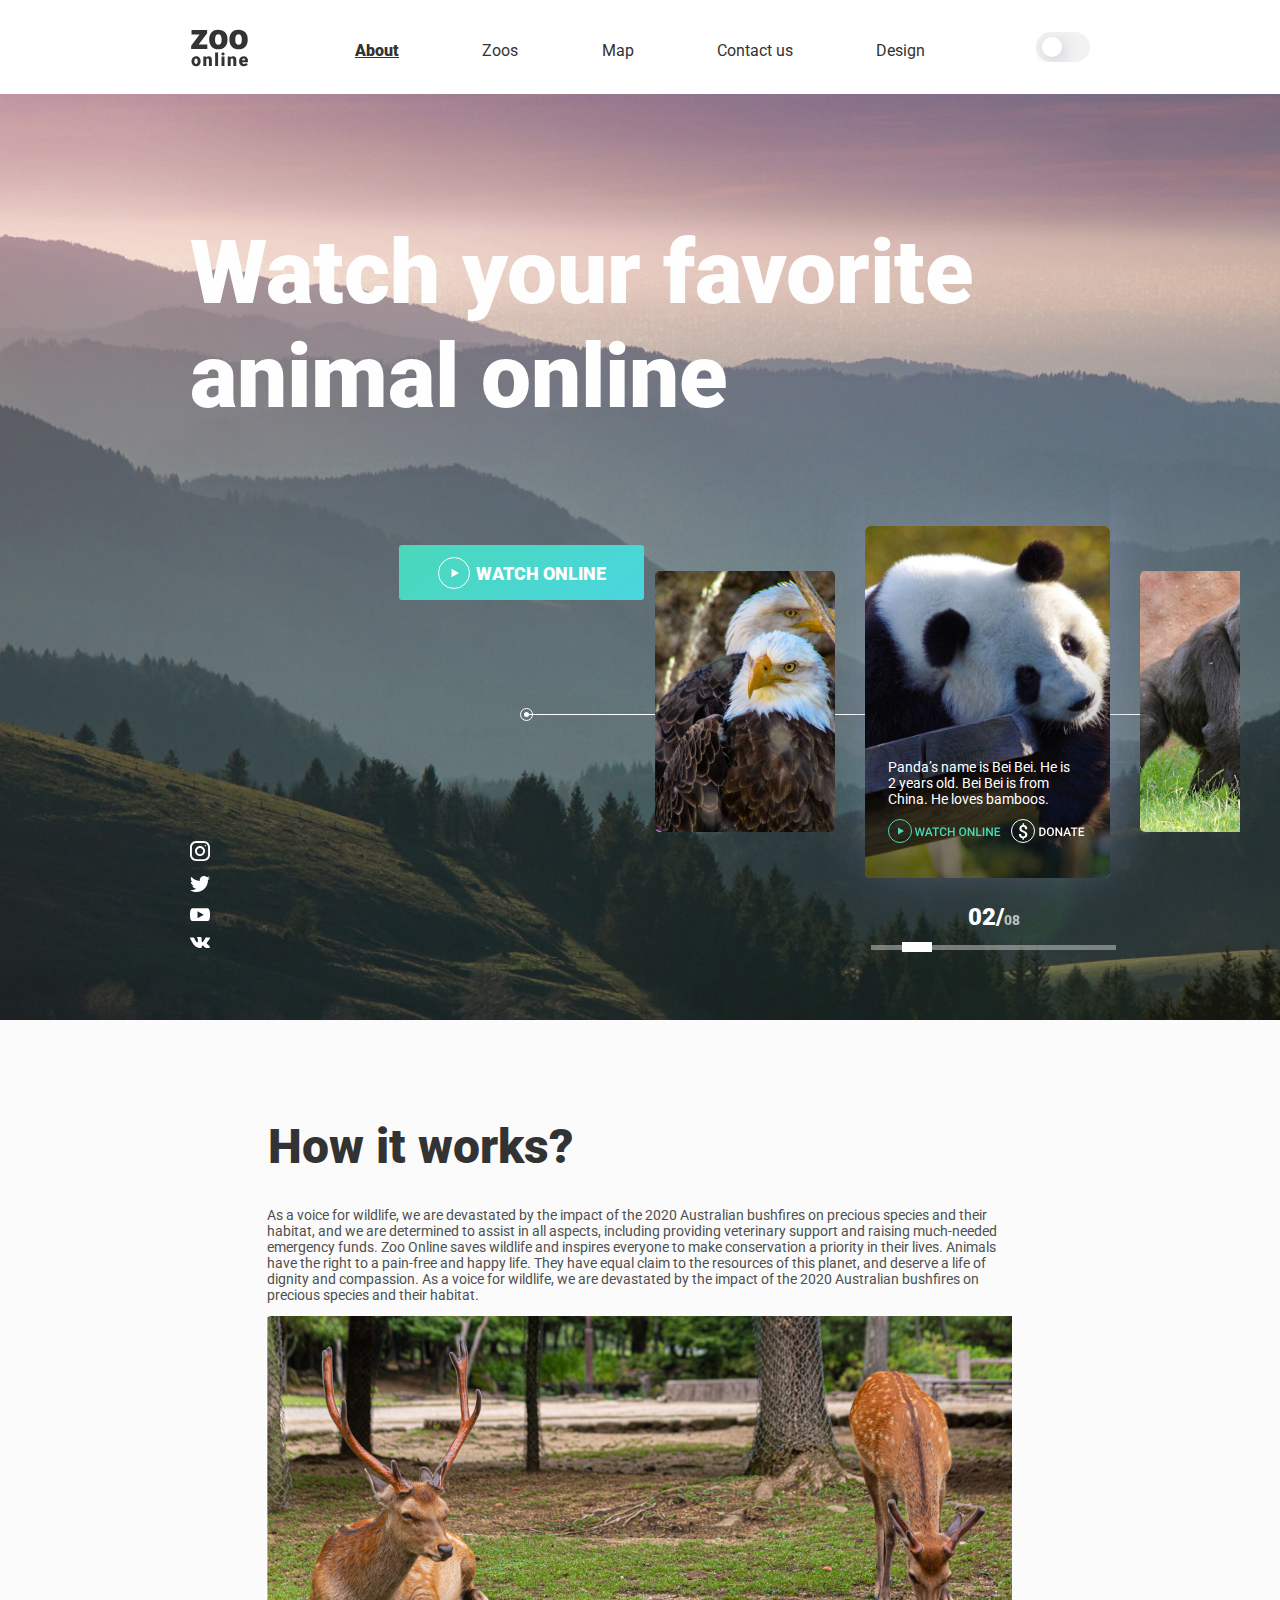
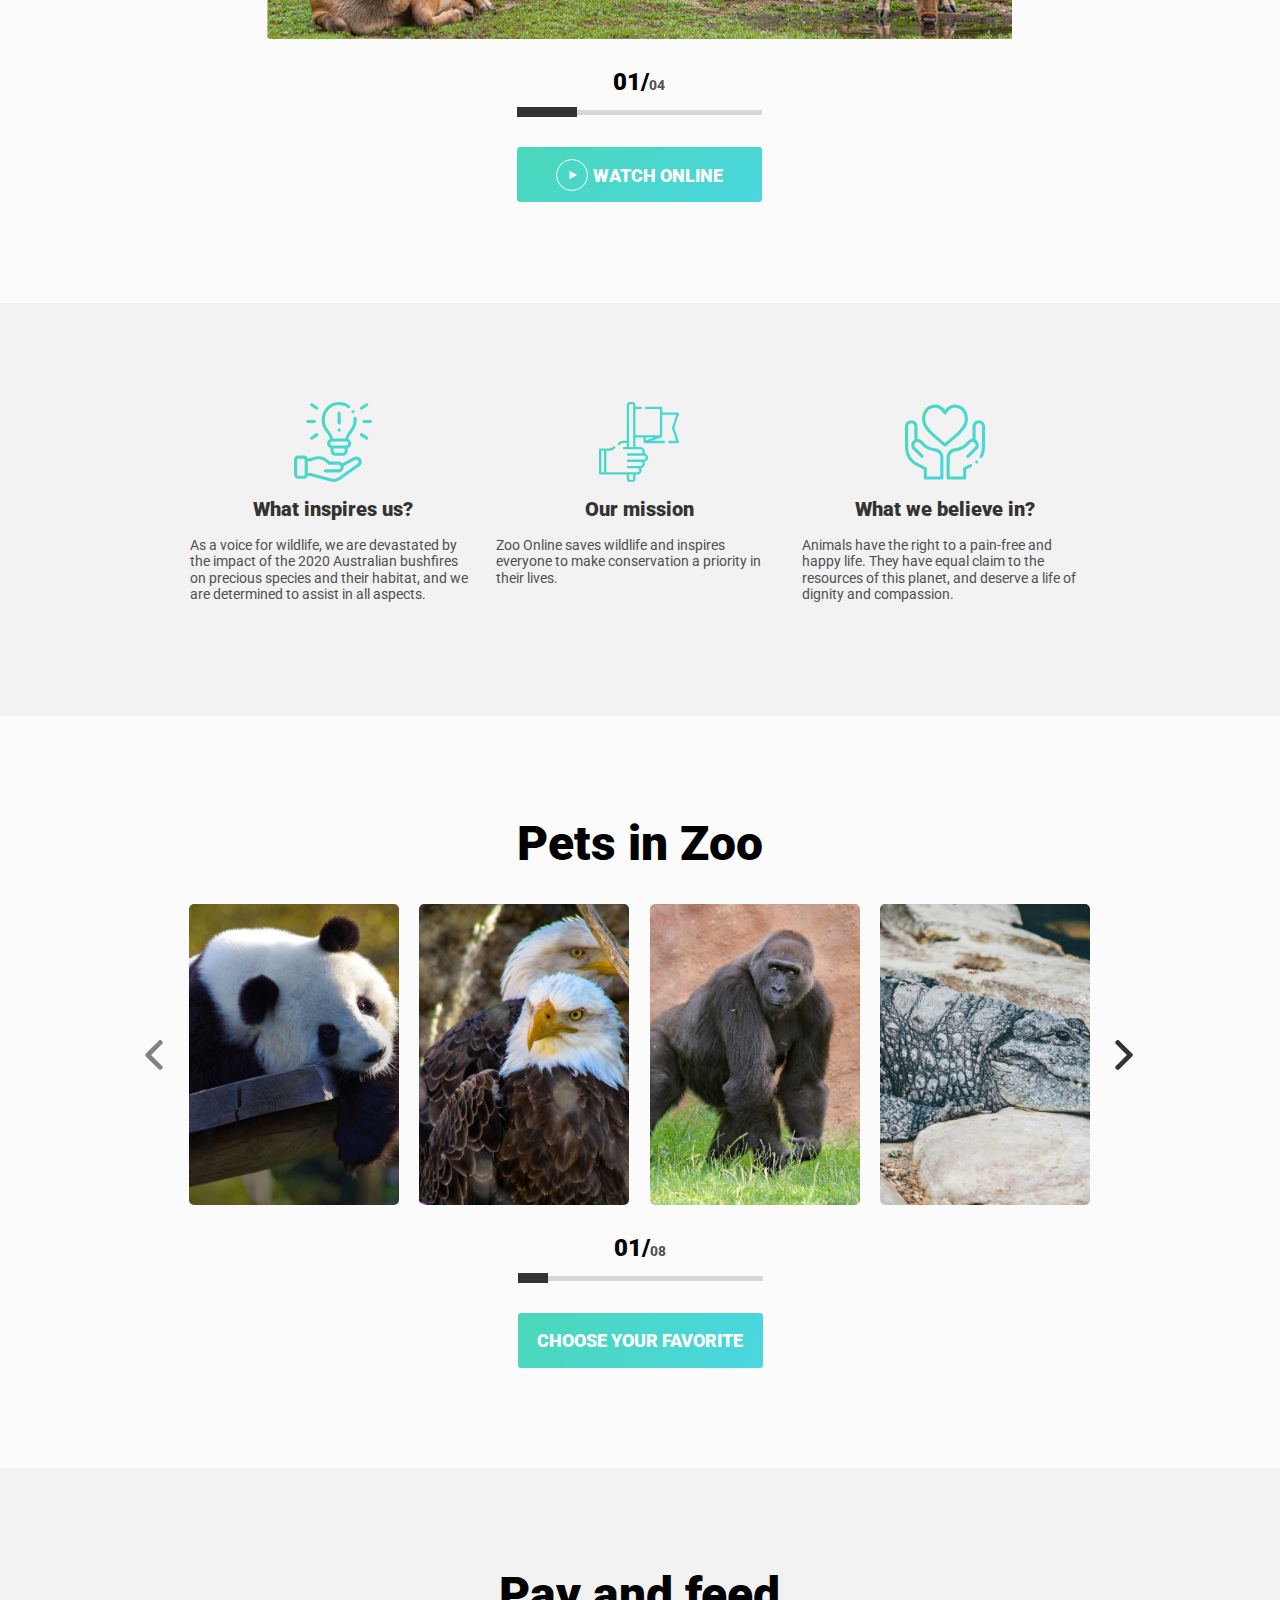
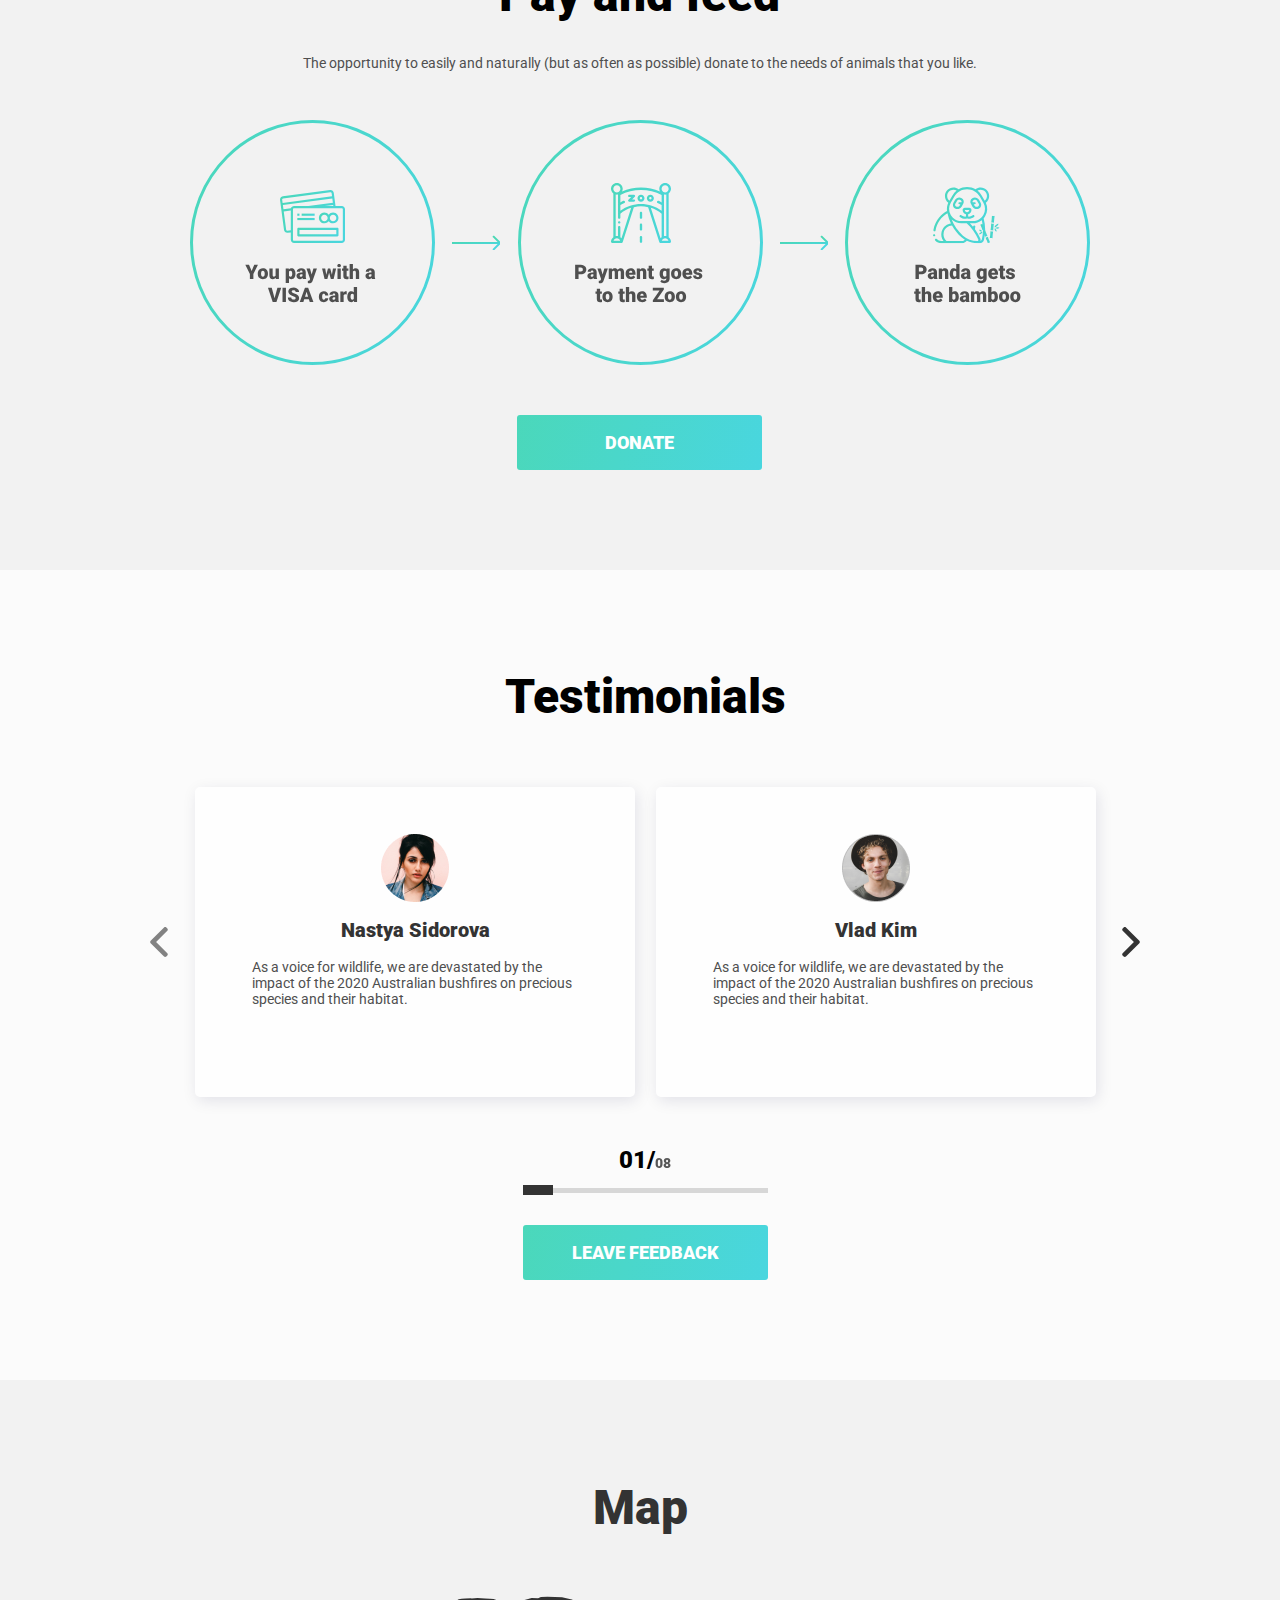
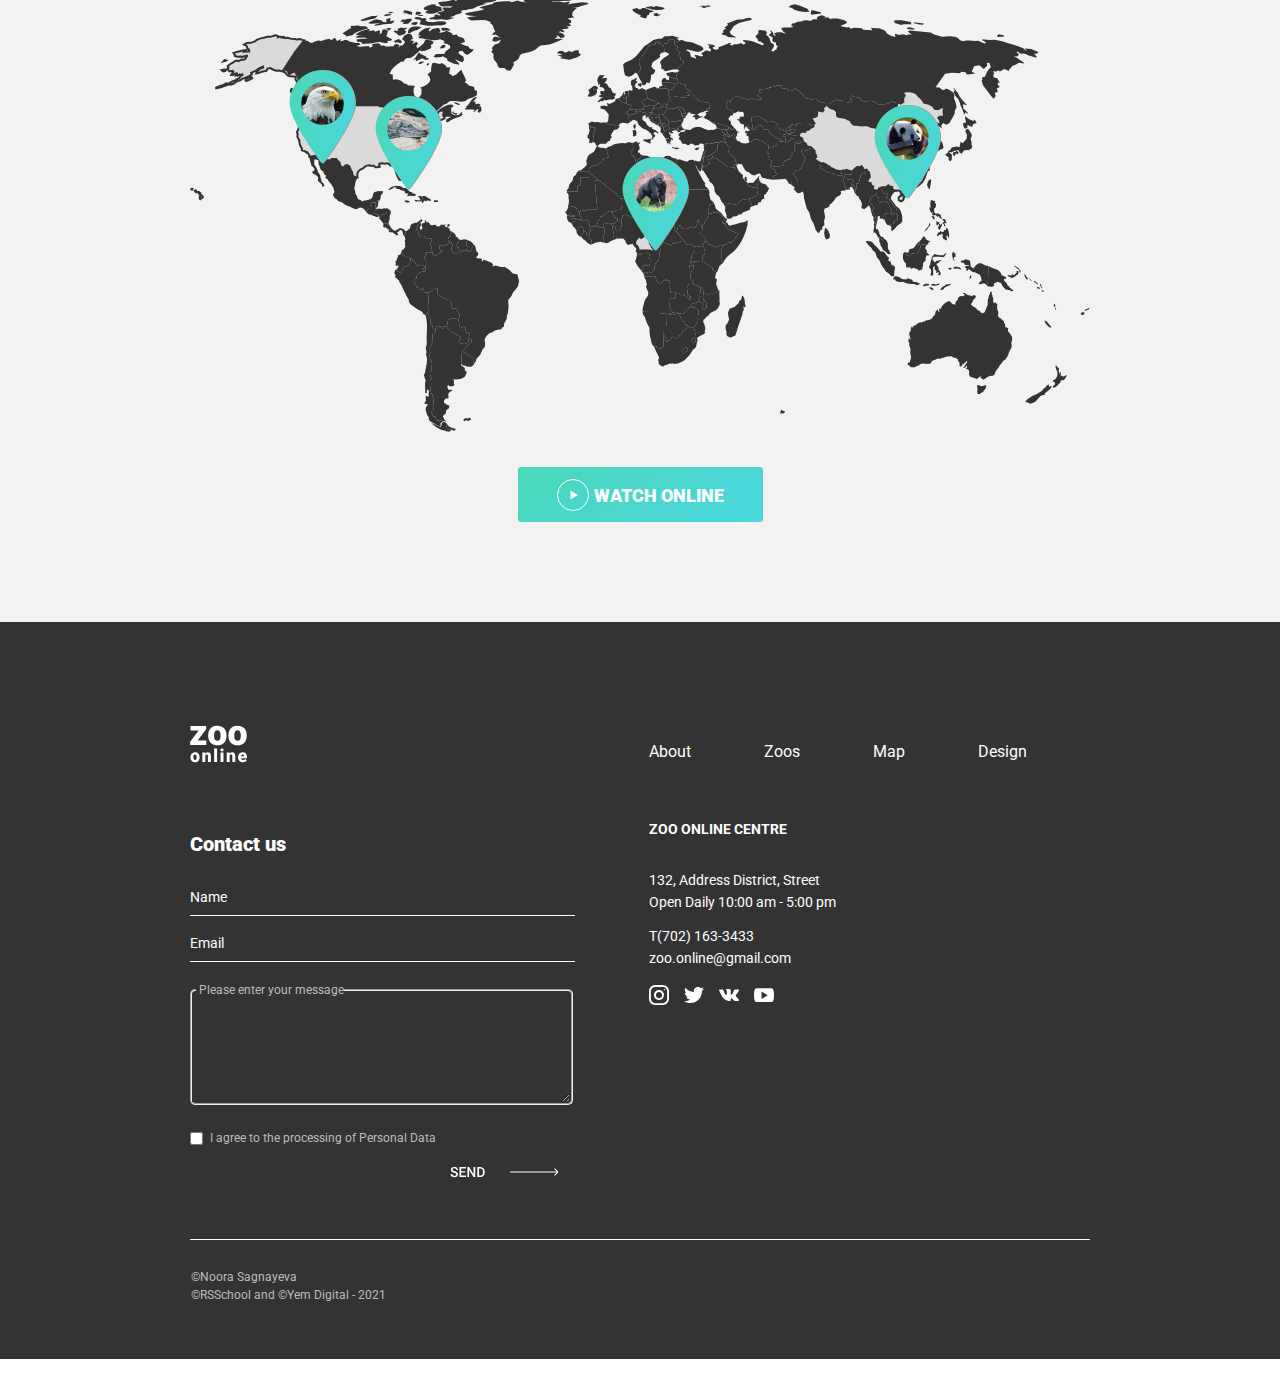
<file: online-zoo/index.html>
<!DOCTYPE html>
<html lang="en">

<head>
  <meta charset="UTF-8">
  <meta http-equiv="X-UA-Compatible" content="IE=edge">
  <link href="./css/style.css" rel="stylesheet">
  <title>online-zoo</title>
</head>

<body class="light-theme constant">
  <div class="wrapper-header">
    <header>
      <div class="logo"><a href="#"></a></div>
      <nav>
        <a class="this-page">About</a>
        <a href="zoos/panda.html">Zoos</a>
        <a href="map.html">Map</a>
        <a href="#zoos-contact-us">Contact us</a>
        <a href="https://www.figma.com/file/HKt5Nlx0jghQtJp6jW9q8F/zooApp?node-id=0%3A1">Design</a>
      </nav>
      <button class="btn switch-theme"></button>
    </header>
  </div>

  <!-- Section Watch -->
  <div class="wrapper-watch">
    <section class="watch">
      <h1>Online Zoo</h1>
      <h2 class="watch-title">Watch your favorite animal online</h2>
      <!--      <button class="btn big-watch-btn"><a href="zoos/panda.html">Watch online</a></button>-->
      <a href="zoos/panda.html" class="watch-online-button">Watch online</a></a>

      <nav class="networks">
        <a href="https://www.instagram.com/" class="insta"></a>
        <a href="https://www.twitter.com/" class="twit"></a>
        <a href="https://www.youtube.com/" class="youtube"></a>
        <a href="https://www.vk.com/" class="vk"></a>
      </nav>
      <!--- Gallery ---------------------------------------------------->
      <div class="gallery">
        <div class="white-line"></div>
        <div class="pictures">
          <figure class="watch-picture"><a href="zoos/eagle.html">
              <img src="./assets/eagle-399.png" alt="eagle"></a></figure>
          <figure class="watch-picture big-picture"><a href="zoos/panda.html">
              <img src="./assets/panda-399.png" alt="panda"></a>

            <figcaption class="pet-card">
              <p class="pet-card-text">Panda’s name is Bei Bei. He
                is 2 years old. Bei Bei is from China. He loves bamboos.</p>
              <button class="pet-card-button-watch"></button>
              <button class="pet-card-button-donate"></button>
            </figcaption>
          </figure>

          <figure class="watch-picture"><a href="zoos/gorilla.html">
              <img src="./assets/gorilla-399.png" alt="gorilla"></a></figure>
          <figure class="watch-picture"><a href="zoos/croco.html">
              <img src="./assets/croco-399.png" alt="croco"></a></figure>
          <figure class="watch-picture">
            <img src="./assets/fox-399.png" alt="fox">
          </figure>
        </div>
        <div class="ranger">
          <div class="ranger-indicator"><span>02/</span><span class="total-position">08</span></div>
          <input type="range" min="1" max="8" value="2" class="ranger-slider">
        </div>
      </div>
      <!-------------------------------------------------------------->
    </section>
  </div>

  <!-- Section How it works? -->
  <div class="wrapper-how-it">
    <section class="how-it">
      <article class="artcl">
        <h3 class="cap-h3">How it works?</h3>
        <p class="artcl-text">
          As a voice for wildlife, we are devastated
          by the impact of the 2020 Australian bushfires
          on precious species and their habitat, and
          we are determined to assist in all aspects,
          including providing veterinary support and
          raising much-needed emergency funds. Zoo
          Online saves wildlife and inspires everyone
          to make conservation a priority in their lives.
          Animals have the right to a pain-free and happy life.
          They have equal claim to the resources of this planet,
          and deserve a life of dignity and compassion.
          As a voice for wildlife, we are devastated by the
          impact of the 2020 Australian bushfires on precious
          species and their habitat.
        </p>
      </article class="">
      <figure class="picture-two-deers">
        <img src="assets/two-deers.jpg" alt="two deers">
      </figure>

      <div class="ranger">
        <div class="ranger-indicator"><span>01/</span><span class="total-position">04</span></div>
        <input type="range" min="1" max="4" value="1" class="ranger-slider">
      </div>
      <!--      <button class="btn big-watch-btn">Watch online</button>-->
      <a href="zoos/panda.html" class="watch-online-button">Watch online</a></a>

    </section>
  </div>

  <!-- Section What inspires -->
  <div class="wrapper-what-inspires">
    <section class="what-inspires">
      <article class="art art-one">
        <img src="assets/problem-solving 1.svg" alt="problem-solving">
        <h4 class="cap-h4">What inspires us?</h4>
        <p class="art-text">As a voice for wildlife, we are devastated by the
          impact of the 2020 Australian bushfires on precious
          species and their habitat, and we are determined to
          assist in all aspects.</p>
      </article>
      <article class="art art-two">
        <img src="assets/achievement 1.svg" alt="achievement">
        <h4 class="cap-h4">Our mission</h4>
        <p class="art-text">Zoo Online saves wildlife and inspires everyone to
          make conservation a priority in their lives. </p>
      </article>
      <article class="art art-three">
        <img src="assets/love 1.svg" alt="love">
        <h4 class="cap-h4">What we believe in?</h4>
        <p class="art-text">Animals have the right to a pain-free and happy life.
          They have equal claim to the resources of this planet,
          and deserve a life of dignity and compassion.</p>
      </article>
    </section>
  </div>
  <!-- Section Pets -->
  <div class="wrapper-pets">
    <section class="pets">
      <h3 class="cap-h3">Pets in Zoo</h3>
      <div class="slider-pets">
        <button class="btn pointer pointer-left"></button>

        <figure class="pets-picture">
          <div class="covering"><a href="zoos/panda.html"></a></div>
          <div class="shadowing"></div>

          <figcaption class="pet-card">
            <p class="pet-card-text">Panda’s name is Bei Bei. He
              is 2 years old. Bei Bei is from China. He loves bamboos.</p>
            <button class="pet-card-button-watch"></button>
            <button class="pet-card-button-donate"></button>
          </figcaption>

          <img src="assets/panda-399.png" alt="panda">
        </figure>

        <figure class="pets-picture">
          <div class="covering"><a href="zoos/eagle.html"></a></div>
          <div class="shadowing"></div>
          <figcaption class="pet-card">
            <p class="pet-card-text">Eagle’s name is Helicopter. He
              is 5 years old. He loves flying.</p>
            <button class="pet-card-button-watch"></button>
            <button class="pet-card-button-donate"></button>
          </figcaption>
          <img src="assets/eagle-399.png" alt="eagle">
        </figure>

        <figure class="pets-picture">
          <div class="covering"><a href="zoos/gorilla.html"></a></div>
          <div class="shadowing"></div>
          <figcaption class="pet-card">
            <p class="pet-card-text">Gorilla’s name is King Kong. King
              Kong is from Africa. He loves bag guys.</p>
            <button class="pet-card-button-watch"></button>
            <button class="pet-card-button-donate"></button>
          </figcaption>
          <img src="assets/gorilla-399.png" alt="gorilla">
        </figure>

        <figure class="pets-picture">
          <div class="covering"><a href="zoos/croco.html"></a></div>
          <div class="shadowing"></div>
          <figcaption class="pet-card">
            <p class="pet-card-text">Croco’s name is Gena.
              Gena is friend of Cheburashka. He loves fish.</p>
            <button class="pet-card-button-watch"></button>
            <button class="pet-card-button-donate"></button>
          </figcaption>
          <img src="assets/croco-399.png" alt="croco">
        </figure>

        <button class="btn pointer pointer-right"></button>
      </div>
      <div class="ranger">
        <div class="ranger-indicator"><span>01/</span><span class="total-position">08</span></div>
        <input type="range" min="1" max="8" value="1" class="ranger-slider">
      </div>
      <button class="btn green-btn"><a href="map.html">Choose your favorite</a></button>

    </section>
  </div>

  <!-- Section Pay -->
  <div class="wrapper-pay">
    <section class="pay">
      <h3 class="cap-h3">Pay and feed</h3>
      <p class="pay-text">The opportunity to easily and naturally
        (but as often as possible) donate to the needs of
        animals that you like.</p>
      <div class="payment-order">
        <div class="pay-step pay-one"></div>
        <div class="long-arrow"></div>
        <div class="pay-step pay-two"></div>
        <div class="long-arrow"></div>
        <div class="pay-step pay-three"></div>
      </div>
      <button class="btn green-btn">Donate</button>
  </div>

  <!-- Section Testi -->
  </section>
  </div>
  <div class="wrapper-testi">
    <section class="testi">
      <h3 class="cap-h3">Testimonials</h3>
      <div class="slider-testi">
        <button class="btn pointer pointer-left"></button>

        <div class="card card-1">
          <img src="assets/nastya-sidorova.png" alt="vlad-kim">
          <h5 class="cap-h5">Nastya Sidorova</h5>
          <p class="testi-text">As a voice for wildlife, we are devastated by
            the impact of the 2020 Australian bushfires on
            precious species and their habitat.
          </p>
        </div>

        <div class="card card-2">
          <img src="assets/vlad-kim.png" alt="vlad-kim">
          <h5 class="cap-h5">Vlad Kim</h5>
          <p class="testi-text">As a voice for wildlife, we are devastated by
            the impact of the 2020 Australian bushfires on
            precious species and their habitat.
          </p>
        </div>

        <button class="btn pointer pointer-right"></button>
      </div>
      <div class="ranger">
        <div class="ranger-indicator"><span>01/</span><span class="total-position">08</span></div>
        <input type="range" min="1" max="8" value="1" class="ranger-slider">
      </div>
      <button class="btn green-btn">Leave feedback</button>

    </section>
  </div>

  <!-- Section Header fof Map 2-->
  <div class="wrapper-header-map-2">
    <h2 class="header-map-2">Map</h2>
  </div>

  <!-- Section Map 2-->
  <div class="wrapper-map-2">
    <section class="map-2">
      <div class="map-2-div">

        <svg id="svg-map" width="1200" height="498" viewBox="0 0 1200 498" fill="none"
          xmlns="http://www.w3.org/2000/svg">
          <path
            d="M742.625 212.977L743.227 212.795L743.438 213.779L746.131 213.219L749.036 213.31L751.157 213.415L753.339 210.995L755.747 208.711L757.748 206.518L758.515 207.743L759.252 210.556L757.477 210.572L757.387 212.886L758.049 213.385L756.529 214.081L756.634 215.533L755.747 217.016L755.762 218.438L755.115 219.194L744.446 217.409L742.821 213.794L742.625 212.977Z"
            fill="#333333" />
          <path
            d="M771.425 172.316L775.111 173.677L777.609 173.193L778.076 171.574L780.694 171.045L782.454 169.956L782.665 167.112L785.434 166.416L785.75 165.146L787.51 166.099L788.563 166.204L790.459 166.235L793.152 166.991L794.266 167.43L796.538 166.28L797.802 166.961L798.614 165.327L800.661 165.403L801.082 164.888L801.187 163.451L802.421 162.211L804.407 163.013L804.242 164.102L805.295 164.268L805.521 167.278L807.071 168.443L808.124 167.687L809.583 167.339L811.404 165.736L813.796 166.008H817.302L818.1 167.036L816.204 167.43L814.594 168.095L810.757 168.504L807.221 169.26L805.506 170.803L806.574 172.316L807.266 174.101L805.807 175.598L806.183 176.96L805.446 178.245L802.165 178.14L803.881 180.499L801.834 181.392L800.706 183.54L801.202 185.688L799.999 186.686L798.675 186.353L796.102 186.822L795.876 187.821H793.303L791.648 189.833L791.919 192.873L787.615 194.34L785.163 194.038L784.561 194.809L782.424 194.356L779.024 194.9L773.005 193.07L775.758 189.848L775.187 187.549L772.493 186.943L771.937 184.69L770.432 181.846L771.636 179.879L770.071 179.365L770.658 176.763L771.425 172.316Z"
            fill="#333333" />
          <path
            d="M631.401 150.185L631.055 151.395L631.612 152.923L633.071 153.8L633.056 154.738L631.988 155.253L631.853 156.417L630.378 158.142L629.791 157.885L629.686 157.098L627.745 155.903L627.354 154.209L627.504 151.773L627.91 150.669L627.308 150.094L627.022 148.96L628.377 147.205L628.617 147.886L629.505 147.568L630.273 148.521L631.1 148.884L631.401 150.185Z"
            fill="#333333" />
          <path
            d="M708.966 152.909L713.571 152.35L714.398 153.287L715.752 153.908L715.196 154.8L717.137 156.025L716.339 157.16L717.889 158.128L719.484 158.718L719.86 161.184L718.656 161.29L717.016 159.232L716.956 158.688H715.466L714.353 157.735L713.661 157.826L712.201 156.782L709.583 155.904L709.689 154.165L708.966 152.909Z"
            fill="#333333" />
          <path
            d="M620.357 320.168L621.214 322.83L622.222 324.963L623.035 326.112L624.389 327.973L626.736 327.686L627.91 327.186L629.881 327.686L630.408 326.793L631.326 324.721L633.538 324.585L633.733 323.964L635.554 323.949L635.223 325.235L639.541 325.205L639.586 327.444L640.293 328.82L639.737 330.968L639.978 333.146L641.136 334.478L640.895 338.698L641.768 338.38L643.318 338.471L645.53 337.942L647.14 338.138L647.501 339.243L647.064 340.982L647.651 342.646L647.11 343.977L647.38 345.203L640.008 345.157L639.616 356.487L641.934 359.407L644.176 361.63L637.66 363.083L629.129 362.583L626.722 360.874L612.412 361.025L611.87 361.267L609.794 359.664L607.507 359.558L605.385 360.163L603.67 360.844L603.369 358.605L603.896 355.474L605.16 352.206L605.355 350.678L606.544 347.472L607.402 346.019L609.463 343.69L610.607 342.102L611.013 339.47L610.847 337.442L609.794 336.172L608.861 334.009L608.003 331.876L608.199 331.135L609.298 329.728L608.244 326.294L607.537 323.904L605.762 321.65L606.108 320.969L607.582 320.485L608.605 320.561L609.854 320.122L620.357 320.168ZM606.514 319.487L605.611 319.865L604.678 317.188L606.123 315.645L607.191 315.055L608.53 316.265L607.221 317.021L606.634 317.929L606.514 319.487Z"
            fill="#333333" />
          <path
            d="M353.354 496.167L350.375 496.349L348.388 495.078L346.432 494.987H343.002L340.745 486.985L342.445 488.649L344.792 491.326L349.562 493.474L354.287 494.382L353.354 496.167ZM334.305 377.845L336.607 380.416L337.705 377.557L341.723 377.709L342.355 378.465L349.321 384.289L352.24 384.818L356.754 387.45L360.471 388.857L361.133 390.43L358.229 395.846L361.84 396.814L365.797 397.358L368.491 396.783L371.38 394.046L371.666 390.899L373.336 390.218L375.262 392.276L375.457 395.135L372.719 397.101L370.522 398.538L366.956 402.002L362.863 406.873L362.322 409.732L361.84 413.393L362.322 416.948L361.675 417.749L361.705 420.049L361.72 421.909L366.49 424.98L366.354 427.431L368.701 428.989L368.777 430.728L366.174 435.312L361.434 437.233L354.753 437.974L350.961 437.611L352.03 439.744L351.789 442.421L352.737 444.221L350.931 445.477L347.561 445.976L344.085 444.675L342.957 445.613L344.1 449.153L346.568 450.242L348.193 449.107L349.532 450.968L346.658 452.072L344.416 454.296L344.657 457.896L344.266 459.802L341.121 459.817L338.909 461.648L338.563 464.325L342.4 466.942L345.71 467.668L345.319 470.875L341.903 472.902L340.805 477.092L338.187 478.499L337.284 480.178L339.315 483.899L342.024 485.972L340.609 485.79L337.465 485.23L329.52 484.746L327.594 482.659L326.917 479.981L324.81 480.208L323.306 478.907L321.997 475.126L324.088 473.552L324.555 471.283L323.712 469.468L324.705 466.412L324.795 461.678L323.953 459.575L325.247 458.91L324.585 457.548L322.884 456.837L323.652 455.34L321.846 453.978L320.176 449.864L321.365 449.138L319.905 444.781L319.965 441.12L320.251 437.929L322.042 436.628L320.372 433.149L319.77 429.866L321.952 427.536L321.38 424.556L322.764 421.062L322.268 417.78L321.274 417.129L318.762 410.973L320.372 407.297L319.574 403.848L320.402 400.611L322.252 397.252L324.449 395.044L323.231 393.637L323.832 392.503L323.065 386.558L326.691 384.788L327.519 381.097L327.007 380.204L329.625 376.982L334.305 377.845Z"
            fill="#333333" />
          <path
            d="M618.055 127.799L617.889 129.266H616.038L616.73 130.037L615.752 132.337L615.166 132.942L612.277 133.033L610.651 133.849L607.898 133.562L603.143 132.639L602.346 131.399L599.111 132.019L598.75 132.7L596.733 132.201L595.048 132.095L593.528 131.444L594.01 130.567L593.859 129.932L594.837 129.735L596.553 130.733L596.974 129.795L599.893 129.947L602.225 129.296L603.805 129.417L604.858 130.143L605.144 129.538L604.573 127.209L605.731 126.755L606.815 125.106L609.297 126.256L611.073 124.804L612.201 124.531L614.819 125.62L616.339 125.439L617.889 126.104L617.663 126.558L618.055 127.799Z"
            fill="#333333" />
          <path
            d="M1052.27 444.631L1055.02 445.872L1057.05 445.388L1059.97 444.692L1061.9 444.934L1060.32 449.169L1058.63 450.41L1057.02 453.284L1056.29 452.301L1052.86 454.797L1052.26 454.6L1050.24 454.494L1049.53 451.439L1050.07 449.079L1049.44 445.963L1050.19 444.329L1052.27 444.631ZM1070.76 348.243L1071.68 351.041L1074.12 349.695L1075.1 351.208L1076.62 352.584L1076.03 354.173L1076.34 357.228L1076.62 358.998L1077.44 359.437L1077.92 362.477L1077.28 364.323L1078 366.743L1081.49 368.604L1083.66 370.298L1085.73 371.856L1085.1 372.718L1086.68 374.942L1087.25 378.799L1088.82 378.013L1089.9 379.571L1090.88 379.011L1090.65 382.793L1092.64 384.986L1093.95 386.347L1095.98 389.222L1096.24 392.096L1095.8 394.123L1094.97 396.331L1095.8 399.357L1094.7 402.518L1093.62 404.167L1091.74 407.359L1091.18 409.401L1089.69 411.957L1087.13 415.21L1084 416.964L1081.82 419.717L1080.08 421.487L1077.98 424.573L1076.03 426.343L1074.19 429.02L1072.84 431.486L1072.6 432.606L1070.18 433.846L1066.32 433.982L1062.62 435.449L1060.53 436.826L1057.9 438.354L1055.7 436.781L1053.85 436.145L1055.08 434.285L1052.98 434.965L1049.04 437.552L1046.46 436.584L1044.75 436.024L1042.9 435.767L1039.99 434.738L1038.58 432.53L1038.89 429.822L1038.71 428.022L1037.52 426.57L1034.38 426.131L1036.06 424.407L1036.09 421.76L1033.63 424.225L1030.38 424.876L1032.8 422.909L1033.96 420.852L1035.82 419.097L1036.35 416.45L1032.63 419.506L1030.12 420.716L1027.92 423.56L1025.7 422.092L1026.39 420.201L1025.02 417.6L1023.61 416.268L1024.48 415.452L1020.67 413.288L1018.28 413.183L1015.45 411.443L1009.18 411.776L1004.36 413.062L1000.12 414.257L996.898 414.015L992.761 415.845L989.556 416.662L988.382 418.538L986.712 419.99L983.778 420.08L981.536 420.398L978.677 419.748L976.104 420.126L973.697 420.292L971.139 422.198L970.191 422.032L968.19 423.045L966.233 424.18L963.766 424.044H961.479L958.454 421.76L956.784 421.079L957.401 419.037L959.222 418.553L960.019 417.736L960.215 416.465L961.253 413.984L961.388 411.867L960.41 408.251L960.305 406.224L960.907 404.182L960.034 401.868L960.17 400.824L958.921 399.402L959.056 396.604L957.627 393.775L957.431 392.262L958.665 393.805L958.123 390.492L959.658 391.521L960.425 392.913L960.711 391.082L959.508 388.269L959.372 387.149L958.755 386.09L959.493 384.018L960.365 383.141L961.133 381.356L961.103 379.283L962.968 376.712L962.788 379.434L964.669 376.969L967.708 375.789L969.664 374.261L972.538 372.96L974.178 372.688L975.081 373.127L978.06 371.795L980.257 371.402L980.904 370.616L981.882 370.298L983.808 370.374L987.675 369.33L989.812 367.757L991 365.851L993.317 364.035L993.663 362.613L994.025 360.677L996.883 357.652L997.967 360.723L999.562 360.027L998.524 358.333L999.863 356.608L1001.32 357.38L1002.09 354.672L1004.23 352.917L1005.23 351.51L1007.09 350.905L1007.25 349.907L1008.77 350.33L1008.92 349.438L1010.55 348.924L1012.31 348.44L1014.74 350.073L1016.46 352.191L1018.67 352.206L1020.88 352.539L1020.36 350.587L1022.37 347.729L1024.07 346.806L1023.62 345.913L1025.37 343.886L1027.64 342.631L1029.41 343.054L1032.47 342.374L1032.57 340.558L1030.08 339.378L1032.02 338.864L1034.29 339.757L1036.03 341.209L1038.94 342.116L1039.98 341.769L1042.07 342.858L1044.25 341.844L1045.54 342.147L1046.45 341.466L1047.89 343.221L1046.75 345.127L1045.24 346.564L1044.01 346.685L1044.27 348.107L1043 349.892L1041.54 351.646L1041.66 352.645L1044.22 354.611L1046.79 355.761L1048.45 356.986L1050.71 359.089H1051.7L1053.41 359.996L1053.77 361.101L1056.96 362.311L1059.48 361.086L1060.47 359.18L1061.4 357.606L1062.13 355.64L1063.59 352.811L1063.31 351.087L1063.71 350.058L1063.54 348.016L1064.32 345.338L1065.09 344.612L1064.67 343.417L1065.72 341.542L1066.59 339.575L1066.79 338.562L1068.23 337.23L1069.06 338.97L1069.08 341.209L1069.92 341.632V343.13L1071 344.945L1071.03 346.957L1070.76 348.243Z"
            fill="#333333" />
          <path
            d="M714.353 157.735L715.466 158.688H716.971L717.016 159.232L718.656 161.29L716.264 160.821L714.353 159.172L713.661 157.826L714.353 157.735ZM721.665 152.456L723.185 152.698L723.637 151.79L725.442 150.353L727.473 152.229L729.55 154.755L731.145 154.921L732.319 155.889L729.58 156.177L729.369 158.945L728.948 160.201L727.82 161.032L728.136 162.802L727.308 162.984L724.961 161.108L725.894 159.338L724.765 158.295L723.531 158.552L719.86 161.184L719.484 158.718L717.889 158.128L716.339 157.16L717.151 156.025L715.195 154.8L715.752 153.908L714.398 153.288L713.57 152.35L714.323 151.775L716.971 152.788L718.807 153L719.213 152.592L717.302 150.655L718.099 150.156L719.062 150.277L721.665 152.456Z"
            fill="#333333" />
          <path
            d="M625.458 139.462L626.661 139.446L625.924 141.02L627.624 142.396L627.233 144.075L626.451 144.227L625.849 144.559L624.811 145.376L624.434 147.343L621.395 145.996L620.056 144.499L618.732 143.712L617.137 142.381L616.354 141.277L614.639 139.598L615.256 138.115L616.49 138.947L617.182 138.206L618.717 138.115L621.621 138.72L623.908 138.66L625.458 139.462Z"
            fill="#333333" />
          <path
            d="M887.389 220.829L887.645 223.37L886.351 222.841L886.938 225.7L885.704 223.839L885.283 222.039L884.395 220.314L882.649 218.242L879.399 218.106L879.911 219.573L879.068 221.555L877.488 220.829L877.052 221.479L876.014 221.086L874.615 220.768L873.697 217.834L872.132 215.156L872.433 213.008L870.146 212.055L870.748 210.754L872.734 209.438L869.95 207.547L870.823 205.127L873.817 206.67L875.502 206.851L876.179 209.317L879.565 209.816L882.8 209.756L884.906 210.361L883.733 213.386L882.198 213.583L881.401 215.61L883.567 217.455L883.823 215.186L884.786 215.171L887.389 220.829Z"
            fill="#333333" />
          <path
            d="M573.005 116.286L575.382 116.573L578.377 115.832L580.468 117.39L582.274 118.222L581.958 120.642L581.115 120.778L580.799 122.775L577.91 121.142L576.24 121.429L573.938 119.735L572.403 118.313L570.898 118.252L570.417 116.997L573.005 116.286Z"
            fill="#333333" />
          <path
            d="M552.21 264.954L549.788 264.031L548.118 264.168L546.869 265.06L545.274 264.319L544.657 263.139L543.062 262.368L542.836 260.295L543.814 258.782L543.739 257.587L546.553 254.638L547.08 252.187L548.058 251.325L549.773 251.809L551.263 251.083L551.744 250.16L554.498 248.572L555.175 247.452L558.485 245.985L560.426 245.471L561.314 246.151L563.586 246.136L563.3 247.861L563.781 249.494L565.767 251.809L565.888 253.533L569.965 254.335L569.89 256.786L569.123 257.845L567.392 258.177L566.67 259.735L565.451 260.129L562.337 260.053L560.697 259.781L559.553 260.356L557.988 260.083L551.819 260.265L551.729 262.277L552.21 264.954Z"
            fill="#333333" />
          <path
            d="M637.765 141.686L638.834 143.153L640.098 142.896L642.701 143.455L647.621 143.637L649.201 142.729L653.068 141.897L655.596 143.198L657.597 143.576L655.987 145.044L654.979 147.6L656.228 149.642L653.309 149.158L649.968 150.278L650.074 152.063L647.034 152.395L644.582 151.155L641.948 152.138L639.466 152.032L639.059 149.673L637.314 148.523L637.826 148.024L637.434 147.6L637.916 146.466L639.12 145.346L637.389 143.803L636.998 142.502L637.765 141.686Z"
            fill="#333333" />
          <path
            d="M666.715 315.266L666.52 310.985L665.632 309.366L667.799 309.638L668.897 307.611L670.793 307.853L670.988 309.245L671.756 310.062L671.786 311.212L670.898 311.953L669.499 313.813L668.19 315.099L666.715 315.266Z"
            fill="#333333" />
          <path
            d="M571.831 276.995L568.897 277.403L568.009 274.953L568.175 266.784L567.453 266.043L567.317 264.304L566.083 263.063L565 262.004L565.451 260.129L566.67 259.735L567.392 258.177L569.123 257.844L569.89 256.785L571.079 255.742L572.358 255.727L575.066 257.769L574.931 258.964L575.728 261.066L575.036 262.503L575.412 263.456L573.697 265.665L572.599 266.754L571.937 268.993L572.027 271.262L571.831 276.995Z"
            fill="#333333" />
          <path
            d="M968.867 283.152L970.236 281.821L973.185 279.885L973.095 281.624L972.96 283.909L971.259 283.788L970.552 284.998L968.867 283.152Z"
            fill="#333333" />
          <path
            d="M341.723 377.709L337.706 377.558L336.607 380.417L334.305 377.845L329.626 376.983L327.007 380.205L324.525 380.689L322.689 375.773L320.432 371.779L321.245 368.33L319.274 366.818L318.596 364.261L316.685 361.826L318.626 357.983L316.896 354.988L317.633 353.793L316.911 352.477L318.19 350.692L318.07 347.667L318.1 345.171L318.807 343.961L315.452 338.228L318.1 338.53L319.921 338.455L320.673 337.381L323.712 335.928L325.518 334.597L330.152 333.992L329.881 336.67L330.378 338.031L330.197 340.421L334.2 343.613L338.202 344.188L339.662 345.519L342.099 346.23L343.619 347.258L345.846 347.228L347.952 348.287L348.223 350.344L348.96 351.388L349.096 352.916L348.073 352.976L349.668 357.121L356.454 357.272L356.062 359.33L356.529 360.737L358.515 361.735L359.493 363.943L359.057 366.757L358.199 368.315L358.681 370.342L357.627 371.083L357.492 369.979L354.076 368.164L350.811 368.118L344.747 369.147L343.303 372.278L343.378 374.199L342.355 378.465L341.723 377.709Z"
            fill="#333333" />
          <path
            d="M362.863 406.873L366.956 402.017L370.522 398.553L372.719 397.101L375.457 395.135L375.277 392.276L373.336 390.218L371.666 390.914L372.177 388.842L372.463 386.739L372.298 384.788L370.989 384.137L369.725 384.712L368.401 384.546L367.874 383.184L367.287 379.917L366.55 378.843L364.097 377.89L362.728 378.586L358.966 377.905L358.816 373.065L357.627 371.083L358.68 370.342L358.199 368.315L359.057 366.757L359.493 363.943L358.515 361.734L356.529 360.736L356.062 359.329L356.454 357.272L349.668 357.121L348.073 352.976L349.096 352.915L348.96 351.388L348.223 350.344L347.952 348.287L345.846 347.228L343.619 347.258L342.099 346.229L339.662 345.518L338.202 344.187L334.2 343.612L330.197 340.421L330.378 338.031L329.881 336.669L330.152 333.992L325.518 334.597L323.712 335.928L320.673 337.38L319.92 338.454L318.1 338.53L315.451 338.227L313.465 338.847L311.84 338.439V333.024L309.012 335.126L305.867 335.035L304.452 333.129L302.075 332.933L302.767 331.405L300.706 329.242L299.111 326.035L300.029 325.385L299.969 323.872L302.09 322.843L301.684 320.922L302.557 319.682L302.782 318.033L306.8 315.597L309.704 314.917L310.17 314.387L313.375 314.554L314.865 304.797L314.94 303.254L314.368 301.212L312.788 299.911L312.803 297.339L314.82 296.749L315.527 297.112L315.662 295.751L313.571 295.388L313.541 293.164L320.477 293.24L321.666 292.015L322.644 293.134L323.336 295.237L324.013 294.798L325.954 296.674L328.723 296.447L329.43 295.358L332.078 294.526L333.553 293.951L333.974 292.438L336.517 291.425L336.336 290.683L333.327 290.381L332.86 288.127L333.026 285.752L331.446 284.829L332.123 284.496L334.756 284.95L337.57 285.843L338.608 284.996L341.181 284.451L345.184 283.12L346.508 281.759L346.056 280.76L347.922 280.594L348.72 281.426L348.238 282.984L349.457 283.528L350.239 285.177L349.231 286.433L348.629 289.458L349.532 291.258L349.773 292.907L351.955 294.571L353.7 294.753L354.106 294.057L355.235 293.89L356.845 293.27L358.003 292.332L359.974 292.635L360.847 292.499L362.773 292.786L363.104 292.06L362.517 291.364L362.878 290.32L364.308 290.638L365.993 290.275L368.024 291.031L369.574 291.773L370.688 290.804L371.485 290.956L371.967 291.954L373.667 291.697L375.051 290.351L376.165 287.734L378.316 284.466L379.52 284.3L380.378 286.266L382.319 292.499L384.23 293.073L384.32 295.539L381.627 298.459L382.74 299.533L389.029 300.092L389.165 303.662L391.873 301.333L396.357 302.603L402.286 304.782L404.031 306.869L403.459 308.836L407.597 307.731L414.534 309.622L419.86 309.486L425.141 312.421L429.731 316.414L432.484 317.443L435.524 317.579L436.833 318.698L438.097 323.236L438.728 325.385L437.404 331.269L435.644 333.598L430.754 338.545L428.602 342.569L426.074 345.655L425.187 345.73L424.284 348.347L424.765 355.018L424.013 360.509L423.727 362.854L422.674 364.261L422.283 369.026L418.957 373.67L418.551 377.361L415.813 378.903L415.12 381.036L411.314 381.021L405.882 382.398L403.519 383.986L399.683 385.03L395.77 387.859L393.092 391.398L392.806 394.061L393.543 396.027L393.212 399.627L392.581 401.367L390.339 403.333L387.119 409.611L384.38 412.44L382.213 414.119L381.025 417.507L378.993 419.549L377.805 417.522L379.129 415.828L376.857 413.408L373.923 411.441L370.116 409.142L368.852 409.248L365.075 406.495L362.863 406.873Z"
            fill="#333333" />
          <path
            d="M290.911 214.703L290.038 214.884L289.391 212.827L288.217 211.798L289.255 209.529L290.279 209.681L291.151 212.63L290.911 214.703ZM291.181 204.659L287.299 205.233L287.239 203.902L288.924 203.63L291.197 203.736L291.181 204.659ZM294.04 204.613L293.107 207.154L292.521 206.701L292.822 204.84L291.452 203.433L291.497 203.01L294.04 204.613Z"
            fill="#333333" />
          <path
            d="M880.98 200.407L882.574 201.541L882.695 203.735L879.866 203.841L876.887 203.599L874.78 204.158L871.41 202.812L871.229 202.086L873.11 199.439L874.826 198.531L877.444 199.363L879.294 199.454L880.98 200.407Z"
            fill="#333333" />
          <path
            d="M652.662 365.23L653.354 365.88L654.392 367.938L658.244 371.856L659.749 372.234L659.703 373.489L660.651 375.743L663.345 376.288L665.526 377.906L660.456 380.523L657.206 383.186L655.942 385.561L654.828 386.907L652.917 387.194L652.24 388.888L651.834 390.008L649.562 390.84L646.733 390.658L645.108 389.66L643.649 389.236L641.918 390.053L641 391.763L639.315 392.837L637.51 394.425L634.997 394.788L634.259 393.548L634.666 391.369L632.71 387.981L631.777 387.451L632.078 377.044L635.554 376.923L635.99 364.232L638.608 364.111L644.085 362.855L645.394 364.337L647.681 362.931H648.749L650.766 362.129L651.398 362.386L652.662 365.23Z"
            fill="#333333" />
          <path
            d="M637.585 107.119L640.684 107.134L644.025 105.788L644.551 103.776L647.034 102.627L646.553 101.038L648.418 100.433L651.653 99.0566L655.114 99.9491L655.686 100.842L657.296 100.403L660.516 101.265L661.057 102.944L660.501 103.897L662.803 106.242L664.202 106.892L664.097 107.543L666.339 108.163L667.392 109.116L666.249 109.903L663.63 109.782L663.059 110.114L663.962 111.294L665.045 113.594L662.291 113.805L661.389 114.577V116.377L660.064 116.029L657.16 116.211L656.213 115.379L655.069 115.999L653.79 115.484L651.232 115.409L647.531 114.547L644.22 114.274L641.723 114.35L640.037 115.318L638.503 115.454L638.292 113.866L637.148 112.217L639.014 111.476L638.894 110.054L637.871 108.692L637.585 107.119Z"
            fill="#333333" />
          <path
            d="M247.802 235.895L247.832 235.366L248.268 235.2L248.87 235.623L250.345 233.475L251.022 233.43L250.992 233.959L251.654 233.974L251.488 234.942L250.766 236.47L251.022 237.03L250.54 238.3L250.721 238.648L250.149 240.449L249.367 241.386L248.72 241.492L247.907 242.733H246.854L247.501 238.709L247.802 235.895Z"
            fill="#333333" />
          <path
            d="M300.796 19.3981L302.045 17.9157L305.325 18.0518L306.634 18.2939L308.605 19.5343L306.679 20.82L302.045 21.5613L300.646 20.7293L300.796 19.3981ZM310.26 22.7412L310.953 22.3327L309.658 21.6672L304.317 21.6218L304.121 22.6201L308.951 22.8471L310.26 22.7412ZM334.726 37.7017L336.652 39.5925L337.344 39.8043L340.73 39.3202L343.724 39.3959L346.673 39.5018L347.004 38.5185L343.333 36.552L337.164 36.1738L335.659 36.4159L334.726 37.7017ZM286.607 18.6115L282.936 19.6704L288.714 19.8065L291.949 20.9562L295.921 21.3646L296.327 19.8671L295.996 18.1728L290.233 16.8719L285.599 16.3879L284.32 17.7493L286.607 18.6115ZM313.435 16.1307L318.25 16.1005L315.256 17.0534L313.977 18.3392L315.482 19.8065L320.582 20.2604L325.518 20.0032L332.77 17.3106L337.314 16.2517L335.208 15.1021L335.373 12.7423L331.807 12.0767L328.256 11.3052L326.992 9.39924L320.868 9.58076L321.094 10.3976L318.205 10.6548L315.241 11.7439L311.765 13.3322L311.75 14.9357L313.435 16.1307ZM237.555 30.9399L240.79 31.5904L253.67 31.1668L246.433 32.74L245.695 33.9048L250.014 33.8292L258.425 32.2711L268.295 31.7265L271.5 30.0323L272.614 28.2776L269.89 28.1263L266.896 28.7163L267.031 27.4456L267.754 25.7514L265.376 25.3279L261.585 26.6288L262.232 30.0475L257.672 29.7752L254.874 27.6574L248.419 26.4624L244.823 27.4608L237.555 30.9399ZM271.876 18.8838L269.243 18.1577L268.009 17.9913L264.097 19.0653L263.495 19.5645L267.889 19.5796L271.876 18.8838ZM267.031 22.1058L269.048 21.0469L265.888 20.4873L261.6 20.8503L258.199 21.9848L260.953 23.1345L267.031 22.1058ZM285.96 32.1047L290.82 31.7417L294.296 29.0793L295.785 27.249L295.154 25.6001L294.522 26.0691L290.895 25.8573L285.704 27.0826L282.876 26.9616L280.573 29.7298L285.313 29.4575L283.462 31.5299L285.96 32.1047ZM269.424 49.5158L265.391 47.8216L261.855 46.0517L262.863 43.5406L263.811 40.0615L261.81 38.6093L259.493 38.0496L256.574 38.5639L255.596 42.2246L252.978 43.707L253.489 40.1976L251.879 39.0177L247.155 40.8481L244.747 39.048L237.525 40.122L240.399 38.458L238.142 37.7622L228.632 39.9404L225.382 41.3624L220.643 44.0398L224.826 44.9777L229.294 44.9323L221.44 46.3542L221.861 47.6703L225.894 47.7459L232.289 47.4585L237.209 48.2905L232.951 48.9258L228.993 48.7594L224.028 49.3645L221.801 49.7578L223.155 52.5865L226.044 52.1781L229.294 53.1614L229.625 54.8404L235.087 54.5076L242.912 53.9631L249.261 52.7529L252.812 52.5411L257.176 53.5093L262.081 54.069L263.962 52.7529L263.044 51.3764L268.024 51.089L269.424 49.5158ZM277.715 49.0922L274.645 50.6503L271.335 51.7545L274.269 53.358L276.902 52.9647L280.152 54.0538L282.77 52.7983L281.867 51.4369L281.431 50.7562L280.122 50.1057L277.715 49.0922ZM268.521 37.384L267.031 36.5974L263.149 36.7487L261.78 37.2479L264.127 39.7438L268.521 37.384ZM293.694 42.3759L298.629 39.6984L302.481 39.0026L308.966 35.8259L304.257 34.9486L298.539 34.8275L295.018 35.8108L292.4 37.3235L291.046 39.0933L290.534 42.2397L293.694 42.3759ZM316.926 33.9048L322.674 33.8443L331.04 33.2997L334.305 33.7384L338.954 32.9669L341.317 32.0139L341.693 30.5315L339.677 29.1852L335.403 28.9432L329.595 29.2457L324.66 30.0172L320.868 29.7147L317.287 29.5634L316.204 28.7163L313.706 27.8994L315.406 26.5683L314.022 25.3884H308.68L306.664 24.2539L301.308 24.0269L298.99 25.4791L301.172 26.5985L306.439 27.0221L307.898 28.5801L306.815 30.3651L306.243 32.3165L312.758 33.4661L316.926 33.9048ZM234.591 27.9751L241.257 26.4473L243.995 26.2809L247.381 25.0405L250.721 22.2874L246.463 22.8168L242.4 22.7714L234.29 25.0858L226.752 27.7482L229.625 28.5196L234.591 27.9751ZM300.751 33.1938L303.339 31.8173L303.234 30.6828L301.834 29.4272L297.095 30.3954L294.326 31.9988L296.929 32.9367L300.751 33.1938ZM289.406 37.2025L289.466 36.1738L284.109 36.6277L281.371 35.8713L276.676 37.5958L277.955 39.9404L272.523 39.4866L271.575 40.6363L276.571 43.3894L277.564 44.7659L280.107 45.0533L285.779 43.6768L288.608 40.4548L285.464 38.9269L289.406 37.2025ZM156.89 126.421L156.409 124.439L153.805 122.972L152.978 121.278L152.451 120.037L149.562 119.659L147.817 119.115L144.777 118.343L144.1 119.175L144.431 121.111L147.486 121.762L147.591 122.775L149.954 124.016L150.36 125.286L155.024 126.92L156.89 126.421ZM318.807 72.0397L317.182 70.8447L314.819 71.1321L315.331 69.4228L312.397 68.3185L309.689 67.0932L308.395 66.1553L306.589 66.6999L306.815 65.1267L304.798 64.8393L302.12 68.1067L300.36 70.9354L296.854 72.6902L301.142 72.3574L301.202 74.4449L306.408 72.5994L310.305 70.6934L311.268 72.2969L315.617 73.1591L318.807 72.0397ZM208.003 46.3845L217.062 44.66L218.431 43.102L224.194 40.606L233.402 38.095L237.751 37.1873L236.126 35.6898L234.38 34.646L227.459 34.4494L224.209 33.7082L214.233 34.2679L214.789 36.4613L210.065 38.8059L205.626 41.4078L202.993 42.9356L207.868 44.8113L208.003 46.3845ZM339.571 58.7432L340.143 58.244L340.835 56.7162L339.03 55.7329L336.08 56.2321L333.838 58.2289L333.733 59.9836L337.149 59.8021L339.571 58.7432ZM363.164 62.5249L366.52 65.9587L369.649 67.4865L376.466 63.3266L378.331 60.8307L373.757 60.5886L370.823 57.3061L366.475 56.5195L360.576 54.1749L366.685 52.5109L365.466 49.1679L363.631 47.7308L357.371 46.324L355.551 44.0398L349.803 44.8567L350.284 43.2986L347.305 41.5893L342.054 39.774L338.533 41.196L332.289 42.2397L334.124 39.8951L331.642 36.2041L323.562 37.6714L319.063 40.5455L318.31 38.3219L321.937 36.0075L314.037 36.9604L310.14 38.4278L305.776 41.6195L304.302 45.2349L308.365 45.25L304.317 46.8837L305.942 48.1392L310.29 48.6838L315.798 49.7275L325.924 50.5293L331.431 50.0603L333.568 49.0166L335.193 50.2267L337.645 50.4385L339.586 52.647L337.254 53.5547L342.581 54.7799L346.252 56.5044L346.824 57.7297L346.914 59.318L341.497 62.7972L339.661 64.5821L340.098 65.8528L333.718 66.3066L328.03 66.3823L324.856 69.0143L326.872 70.2396L335.87 69.6648L336.261 68.621L339.932 70.3606L343.724 72.2061L342.25 73.2045L345.274 74.9441L351.052 77.0316L358.876 78.4535L358.816 77.2131L356.393 75.05L353.234 71.9641L359.824 74.8231L363.33 75.7912L365.286 73.2196L364.594 69.695L363.706 68.742L360.245 67.0932L357.913 65.0208L359.117 62.9636L363.164 62.5249ZM332.62 9.39924L333.267 10.8363L336.592 12.0464L345.831 11.8195L351.247 12.228L346.026 13.5289L344.341 13.1507L337.404 12.9994L336.788 14.8298L339.225 16.2215L337.389 17.4619L331.973 18.3241L328.632 19.7007L332.349 20.3814L334.124 22.6807L328.226 21.1377L326.39 21.3797L325.578 23.9664L319.92 24.7682L318.867 26.4775L323.863 26.6742L327.579 27.0977L336.005 26.5531L342.4 27.5364L351.187 25.3884L351.744 24.5261L347.034 24.6623L347.245 23.8454L351.804 22.7865L354.106 21.3797L358.981 20.3814L362.412 19.1561L361.569 17.3862L363.887 16.7509L360.621 16.3122L368.852 15.9189L371.079 15.1928L376.917 14.6029L383.583 11.6834L388.548 10.685L396.237 8.52188L390.7 8.53701L393.634 7.73528L400.299 7.00919L407.627 5.46625L408.5 4.51326L404.753 3.54513L399.833 3.09132L393.498 2.81904L388.367 2.59214L383.267 2.36523L375.563 2.97031L374.645 2.57701L366.971 2.72828L362.126 3.12158L358.244 3.6964L354.302 5.61752L352.677 4.61914L349.803 4.43762L344.672 5.75366L339.12 6.34361L336.065 6.4495L331.566 7.13021L330.784 8.35548L332.62 9.39924ZM351.774 133.425L350.992 131.685L349.502 132.789L350.074 133.984L353.941 135.497L355.22 135.27L357.146 133.803L354.061 133.894L351.774 133.425ZM304.904 76.5929L305.145 77.561L307.281 77.6367L311.735 75.6702L312.096 74.9743L307.928 74.9441L304.904 76.5929ZM359.929 123.638L356.92 122.14L352.842 121.248L351.639 121.55L354.272 123.229L358.259 124.364L359.869 124.288L359.929 123.638ZM388.202 127.676L388.142 125.786L385.734 126.391L387.254 123.774L384.2 122.685L382.514 123.547L379.821 122.579L381.22 121.323L379.189 120.567L376.812 121.762L379.625 118.646L381.837 116.392L382.665 115.424L381.205 115.272L378.121 116.498L375.653 118.525L371.079 124.227L367.859 126.376L369.093 127.344L366.791 128.599L367.076 129.658L373.441 129.764L377.022 129.552L380.017 130.414L377.368 132.093L379.309 132.23L383.718 129.129L384.561 129.582L383.297 132.502L385.343 133.183L386.863 133.046L388.819 129.9L388.202 127.676ZM362.502 131.791L358.364 135.8L352.782 136.314L348.855 134.529L348.358 131.836L348.178 127.994L351.834 125.589L349.336 123.834L344.356 124.197L336.757 127.162L330.348 131.867L327.398 132.457L331.988 129.159L337.886 124.424L342.445 122.836L345.816 120.279L349.246 120.037L354.136 120.052L360.937 120.809L366.58 120.234L371.335 117.299L376.962 116.029L379.565 114.773L382.213 113.427L382.86 109.418L381.882 108.057L379.49 107.588L378.948 104.563L377.173 103.428L372.328 102.505L369.995 100.463L366.309 98.4361L368.205 96.1974L365.948 91.9164L363.255 87.3481L361.84 84.1564L359.252 85.8203L355.009 89.7684L349.833 91.7501L348.238 89.6474L345.575 89.0877L346.071 84.5648L347.215 81.5545L341.813 81.2974L341.392 79.9057L338.383 77.8333L336.005 76.6232L333.086 77.561L330.077 77.2131L325.217 76.245L322.749 77.0618L321.515 82.6437L321.606 85.8808L316.505 89.6323L319.318 92.3249L320.372 95.3503L319.815 97.7403L317.197 100.236L312.743 102.747L307.07 104.411L308.696 106.302L308.56 111.944L305.671 115.62L302.827 116.785L299.066 113.382L298.042 109.388L298.268 105.788L299.863 102.702L296.523 102.354L291.332 102.142L288.518 100.645L284.907 99.6614L283.297 97.9672L280.679 96.6058L275.442 95.0628L270.733 95.7738L270.402 93.051L270.462 89.7079L266.129 89.118L268.235 84.9581L270.778 82.1445L276.074 78.1207L281.25 75.2164L285.027 74.7777L286.396 72.4481L289.556 70.9354L294.01 70.7085L298.72 68.2882L300.39 66.715L304.829 63.7048L306.649 61.9047L309.177 62.9787L313.616 62.4341L320.703 59.9382L321.967 58.1986L320.883 56.2775L324.073 54.3715L324.856 52.6017L321.921 50.8318L317.919 50.3024L313.947 50.0301L311.539 53.9479L307.672 57.0338L303.173 59.6205L301.654 57.2154L304.031 54.553L301.879 52.2537L296.312 55.0522L298.509 51.4066L293.559 50.6805L297.23 48.9258L295.951 44.8869L294.115 43.3137L290.76 42.7389L285.569 45.3407L282.65 49.2889L285.102 50.7259L286.818 52.9344L283.267 56.5346L280.965 56.4288L277.353 59.2877L279.43 55.8993L275.638 54.6892L272.629 55.3094L271.56 57.533L267.317 57.4574L262.367 58.0171L258.199 56.4136L254.723 56.6859L253.083 54.7497L251.308 53.9026L248.72 54.2505L245.033 54.4169L242.265 55.6422L244.221 57.1549L239.767 58.9701L238.097 56.8221L235.148 57.4423L226.872 57.8658L222.087 57.1095L227.549 55.3245L224.946 53.5244L221.907 53.7513L218.34 53.1462L212.548 51.8302L209.328 50.3326L205.987 50.1208L204.016 51.1646L199.938 51.7545L201.849 49.0468L195.921 51.4671L193.784 48.2602L192.129 47.8821L189.993 49.5611L187.089 50.3931L186.412 48.9107L180.859 49.8032L175.096 51.3764L171.169 50.9377L166.625 52.0571L162.713 53.5395L159.96 53.2219L156.95 51.4974L152.346 50.6352L140.384 63.9014L124.66 84.2622L127.639 84.3681L129.972 85.3514L131.085 86.9246L132.274 89.2692L136.652 87.2725L140.549 86.1077L140.971 87.9683L142.129 89.4205L143.98 91.0391L144.341 93.6107L145.109 97.6798L149.186 99.9488L147.997 102.203L145.259 103.927L144.311 105.773L146.794 108.375L145.846 111.249L149.201 112.776L147.636 114.97L147.892 118.131L153.068 119.614L154.678 121.157L159.418 124.666H159.854H169.168H178.888H182.108H192.099H201.759H211.585H221.41H232.545H243.754H250.54L251.022 123.29L252.135 123.275L252.045 125.241L252.857 125.846L255.069 126.058L258.229 126.633L261.058 127.737L263.872 127.283L267.618 128.206L269.394 126.784L271.44 126.224L272.448 125.362L273.336 124.893L276.15 125.619L278.377 125.695L279.024 126.179L279.505 128.206L283.041 128.735L282.153 129.749L283.146 130.808L282.198 132.154L283.462 132.608L282.424 133.818L283.282 133.924L284.049 133.394L284.47 134.181L286.833 134.635L289.346 134.665L291.934 135.028L294.702 135.724L295.485 136.843L296.944 139.581L295.56 140.761L292.987 140.262L291.873 138.053L291.723 140.307L289.616 142.289L289.376 143.983L288.849 144.982L286.381 146.161L284.32 148.128L283.282 149.368L285.072 149.595L287.841 148.461L289.541 147.462L290.579 147.296L292.325 147.659L293.363 147.099L295.093 146.661L298.118 146.222L298.073 145.148L297.907 145.178L296.839 145.375L295.59 145.027L296.884 143.817L298.012 143.393L300.495 142.864L303.429 142.38L304.753 143.06L305.867 142.274L307.04 141.775L307.687 142.047L307.717 142.092L311.72 139.612L313.375 138.946L318.431 138.931L324.555 138.916L325.096 138.038L326.195 137.857L327.73 137.312L329.279 135.679L330.934 132.91L334.094 130.203L334.967 131.156L337.329 130.535L338.548 131.564L337.45 136.435L339.18 138.462L342.957 138.023L348.298 137.902L341.918 140.867L341.422 143.877L343.905 144.15L348.148 141.578L351.744 140.126L359.523 138.008L364.082 135.663L362.201 134.378L362.502 131.791ZM316.956 79.5124L318.942 77.6367L318.476 76.9106L317.257 76.8349L315.617 77.8938L315.361 78.151L315.722 79.2099L316.956 79.5124ZM145.259 103.927L147.997 102.218L145.259 103.927Z"
            fill="#333333" />
          <path
            d="M672.072 286.782L671.876 290.941L673.306 291.41L672.162 292.681L670.793 293.619L669.439 295.48L668.686 297.128L668.491 299.987L667.663 301.349L667.633 304.026L666.61 305.025L666.46 307.142L665.978 307.415L665.632 309.366L666.52 310.985L666.715 315.266L667.332 318.548L666.956 320.394L667.648 322.466L669.68 324.448L671.545 328.94L670.146 328.577L665.361 329.167L664.398 329.606L663.36 331.875L664.127 333.448L663.42 337.653L662.909 341.223L663.857 341.859L666.294 343.25L667.287 342.6L667.498 346.442L664.789 346.412L663.375 344.445L662.096 342.933L659.388 342.433L658.635 340.573L656.439 341.692L653.61 341.193L652.451 339.574L650.209 339.257L648.539 339.332L648.358 338.228L647.14 338.137L645.53 337.941L643.318 338.47L641.768 338.379L640.895 338.697L641.136 334.477L639.977 333.146L639.737 330.967L640.293 328.819L639.586 327.443L639.541 325.204L635.223 325.234L635.554 323.948L633.733 323.963L633.537 324.584L631.326 324.72L630.408 326.792L629.881 327.685L627.91 327.186L626.736 327.685L624.389 327.972L623.035 326.112L622.222 324.962L621.229 322.829L620.357 320.167L609.854 320.121L608.605 320.56L607.582 320.484L606.107 320.968L605.611 319.864L606.514 319.486L606.634 317.928L607.221 317.02L608.515 316.264L609.463 316.627L610.682 315.266L612.623 315.311L612.848 316.309L614.172 316.945L616.279 314.721L618.355 312.981L619.258 311.832L619.153 308.912L620.703 305.448L622.343 303.618L624.69 301.908L625.096 300.774L625.187 299.473L625.758 298.233L625.578 296.221L626.014 293.059L626.706 290.836L627.775 288.945L627.97 286.797L628.286 284.316L629.655 282.501L631.551 281.366L634.5 282.561L636.773 283.877L639.376 284.225L642.039 284.921L643.092 282.773L643.574 282.501L645.199 282.864L649.156 281.079L650.555 281.835L651.714 281.729L652.24 280.867L653.565 280.564L656.243 280.928L658.53 281.018L659.704 280.64L661.885 283.575L663.48 284.013L664.428 283.408L666.083 283.65L668.055 282.894L668.912 284.407L672.072 286.782Z"
            fill="#333333" />
          <path
            d="M616.595 272.849L619.529 272.592L620.191 271.669L620.778 271.745L621.666 272.547L626.135 271.185L627.624 269.794L629.475 268.553L629.114 267.298L630.107 266.98L633.538 267.192L636.863 265.543L639.376 261.671L641.166 260.218L643.393 259.613L643.83 261.141L645.906 263.365L645.936 264.817L645.379 266.299L645.62 267.404L646.869 268.432L649.592 269.975L651.563 271.412L651.609 272.577L654.016 274.422L655.521 275.965L656.439 278.098L659.117 279.505L659.704 280.64L658.53 281.018L656.243 280.927L653.565 280.564L652.241 280.867L651.714 281.729L650.555 281.835L649.156 281.078L645.199 282.863L643.574 282.5L643.092 282.773L642.039 284.921L639.376 284.225L636.773 283.877L634.501 282.561L631.551 281.366L629.656 282.5L628.286 284.315L627.97 286.796L625.683 286.6L623.276 285.995L621.154 287.885L619.288 291.198L618.912 290.154L618.747 288.536L617.122 287.386L615.798 285.556L615.497 284.285L613.796 282.425L614.082 281.366L613.721 279.868L613.977 277.1L614.835 276.465L616.595 272.849Z"
            fill="#333333" />
          <path
            d="M608.515 316.263L607.191 315.053L606.107 315.643L604.678 317.186L601.759 313.419L604.482 311.453L603.143 309.093L604.362 308.2L606.769 307.762L607.055 306.189L608.951 307.898L612.096 308.049L613.194 306.37L613.646 304.01L613.254 301.227L611.569 299.124L613.119 294.995L612.231 294.299L609.568 294.586L608.575 292.741L608.831 291.198L613.33 291.334L616.204 292.272L619.047 293.119L619.288 291.198L621.154 287.885L623.275 285.994L625.683 286.599L627.97 286.796L627.774 288.944L626.706 290.835L626.014 293.058L625.578 296.22L625.758 298.232L625.186 299.472L625.096 300.773L624.69 301.908L622.343 303.617L620.702 305.447L619.153 308.911L619.258 311.831L618.355 312.98L616.279 314.72L614.172 316.944L612.848 316.308L612.622 315.31L610.681 315.265L609.463 316.626L608.515 316.263Z"
            fill="#333333" />
          <path
            d="M593.859 129.931L594.01 130.566L593.528 131.444L595.048 132.094L596.733 132.2L596.523 133.652L595.078 134.257L592.625 133.819L591.948 135.256L590.368 135.362L589.782 134.802L587.961 136.012L586.366 136.178L584.922 135.422L583.748 133.849L582.183 134.409L582.198 132.79L584.56 130.778L584.44 129.87L585.945 130.203L586.833 129.598L589.646 129.628L590.293 128.842L593.859 129.931Z"
            fill="#333333" />
          <path
            d="M552.09 281.487L550.465 281.533L547.982 280.837L545.695 280.867L541.482 281.487L539.014 282.516L535.479 283.832L534.801 283.726L535.072 280.807L535.418 280.353L535.313 278.961L533.808 277.463L532.68 277.221L531.642 276.253L532.424 274.665L532.078 272.956L532.243 271.912H532.8L533.026 270.354L532.755 269.673L533.086 269.174L534.41 268.75L533.553 265.907L532.74 264.424L533.026 263.229L533.733 262.942L534.2 262.624L535.178 263.153L537.931 263.184L538.578 262.155L539.195 262.216L540.218 261.822L540.76 263.335L541.602 262.896L543.062 262.367L544.657 263.138L545.274 264.318L546.869 265.059L548.118 264.167L549.788 264.031L552.21 264.954L553.143 270.021L551.639 273.001L550.706 277.025L552.256 280.08L552.09 281.487Z"
            fill="#333333" />
          <path
            d="M340.745 486.986L343.002 494.988H346.433L348.374 495.079L347.742 496.531L345.334 497.635L343.739 497.53L341.768 497.242L339.135 496.168L335.629 495.639L330.995 493.642L327.143 491.721L321.5 487.712L324.389 488.469L329.611 490.859L334.245 492.144L335.434 490.496L335.765 488.045L338.323 486.578L340.745 486.986ZM322.689 375.773L324.525 380.689L327.008 380.205L327.519 381.098L326.692 384.804L323.065 386.559L323.833 392.504L323.246 393.638L324.45 395.045L322.268 397.268L320.402 400.612L319.59 403.849L320.387 407.298L318.777 410.973L321.29 417.13L322.283 417.781L322.779 421.063L321.38 424.557L321.967 427.537L319.785 429.867L320.387 433.15L322.057 436.629L320.267 437.93L319.966 441.121L319.905 444.782L321.38 449.139L320.176 449.865L321.847 453.979L323.652 455.341L322.885 456.838L324.6 457.564L325.262 458.911L323.953 459.576L324.796 461.679L324.72 466.414L323.712 469.469L324.555 471.284L324.104 473.553L321.997 475.127L323.306 478.908L324.811 480.209L326.917 479.982L327.594 482.66L329.52 484.747L337.48 485.231L340.625 485.791L337.736 485.761L336.427 486.638L333.884 487.939L334.335 491.282L332.996 491.358L329.024 490.193L324.6 487.712L319.981 485.655L318.295 483.386L318.611 481.298L316.294 478.908L314.203 472.812L314.684 469.378L317.468 466.61L312.187 465.566L314.549 462.405L314.278 456.475L318.265 457.731L318.371 450.319L315.918 449.381L315.843 453.843L313.631 453.329L313.556 448.216L313.33 441.605L314.398 439.155L312.743 435.676L311.705 431.652L313.119 431.531L314.188 425.768L315.602 420.05L316.219 414.74L314.639 409.385L315.256 406.451L314.233 402.049L315.692 397.692L315.482 390.794L315.783 383.382L316.084 375.425L315.301 369.586L314.143 364.564L315.888 363.657L316.686 361.826L318.611 364.262L319.289 366.833L321.26 368.331L320.447 371.78L322.689 375.773Z"
            fill="#333333" />
          <path id="kamerun"
            d="M608.831 291.198L608.394 291.002L606.288 291.455L604.121 290.986L602.421 291.213L596.628 291.138L597.14 288.324L595.74 285.979L594.115 285.374L593.393 283.771L592.475 283.272L592.52 282.288L593.423 279.762L595.108 276.328L596.131 276.298L598.253 274.211L599.592 274.165L601.593 275.617L604.031 274.422L604.362 272.94L605.159 271.503L605.686 269.703L607.582 268.251L608.289 265.755L609.026 264.953L609.523 263.108L610.441 260.839L613.39 258.085L613.57 256.906L613.947 256.255L612.532 254.848L612.638 253.714L613.631 253.502L615.075 255.786L615.331 258.146L615.226 260.506L617.197 263.743L615.211 263.713L614.202 263.97L612.592 263.607L611.825 265.286L613.947 267.358L615.496 267.963L616.008 269.431L617.152 271.896L616.595 272.849L614.834 276.465L613.977 277.1L613.721 279.868L614.082 281.366L613.796 282.425L615.496 284.285L615.797 285.556L617.121 287.386L618.746 288.536L618.912 290.154L619.288 291.198L619.047 293.119L616.204 292.272L613.33 291.334L608.831 291.198Z"
            fill="#DADADA" stroke="#333333" stroke-width="3" />
          <path
            d="M267.287 269.99L265.391 269.203L264.714 268.462L265.151 267.842L265.06 267.055L264.112 266.208L262.743 265.512L261.539 265.043L261.359 264.015L260.471 263.379L260.637 264.408L259.884 265.255L259.132 264.272L258.003 263.924L257.552 263.198L257.642 262.124L258.169 261.004L257.191 260.49L258.049 259.809L258.62 259.355L260.892 260.293L261.735 259.824L262.848 260.127L263.39 260.853L264.428 261.095L265.316 260.339L266.114 262.275L267.408 263.712L269.003 265.225L267.618 265.542L267.558 266.979L268.28 267.509L267.724 267.932L267.844 268.568L267.513 269.294L267.287 269.99Z"
            fill="#333333" />
          <path
            d="M274.103 216.729L277.098 216.986L279.836 217.031L282.996 218.241L284.245 219.542L287.555 219.149L288.714 219.981L291.437 222.189L293.453 223.793L294.612 223.747L296.643 224.473L296.282 225.472L298.855 225.623L301.383 227.075L300.887 227.907L298.494 228.361L296.117 228.543L293.724 228.255L288.638 228.603L291.196 226.622L289.857 225.699L287.615 225.457L286.517 224.428L285.9 222.401L283.899 222.537L280.724 221.584L279.761 220.843L275.247 220.283L274.103 219.587L275.518 218.695L272.102 218.514L269.364 220.374L267.904 220.419L267.302 221.282L265.527 221.675L264.052 221.342L266.038 220.238L266.956 218.952L268.641 218.166L270.507 217.47L273.201 217.122L274.103 216.729Z"
            fill="#333333" />
          <path
            d="M678.211 173.768L680.393 172.24L677.383 173.314L674.916 173.254L674.479 174.116L674.238 174.146L672.628 174.267L673.531 175.704L675.247 176.173L678.647 174.721L678.512 174.434L678.211 173.768Z"
            fill="#333333" />
          <path
            d="M617.889 126.104L616.339 125.438L614.819 125.62L612.201 124.531L611.073 124.803L609.297 126.255L606.815 125.106L604.889 123.578L603.173 122.716L602.767 121.203L602.135 120.144L604.467 119.373L605.641 118.48L607.928 117.784L608.711 117.104L609.598 117.512L611.028 117.149L612.623 118.299L615.075 118.601L614.94 119.584L616.745 120.326L617.182 119.403L619.439 119.796L619.815 120.916L622.267 121.142L623.893 122.897H622.914L622.448 123.548L621.711 123.699L621.545 124.516L620.928 124.682L620.868 125.015L619.77 125.378L618.31 125.317L617.889 126.104Z"
            fill="#333333" />
          <path
            d="M593.92 103.293L594.025 104.67L597.305 105.501L597.32 106.772L600.555 106.107L602.301 105.123L605.987 106.53L607.567 107.68L608.425 109.495L607.582 110.448L608.831 111.719L609.749 113.625L609.553 114.865L611.028 117.149L609.598 117.512L608.711 117.104L607.928 117.785L605.641 118.48L604.467 119.373L602.135 120.144L602.767 121.203L603.173 122.716L604.889 123.578L606.815 125.106L605.731 126.755L604.573 127.209L605.144 129.538L604.859 130.143L603.805 129.417L602.225 129.296L599.893 129.947L596.974 129.795L596.553 130.733L594.837 129.735L593.859 129.931L590.293 128.842L589.646 129.629L586.833 129.599L587.194 127.057L588.774 124.607L584.049 123.941L582.484 123.018L582.62 121.445L581.958 120.644L582.274 118.223L581.642 114.487H583.583L584.365 113.141L585.072 109.858L584.44 108.648L585.042 107.892L587.72 107.71L588.352 108.497L590.459 106.727L589.677 105.396L589.466 103.369L591.888 103.838L593.92 103.293Z"
            fill="#333333" />
          <path
            d="M714.97 254.078L715.842 255.182L715.782 256.65L713.781 257.512L715.346 258.48L714.097 260.386L713.284 259.751L712.442 260.008L710.456 259.947L710.365 258.858L710.064 257.875L711.208 256.211L712.397 254.638L713.931 254.94L714.97 254.078Z"
            fill="#333333" />
          <path
            d="M602.632 101.053L600.871 103.942L597.426 101.931L596.914 100.448L601.518 99.2531L602.632 101.053ZM596.824 98.0127L596.117 99.359L595.154 98.9808L592.972 101.552L593.92 103.292L591.889 103.837L589.466 103.368L588.097 101.386L587.871 97.7253L588.368 96.7571L589.225 95.6831L591.994 95.4714L593.062 94.473L595.545 93.4746L595.53 95.305L594.657 96.4697L595.078 97.4681L596.824 98.0127Z"
            fill="#333333" />
          <path
            d="M309.869 229.103L310.366 228.498L313.104 228.513L315.105 229.436L316.038 229.345L316.58 230.601L318.506 230.54L318.31 231.599L319.86 231.72L321.485 233.036L320.071 234.473L318.446 233.702L316.821 233.853L315.677 233.687L314.985 234.337L313.616 234.549L313.149 233.687L311.945 234.201L310.336 236.636L309.463 236.077L309.373 235.048L309.523 234.08L308.71 233.021L309.613 232.416L310.004 231.039L309.869 229.103Z"
            fill="#333333" />
          <path
            d="M604.272 215.73L592.355 222.507L582.243 229.511L577.278 231.099L573.381 231.447L573.336 229.178L571.696 228.603L569.499 227.59L568.656 225.911L556.815 218.15L545.063 210.375L532.048 201.753L532.123 201.057V200.815L532.168 196.595L537.796 193.963L541.271 193.418L544.115 192.465L545.454 190.68L549.502 189.273L549.667 186.626L551.669 186.323L553.233 185.007L557.747 184.402L558.379 183.011L557.477 182.254L556.303 178.488L556.107 176.325L554.828 174.04L558.124 172.089L561.81 171.469L563.977 170.002L567.257 168.912L573.02 168.277L578.662 167.99L580.378 168.519L583.567 167.112L587.209 167.082L588.608 167.914L590.925 167.702L590.278 169.533L590.88 172.936L590.143 175.871L588.066 177.852L588.412 180.545L591.256 182.663L591.301 183.525L593.453 184.977L595.048 191.376L596.222 194.522L596.447 196.171L595.891 199.075L596.177 200.709L595.755 202.66L596.101 204.899L594.747 206.382L596.854 208.984L597.004 210.511L598.283 212.493L599.893 211.843L602.692 213.491L604.272 215.73Z"
            fill="#333333" />
          <path
            d="M276.256 311.379L278.121 308.716L277.324 307.158L275.985 308.807L273.833 307.249L274.54 306.251L273.923 303.029L275.172 302.484L275.819 300.275L277.158 297.976L276.918 296.524L278.874 295.768L281.326 294.346L284.892 296.373L285.554 296.327L286.412 297.855L289.436 298.339L290.445 297.78L292.19 298.959L293.725 299.807L294.221 302.499L293.123 304.814L289.271 308.535L285.013 309.942L282.876 313.043L282.259 315.448L280.273 316.9L278.738 315.115L277.294 314.722L275.834 315.009L275.714 313.708L276.707 312.861L276.256 311.379Z"
            fill="#333333" />
          <path
            d="M638.759 93.2487L638.879 91.1309L637.781 91.5847L635.644 90.3141L635.147 88.2568L638.969 87.2736L642.836 86.7441L646.297 87.3341L649.502 87.2282L650.059 87.8635L648.103 89.9208L649.472 93.2487L648.268 94.3832H645.665L642.791 93.052L641.362 92.6134L638.759 93.2487Z"
            fill="#333333" />
          <path
            d="M683.236 194.251L682.364 195.673L681.792 198.366L680.964 200.226L680.182 200.846L678.963 199.697L677.293 198.108L674.494 192.995L674.163 193.328L675.833 197.08L678.181 200.665L681.145 206.216L682.544 208.153L683.778 210.165L687.133 214.113L686.471 214.733L686.697 217.047L690.955 220.239L691.602 220.965H677.684H664.082H649.968L649.472 207.85L648.9 195.174L647.726 192.315L648.509 190.106L647.907 188.578L649.065 186.869L653.654 186.809L657.025 187.762L660.516 188.805L662.141 189.365L664.729 188.231L666.098 187.217L669.123 186.914L671.605 187.368L672.659 189.138L673.381 187.973L676.194 188.82L678.903 189.017L680.543 188.125L683.236 194.251Z"
            fill="#333333" />
          <path
            d="M516.565 200.875L514.278 204.521L511.931 205.807L510.607 208.015L510.486 209.906L509.508 211.994L508.319 212.569L506.318 214.822L505.054 217.349L505.25 218.544L504.061 220.404L502.692 221.372L502.481 223.021L502.301 224.534L503.098 223.339L516.851 223.369L516.279 218.226L517.167 216.396L520.447 216.078L520.507 206.956L531.958 207.138L532.048 201.753L532.123 201.057V200.83L516.61 200.845L516.565 200.875Z"
            fill="#333333" />
          <path
            d="M712.397 254.638L711.148 253.488L709.628 251.401L708.018 250.251L707.055 249.026L703.926 247.604L701.488 247.558L700.615 246.817L698.569 247.649L696.357 246.031L695.349 248.693L691.196 247.952L690.775 246.515L692.114 241.296L692.37 238.921L693.438 237.832L696.011 237.242L697.711 235.215L699.938 239.344L701.037 242.612L703.053 244.336L708.003 247.695L710.05 249.737L712.036 251.779L713.194 253.004L714.97 254.078L713.932 254.94L712.397 254.638Z"
            fill="#333333" />
          <path
            d="M531.912 150.095L532.153 147.553L530.814 145.995L535.614 143.424L539.691 144.074L544.175 144.044L547.726 144.649L550.495 144.468L555.897 144.589L557.221 145.98L563.39 147.599L564.594 146.827L568.37 148.446L572.252 147.977L572.463 150.049L569.288 152.424L564.985 153.181L564.684 154.376L562.607 156.357L561.313 159.262L562.623 161.304L560.666 162.892L559.929 165.222L557.356 165.933L554.934 168.671L550.615 168.716L547.365 168.655L545.214 169.911L543.889 171.257L542.219 170.97L540.985 169.76L540.038 167.718L536.878 167.158L536.607 165.978L537.901 164.632L538.382 163.664L537.239 162.605L538.217 160.26L536.893 158.127L538.367 157.825L538.533 156.146L539.09 155.616L539.195 152.833L540.76 151.865L539.857 150.08L537.901 149.959L537.314 150.412H535.328L534.53 148.658L533.146 149.187L531.912 150.095Z"
            fill="#333333" />
          <path
            d="M696.357 246.029L698.569 247.648L700.615 246.816L701.488 247.557L703.926 247.603L707.055 249.024L708.018 250.25L709.628 251.399L711.148 253.487L712.397 254.636L711.208 256.21L710.065 257.874L710.366 258.857L710.456 259.946L712.442 260.007L713.285 259.749L714.097 260.385L713.36 261.64L714.714 263.607L716.068 265.316L717.468 266.587L729.189 270.807L732.168 270.792L722.328 281.472L717.693 281.623L714.549 284.134L712.261 284.194L711.298 285.314H708.861L707.416 284.119L704.181 285.601L703.143 287.084L700.766 286.811L699.968 286.388L699.141 286.494L698.012 286.463L693.483 283.438H691.001L689.767 282.258L689.752 280.261L687.886 279.672L685.734 275.799L684.094 274.967L683.462 273.545L681.627 271.821L679.445 271.563L680.618 269.536L682.499 269.446L683.011 268.357L682.906 265.165L683.869 261.444L685.539 260.445L685.855 258.993L687.314 256.27L689.391 254.5L690.73 251.006L691.196 247.95L695.349 248.692L696.357 246.029Z"
            fill="#333333" />
          <path
            d="M364.052 484.173L367.453 482.026L370.402 482.933L372.027 481.496L374.991 483.099L374.299 484.355L370.176 485.429L368.431 484.173L366.053 485.792L364.052 484.173Z"
            fill="#333333" />
          <path
            d="M645.815 52.9506L645.861 55.4465L650.811 57.8366L648.584 60.5291L652.782 64.5983L651.292 67.669L654.467 70.3314L653.625 72.6609L658.56 75.1115L657.702 76.9267L655.189 78.9991L649.261 83.5523L643.679 83.8397L638.382 85.1557L633.417 85.9121L631.386 83.9607L628.256 82.7808L628.557 79.2562L626.706 76.0342L627.925 73.9467L630.408 71.7079L636.817 67.8354L638.713 67.0791L638.172 65.5664L633.763 63.8873L632.559 62.4956L631.672 56.9894L626.721 54.554L622.568 52.7993L624.193 51.8614L627.714 53.7523L631.506 53.5708L634.786 54.433L637.314 52.8598L638.292 50.2277L642.565 49.0176L646.568 50.4395L645.815 52.9506Z"
            fill="#333333" />
          <path
            d="M1199.22 356.275L1198.46 357.985L1198.13 358.181L1195.72 359.059L1193.33 359.815L1193.12 358.484L1195.02 357.758L1196.18 357.561L1198.45 356.442L1199.22 356.275ZM1190.86 361.57L1189.36 361.131L1187.75 362.341L1187.78 363.914L1189.63 364.353L1191.92 363.869L1192.88 362.008L1191.86 360.98L1190.86 361.57Z"
            fill="#333333" />
          <path
            d="M594.326 149.128L593.288 151.881L591.753 151.155L590.91 148.749L591.557 147.418L593.679 146.057L594.326 149.128ZM573.938 119.736L576.24 121.43L577.91 121.143L580.799 122.777L581.536 123.094L582.469 123.019L584.049 123.941L588.774 124.607L587.194 127.057L586.832 129.599L585.945 130.204L584.44 129.871L584.56 130.779L582.198 132.791L582.183 134.409L583.748 133.849L584.922 135.423L584.801 136.421L585.809 137.767L584.681 138.856L585.599 141.625L587.419 142.063L587.073 143.621L584.094 145.633L577.473 144.665L572.628 145.83L572.252 147.978L568.37 148.447L564.594 146.828L563.375 147.6L557.221 145.981L555.897 144.589L557.627 142.441L558.289 135.332L554.903 131.58L552.481 129.78L547.47 128.404L547.185 125.802L551.443 125.015L556.95 125.938L555.927 121.899L559.011 123.427L566.61 120.644L567.573 117.709L570.402 116.998L570.898 118.254L572.403 118.314L573.938 119.736Z"
            fill="#333333" />
          <path
            d="M601.759 313.419L598.102 309.819L595.755 306.885L593.604 303.209L593.709 302.029L594.491 300.894L595.364 298.308L596.071 295.661L597.275 295.464L602.466 295.494L602.421 291.213L604.121 290.986L606.288 291.455L608.394 291.001L608.831 291.198L608.575 292.741L609.568 294.587L612.231 294.299L613.119 294.995L611.569 299.125L613.254 301.227L613.646 304.011L613.194 306.37L612.096 308.049L608.951 307.898L607.055 306.189L606.769 307.762L604.362 308.201L603.143 309.093L604.482 311.453L601.759 313.419Z"
            fill="#333333" />
          <path
            d="M544.145 104.821L542.37 107.271L539.962 106.545L537.976 106.59L538.698 104.669L538.096 102.763L540.775 102.612L544.145 104.821ZM552.827 90.2383L549.412 94.1108L552.632 93.6116L556.077 93.6267L555.22 96.5462L552.346 99.7531L555.626 99.98L555.867 100.358L558.68 104.563L560.862 105.138L562.848 109.223L563.766 110.629L567.663 111.31L567.287 113.594L565.647 114.638L566.956 116.483L564.037 118.359L559.689 118.329L554.136 119.312L552.632 118.601L550.45 120.28L547.44 119.872L545.138 121.233L543.408 120.522L548.253 116.771L551.172 115.999H551.142L546.086 115.409L545.199 113.987L548.599 112.868L546.869 110.947L547.531 108.602L552.301 108.935L552.797 106.863L550.691 104.654L550.645 104.609L546.763 103.973L546.026 103.005L547.23 101.417L546.192 100.434L544.446 102.113L544.341 98.6791L542.791 96.8487L544.04 93.1578L546.553 90.2534L549.051 90.5408L552.827 90.2383Z"
            fill="#333333" />
          <path
            d="M701.955 151.32L702.271 149.792L701.127 147.356L699.036 146.04L697.125 145.632L695.771 144.543L696.132 144.119L699.021 144.724L704.016 145.314L708.801 147.024L709.478 147.689L711.434 147.129L714.654 147.871L715.888 149.338L718.1 150.155L717.302 150.654L719.213 152.59L718.807 152.999L716.971 152.787L714.323 151.758L713.571 152.348L708.966 152.908L705.506 151.153L701.955 151.32Z"
            fill="#333333" />
          <path
            d="M375.052 290.351L373.667 291.698L371.967 291.955L371.486 290.956L370.688 290.805L369.59 291.773L368.025 291.032L368.943 289.519L369.274 287.901L369.906 286.373L368.552 284.27L368.311 281.835L370.222 278.779L371.41 279.173L374.029 280.005L377.745 283.015L378.317 284.467L376.165 287.734L375.052 290.351Z"
            fill="#333333" />
          <path
            d="M502.572 252.473L503.053 250.885L506.905 250.794L507.718 249.947L508.846 249.887L510.231 250.764L511.329 250.779L512.503 250.174L513.21 251.203L511.66 252.004L510.125 251.944L508.621 251.188L507.296 252.02L506.664 252.05L505.807 252.549L502.572 252.473Z"
            fill="#333333" />
          <path
            d="M532.244 271.913L531.236 271.822L530.514 273.259L529.505 273.244L528.813 272.487L529.054 271.05L527.579 268.872L526.647 269.28L525.894 269.356L524.901 269.553L524.961 268.252L524.39 267.329L524.51 266.285L523.743 264.788L522.765 263.517H519.936L519.093 264.183L518.115 264.273L517.513 265.03L517.092 266.028L515.181 267.586L513.631 265.484L512.262 264.092L511.359 263.623L510.487 262.912L510.095 261.354L509.584 260.567L508.561 259.977L510.155 258.253L511.224 258.313L512.157 257.708H512.939L513.511 257.239L513.21 256.06L513.601 255.681L513.691 254.486L515.392 254.517L517.935 255.379L518.717 255.303L518.988 254.91L520.914 255.197L521.425 254.986L521.621 256.286H522.193L523.111 255.817L523.697 255.939L524.675 256.831L526.195 257.118L527.173 256.347L528.332 255.878L529.174 255.379L529.897 255.47L530.679 256.256L531.085 257.239L532.53 258.722L531.792 259.645L531.657 260.794L532.409 260.446L532.861 260.855L532.665 261.929L533.734 262.942L533.026 263.23L532.74 264.425L533.553 265.907L534.411 268.751L533.086 269.175L532.755 269.674L533.026 270.354L532.801 271.913H532.244Z"
            fill="#333333" />
          <path
            d="M596.071 295.662L595.409 295.132L596.628 291.139L602.421 291.214L602.466 295.495L597.275 295.465L596.071 295.662Z"
            fill="#333333" />
          <path
            d="M508.56 259.976L506.679 258.494L505.19 258.252L504.377 257.254L504.407 256.709L503.339 255.953L503.128 255.196L505.009 254.621L506.183 254.727L507.131 254.334L513.691 254.485L513.601 255.68L513.209 256.058L513.51 257.238L512.939 257.707H512.156L511.223 258.312L510.155 258.252L508.56 259.976Z"
            fill="#333333" />
          <path
            d="M349.818 269.492L352.105 270.808L354.242 273.123L354.302 274.953L355.641 275.029L357.507 276.768L358.876 278.009L358.244 281.216L356.077 282.138L356.243 282.985L355.566 284.816L357.116 287.403H358.244L358.695 289.414L360.847 292.5L359.974 292.636L358.003 292.334L356.845 293.272L355.235 293.892L354.106 294.058L353.7 294.754L351.955 294.573L349.773 292.909L349.532 291.26L348.629 289.46L349.231 286.434L350.239 285.179L349.457 283.53L348.238 282.985L348.72 281.427L347.922 280.595L346.056 280.762L343.709 278.054L344.702 277.086L344.672 275.437L346.869 274.862L347.772 274.197L346.583 272.881L346.929 271.58L349.818 269.492Z"
            fill="#333333" />
          <path
            d="M252.798 253.064L252.271 251.944L251.218 251.642L251.564 250.22L251.112 249.827L250.405 249.569L248.825 249.993L248.72 249.524L247.697 248.949L246.99 248.238L245.981 247.936L246.779 247.028L246.553 246.332L246.869 245.652L248.63 244.653L250.36 243.292L250.706 243.443L251.534 242.808L252.557 242.762L252.858 243.05L253.43 242.868L255.04 243.201L256.68 243.095L257.853 242.702L258.305 242.309L259.403 242.49L260.231 242.732L261.164 242.657L261.901 242.339L263.466 242.838L264.022 242.914L265.046 243.579L266.009 244.381L267.242 244.926L268.1 245.909L266.896 245.833L266.37 246.317L265.091 246.786H264.203L263.39 247.24L262.683 247.074L262.127 246.529L261.75 246.635L261.239 247.482L260.893 247.452L260.772 248.193L259.463 249.161L258.786 249.585L258.395 250.023L257.402 249.312L256.559 250.265L255.822 250.235L254.994 250.326L254.934 252.065L254.408 252.096L253.911 252.913L252.798 253.064Z"
            fill="#333333" />
          <path
            d="M624.645 135.71L625.532 137.086L626.661 138.115L625.457 139.461L623.907 138.659L621.62 138.72L618.716 138.115L617.182 138.205L616.489 138.947L615.256 138.115L614.639 139.597L616.354 141.276L617.136 142.381L618.731 143.712L620.055 144.498L621.395 145.996L624.434 147.342L624.088 147.947L620.868 146.631L618.867 145.345L615.752 144.286L612.818 141.654L613.48 141.397L611.9 139.885L611.78 138.69L609.613 138.115L608.665 139.658L607.627 138.463L607.642 137.222L607.762 137.162L610.08 137.298L610.666 136.693L611.81 137.268L613.119 137.343L613.059 136.345L614.187 135.982L614.443 134.53L617.031 133.592L618.099 134.03L620.657 135.558L623.441 136.239L624.645 135.71Z"
            fill="#333333" />
          <path
            d="M304.738 228.393L306.86 228.544L309.869 229.104L310.005 231.04L309.613 232.416L308.711 233.021L309.523 234.08L309.373 235.048L307.086 234.443L305.4 234.685L303.264 234.428L301.563 235.094L299.758 233.99L300.179 232.84L303.384 233.339L306.017 233.626L307.341 232.825L305.867 231.282L306.017 229.936L303.851 229.376L304.738 228.393Z"
            fill="#333333" />
          <path
            d="M615.752 132.337L616.73 130.037L616.038 129.266H617.889L618.054 127.799L619.784 128.721L621.018 129.1L623.757 128.661L623.983 127.95L625.277 127.844L626.841 127.284L627.202 127.511L628.722 127.073L629.429 126.225L630.483 126.014L634.079 127.103L634.756 126.74L636.652 127.708L636.968 128.661L635.012 129.417L633.627 131.838L631.807 134.258L629.204 134.923L627.127 134.772L624.645 135.71L623.441 136.239L620.657 135.559L618.099 134.031L617.031 133.592L616.309 132.382L615.752 132.337Z"
            fill="#333333" />
          <path
            d="M685.162 182.814L684.651 183.934L683.372 183.434L682.83 185.809L683.718 186.218L682.875 186.702L682.8 187.64L684.38 187.156L684.56 188.547L683.236 194.25L680.543 188.124L681.461 186.944L681.22 186.747L682.002 185.083L682.499 182.391L682.92 181.483L683.011 181.453H684.169L684.44 180.832L685.358 180.787L685.523 182.239L685.102 182.784L685.162 182.814Z"
            fill="#333333" />
          <path
            d="M614.925 163.12L613.811 165.918L614.368 167.022L613.721 168.868L611.073 167.521L609.327 167.128L604.512 165.328L604.934 163.483L608.921 163.815L612.367 163.422L614.925 163.12ZM593.243 152.485L595.334 155.012L594.988 159.746L593.438 159.519L592.084 160.699L590.79 159.761L590.549 155.45L589.737 153.408L591.588 153.59L593.243 152.485ZM603.143 132.639L607.898 133.562L607.627 135.331L608.485 136.844L605.822 136.33L603.173 137.585L603.429 139.37L603.068 140.384L604.227 142.199L607.432 143.999L609.237 146.949L613.089 149.823L615.722 149.808L616.58 150.594L615.662 151.305L618.732 152.591L621.259 153.68L624.254 155.541L624.63 156.207L624.073 157.477L622.117 155.813L619.153 155.223L617.829 157.538L620.341 158.854L620.026 160.714L618.611 160.926L616.941 163.997L615.527 164.269L615.496 163.18L616.113 161.259L616.821 160.503L615.406 158.43L614.293 156.63L612.878 156.191L611.825 154.648L609.628 153.998L608.109 152.561L605.611 152.334L602.933 150.715L599.773 148.401L597.441 146.344L596.282 142.804L594.612 142.396L591.858 141.216L590.339 141.7L588.458 143.349L587.074 143.621L587.42 142.063L585.599 141.609L584.681 138.856L585.81 137.767L584.802 136.421L584.922 135.407L586.366 136.179L587.961 136.012L589.782 134.802L590.369 135.362L591.949 135.256L592.626 133.804L595.078 134.257L596.523 133.652L596.733 132.185L598.75 132.699L599.111 132.019L602.346 131.398L603.143 132.639Z"
            fill="#333333" />
          <path
            d="M288.849 233.459L291.181 233.777L292.987 234.639L293.483 235.607L291.001 235.683L289.872 236.273L287.946 235.698L286.05 234.412L286.547 233.595L288.052 233.338L288.849 233.459Z"
            fill="#333333" />
          <path
            d="M684.651 183.933L685.163 182.814L689.105 184.221L695.53 180.424L697.29 184.765L696.673 185.295L689.917 187.095L693.634 190.65L692.535 191.255L692.054 192.45L689.451 192.949L688.714 194.235L687.284 195.324L683.387 194.764L683.237 194.25L684.561 188.547L684.38 187.155L684.817 186.112L684.651 183.933Z"
            fill="#333333" />
          <path
            d="M1024.01 177.672L1024.83 178.897L1023.53 181.06L1021.79 179.911L1020.27 180.743L1019.97 182.83L1017.44 181.817L1016.97 180.122L1018.23 177.99L1020.31 178.398L1021.26 176.9L1024.01 177.672ZM1042.16 167.007L1041.86 169.851L1043.06 171.636L1042.13 174.147L1038.31 175.826L1032.35 176.053L1028.72 180.122L1026 178.746L1025.04 176.084L1019.32 176.87L1015.77 178.549L1011.76 178.61L1016.02 181.242L1015.42 187.293L1013.59 188.79L1011.55 187.414L1011.52 184.192L1009.06 183.163L1006.96 180.712L1009.88 179.623L1011.03 177.384L1013.92 175.539L1015.68 173.088L1022.13 172.03L1026.03 172.756L1027.47 166.417L1030.33 168.127L1034.08 164.557L1035.51 163.165L1036.02 158.809L1033.9 154.8L1034.42 152.546L1037.75 151.88L1041.56 156.827L1042.57 159.731L1040.77 163.316L1042.16 167.007ZM1041.98 141.897L1044.67 142.668L1046.34 141.156L1048.88 145.164L1044.36 146.132L1042.93 149.687L1036.64 147.237L1036.43 151.154L1032.71 151.2L1030.8 147.66L1031.3 144.907L1034.77 144.71L1033.57 139.764L1033.28 136.98L1038.89 140.702L1041.98 141.897Z"
            fill="#333333" />
          <path
            d="M708.304 302.317L710.396 305.252L707.898 306.674L707.01 308.156L705.671 308.413L705.144 310.924L704.001 312.361L703.279 314.721L701.834 315.901L696.748 312.346L696.523 310.274L683.643 303.028L683.041 302.635L683.011 298.868L684.034 297.431L685.779 295.071L687.058 292.484L685.478 288.4L685.042 286.615L683.342 284.134L685.508 282.017L687.886 279.672L689.752 280.262L689.767 282.259L691.001 283.438H693.483L698.012 286.464L699.141 286.494L699.968 286.388L700.766 286.812L703.143 287.084L704.181 285.602L707.416 284.119L708.861 285.314H711.298L708.229 289.353L708.304 302.317Z"
            fill="#333333" />
          <path
            d="M800.269 148.718L800.69 147.145L802.797 146.646L808.575 147.871L808.62 145.769L810.365 145.027L815.466 146.525L816.595 146.132L822.162 146.237L827.218 146.616L829.204 147.886L831.386 148.416L831.115 149.217L826.27 151.154L825.382 152.576L821.169 152.999L820.387 155.268L816.715 154.799L814.518 155.495L811.644 157.174L812.276 158.021L811.479 158.838L805.189 159.368L800.796 158.218L797.17 158.49L797.109 156.433L800.901 157.038L801.909 155.934L804.557 156.282L808.349 153.71L803.971 151.834L801.759 152.727L799.005 151.381L801.353 149.066L800.269 148.718Z"
            fill="#333333" />
          <path
            d="M997.44 161.758L1001.77 165.963L1003.37 168.278L1004.69 172.392L1004 174.343L1001.1 175.024L998.81 176.507L995.8 176.809L994.852 174.873L994.687 172.195L992.039 168.489L994.386 167.884L991.076 164.829L991.181 164.511L992.731 164.632L993.528 163.028L995.876 162.847L997.245 162.62L997.44 161.758Z"
            fill="#333333" />
          <path
            d="M631.942 149.476L631.837 150.217L631.401 150.187L631.1 148.886L630.272 148.523L629.505 147.57L630.077 146.768L630.874 146.511L631.25 145.316L631.837 145.119L632.349 145.633L632.996 145.845L633.462 146.42L634.019 146.586L634.726 147.252L635.192 147.222L634.876 148.099L634.5 148.523L634.621 148.795L633.883 148.931L631.942 149.476Z"
            fill="#333333" />
          <path
            d="M728.301 192.556L729.174 194.13L728.933 194.947L730.287 197.624L727.85 197.715L726.827 196.021L723.712 195.673L725.939 192.254L728.301 192.556Z"
            fill="#333333" />
          <path
            d="M800.269 148.719L798.494 149.369L794.567 151.865L793.589 154.421L792.34 154.437L791.091 152.742L786.787 152.636L785.539 149.702L783.899 149.687L783.447 146.102L778.918 143.5L773.245 143.772L769.439 144.302L765.632 141.08L762.653 139.733L757.01 137.177L756.333 136.859L748.178 138.977L750.54 152.137L748.84 152.304L746.041 149.505L743.619 148.507L739.917 149.248L738.623 150.443L738.307 149.566L738.894 148.083L738.066 146.843L733.989 145.618L731.988 142.411L730.001 141.518L729.701 140.353L732.996 140.686L732.695 138.084L735.418 137.494L738.412 138.024L738.397 134.545L737.419 132.336L734.154 132.518L731.19 131.64L727.639 133.214L724.675 133.955L722.899 133.38L722.93 131.55L720.432 129.16L718.009 129.25L714.819 126.83L716.264 124.122L715.18 123.396L717.106 119.478L720.823 121.551L720.748 118.934L726.721 115.046L731.762 114.955L739.421 117.436L743.573 118.873L746.703 117.376L751.834 117.3L756.408 119.146L757.115 118.087L761.72 118.238L762.126 116.544L756.303 114.093L758.981 112.354L758.154 111.385L761.013 110.448L758.078 107.997L759.237 106.787L770.898 105.531L772.222 104.654L779.836 103.338L782.258 101.855L788.232 102.627L790.354 106.333L793.423 105.456L797.922 106.681L798.238 108.632L801.262 108.421L808.229 105.047L807.432 106.167L812.397 108.935L822.448 118.011L823.607 116.135L828.723 118.193L833.101 117.27L835.102 117.92L837.329 119.977L839.827 120.673L841.693 122.201L845.74 121.717L848.178 123.895L846.417 126.285L843.799 126.618L844.717 130.188L843.348 131.807L836.472 130.627L835.855 137.025L834.365 137.827L828.151 139.249L832.71 145.451L830.633 146.374L831.386 148.416L829.204 147.887L827.218 146.616L822.162 146.238L816.595 146.132L815.466 146.525L810.366 145.028L808.62 145.769L808.575 147.871L802.797 146.646L800.691 147.145L800.269 148.719Z"
            fill="#333333" />
          <path
            d="M853.128 272.502L852.722 276.193L851.263 277.206L848.193 278.023L846.417 275.194L845.59 270.081L846.944 264.303L849.487 266.284L851.263 268.795L853.128 272.502Z"
            fill="#333333" />
          <path
            d="M534.802 283.726L533.869 283.756L530.197 282.062L526.977 279.354L523.938 277.418L521.561 275.119L522.418 273.984L522.614 272.94L524.224 271.019L525.894 269.355L526.646 269.28L527.579 268.871L529.054 271.049L528.813 272.486L529.505 273.243L530.513 273.258L531.236 271.821L532.244 271.912L532.078 272.955L532.424 274.665L531.642 276.253L532.68 277.221L533.808 277.463L535.313 278.961L535.418 280.352L535.072 280.806L534.802 283.726Z"
            fill="#333333" />
          <path
            d="M662.773 402.382L663.916 403.456L662.758 405.195L662.096 406.36L660.14 406.905L659.447 408.054L658.184 408.402L655.731 405.664L657.702 403.395L659.658 402.003L661.313 401.277L662.773 402.382Z"
            fill="#333333" />
          <path
            d="M635.027 105.638L634.681 104.716L634.922 103.747L633.462 103.173L630.062 102.552L629.114 99.5422L632.635 98.453L637.976 98.6799L641.061 98.332L641.587 99.0732L643.303 99.3002L646.553 101.04L647.034 102.628L644.552 103.778L644.025 105.79L640.685 107.136L637.585 107.121L636.697 106.016L635.027 105.638Z"
            fill="#333333" />
          <path
            d="M581.957 120.643L582.619 121.444L582.484 123.017L581.536 123.093L580.799 122.775L581.115 120.779L581.957 120.643Z"
            fill="#333333" />
          <path
            d="M629.114 99.5414L628.963 96.8488L630.302 94.61L633.146 93.3847L635.93 96.0622L638.458 95.9866L638.759 93.2486L641.362 92.6133L642.791 93.052L645.665 94.3831H648.268L649.893 95.2151L650.375 96.9396L651.654 99.0573L648.419 100.434L646.553 101.039L643.303 99.2994L641.587 99.0725L641.061 98.3312L637.976 98.6792L632.635 98.4522L629.114 99.5414Z"
            fill="#333333" />
          <path
            d="M649.713 127.45L650.45 126.92L652.587 126.572L655.13 127.692L656.484 127.813L658.079 128.781L657.958 129.991L659.222 130.581L659.839 132.063L661.088 132.971L660.907 133.5L661.554 133.863L660.712 134.136L658.756 134.03L658.38 133.531L657.718 133.818L658.004 134.453L657.206 135.603L656.755 136.828L655.942 137.206L655.205 135.588L655.415 134.06L655.16 132.487L653.053 130.369L651.865 128.856L650.751 127.798L649.713 127.45Z"
            fill="#333333" />
          <path
            d="M628.617 147.885L628.377 147.205L627.022 148.959L627.308 150.094L626.586 149.822L625.578 148.657L624.088 147.946L624.434 147.341L624.811 145.374L625.849 144.557L626.451 144.225L627.384 144.83L627.895 145.329L629.024 145.722L630.333 146.463L630.077 146.766L629.505 147.568L628.617 147.885Z"
            fill="#333333" />
          <path
            d="M737.931 343.629L738.804 345.157L739.586 347.502L739.963 351.783L740.805 353.447L740.369 355.156L739.692 356.2L738.593 354.127L737.886 355.171L738.428 357.818L738.037 359.316L737.013 360.148L736.622 363.158L734.997 367.318L732.966 372.219L730.363 378.981L728.662 383.927L726.782 388.072L723.878 388.904L720.718 390.417L718.777 389.509L716.098 388.239L715.256 386.348L715.241 383.186L714.187 380.342L714.022 377.786L714.804 375.214L716.46 374.594L716.535 373.414L718.37 370.707L718.822 368.438L718.085 366.758L717.543 364.505L717.423 361.222L718.747 359.24L719.318 356.971L721.094 356.85L723.095 356.109L724.434 355.474L725.984 355.428L728.091 353.386L731.1 351.193L732.244 349.408L731.822 347.88L733.312 348.319L735.358 345.838L735.509 343.705L736.743 342.102L737.931 343.629Z"
            fill="#333333" />
          <path
            d="M631.401 150.185L631.837 150.216L631.942 149.474L633.883 148.93L634.621 148.794L635.764 148.582L637.314 148.521L639.06 149.671L639.466 152.031L638.834 152.152L638.307 152.772L636.487 152.697L635.253 153.483L633.071 153.801L631.612 152.923L631.055 151.396L631.401 150.185Z"
            fill="#333333" />
          <path
            d="M684.877 340.255L683.824 342.963L684.681 347.591L685.915 347.531L687.164 348.681L688.563 351.252L688.714 355.836L687.149 356.592L685.99 359.058L683.764 356.864L683.583 354.353L684.38 352.689L684.215 351.267L682.846 350.36L681.868 350.692L679.882 348.983L678.046 348.06L679.204 344.748L680.348 343.507L679.746 340.558L680.529 337.683L681.145 336.715L680.318 333.69L678.663 332.102L682.138 332.767L682.831 333.75L684.004 335.414L684.877 340.255Z"
            fill="#333333" />
          <path
            d="M223.472 207.184L221.621 210.316L220.613 212.872L219.65 217.652L219.063 219.392L219.409 221.328L220.267 223.068L220.613 225.821L222.614 228.483L223.186 230.51L224.375 232.265L228.001 233.203L229.295 234.7L232.5 233.702L235.223 233.339L237.932 232.703L240.219 232.098L242.611 230.646L243.679 228.559L244.326 225.579L245.049 224.535L247.546 223.597L251.353 222.765L254.453 222.901L256.62 222.599L257.372 223.355L257.056 225.064L254.919 227.182L253.851 229.345L254.438 229.965L253.746 231.508L252.572 234.292L251.774 233.369L251.022 233.429L250.345 233.475L248.87 235.623L248.269 235.199L247.832 235.366L247.802 235.895L244.552 235.85L241.257 235.865L241.046 237.862L239.451 237.877L240.655 239.057L241.874 239.889L242.205 240.66L242.747 240.872L242.551 242.082L238.007 242.097L236.051 244.986L236.487 245.667L236.006 246.499L235.84 247.528L232.169 243.701L230.453 242.536L227.655 241.613L225.654 241.87L222.689 243.217L220.869 243.565L218.461 242.627L215.888 241.946L212.744 240.312L210.156 239.813L206.334 238.164L203.565 236.455L202.783 235.517L200.827 235.29L197.366 234.171L196.087 232.552L192.551 230.525L191.091 228.286L190.475 226.547L191.708 226.199L191.483 225.185L192.416 224.263L192.611 223.022L191.663 221.434L191.543 220.012L190.64 218.212L188.127 214.672L185.073 211.889L183.749 209.665L181.01 208.213L180.529 207.351L181.462 205.142L179.837 204.31L178.121 202.586L177.745 200.09L175.924 199.802L174.299 197.927L173.035 196.187L173.126 195.083L171.847 192.39L171.23 189.667L171.591 188.291L169.439 186.884L168.251 187.035L166.505 186.052L165.617 187.504L165.783 189.214L165.497 191.891L166.355 193.358L168.401 195.809L168.792 196.656L169.259 196.898L169.469 198.123L170.086 198.078L170.312 200.377L171.185 201.285L171.681 202.54L173.517 204.356L174.044 207.668L174.796 209.242L175.473 210.906L175.338 212.781L177.008 212.902L178.136 214.521L179.144 216.109L178.949 216.745L177.264 218.061L176.647 218.03L176.075 215.867L174.119 213.84L171.907 212.116L170.267 211.208L170.854 208.606L170.688 206.685L169.244 205.581L167.152 203.977L166.595 204.446L165.903 203.508L163.932 202.646L162.307 200.589L162.608 200.317L164.007 200.513L165.557 199.182L166.039 197.579L163.902 195.037L162.097 194.054L161.314 191.831L160.577 189.486L159.659 186.642L159.057 183.435L163.029 183.148L167.498 182.77L167.002 183.465L171.787 185.205L179.069 187.716L185.93 187.686H188.669L189.015 186.218H194.989L195.967 187.474L197.486 188.609L199.202 190.167L199.954 192.027L200.42 193.994L202 195.068L204.663 196.142L207.402 193.328L210.246 193.252L212.413 194.674L213.691 197.11L214.504 199.197L216.189 201.239L216.52 203.735L217.212 205.399L219.74 206.504L222.087 207.29L223.472 207.184Z"
            fill="#333333" />
          <path
            d="M921.921 277.19L922.267 279.005L924.615 278.582L925.713 277.13L926.54 277.462L928.722 279.611L930.302 281.985L930.573 284.391L930.242 286.009L930.618 287.219L930.919 289.337L932.183 290.305L933.627 293.452L933.567 294.662L931.054 294.904L927.654 292.257L923.396 289.443L922.944 287.628L920.823 285.253L920.251 282.303L918.912 280.367L919.213 277.765L918.37 276.267L918.957 275.632L921.921 277.19ZM984.591 283.332L982.003 284.542L978.903 283.937H974.81L973.682 287.991L972.343 289.216L970.597 294.163L967.693 294.934L964.308 293.936L962.607 294.238L960.546 296.038L958.274 295.781L955.972 296.507L953.519 294.495L952.902 292.12L955.52 293.346L958.274 292.68L958.936 289.655L960.441 288.989L964.699 288.218L967.182 285.404L968.867 283.15L970.552 284.996L971.259 283.786L972.96 283.907L973.095 281.622L973.185 279.883L975.833 277.402L977.489 274.619L978.933 274.604L980.844 276.404L981.07 277.962L983.462 278.945L986.471 280.019L986.276 281.411L983.898 281.592L984.591 283.332Z"
            fill="#333333" />
          <path
            d="M684.876 340.256L687.555 339.968L691.798 340.967L692.731 340.513L695.213 340.422L696.507 339.363L698.629 339.424L702.541 338.032L705.43 335.975L705.957 337.563L705.716 341.118L706.047 344.234L706.002 349.801L706.559 351.54L705.415 354.097L703.941 356.562L701.608 358.771L698.313 360.132L694.266 361.857L690.128 365.684L688.743 366.334L686.17 368.86L684.681 369.677L684.275 372.219L685.824 374.926L686.411 377.014V378.073L687.028 377.906L686.757 381.401L686.095 383.05L686.893 383.655L686.291 385.137L684.756 386.408L681.807 387.618L677.504 389.554L675.909 390.87L676.119 392.368L677.007 392.61L676.601 394.485L673.953 394.455L673.742 392.882L673.321 391.279L673.08 389.993L673.907 386.03L673.125 383.488L671.666 378.481L675.548 374.427L676.586 371.856L677.127 371.538L677.609 369.435L677.082 368.392L677.338 365.729L678.121 363.248L678.271 358.741L676.48 357.606L674.81 357.349L674.073 356.456L672.463 355.715L669.499 355.776L669.318 354.46L669.047 351.918L679.881 348.984L681.867 350.693L682.845 350.36L684.214 351.268L684.38 352.69L683.582 354.354L683.763 356.865L685.99 359.058L687.149 356.593L688.713 355.836L688.563 351.253L687.164 348.681L685.915 347.532L684.681 347.592L683.823 342.963L684.876 340.256Z"
            fill="#333333" />
          <path
            d="M618.987 401.019L616.489 398.327L615.195 395.725L614.518 392.261L613.721 389.674L612.682 384.183V379.917L612.276 377.981L610.937 376.499L609.176 373.564L607.401 369.283L606.664 367.044L603.85 363.58L603.669 360.842L605.385 360.162L607.506 359.557L609.793 359.662L611.87 361.281L612.412 361.024L626.721 360.873L629.128 362.582L637.66 363.081L644.175 361.629L647.094 360.812L649.366 361.024L650.75 361.826L650.765 362.128L648.749 362.93H647.681L645.394 364.337L644.085 362.854L638.608 364.11L635.99 364.231L635.553 376.922L632.077 377.043L631.777 387.451L631.325 400.611L628.165 402.441L626.284 402.698L624.133 402.018L622.583 401.761L622.041 400.233L620.702 399.265L618.987 401.019Z"
            fill="#333333" />
          <path
            d="M1144.75 374.305L1147.12 376.514L1148.58 378.148L1147.05 379.01L1145.33 378.042L1143.2 376.438L1141.35 374.547L1139.57 372.036L1139.33 370.826L1140.83 370.887L1142.55 372.097L1143.84 373.307L1144.75 374.305Z"
            fill="#333333" />
          <path
            d="M569.89 256.785L569.965 254.334L565.888 253.533L565.767 251.808L563.781 249.494L563.3 247.86L563.586 246.136L565.843 245.999L567.152 244.744L571.982 244.426L575.111 243.866L575.412 241.673L577.338 239.298L577.278 231.099L582.244 229.511L592.355 222.507L604.272 215.73L609.839 217.258L611.84 219.225L614.293 217.894L615.271 223.43L616.61 224.353L616.685 225.487L618.175 226.713L617.438 228.24L616.219 235.471L616.113 240.1L611.645 243.458L610.185 248.147L611.675 249.463L611.69 251.748L613.962 251.823L613.631 253.502L612.638 253.714L612.532 254.849L611.87 254.924L609.433 251.022L608.605 250.885L605.852 252.867L603.098 251.838L601.187 251.627L600.164 252.126L598.088 252.02L596.011 253.533L594.206 253.623L589.902 251.778L588.232 252.655L586.426 252.595L585.087 251.248L581.536 249.932L577.73 250.341L576.812 251.112L576.315 253.17L575.307 254.591L575.066 257.768L572.358 255.726L571.079 255.741L569.89 256.785Z"
            fill="#333333" />
          <path
            d="M592.52 282.29L588.819 283.561L587.465 283.379L586.11 284.181L583.251 284.09L581.341 281.866L580.167 279.295L577.639 276.95L574.976 276.996H571.831L572.027 271.263L571.936 268.993L572.598 266.755L573.697 265.666L575.412 263.457L575.036 262.504L575.728 261.067L574.931 258.964L575.066 257.769L575.307 254.593L576.315 253.171L576.812 251.113L577.729 250.342L581.536 249.934L585.087 251.25L586.426 252.596L588.232 252.656L589.902 251.779L594.205 253.625L596.011 253.534L598.087 252.021L600.164 252.127L601.187 251.628L603.098 251.84L605.852 252.868L608.605 250.887L609.433 251.023L611.87 254.925L612.532 254.85L613.947 256.257L613.57 256.907L613.39 258.087L610.441 260.84L609.523 263.109L609.026 264.955L608.289 265.756L607.582 268.252L605.686 269.704L605.159 271.505L604.362 272.942L604.031 274.424L601.593 275.619L599.592 274.167L598.253 274.212L596.131 276.3L595.108 276.33L593.423 279.764L592.52 282.29Z"
            fill="#333333" />
          <path
            d="M258.048 259.811L256.89 258.692L255.325 257.255L254.618 256.06L253.203 254.94L251.533 253.322L251.97 252.777L252.511 253.307L252.797 253.065L253.911 252.913L254.407 252.097L254.934 252.066L254.994 250.327L255.821 250.236L256.559 250.266L257.401 249.313L258.394 250.024L258.786 249.585L259.463 249.162L260.772 248.194L260.892 247.453L261.238 247.483L261.75 246.636L262.126 246.53L262.683 247.074L263.39 247.241L264.202 246.787H265.09L266.369 246.318L266.896 245.834L268.1 245.91L267.768 246.242L267.528 247.044L267.784 248.345L266.881 249.555L266.399 250.992L266.174 252.55L266.309 253.473L266.294 255.077L265.722 255.424L265.301 256.952L265.481 257.89L264.699 258.798L264.804 259.751L265.316 260.341L264.428 261.097L263.39 260.855L262.848 260.129L261.735 259.826L260.892 260.295L258.62 259.357L258.048 259.811Z"
            fill="#333333" />
          <path
            d="M578.121 109.797L577.94 110.493L578.497 110.629L578.753 110.932L578.843 111.219L579.294 111.325L579.339 111.476L578.948 111.688L578.497 111.703V111.93L578.813 112.293L578.376 112.641L578.828 112.747L579.731 112.142L580.272 111.597L580.257 111.219L580.062 110.962L579.535 110.795L579.64 110.387L579.52 110.039L579.971 109.268L580.438 108.874L581.762 108.557L584.44 108.647L585.072 109.858L584.365 113.14L583.583 114.486H581.642L582.274 118.223L580.468 117.391L578.376 115.833L575.382 116.574L573.005 116.286L573.802 115.303L574.856 114.35L576.315 113.367L577.158 111.733L577.398 110.054L578.121 109.797Z"
            fill="#333333" />
          <path
            d="M643.092 45.3711L652.647 47.9881L649.126 48.941L652.782 51.1798L648.118 52.6169L645.816 52.9497L646.568 50.4386L642.566 49.0167L638.277 50.2268L637.314 52.8589L634.787 54.4321L631.506 53.5699L627.7 53.7514L624.179 51.8605L622.569 52.7984L620.778 52.9497L620.658 55.2943L615.045 54.7346L614.504 56.7163L611.675 56.7011L609.99 59.2425L607.387 63.2057L603.143 68.243L604.347 69.4682L603.399 70.875L600.39 70.8145L598.644 74.1727L599.126 78.9226L601.217 80.7378L600.465 84.9279L598.012 87.3785L596.749 89.4509L594.537 87.2575L588.548 91.3871L584.395 92.2191L580.002 90.4039L578.783 86.5616L577.579 78.3175L580.348 76.0031L588.277 73.0079L594.07 69.317L599.246 64.3402L605.822 57.4272L610.471 54.7498L617.964 50.2571L624.118 48.699L628.903 48.8805L632.8 45.9308L638.067 46.0821L643.092 45.3711Z"
            fill="#333333" />
          <path
            d="M868.491 200.029L868.461 201.572L869.273 203.826L869.077 205.248L866.188 205.309L861.87 204.477L859.132 204.129L856.86 202.313L852.03 201.86L847.2 199.863L843.664 198.108L840.098 196.762L840.925 193.434L842.866 191.815L844.16 190.953L847.124 192.057L850.991 194.372L853.023 194.886L854.452 196.595L857.266 197.306L860.32 198.864L864.383 199.681L868.491 200.029Z"
            fill="#333333" />
          <path
            d="M1145.15 445.085L1145.18 446.568L1148.3 445.115L1148.52 446.628L1147.77 448.126L1145.68 449.79L1142.13 452.422L1139.66 453.859L1139.99 455.583L1137.39 455.613L1133.82 456.975L1131.66 459.304L1127.77 462.92L1124.27 464.523L1122.04 465.552L1119.05 465.476L1117.56 464.296L1114.11 464.039L1114.28 462.723L1117.48 460.076L1123.55 456.536L1126.04 455.871L1129.16 454.509L1133 452.633L1135.94 450.788L1138.77 448.126L1140.5 447.218L1141.98 445.221L1145.14 443.572L1145.15 445.085ZM1158.3 428.082L1159.15 431.834L1160.28 429.399L1161.4 430.367L1160.71 433.074L1162.92 434.239L1165.09 434.527L1167.66 433.165L1169.2 433.574L1166.91 436.75L1164.89 438.823L1162.34 438.747L1160.92 439.836L1160.5 441.379L1159.67 442.045L1157.46 443.966L1154.57 446.416L1151.25 447.838L1151.14 446.9L1150 446.386L1153.4 443.451L1153.23 441.485L1150.28 440.048L1150.98 438.762L1154 437.507L1155.82 434.753L1156.69 432.454L1156.36 430.064L1156.72 429.429L1155.72 427.961L1154.33 424.8L1153.93 422.274L1155.31 421.986L1156.38 423.968L1158.67 424.891L1158.3 428.082Z"
            fill="#333333" />
          <path
            d="M769.032 224.126L767.904 226.562L766.309 226.38L765.631 227.228L765.195 229.028L765.797 231.403L765.496 231.841H763.871L761.765 233.157L761.539 234.897L760.771 235.653L758.575 235.623L757.251 236.515L757.356 237.952L755.716 238.951L753.745 238.603L751.458 239.813L749.832 240.01L748.538 237.529L745.424 231.645L755.761 228.09L757.566 220.965L755.761 218.439L755.746 217.017L756.634 215.534L756.528 214.082L758.048 213.386L757.386 212.887L757.476 210.558H759.252L761.042 212.978L763.104 214.279L765.707 214.748L767.843 215.398L769.604 217.44L770.642 218.62L771.936 219.074L771.996 219.861L770.898 221.978L770.416 222.977L769.032 224.126ZM758.921 207.094L758.514 207.744L757.747 206.519L758.65 205.309L759.101 205.626L758.921 207.094Z"
            fill="#333333" />
          <path
            d="M285.238 273.56L284.079 272.531L283.402 270.61L284.32 269.657L283.417 269.415L282.815 268.235L281.085 267.252L279.52 267.479L278.738 268.719L277.263 269.612L276.481 269.733L276.104 270.474L277.729 272.41L276.736 272.864L276.21 273.394L274.54 273.575L274.013 271.442L273.531 272.047L272.358 271.835L271.696 270.414L270.251 270.172L269.348 269.763H267.829L267.678 270.535L267.287 269.99L267.513 269.294L267.844 268.568L267.723 267.933L268.28 267.509L267.558 266.98L267.618 265.543L269.002 265.225L270.221 266.496L270.116 267.252L271.515 267.418L271.876 267.131L272.809 267.993L274.57 267.736L276.119 266.844L278.301 266.133L279.565 265.059L281.521 265.27L281.371 265.618L283.357 265.739L284.907 266.36L286.02 267.434L287.314 268.417L286.863 268.931L287.6 271.034L286.893 272.077L285.749 271.835L285.238 273.56Z"
            fill="#333333" />
          <path
            d="M316.686 361.825L315.888 363.656L314.143 364.563L310.441 362.521L310.02 361.054L302.752 357.484L296.117 353.581L293.243 351.388L291.573 348.453L292.084 347.424L288.804 342.75L284.952 336.185L281.266 329.106L279.746 327.472L278.542 324.855L275.699 322.541L273.111 321.088L274.224 319.5L272.403 316.112L273.457 313.616L276.255 311.377L276.707 312.859L275.714 313.707L275.834 315.007L277.293 314.72L278.738 315.113L280.273 316.898L282.259 315.446L282.876 313.041L285.012 309.94L289.271 308.533L293.123 304.812L294.221 302.498L293.724 299.805L294.672 299.457L297.035 301.151L298.178 302.83L299.833 303.738L301.97 307.474L304.618 307.913L306.574 306.975L307.868 307.595L310.005 307.293L312.743 308.957L310.501 312.572L311.57 312.663L313.375 314.554L310.17 314.387L309.704 314.917L306.8 315.597L302.782 318.033L302.557 319.682L301.684 320.922L302.09 322.843L299.969 323.872L300.029 325.385L299.111 326.035L300.706 329.242L302.767 331.405L302.075 332.933L304.453 333.129L305.867 335.035L309.012 335.126L311.841 333.024V338.439L313.466 338.847L315.452 338.227L318.807 343.96L318.1 345.171L318.07 347.666L318.19 350.692L316.911 352.477L317.634 353.793L316.896 354.988L318.627 357.983L316.686 361.825Z"
            fill="#333333" />
          <path
            d="M1116.84 323.525L1115.81 323.888L1114.35 322.512L1112.94 320.258L1112.31 317.55L1112.82 317.202L1113.15 318.261L1114.19 319.063L1115.78 321.317L1117.39 322.527L1116.84 323.525ZM1103.23 318.745L1101.35 319.048L1100.75 320.046L1098.75 320.908L1096.88 321.74H1094.99L1092.13 320.696L1090.14 319.713L1090.5 318.609L1093.66 319.123L1095.62 318.851L1096.25 317.142L1096.76 317.051L1097.02 318.942L1099.07 318.669L1100.12 317.459L1102.16 316.189L1101.86 314.086L1104 314.025L1104.69 314.6L1104.54 316.582L1103.23 318.745ZM1085.79 325.552L1088.8 327.882L1090.82 331.663L1092.87 331.542L1092.58 333.116L1095.27 333.721L1094.14 334.386L1097.79 335.884L1097.29 336.912L1094.91 337.17L1094.13 336.247L1091.12 335.838L1087.58 335.309L1085.01 333.04L1083.16 331.073L1081.55 327.957L1077.02 326.414L1073.94 327.428L1071.7 328.593L1071.94 331.225L1069.05 332.45L1067.11 331.845L1063.45 331.709L1064.14 320.106L1064.5 308.504L1070.61 310.955L1077.14 312.997L1079.52 314.812L1081.43 316.612L1081.88 318.7L1087.69 320.908L1088.46 322.784L1085.16 323.177L1085.79 325.552ZM1107.52 315.266L1106.36 316.219L1105.78 314.116L1105.01 312.74L1103.43 311.575L1101.44 310.062L1098.9 309.018L1099.91 308.156L1101.82 309.155L1103.01 309.926L1104.48 310.788L1105.85 312.286L1107.16 313.42L1107.52 315.266Z"
            fill="#333333" />
          <path
            d="M1011.51 269.325L1012.02 271.685L1012.35 273.682L1011.3 276.934L1009.81 273.319L1008.24 275.119L1009.52 277.736L1008.57 279.4L1004.29 277.343L1003.16 274.771L1004.15 273.077L1001.8 271.398L1000.77 272.865L999.095 272.729L996.567 274.711L995.92 273.667L997.139 270.672L999.321 269.673L1001.17 268.327L1002.54 269.946L1005.17 268.962L1005.64 267.374L1008.15 267.283L1007.73 264.53L1010.74 266.224L1011.16 268.009L1011.51 269.325ZM1002.51 262.685L1001.34 263.865L1000.39 266.103L999.336 267.162L996.974 264.697L997.636 263.744L998.448 262.745L998.674 260.537L1000.6 260.34L1000.22 262.73L1002.57 259.296L1002.51 262.685ZM983.311 266.118L978.797 269.492L980.392 266.996L982.8 264.802L984.756 262.352L986.336 258.812L987.193 261.717L984.997 263.668L983.311 266.118ZM994.581 256.952L996.808 258.056L999.065 258.041L999.125 259.538L997.606 261.051L995.439 262.11L995.183 260.461L995.273 258.646L994.581 256.952ZM1007.33 255.983L1008.68 259.962L1005.87 259.009L1006.05 260.204L1007.1 262.397L1005.48 263.199L1005.11 260.703L1004.03 260.521L1003.29 258.358L1005.4 258.646L1005.23 257.299L1002.81 254.577L1006.23 254.652L1007.33 255.983ZM992.926 252.761L992.279 255.832L990.594 254.062L988.517 251.355L991.557 251.476L992.926 252.761ZM989.872 233.414L992.189 234.428L993.137 233.505L993.588 234.412L993.227 235.88L994.762 238.436L994.22 241.401L992.279 242.581L992.068 245.44L993.167 248.284L995.093 248.677L996.613 248.254L1001.25 250.22L1001.11 252.156L1002.36 253.019L1002.15 254.652L999.216 252.913L997.711 251.037L996.929 252.338L994.461 250.22L991.301 250.734L989.45 249.948L989.48 248.48L990.489 247.573L989.33 246.756L989.014 248.042L987.043 246L986.336 244.442L985.809 241.038L987.374 242.203L987.028 236.636L987.735 233.414H989.872Z"
            fill="#333333" />
          <path
            d="M611.028 117.149L609.553 114.865L609.749 113.624L608.831 111.718L607.582 110.448L608.425 109.495L607.567 107.68L609.704 106.621L614.594 104.972L618.536 103.762L621.771 104.367L622.072 105.244L625.171 105.274L629.144 105.683L635.027 105.637L636.697 106.016L637.585 107.12L637.871 108.693L638.894 110.055L639.014 111.476L637.149 112.218L638.292 113.866L638.503 115.455L640.429 118.571L640.173 119.584L638.593 119.993L635.87 122.973L636.848 124.576L636.11 124.365L632.905 122.988L630.588 123.502L629.008 123.124L627.127 123.896L625.397 122.625L624.088 123.109L623.893 122.897L622.267 121.143L619.815 120.916L619.439 119.796L617.182 119.403L616.745 120.326L614.94 119.584L615.075 118.601L612.623 118.299L611.028 117.149Z"
            fill="#333333" />
          <path
            d="M684.651 183.935L684.816 186.113L684.38 187.157L682.8 187.641L682.875 186.703L683.718 186.219L682.83 185.81L683.372 183.436L684.651 183.935Z"
            fill="#333333" />
          <path
            d="M531.913 150.095L533.146 149.188L534.531 148.658L535.328 150.413H537.314L537.901 149.959L539.857 150.08L540.76 151.865L539.195 152.833L539.09 155.617L538.533 156.146L538.368 157.825L536.893 158.128L538.217 160.261L537.239 162.605L538.383 163.664L537.901 164.632L536.607 165.979L536.878 167.158L535.494 168.081L533.703 167.582L531.943 167.975L532.514 165.177L532.244 162.983L530.739 162.666L529.957 161.304L530.288 158.975L531.672 157.674L531.943 156.237L532.71 154.089L532.665 152.576L532.033 151.29L531.913 150.095Z"
            fill="#333333" />
          <path
            d="M342.355 378.466L343.378 374.2L343.303 372.279L344.747 369.148L350.811 368.119L354.076 368.165L357.492 369.98L357.627 371.084L358.816 373.066L358.966 377.906L362.728 378.587L364.097 377.891L366.55 378.844L367.287 379.918L367.874 383.186L368.401 384.547L369.725 384.713L370.989 384.139L372.298 384.789L372.463 386.74L372.177 388.843L371.666 390.915L371.395 394.062L368.491 396.785L365.798 397.359L361.84 396.815L358.229 395.847L361.133 390.431L360.471 388.858L356.755 387.451L352.241 384.819L349.322 384.29L342.355 378.466Z"
            fill="#333333" />
          <path
            d="M739.782 211.162L739.346 208.561L740.128 206.7L741.046 206.307L742.19 207.426L742.43 209.514L741.843 211.616L740.895 211.858L739.782 211.162Z"
            fill="#333333" />
          <path
            d="M636.968 128.659L638.322 127.903L640.384 128.296L642.505 128.311L644.1 129.174L645.184 128.629L647.576 128.281L648.328 127.449H649.713L650.751 127.797L651.864 128.856L653.053 130.369L655.16 132.486L655.415 134.06L655.205 135.587L655.942 137.206L657.492 137.872L658.996 137.297L660.561 137.902L660.727 138.825L659.177 139.596L658.139 139.263L657.597 143.574L655.596 143.196L653.068 141.895L649.201 142.727L647.621 143.635L642.701 143.453L640.098 142.894L638.834 143.151L637.766 141.684L637.104 141.063L637.841 140.458L636.983 140.02L636.005 140.821L633.989 139.778L633.628 138.31L631.536 137.463L631.1 136.329L629.204 134.922L631.807 134.256L633.628 131.836L635.012 129.416L636.968 128.659Z"
            fill="#333333" />
          <path
            d="M631.536 137.464L633.627 138.311L633.988 139.778L636.005 140.822L636.983 140.021L637.84 140.459L637.103 141.064L637.765 141.684L636.998 142.501L637.389 143.802L639.119 145.345L637.916 146.465L637.434 147.599L637.825 148.023L637.314 148.522L635.764 148.582L634.62 148.794L634.5 148.522L634.876 148.098L635.192 147.221L634.726 147.251L634.019 146.586L633.462 146.419L632.995 145.844L632.348 145.633L631.837 145.118L631.25 145.315L630.874 146.51L630.076 146.767L630.332 146.465L629.023 145.723L627.895 145.33L627.383 144.831L626.45 144.226L627.232 144.075L627.624 142.395L625.923 141.019L626.661 139.446L625.457 139.461L626.661 138.115L625.532 137.086L624.645 135.709L627.127 134.771L629.204 134.923L631.099 136.33L631.536 137.464Z"
            fill="#333333" />
          <path
            d="M1131.13 63.9924L1129.91 65.5504L1125.4 65.9135L1129.11 69.4078L1128.69 70.149L1125.74 70.0431L1122.12 68.8027L1117 67.759L1114.67 66.2009L1110.98 65.6261L1108.06 66.0799L1105.1 64.8395L1104.3 63.5083L1101.64 64.3554L1104.8 66.0345L1104.68 67.5472V67.5775L1102.42 69.1507L1098.24 68.8784L1102.89 70.7844L1107.61 73.7341L1109.97 74.6871L1111.76 76.1695L1111.87 77.1225L1105.41 76.3359L1099.35 79.0285L1096.99 79.4521L1094.51 81.9631L1091.92 84.1565L1092.16 85.7751L1085.63 83.3094L1079.88 86.1079L1077.37 84.7767L1075.62 86.3197L1071.06 85.8205L1071.94 88.1803L1070.88 91.6292L1072.09 93.0814L1076.27 93.8831L1079.69 99.0868L1076.84 99.2229L1077.59 102.203L1079.99 103.746L1075.65 105.576L1077.23 109.645L1072.99 110.523L1074.31 114.153L1071.67 117.481L1068.99 115.015L1064.37 109.812L1057.39 101.87L1055.51 96.9085L1056.65 94.7756L1055.61 93.1116L1059.9 92.3099L1062.08 87.8021L1064.52 84.1263L1067.72 81.2824L1065.86 76.23L1062.4 76.5326L1063.09 79.4823L1058.5 83.4153L1052.36 79.0134L1045.41 80.2235L1042.37 86.2138L1046.6 88.4072L1040.31 89.3451L1035.73 89.7081L1034.08 87.1214L1028.83 86.592L1026.24 88.3467L1016.26 87.7265L1006.72 88.7854L1001.14 95.7589L994.055 104.2L999.351 104.638L1002.21 106.877L1005.78 107.679L1006.8 105.894L1010.44 106.121L1017.36 110.054L1019.2 113.094L1018.63 116.664L1020.61 120.93L1022.04 126.648L1019.57 131.806L1019.62 134.287L1016.99 138.447L1014.28 142.561L1013 144.664L1009.39 146.767L1007.3 146.812L1004.5 145.073L1001.04 147.689L1000.98 148.869L1000.27 148.249L999.547 146.434L1001.22 146.343L999.998 142.123L997.847 139.067L1000.18 137.796L1004.47 138.432L1005.19 134.968L1004.56 131.05L1005.23 129.749L1005.45 126.527L1000.52 127.586L998.328 128.993H993.317L990.444 125.634L985.373 123.093L979.159 121.944L976.285 118.449L974.088 116.256L972.117 114.713L968.31 111.113L964.819 109.797L959.463 108.738L955.25 108.828L951.578 109.479L949.788 111.249L951.954 112.096L952.947 114.078L951.683 115.227L950.48 119.009L951.217 120.582L947.606 122.836L943.107 121.49L939.33 121.792L937.118 120.597L934.997 120.204L931.265 122.73L927.203 123.32L924.554 124.197L920.206 123.623L917.182 123.653L914.473 121.823L910.591 120.113L907.145 119.644L903.203 120.113L900.389 120.779L895.168 119.266L893.513 116.589L889.345 115.681L886.231 115.257L882.033 113.775L880.092 117.481L882.198 119.584L879.926 122.08L874.885 121.172L871.575 121.051L868.807 119.372L865.406 119.327L862.186 118.222L857.807 119.901L852.601 122.987L849.351 123.607L848.163 123.895L845.74 121.717L841.678 122.186L839.812 120.673L837.314 119.977L835.102 117.92L833.101 117.269L828.722 118.192L823.606 116.135L822.448 118.011L812.397 108.934L807.416 106.166L808.229 105.047L801.262 108.42L798.238 108.632L797.907 106.68L793.423 105.455L790.338 106.333L788.217 102.626L782.258 101.855L779.836 103.337L772.207 104.653L770.898 105.531L759.237 106.786L758.078 107.997L761.012 110.447L758.139 111.37L758.981 112.353L756.303 114.093L762.126 116.543L761.72 118.237L757.115 118.086L756.408 119.145L751.834 117.3L746.703 117.36L743.573 118.873L739.421 117.436L731.762 114.955L726.721 115.046L720.748 118.933L720.823 121.535L717.091 119.463L715.18 123.396L716.264 124.122L714.819 126.829L718.009 129.25L720.432 129.159L722.929 131.534L722.899 133.379L724.675 133.954L723.501 136.072L720.387 136.662L717.633 140.353L721.169 143.741L721.184 146.147L725.442 150.352L723.637 151.789L723.185 152.696L721.665 152.454L719.062 150.276L718.099 150.155L715.873 149.338L714.654 147.871L711.434 147.115L709.478 147.689L708.801 147.024L704.016 145.315L699.02 144.725L696.116 144.12L695.77 144.543L691.151 141.518L687.179 140.171L684.064 138.084L686.411 137.509L688.789 134.529L686.757 133.107L691.437 131.655L691.256 130.868L688.367 131.443L688.262 129.855L689.827 128.856L692.972 128.599L693.318 127.404L692.325 125.438L693.378 123.562L693.182 122.518L688.202 121.354L686.306 121.399L684.064 119.72L681.641 120.295L677.323 119.039L677.308 118.328L675.939 116.785L673.336 116.604L672.914 115.499L673.622 114.773L671.289 112.746L667.979 113.094L666.986 112.913L666.264 113.73L665.045 113.593L663.962 111.294L663.059 110.114L663.631 109.781L666.249 109.903L667.392 109.116L666.339 108.163L664.097 107.543L664.202 106.892L662.803 106.242L660.501 103.897L661.058 102.944L660.516 101.265L657.296 100.403L655.686 100.841L655.114 99.949L651.653 99.0565L650.375 96.9388L649.893 95.2143L648.268 94.3823L649.472 93.2478L648.102 89.9199L650.058 87.8626L649.502 87.2273L652.752 85.2608L649.261 83.5515L655.189 78.9983L657.702 76.9259L658.545 75.1107L653.625 72.6601L654.467 70.3306L651.292 67.6682L652.782 64.5975L648.584 60.5283L650.811 57.8357L645.861 55.4457L645.815 52.9498L648.118 52.617L652.782 51.1799L655.52 49.9395L660.772 52.1026L668.972 52.9498L681.085 57.0038L683.778 58.698L684.591 61.0729L681.747 62.9486L677.082 63.9016L663.164 61.1939L661.073 61.6477L666.489 64.2647L667.016 65.9286L667.949 69.5742L672.072 70.6633L674.63 71.6012L674.66 69.8616L672.523 68.3187L674.148 66.9724L681.927 69.196L684.275 68.3187L681.641 65.7017L687.75 62.2074L690.564 62.4041L693.679 63.6596L694.762 61.209L691.693 59.0761L692.55 56.9281L689.767 54.7196L698.313 55.8692L700.6 57.866L696.974 58.3047L697.561 60.3014L700.254 61.5267L704.633 60.7401L704.663 58.4711L710.305 56.7617L719.514 53.691L721.786 53.8725L719.664 56.0356L723.441 56.4138L725.111 55.1885L730.588 55.0978L734.38 53.6153L738.548 55.7634L740.955 53.3884L737.058 51.3312L738.081 50.1513L747.124 51.2253L751.638 52.3447L764.052 56.4289L765.18 54.5532L761.359 52.6623L760.922 51.906L757.251 51.5581L757.431 49.8639L754.588 47.0805L753.956 45.9309L757.657 42.6937L757.838 39.4414L759.568 38.7456L767.558 39.6835L769.243 41.6802L768.069 44.5695L770.447 45.7191L772.659 48.215L774.419 53.1162L778.707 55.2944L778.572 57.6845L775.021 62.7671L778.662 63.2965L779.294 61.9956L782.153 61.088L782.123 59.3182L783.883 57.6088L781.205 55.5818L781.416 53.222L778.075 52.9346L776.39 50.9379L776.857 47.3528L771.59 44.4333L775.397 42.0281L773.306 39.4868L774.66 39.4112L777.293 41.3928L778.075 44.8417L781.506 45.4922L778.768 42.9055L782.74 41.4987L788.518 41.3172L795.003 43.3593L790.669 40.3793L788.021 36.5673L792.43 35.8564L799.261 36.0076L805.009 35.5387L801.428 33.6781L802.947 31.3183L806.047 31.2275L810.064 29.4577L816.926 28.9736L817.046 28.0055L823.937 27.6727L826.857 28.4744L831.34 26.5685L836.396 26.629L835.734 25.086L836.893 23.5733L841.813 22.106L847.561 23.2708L844.762 24.1482L851.413 24.6927L853.85 26.4626L855.49 25.5852L863.465 25.6306L871.349 27.3702L874.87 28.7165L876.014 30.5771L873.968 31.6208L868.521 33.6176L867.377 34.6765L871.274 35.1757L876.225 36.0681L878.135 35.4026L881.611 37.6867L882.018 36.764L885.99 36.2043L895.529 36.7942L897.771 38.4582L910.064 38.9876L907.597 36.2648L914.157 36.885L918.626 36.8699L925.036 38.7456L928.587 41.0298L928.346 42.5273L934.575 45.3409L940.459 46.7931L939.661 43.0416L945.8 44.6602L949.742 43.6921L956.378 44.7964L957.476 43.7829L962.667 44.2972L957.19 40.9693L959.282 39.4263L987.434 41.7407L992.204 43.8736L1002.69 46.5965L1013.57 45.9157L1019.95 46.5057L1024.01 47.9881L1026.54 50.6051L1031.24 51.6186L1034.33 50.8925L1039.39 50.8017L1045.66 51.4976L1050.74 51.1043L1059.4 54.2809L1061.75 53.1313L1056.77 50.8471L1056.21 49.2588L1066.65 50.2572L1072.43 50.0454L1082.86 51.7547L1088.8 53.3128L1099.23 56.0508L1111.12 59.5905L1113.4 61.8141L1116.41 62.7066L1112.77 60.1048L1121.44 60.6493L1131.13 63.9924ZM1036.14 124.757L1029.49 118.419L1026.16 114.819L1024.25 111.309L1021.14 107.86L1018.9 105.501L1017.77 106L1020.03 107.649L1018.01 109.297L1020.49 114.183L1024.31 117.693L1026.71 122.473L1027.34 125.166L1029.66 129.023L1030.98 132.502L1033.01 135.497L1033.87 132.744L1037.4 134.892L1036.29 132.396L1031.28 128.735L1030.68 123.577L1036.14 124.757ZM633.462 103.171L630.062 102.551L625.758 103.716L625.171 105.274L629.144 105.682L635.027 105.637L634.681 104.714L634.922 103.746L633.462 103.171ZM1080.57 46.6267L1084.05 46.4149L1085.9 45.5527L1085.51 45.0686L1080.02 44.04H1077.58L1077.41 44.1913L1075.68 45.6737L1077.64 46.8082L1080.57 46.6267ZM956.649 36.1589L955.55 37.5657L956.258 37.7472L962.457 38.1557L966.7 38.1254L965.316 37.1875L959.779 35.8261L956.649 36.1589ZM977.203 32.8461L978.632 31.4393L970.537 30.5014L964.729 29.972L965.496 31.1217L972.373 32.5284L977.203 32.8461ZM951.683 32.2864L962.005 32.3772L960.937 29.73L948.674 27.8391L941.271 27.6727L938.473 28.3534L939.902 30.804L948.057 33.1335L951.683 32.2864ZM711.449 41.6348L708.846 42.4063L709.989 44.3426L715.541 45.2955L716.911 46.8839L726.51 47.3528L728.09 47.0351L721.41 44.1005L719.604 41.1357L722.553 37.7018L725.126 34.2075L732.033 30.804L739.511 29.1098L748.178 27.3399L749.321 26.2205L746.568 24.8137L741.587 25.2827L737.705 26.5987L729.023 27.2643L721.184 29.5636L715.933 31.4544L717.437 33.073L712.141 36.2043L714.91 36.643L710.591 39.6835L711.449 41.6348ZM841.542 19.9277L840.82 18.4756L831.987 16.4486L829.776 16.2217L828.045 16.6301L827.895 21.3043L841.542 19.9277ZM682.514 13.0148L685.749 13.8467L688.473 13.2568L688.518 12.682L690.699 12.4097L693.889 11.9408L694.566 11.3962L690.323 10.6096L688.232 11.1995L687.224 12.0618L686.17 11.0936L682.304 11.139L677.624 11.7895L683.402 11.8954L682.514 13.0148ZM806.498 15.9342L812.186 17.2957L820.537 18.3243L825.848 17.8856L823.17 14.6787L813.465 11.2298L806.498 9.42969L801.864 10.2314L797.726 12.6668L801.969 13.3778L806.498 15.9342Z"
            fill="#333333" />
          <path
            d="M670.627 303.301L672.042 305.313L671.816 307.4L670.793 307.854L668.897 307.612L667.799 309.639L665.632 309.367L665.978 307.415L666.459 307.143L666.61 305.025L667.633 304.027L668.491 304.39L670.627 303.301Z"
            fill="#333333" />
          <path
            d="M607.898 133.561L610.651 133.849L612.276 133.032L615.165 132.941L615.752 132.336L616.309 132.381L617.031 133.591L614.443 134.529L614.187 135.981L613.059 136.345L613.119 137.343L611.81 137.267L610.666 136.692L610.08 137.298L607.762 137.161L608.485 136.844L607.627 135.331L607.898 133.561Z"
            fill="#333333" />
          <path
            d="M628.346 21.5477L622.689 23.015L617.784 22.183L619.439 21.2603L617.603 20.1258L622.945 19.3997L624.314 20.746L628.346 21.5477ZM609.824 14.9524L619.003 17.6147L612.638 19.0215L611.645 21.6536L609.418 22.3192L608.605 25.2841L605.355 25.4202L599.261 23.2419L601.518 21.9713L597.381 20.9426L591.843 17.9324L589.496 15.1339L596.418 13.8481L598.027 15.1037L601.729 15.0583L602.526 13.833L606.318 13.712L609.824 14.9524ZM627.895 12.4413L633.327 13.6969L630.017 15.618L622.523 16.0264L614.684 15.4364L614.007 14.4532L610.26 14.3927L607.116 12.759L614.865 11.7606L618.807 12.6228L621.139 11.5488L627.895 12.4413Z"
            fill="#333333" />
          <path
            d="M623.893 122.897L624.089 123.109L625.398 122.625L627.128 123.896L629.009 123.124L630.589 123.502L632.906 122.988L636.111 124.365L635.283 125.287L634.756 126.74L634.079 127.103L630.483 126.013L629.43 126.225L628.723 127.072L627.203 127.511L626.842 127.284L625.277 127.844L623.983 127.95L623.757 128.661L621.019 129.099L619.785 128.721L618.055 127.798L617.664 126.558L617.889 126.104L618.311 125.318L619.77 125.378L620.869 125.015L620.929 124.682L621.546 124.516L621.711 123.699L622.448 123.548L622.915 122.897H623.893Z"
            fill="#333333" />
          <path
            d="M521.561 275.118L520.598 274.846L518.055 273.424L516.204 271.518L515.587 270.217L515.181 267.585L517.092 266.027L517.513 265.028L518.115 264.272L519.093 264.181L519.935 263.516H522.764L523.742 264.786L524.51 266.284L524.389 267.328L524.961 268.25L524.901 269.551L525.894 269.355L524.224 271.019L522.614 272.94L522.418 273.983L521.561 275.118Z"
            fill="#333333" />
          <path
            d="M503.053 250.887L501.624 248.118L499.878 246.848L501.458 246.182L503.204 243.671L504.076 241.856L505.31 240.706L507.056 241.009L508.786 240.237L510.772 240.207L512.442 241.251L514.775 242.189L516.881 244.806L519.183 247.256L519.319 249.465L519.996 251.507L521.32 252.505L521.606 253.882L521.425 254.986L520.914 255.198L518.988 254.91L518.717 255.304L517.934 255.379L515.391 254.517L513.691 254.487L507.131 254.336L506.183 254.729L505.009 254.623L503.128 255.198L502.572 252.475L505.807 252.551L506.664 252.051L507.296 252.021L508.62 251.189L510.125 251.945L511.66 252.006L513.21 251.204L512.502 250.176L511.329 250.781L510.23 250.766L508.846 249.888L507.718 249.949L506.905 250.796L503.053 250.887Z"
            fill="#333333" />
          <path
            d="M743.649 257.466L743.528 256.482H742.189L740.549 257.708L738.683 258.056L737.073 258.585L735.945 258.661L733.914 258.782L732.68 259.432L730.919 259.674L727.835 260.778L723.983 261.202L720.657 262.11L718.897 262.095L717.257 260.612L716.52 259.13L715.346 258.479L714.097 260.385L713.36 261.641L714.714 263.607L716.068 265.317L717.468 266.587L729.189 270.808L732.168 270.792L722.328 281.472L717.693 281.623L714.549 284.134L712.261 284.195L711.298 285.314L708.229 289.353L708.304 302.317L710.396 305.251L711.208 304.404L712.036 302.529L715.933 298.217L719.258 295.51L724.57 291.985L728.105 289.096L732.243 284.255L735.223 280.262L738.187 275.043L740.278 270.505L741.888 266.527L742.761 262.684L743.468 261.399L743.393 259.538L743.649 257.466Z"
            fill="#333333" />
          <path
            d="M358.876 278.008L363.134 278.719L363.526 278.083L366.414 277.826L370.221 278.779L368.31 281.835L368.551 284.27L369.92 286.373L369.288 287.916L368.957 289.534L368.024 291.032L365.993 290.276L364.308 290.639L362.879 290.321L362.517 291.365L363.104 292.061L362.773 292.787L360.847 292.499L358.696 289.413L358.244 287.401H357.116L355.566 284.815L356.243 282.984L356.077 282.137L358.244 281.215L358.876 278.008Z"
            fill="#333333" />
          <path
            d="M682.921 265.588L683.011 268.356L682.499 269.445L680.618 269.536L679.445 271.563L681.627 271.82L683.462 273.545L684.094 274.967L685.734 275.799L687.886 279.671L685.509 282.016L683.342 284.133L681.16 285.782L678.647 285.767L675.788 286.599L673.516 285.797L672.072 286.781L668.912 284.406L668.055 282.893L666.083 283.649L664.428 283.407L663.48 284.012L661.885 283.574L659.704 280.639L659.117 279.505L656.439 278.098L655.521 275.965L654.016 274.422L651.609 272.576L651.563 271.412L649.592 269.975L647.155 268.598L648.253 268.205L649.457 267.539L650.33 264.363L651.278 262.714L653.835 262.215L654.452 263.198L656.318 265.27L657.296 265.573L658.575 264.968L661.133 265.089L661.63 265.83H665.166L665.286 265.089L667.092 264.423L667.438 263.379L668.777 262.638L671.801 264.726L673.622 264.363L675.337 261.791L677.248 259.84L676.887 257.692L676.014 256.663L678.136 256.481L678.361 255.68L680.017 255.922L679.655 258.554L680.137 261.125L682.003 262.517L682.454 263.742L682.424 265.512L682.921 265.588Z"
            fill="#333333" />
          <path
            d="M251.217 251.642L250.766 252.474L248.72 252.428L247.456 252.08L246.041 251.369L244.1 251.158L243.152 250.386L243.303 249.872L244.582 248.964L245.289 248.571L245.123 248.162L245.981 247.936L246.989 248.238L247.696 248.949L248.72 249.524L248.825 249.993L250.405 249.569L251.112 249.826L251.563 250.22L251.217 251.642Z"
            fill="#333333" />
          <path
            d="M613.63 253.502L613.961 251.822L611.689 251.747L611.674 249.463L610.185 248.147L611.644 243.457L616.113 240.099L616.218 235.47L617.437 228.24L618.174 226.712L616.685 225.487L616.609 224.352L615.27 223.429L614.292 217.893L617.783 215.941L631.942 222.764L646.161 229.586L646.718 243.714L643.663 243.472L642.098 246.089L641.211 248.283L641.963 249.115L640.819 250.204L641.256 251.686L640.353 253.169L640.022 254.47L641.271 254.273L642.038 255.634L642.098 257.707L643.422 258.751L643.392 259.613L641.165 260.218L639.375 261.67L636.862 265.543L633.537 267.191L630.106 266.98L629.113 267.297L629.474 268.553L627.624 269.793L626.134 271.185L621.665 272.546L620.777 271.745L620.191 271.669L619.528 272.592L616.594 272.849L617.151 271.896L616.008 269.43L615.496 267.963L613.946 267.358L611.825 265.285L612.592 263.606L614.202 263.969L615.21 263.712L617.196 263.742L615.225 260.505L615.33 258.146L615.075 255.786L613.63 253.502Z"
            fill="#333333" />
          <path
            d="M788.458 472.646L790.293 473.766L793.273 474.22L793.212 474.9L791.888 476.519L786.803 476.761L787.209 474.855L788.052 473.373L788.458 472.646Z"
            fill="#333333" />
          <path
            d="M568.897 277.403L566.023 278.16L565.226 276.919L564.278 274.665L564.007 272.896L564.789 269.689L563.887 268.388L563.556 265.589V263.002L562.081 261.172L562.337 260.053L565.451 260.128L565 262.004L566.083 263.063L567.317 264.303L567.453 266.043L568.175 266.784L568.009 274.953L568.897 277.403Z"
            fill="#333333" />
          <path
            d="M926.044 255.908L922.734 254.275L919.709 254.335L919.995 251.537L916.881 251.567L916.911 255.47L915.376 260.673L914.428 263.82L914.819 266.391L917.136 266.497L918.761 269.749L919.544 272.835L921.62 274.862L923.802 275.286L925.713 277.131L924.615 278.584L922.267 279.007L921.921 277.192L918.957 275.634L918.37 276.254L916.911 274.893L916.219 273.138L914.232 271.126L912.427 269.432L911.945 271.534L911.178 269.553L911.449 267.329L912.291 263.926L913.781 260.265L915.496 256.952L913.856 253.7L913.781 252.051L913.209 250.069L910.606 247.241L909.598 245.456L910.757 244.79L911.75 241.689L910.065 239.344L907.537 236.742L905.49 233.626L906.905 232.976L908.063 229.134L910.516 228.967L912.382 227.424L914.293 226.607L915.948 227.697L916.429 229.845L918.822 230.011L918.415 233.747L918.852 236.939L922.328 234.821L923.456 235.457L925.517 235.351L926.074 234.11L928.783 234.352L931.792 237.242L932.409 240.751L935.599 243.867L935.749 246.878L934.741 248.481L931.371 247.967L926.857 248.647L924.855 251.597L926.044 255.908Z"
            fill="#333333" />
          <path
            d="M801.91 155.933L800.901 157.038L797.11 156.433L797.17 158.49L800.796 158.218L805.19 159.367L811.479 158.838L812.984 162.135L814.037 161.772L816.249 162.589L816.399 163.981L817.302 166.008H813.796L811.404 165.736L809.583 167.339L808.124 167.687L807.071 168.443L805.521 167.279L805.295 164.268L804.242 164.102L804.407 163.013L802.421 162.211L801.187 163.452L801.082 164.889L800.661 165.403L798.614 165.327L797.802 166.961L796.538 166.28L794.266 167.43L793.153 166.991L794.431 163.376L793.228 160.729L790.58 159.866L791.181 158.293L794.025 158.46L795.259 156.493L795.891 154.209L800.239 153.377L799.863 155.026L800.54 156.024L801.91 155.933Z"
            fill="#333333" />
          <path
            d="M1006.41 330.908L1006.89 330.061L1010 329.259L1012.49 329.138L1013.63 328.699L1014.94 329.138L1013.57 330.106L1009.76 331.664L1006.71 332.693L1006.72 331.604L1006.41 330.908Z"
            fill="#333333" />
          <path
            d="M771.425 172.316L770.672 169.321L768.114 169.185L763.751 166.038L760.982 165.645L756.95 163.83L754.482 163.512L753.098 164.178L750.811 164.072L748.674 166.114L745.785 166.795L744.807 164.269L744.762 160.547L741.948 159.337L742.475 156.887L740.203 156.69L740.504 153.68L743.814 154.557L746.598 153.407L743.814 151.259L742.535 149.232L739.962 150.14L740.022 152.757L738.623 150.443L739.917 149.248L743.619 148.506L746.041 149.505L748.84 152.303L750.54 152.137L754.332 152.076L753.474 150.291L756.137 149.051L758.605 146.979L763.45 148.869L764.308 151.713L765.722 152.454L769.333 152.288L770.582 152.923L772.869 156.614L777.157 159.08L779.655 160.759L783.507 162.499L788.277 164.027L788.563 166.205L787.509 166.099L785.749 165.146L785.433 166.417L782.664 167.112L782.454 169.956L780.693 171.045L778.075 171.575L777.609 173.193L775.111 173.677L771.425 172.316Z"
            fill="#333333" />
          <path
            d="M595.048 191.376L593.453 184.978L591.301 183.525L591.256 182.663L588.412 180.545L588.066 177.853L590.143 175.871L590.88 172.937L590.278 169.533L590.925 167.703L594.612 166.266L597.004 166.689L596.944 168.489L599.803 167.173L600.059 167.869L598.403 169.609L598.419 171.257L599.622 172.15L599.261 175.236L597.049 177.021L597.741 178.972L599.517 179.033L600.42 180.727L601.744 181.287L601.623 184.025L599.968 185.053L598.93 186.188L596.598 187.564L596.989 189.032L596.718 190.544L595.048 191.376Z"
            fill="#333333" />
          <path
            d="M987.991 212.433L986.938 218.151L985.93 221.071L983.567 218.061L982.709 215.429L984.109 211.934L986.381 209.227L988.187 210.285L987.991 212.433Z"
            fill="#333333" />
          <path
            d="M683.04 302.635L683.642 303.028L696.522 310.274L696.748 312.346L701.834 315.901L700.133 320.288L700.314 322.3L702.571 323.601L702.661 324.523L701.638 326.671L701.834 327.761L701.563 329.455L702.752 331.678L704.136 335.188L705.43 335.975L702.541 338.032L698.629 339.424L696.507 339.363L695.213 340.422L692.731 340.513L691.798 340.966L687.554 339.968L684.876 340.255L684.003 335.415L682.83 333.751L682.138 332.768L678.662 332.102L676.661 331.043L674.419 330.438L673.004 329.848L671.545 328.941L669.679 324.448L667.648 322.466L666.956 320.394L667.332 318.548L666.715 315.266L668.189 315.099L669.499 313.814L670.898 311.953L671.786 311.212L671.756 310.062L670.988 309.245L670.793 307.854L671.816 307.4L672.041 305.312L670.627 303.3L671.876 302.877L675.788 302.922L683.04 302.635Z"
            fill="#333333" />
          <path
            d="M665.045 113.593L666.264 113.729L666.986 112.912L667.994 113.094L671.289 112.746L673.637 114.773L672.914 115.499L673.336 116.603L675.939 116.785L677.308 118.328L677.338 119.039L681.641 120.294L684.064 119.72L686.306 121.399L688.217 121.353L693.197 122.518L693.378 123.577L692.324 125.438L693.318 127.404L692.971 128.599L689.827 128.856L688.262 129.855L688.367 131.443L685.764 131.73L683.718 132.895L680.648 133.077L677.955 134.408L676.495 135.315L678.406 136.631L680.122 137.494L683.492 137.282L682.996 138.553L679.414 139.173L675.126 141.23L673.2 140.504L673.757 138.825L670.01 137.781L670.522 137.1L674.103 135.648L673.561 134.922L673.065 135.285L672.523 135.089L667.287 134.196L666.911 132.865L663.901 133.304L662.863 135.27L660.561 137.902L658.996 137.297L657.491 137.872L655.942 137.206L656.754 136.828L657.205 135.603L658.003 134.453L657.717 133.818L658.379 133.53L658.755 134.03L660.711 134.136L661.554 133.863L660.907 133.5L661.088 132.971L659.839 132.063L659.222 130.581L657.958 129.991L658.078 128.781L656.483 127.812L655.129 127.691L652.586 126.572L650.45 126.92L649.712 127.449H648.328L647.576 128.281L645.183 128.629L644.1 129.174L642.505 128.312L640.383 128.297L638.322 127.903L636.968 128.66L636.652 127.707L634.756 126.738L635.283 125.286L636.11 124.364L636.847 124.575L635.869 122.972L638.593 119.992L640.173 119.583L640.428 118.57L638.502 115.454L640.037 115.318L641.722 114.35L644.22 114.274L647.53 114.546L651.232 115.408L653.79 115.484L655.069 115.998L656.212 115.378L657.16 116.21L660.064 116.029L661.388 116.377V114.576L662.291 113.805L665.045 113.593Z"
            fill="#333333" />
          <path
            d="M675.788 302.922L671.876 302.877L670.627 303.301L668.49 304.39L667.633 304.027L667.663 301.349L668.49 299.988L668.686 297.129L669.438 295.48L670.793 293.619L672.162 292.681L673.305 291.411L671.876 290.942L672.072 286.782L673.516 285.799L675.788 286.6L678.647 285.768L681.16 285.784L683.341 284.135L685.042 286.616L685.478 288.401L687.058 292.485L685.779 295.072L684.034 297.431L683.01 298.868L683.041 302.635L675.788 302.922Z"
            fill="#333333" />
          <path
            d="M788.563 166.206L788.277 164.027L783.507 162.499L779.655 160.76L777.158 159.081L772.869 156.615L770.582 152.924L769.333 152.289L765.722 152.455L764.308 151.714L763.45 148.87L758.605 146.979L756.137 149.052L753.474 150.292L754.332 152.077L750.54 152.138L748.178 138.977L756.333 136.859L757.01 137.177L762.653 139.733L765.632 141.08L769.439 144.302L773.245 143.772L778.918 143.5L783.447 146.102L783.898 149.687L785.539 149.702L786.787 152.637L791.091 152.743L792.34 154.437L793.589 154.422L794.567 151.865L798.494 149.369L800.269 148.719L801.353 149.067L799.005 151.381L801.759 152.727L803.971 151.835L808.349 153.711L804.558 156.282L801.909 155.934L800.54 156.025L799.863 155.027L800.239 153.378L795.891 154.21L795.259 156.494L794.025 158.461L791.181 158.294L790.579 159.867L793.227 160.73L794.431 163.377L793.152 166.992L790.459 166.236L788.563 166.206Z"
            fill="#333333" />
          <path
            d="M309.222 257.359L309.072 258.206L306.965 258.615L308.049 260.233L307.913 262.094L306.258 264.166L307.477 266.98L309.012 266.753L309.93 264.181L308.876 262.926L308.831 260.233L313.315 258.781L312.909 257.102L314.218 255.982L315.362 258.493L317.844 258.539L320.056 260.536L320.146 261.7L323.321 261.746L327.128 261.368L329.099 262.971L331.792 263.41L333.839 262.29L333.914 261.398L338.323 261.186L342.581 261.141L339.526 262.184L340.67 263.864L343.499 264.136L346.132 265.875L346.598 268.734L348.449 268.659L349.818 269.491L346.929 271.578L346.583 272.879L347.772 274.195L346.869 274.861L344.672 275.436L344.702 277.084L343.709 278.053L346.057 280.76L346.508 281.759L345.184 283.12L341.181 284.451L338.608 284.996L337.57 285.843L334.757 284.95L332.123 284.497L331.446 284.829L333.026 285.752L332.861 288.127L333.327 290.381L336.336 290.684L336.517 291.425L333.974 292.438L333.553 293.951L332.078 294.526L329.43 295.358L328.723 296.447L325.954 296.674L324.013 294.798L322.945 291.258L322.012 290.003L320.733 289.216L322.554 287.446L322.448 286.66L321.455 285.601L320.778 283.241L321.109 280.685L321.922 279.49L322.614 277.569L321.365 276.963L319.334 277.372L316.776 277.175L315.331 277.553L312.909 274.498L310.863 274.044L306.273 274.392L305.461 273.151L304.603 272.849L304.498 272.108L304.964 270.792L304.739 269.355L303.986 268.568L303.595 266.934L301.774 266.692L302.843 264.62L303.399 262.079L304.498 260.763L305.912 259.734L306.905 257.964L309.222 257.359Z"
            fill="#333333" />
          <path
            d="M749.833 240.01L747.335 240.963L746.733 242.551L746.703 243.761L743.257 245.259L737.69 246.923L734.621 249.434L733.071 249.63L732.003 249.419L730.001 250.901L727.759 251.582L724.795 251.763L723.907 251.975L723.17 252.913L722.252 253.17L721.741 254.078L719.98 254.002L718.867 254.486L716.399 254.305L715.406 252.217L715.436 250.281L714.819 249.222L714.022 246.59L712.954 245.123L713.646 244.956L713.224 243.338L713.616 242.642L713.39 241.099L714.895 239.949L714.473 238.452L715.316 236.712L716.806 237.635L717.753 237.317L721.816 237.226L722.493 237.589L725.909 237.937L727.263 237.756L728.196 238.951L729.821 238.361L732.153 234.609L735.343 233.021L745.424 231.645L748.539 237.529L749.833 240.01Z"
            fill="#333333" />
          <path
            d="M671.53 403.456L670.823 403.97L669.243 405.785L668.16 407.615L666.053 410.172L661.93 413.848L659.357 415.996L656.664 417.614L652.993 419.006L651.232 419.188L650.736 420.186L648.674 419.656L646.944 420.337L643.258 419.641L641.151 420.08L639.737 419.899L636.125 421.305L633.176 421.865L630.994 423.211L629.43 423.302L628.045 422.031L626.887 421.971L625.472 420.367L625.292 420.867L624.871 419.899L624.976 417.811L623.953 415.421L625.096 414.771L625.111 412.033L622.975 408.689L621.335 405.664L618.987 401.02L620.703 399.265L622.042 400.234L622.583 401.761L624.133 402.019L626.285 402.699L628.166 402.442L631.326 400.612L631.777 387.436L632.71 387.981L634.666 391.369L634.26 393.532L634.997 394.788L637.51 394.425L639.3 392.837L641.001 391.762L641.918 390.053L643.649 389.221L645.108 389.66L646.733 390.658L649.562 390.84L651.834 390.008L652.225 388.888L652.917 387.194L654.828 386.907L655.942 385.56L657.206 383.186L660.456 380.523L665.527 377.906L666.941 377.937L668.626 378.542L669.815 378.118L671.666 378.466L673.125 383.488L673.908 386.014L673.08 389.993L673.306 391.278L671.59 390.628L670.567 390.87L670.176 391.914L669.153 393.26L669.123 394.485L671.094 396.422L673.155 396.028L673.953 394.455L676.586 394.485L675.578 397.072L674.991 400.037L673.998 401.655L671.53 403.456ZM662.773 402.382L661.314 401.277L659.658 402.003L657.702 403.41L655.731 405.664L658.184 408.402L659.433 408.054L660.14 406.905L662.096 406.36L662.758 405.195L663.917 403.456L662.773 402.382Z"
            fill="#333333" />
          <path
            d="M678.662 332.103L680.318 333.691L681.145 336.716L680.528 337.685L679.746 340.559L680.348 343.508L679.204 344.749L678.046 348.062L679.881 348.984L669.048 351.919L669.318 354.46L666.625 354.944L664.564 356.366L664.097 357.592L662.833 357.879L659.673 360.798L657.657 363.113L656.453 363.189L655.325 362.78L651.398 362.387L650.766 362.13L650.751 361.827L649.367 361.025L647.094 360.814L644.175 361.63L641.933 359.407L639.616 356.487L640.007 345.157L647.38 345.203L647.11 343.977L647.651 342.646L647.064 340.982L647.501 339.243L647.14 338.138L648.358 338.229L648.539 339.333L650.209 339.258L652.451 339.575L653.61 341.194L656.438 341.693L658.635 340.574L659.388 342.434L662.096 342.934L663.375 344.446L664.789 346.413L667.498 346.443L667.287 342.601L666.294 343.251L663.857 341.86L662.909 341.224L663.42 337.654L664.127 333.449L663.36 331.876L664.398 329.607L665.361 329.168L670.146 328.578L671.545 328.941L673.005 329.849L674.419 330.439L676.661 331.044L678.662 332.103Z"
            fill="#333333" />
          <path
            d="M671.666 378.481L669.815 378.117L668.626 378.541L666.956 377.936L665.527 377.906L663.345 376.287L660.652 375.743L659.704 373.489L659.749 372.233L658.244 371.855L654.392 367.937L653.354 365.88L652.662 365.229L651.398 362.386L655.325 362.779L656.454 363.187L657.657 363.112L659.674 360.797L662.833 357.878L664.097 357.59L664.564 356.365L666.625 354.943L669.318 354.459L669.499 355.775L672.463 355.715L674.073 356.456L674.81 357.348L676.481 357.605L678.271 358.74L678.121 363.248L677.338 365.729L677.082 368.391L677.609 369.435L677.128 371.537L676.586 371.855L675.548 374.427L671.666 378.481Z"
            fill="#333333" />
          <path
            d="M566.023 278.16L560.441 280.248L558.47 281.473L555.265 282.502L552.09 281.488L552.255 280.081L550.706 277.026L551.638 273.002L553.143 270.022L552.21 264.955L551.729 262.277L551.819 260.265L557.988 260.084L559.553 260.356L560.697 259.781L562.337 260.054L562.081 261.173L563.555 263.003V265.59L563.886 268.388L564.789 269.689L564.007 272.896L564.278 274.666L565.226 276.92L566.023 278.16Z"
            fill="#333333" />
          <path
            d="M445.996 4.51377L455.551 2.396L464.097 2.54727L467.919 1.23123L476.721 0.898438L496.026 1.33712L510.516 4.16585L505.536 5.54239L495.921 5.69367L482.319 6.04158L483.342 6.67691L492.37 6.28361L499.547 7.52402L504.753 6.41976L506.499 7.70554L503.158 9.77793L509.959 8.44676L522.538 7.07021L529.971 7.76605L531.175 9.27874L520.327 11.8201L518.717 12.6369L510.336 13.2571L516.294 13.4235L512.743 16.0253L510.17 18.3398L509.493 22.3181L512.307 24.6477L508.064 24.7989L503.384 25.9335L508.064 27.8243L508.199 30.8497L505.19 31.1825L508.274 34.2532L502.045 34.5104L505.039 35.9626L503.911 37.2332L499.848 37.7778L495.936 37.7929L499.036 40.2132L498.81 41.8016L493.453 40.3191L491.813 41.2721L495.5 42.1797L498.87 44.358L499.502 47.2321L494.251 47.928L492.265 46.5514L489.075 44.4941L489.616 46.9144L485.93 48.8053L493.528 48.9566L497.501 49.1381L489.195 52.2543L480.754 55.0679L471.906 56.3083L468.656 56.3234L465.331 57.6999L460.411 61.4817L453.459 63.9776L451.353 64.1289L447.17 65.0062L442.671 65.8382L439.571 68.0467L438.954 70.5578L436.878 72.9025L431.25 75.7614L431.852 78.5599L429.806 81.5248L427.459 85.004L423.035 85.2309L419.123 82.3114L412.939 82.2811L410.441 80.3298L409.297 76.8355L405.235 72.3881L404.377 70.0586L404.919 66.8517L401.804 63.554L403.73 60.922L402.165 59.6513L406.499 55.4763L411.374 54.1451L413.044 52.6475L414.609 49.8642L410.847 51.1197L409.072 51.6643L406.273 52.1635L403.128 50.9987L403.835 48.5784L405.701 46.6724L408.38 46.627L413.917 47.5649L409.809 45.2959L407.718 44.0706L404.678 44.5849L402.647 43.6924L407.191 40.3645L406.032 39.0333L404.859 36.5677L403.249 32.7708L400.39 31.3943L401.172 29.8967L394.898 27.8092L389.255 27.5369L381.867 27.6882L375.051 27.9453L372.584 26.8108L369.303 24.572L377.113 23.4375L382.65 23.256L371.756 22.3333L366.73 20.8659L368.1 19.4894L379.34 17.7649L390.143 16.0556L392.054 14.7547L385.96 13.4689L389.27 12.047L399.984 9.56615L403.971 9.17285L404.106 7.5694L410.772 6.63153L418.897 6.07184L426.616 6.04158L428.632 7.16098L436.547 5.19448L441.693 6.52564L445.063 6.81305L449.652 7.9627L444.747 6.04158L445.996 4.51377Z"
            fill="#333333" />
          <path
            d="M682.92 265.589L682.424 265.514L682.454 263.744L682.003 262.518L680.137 261.127L679.655 258.555L680.016 255.923L678.361 255.681L678.136 256.483L676.014 256.664L676.887 257.693L677.248 259.841L675.337 261.792L673.622 264.364L671.801 264.727L668.777 262.639L667.438 263.381L667.091 264.424L665.286 265.09L665.165 265.831H661.629L661.133 265.09L658.575 264.969L657.296 265.574L656.318 265.272L654.452 263.199L653.835 262.216L651.277 262.715L650.329 264.364L649.457 267.541L648.253 268.206L647.155 268.599L646.869 268.433L645.62 267.404L645.379 266.3L645.936 264.818L645.906 263.366L643.829 261.142L643.393 259.614L643.423 258.752L642.099 257.708L642.039 255.636L641.271 254.274L640.022 254.471L640.354 253.17L641.256 251.688L640.82 250.205L641.963 249.116L641.211 248.284L642.099 246.091L643.664 243.474L646.718 243.716L646.162 229.587V228.09L650.209 228.074L649.968 220.965H664.082H677.684H691.602L692.911 224.459L692.174 225.11L692.866 228.77L694.341 233.021L695.725 233.898L697.711 235.214L696.011 237.241L693.438 237.831L692.37 238.92L692.114 241.295L690.775 246.514L691.196 247.951L690.73 251.007L689.391 254.501L687.314 256.271L685.855 258.994L685.539 260.446L683.868 261.444L682.905 265.166L682.92 265.589Z"
            fill="#333333" />
          <path
            d="M628.753 64.9003L626.15 67.3812L626.887 69.5745L622.403 72.4487L616.821 75.5345L615.06 80.5567L617.483 83.0829L620.628 85.0645L618.13 89.1034L614.94 89.9353L614.203 95.9407L612.653 99.2838L608.786 98.9359L607.161 101.78L603.489 101.931L602.286 98.5577L599.412 94.5037L596.749 89.4513L598.012 87.394L600.465 84.9283L601.217 80.7382L599.141 78.923L598.644 74.1731L600.39 70.815L603.399 70.8755L604.347 69.4687L603.143 68.2434L607.386 63.2061L609.99 59.2429L611.675 56.7016L614.504 56.7167L615.045 54.7351L620.658 55.2948L620.778 52.9501L622.569 52.7988L626.721 54.5535L631.672 56.989L632.56 62.4952L633.763 63.8868L628.753 64.9003Z"
            fill="#333333" />
          <path
            d="M849.366 123.608L852.616 122.988L857.822 119.917L862.186 118.238L865.406 119.327L868.821 119.372L871.59 121.051L874.885 121.172L879.926 122.08L882.198 119.584L880.091 117.481L882.032 113.775L886.245 115.258L889.345 115.681L893.513 116.589L895.183 119.266L900.389 120.779L903.218 120.114L907.145 119.645L910.606 120.114L914.473 121.838L917.181 123.653L920.206 123.623L924.554 124.198L927.217 123.32L931.28 122.731L934.996 120.204L937.118 120.598L939.33 121.793L943.107 121.49L942.655 124.183L941.813 127.753L943.257 129.22L944.927 128.766L948.403 129.326L950.389 127.995L953.504 129.144L957.506 131.64L957.672 132.911L954.903 132.502L950.284 132.987L948.358 134L946.838 136.36L942.294 137.736L939.676 139.642L936.005 138.916L934.018 138.584L933.086 140.898L934.635 142.259L935.583 143.439L933.642 144.649L931.897 146.555L928.391 147.811L923.411 147.947L918.385 149.187L915.06 151.109L913.239 149.989H909.176L903.549 147.826L900.088 147.297L895.785 147.796L888.623 146.994L884.966 147.07L882.378 144.952L879.896 141.669L877.714 141.261L873.035 139.037L868.4 138.538L864.277 137.933L862.622 136.39L862.637 132.215L859.478 129.341L854.362 127.995L851.006 126.104L849.366 123.608Z"
            fill="#333333" />
          <path
            d="M519.183 247.254L516.881 244.803L514.774 242.186L512.442 241.248L510.772 240.204L508.786 240.235L507.056 241.006L505.31 240.704L504.076 241.853L503.805 239.932L504.814 238.177L505.31 234.819L504.994 231.31L504.603 229.54L504.994 227.755L504.121 226.061L502.301 224.533L503.098 223.338L516.851 223.368L516.279 218.225L517.167 216.395L520.447 216.077L520.507 206.956L531.958 207.137L532.048 201.752L545.063 210.374L539.707 210.435L541.271 225.804L542.866 241.173L543.468 241.611L542.671 244.107L528.482 244.153L527.94 244.939L526.586 244.712L524.585 245.408L522.117 244.425L521.004 244.501L520.387 246.603L519.183 247.254Z"
            fill="#333333" />
          <path
            d="M990.955 335.703L989.451 335.763L984.922 333.268L988.292 332.572L990.083 333.661L991.241 334.735L990.955 335.703ZM1004.2 335.34L1001.1 336.126L1000.71 335.703L1001.11 334.493L1002.8 332.315L1006.41 330.908L1006.72 331.604L1006.71 332.678L1004.2 335.34ZM981.461 328.064L982.695 329.017L984.907 328.729L985.689 330.242L981.536 330.953L979.038 331.422L977.143 331.407L978.482 329.35L980.438 329.319L981.461 328.064ZM999.261 328.064L998.614 330.045L993.197 331.044L988.503 330.605L988.578 329.304L991.437 328.563L993.604 329.637L995.981 329.365L999.261 328.064ZM948.704 323.375L955.505 323.738L956.363 322.27L962.878 323.98L964.067 326.279L969.363 326.929L973.607 329.047L969.469 330.409L965.647 328.971L962.412 329.062L958.741 328.805L955.445 328.17L951.413 326.808L948.81 326.46L947.305 326.899L940.895 325.432L940.354 323.904L937.103 323.647L939.691 320.243L943.995 320.455L946.824 321.847L948.283 322.119L948.704 323.375ZM1041.68 321.378L1039.72 323.798L1039.51 321.121L1040.22 319.835L1041.02 318.64L1041.77 319.684L1041.68 321.378ZM1015.45 311.56L1014.08 312.755L1011.64 312.09L1010.98 310.562L1014.59 310.396L1015.45 311.56ZM1026.96 310.275L1028.18 312.982L1025.22 311.53L1022.24 311.228L1020.22 311.455L1017.77 311.334L1018.66 309.382L1023.06 309.231L1026.96 310.275ZM1040.16 303.362L1041.06 309.11L1044.69 311.243L1047.76 307.461L1051.88 305.313H1055.04L1058.06 306.553L1060.68 307.824L1064.5 308.505L1064.14 320.107L1063.45 331.709L1060.5 328.79L1056.93 328.064L1056 329.077L1051.49 329.198L1053.19 326.294L1055.49 325.311L1054.78 321.438L1053.22 318.443L1046.45 315.433L1043.51 315.145L1038.28 311.848L1037.18 313.587L1035.79 313.89L1035.03 312.589L1035.06 311.046L1032.38 309.291L1036.25 308.021L1038.79 308.081L1038.5 307.143L1033.3 307.128L1031.91 305.01L1028.74 304.36L1027.25 302.605L1032.05 301.743L1033.88 300.578L1039.6 302.03L1040.16 303.362ZM1008.42 294.21L1005.58 297.734L1002.92 298.43L999.487 297.734L993.543 297.901L990.429 298.415L989.932 301.108L993.092 304.269L995.033 302.666L1001.68 301.456L1001.38 303.089L999.833 302.575L998.268 304.663L995.108 306.039L998.403 310.592L997.711 311.818L1000.8 315.932L1000.68 318.262L998.734 319.305L997.38 318.065L999.216 315.145L995.665 316.522L994.822 315.539L995.319 314.162L992.821 312.075L993.152 308.611L990.76 309.685L990.955 313.845L990.925 318.927L988.638 319.442L987.149 318.398L988.292 315.13L987.841 311.697L986.351 311.666L985.298 309.231L986.803 306.901L987.344 304.073L989.165 298.718L989.902 297.25L992.911 294.603L995.71 295.647L1000.19 296.146L1004.3 295.995L1007.79 293.408L1008.42 294.21ZM1020.72 295.238L1020.55 298.339L1018.72 297.992L1018.17 300.155L1019.63 302.03L1018.63 302.469L1017.2 300.215L1016.13 295.662L1016.81 292.818L1017.98 291.517L1018.26 293.469L1020.37 293.771L1020.72 295.238ZM982.168 292.758L986.201 296.055L981.973 296.464L980.799 298.899L980.949 302.121L977.504 304.557L977.353 308.096L975.864 313.542L975.367 312.271L971.274 313.875L969.92 311.697L967.392 311.5L965.647 310.35L961.374 311.636L960.125 309.912L957.777 310.108L954.858 309.7L954.377 304.92L952.617 303.936L950.916 300.896L950.42 297.78L950.811 294.482L952.902 292.122L953.534 294.497L955.972 296.509L958.274 295.783L960.546 296.04L962.607 294.24L964.323 293.922L967.693 294.921L970.597 294.164L972.343 289.218L973.682 287.978L974.81 283.939H978.903L982.018 284.544L980.077 287.751L982.755 291.124L982.168 292.758ZM938.864 320.077L934.922 320.152L932.033 317.188L927.534 314.283L926.074 312.12L923.426 309.216L921.696 306.553L919.032 301.577L915.903 298.612L914.849 295.556L913.51 292.773L910.26 290.534L908.349 287.494L905.626 285.497L901.804 281.579L901.443 279.764L903.73 279.915L909.267 280.596L912.517 284.075L915.331 286.495L917.317 287.978L920.763 291.79L924.389 291.85L927.398 294.285L929.49 297.265L932.198 298.884L930.769 301.804L932.8 303.029L934.079 303.12L934.666 305.6L935.885 307.582L938.488 307.9L940.188 310.154L939.195 314.586L938.864 320.077Z"
            fill="#333333" />
          <path
            d="M542.37 107.271L542.821 109.828L540.309 113.02L534.516 115.137L529.941 114.593L532.71 110.857L531.16 107.226L535.629 104.428L538.097 102.764L538.699 104.67L537.976 106.591L539.962 106.545L542.37 107.271Z"
            fill="#333333" />
          <path
            d="M929.685 261.429L928.121 259.584L926.044 255.908L924.855 251.597L926.857 248.647L931.371 247.966L934.741 248.481L937.796 249.872L939.165 247.422L942.43 248.723L943.468 251.098L943.408 255.364L937.66 258.101L939.376 260.265L935.674 260.522L932.695 261.959L929.685 261.429Z"
            fill="#333333" />
          <path
            d="M1000.27 148.249L1000.98 148.884L999.622 148.673L998.629 149.868L998.087 151.093L999.171 153.649L997.711 154.436L997.335 155.071L996.447 156.13L994.401 156.705L993.272 157.673L993.694 159.216L993.438 159.609L994.988 160.184L997.44 161.757L997.245 162.62L995.876 162.847L993.528 163.028L992.731 164.632L991.181 164.511L991.076 164.828L989.195 164.148L989.014 164.828L988.112 165.116L987.765 164.45L986.787 164.117L985.689 163.558L986.11 161.984L986.772 161.561L986.246 160.91L986.471 158.989L986.05 158.399L983.944 158.021L982.018 157.053L983.974 154.769L987.013 152.848L988.397 150.322L990.414 151.441L993.363 151.562L992.129 149.686L996.733 148.143L997.29 146.146L1000.27 148.249Z"
            fill="#333333" />
          <path
            d="M934.741 248.481L935.749 246.878L935.598 243.867L932.409 240.751L931.792 237.242L928.782 234.353L926.074 234.111L925.517 235.351L923.456 235.457L922.327 234.821L918.852 236.939L918.415 233.747L918.821 230.011L916.429 229.845L915.948 227.697L914.292 226.608L914.864 225.292L917.543 222.977L917.979 223.809L919.86 223.915L918.761 219.831L920.507 219.316L922.959 222.13L924.976 225.367L929.309 225.382L931.084 228.498L928.963 229.421L928.12 230.707L932.604 232.84L936.035 237.045L938.623 240.176L941.572 242.657L942.715 245.168L942.43 248.723L939.164 247.422L937.795 249.873L934.741 248.481Z"
            fill="#333333" />
          <path
            d="M685.358 180.786L684.44 180.832L684.169 181.452H683.011L684.019 178.548L685.508 176.037L685.569 175.9L687.119 176.082L687.796 177.489L686.035 178.835L685.358 180.786Z"
            fill="#333333" />
          <path
            d="M941.602 222.568L937.359 225.609L934.876 228.967L934.425 231.448L937.585 235.199L941.437 239.843L944.882 242.052L947.335 244.911L949.607 251.491L949.652 257.753L946.884 260.098L942.971 262.382L940.278 265.347L936.035 268.66L934.62 266.376L935.463 263.97L932.695 261.959L935.674 260.522L939.375 260.264L937.66 258.101L943.408 255.363L943.468 251.097L942.43 248.723L942.716 245.168L941.572 242.657L938.623 240.176L936.035 237.045L932.604 232.839L928.12 230.706L928.963 229.421L931.085 228.498L929.309 225.382L924.976 225.367L922.959 222.129L920.507 219.316L922.252 218.438L925.051 218.469L928.391 218.045L931.085 216.154L932.98 217.485L936.291 218.136L936.05 220.193L937.931 221.645L941.602 222.568Z"
            fill="#333333" />
          <path
            d="M1155.25 357.863L1154 358.331L1153.08 356.773L1153.38 355.82L1155.25 357.863ZM1153.53 352.402L1153.65 355.276L1152.78 354.837L1152.01 355.019L1151.65 354.035L1152.01 351.312L1153.53 352.402Z"
            fill="#333333" />
          <path id="china"
            d="M951.082 232.794L948.253 234.503L945.229 233.399L944.717 230.343L946.237 228.725L949.953 227.727L951.985 227.817L952.963 229.179L951.623 230.737L951.082 232.794ZM979.159 121.959L985.388 123.094L990.459 125.635L993.333 128.993H998.328L1000.53 127.586L1005.46 126.528L1005.25 129.75L1004.57 131.05L1005.2 134.968L1004.48 138.448L1000.18 137.812L997.862 139.068L999.998 142.123L1001.22 146.344L999.547 146.45L1000.27 148.25L997.29 146.147L996.733 148.144L992.144 149.687L993.363 151.563L990.414 151.442L988.397 150.322L987.013 152.848L983.974 154.769L982.018 157.054L977.654 158.097L975.713 159.761L972.373 160.745L973.637 159.081L972.478 157.689L974.344 155.299L971.921 153.423L969.409 154.679L966.429 157.175L965.09 159.474L961.825 159.64L960.621 161.304L963.149 163.725L966.113 164.299L966.715 165.903L969.725 166.947L972.749 164.405L976.21 165.797L978.437 165.888L979.565 167.748L975.036 168.747L974.013 170.683L971.214 172.468L970.161 174.964L974.389 176.915L976.691 180.425L979.64 183.692L982.68 186.43L983.297 189.077L981.371 190.061L982.65 191.951L984.952 193.071L985.102 195.96L984.861 198.789L982.981 199.106L981.28 202.964L979.415 207.638L976.992 211.889L972.779 215.186L968.415 218.181L964.533 218.59L962.653 220.163L961.253 219.013L959.553 220.783L954.934 222.568L951.292 223.113L950.645 226.879L948.734 227.076L947.44 224.504L948.057 223.128L943.182 221.978L941.617 222.568L937.946 221.63L936.05 220.193L936.291 218.136L932.996 217.486L931.085 216.154L928.391 218.045L925.051 218.454L922.252 218.439L920.507 219.316L918.762 219.83L919.86 223.899L917.979 223.809L917.543 222.977L917.242 221.494L914.804 222.538L913.194 221.888L910.396 220.541L910.998 217.591L908.68 216.896L907.356 213.613L903.76 214.203L903.534 209.983L906.348 207.003L906.002 204.068L905.43 201.345L903.76 200.498L902.225 198.395L900.239 198.668L896.402 198.123L897.305 196.626L895.274 194.417L893.077 195.915L890.007 195.037L886.411 197.306L883.703 199.954L880.979 200.407L879.294 199.454L877.443 199.364L874.825 198.532L873.095 199.439L871.229 202.086L870.492 199.288L868.491 200.029L864.383 199.681L860.32 198.864L857.266 197.306L854.452 196.595L853.023 194.886L850.992 194.372L847.125 192.057L844.16 190.953L842.866 191.815L837.66 189.319L833.914 187.065L832.289 183.132L834.846 183.616L834.636 181.786L832.951 179.971L832.785 177.051L828.346 172.876L822.448 171.439L820.943 168.701L818.115 167.037L817.302 166.009L816.414 163.982L816.264 162.59L814.037 161.773L812.999 162.136L811.479 158.839L812.291 158.022L811.644 157.175L814.533 155.496L816.715 154.8L820.387 155.269L821.169 153L825.397 152.576L826.27 151.154L831.115 149.218L831.401 148.416L830.648 146.374L832.71 145.451L828.151 139.249L834.365 137.827L835.855 137.026L836.471 130.642L843.363 131.807L844.717 130.203L843.799 126.618L846.432 126.285L848.178 123.895L849.366 123.608L851.022 126.104L854.362 127.995L859.478 129.341L862.653 132.215L862.638 136.39L864.278 137.933L868.415 138.538L873.035 139.037L877.714 141.261L879.896 141.67L882.394 144.952L884.967 147.07L888.638 146.994L895.785 147.796L900.089 147.297L903.564 147.826L909.177 149.989H913.239L915.075 151.109L918.385 149.188L923.411 147.947L928.391 147.811L931.897 146.556L933.658 144.65L935.584 143.439L934.636 142.26L933.086 140.898L934.019 138.584L936.005 138.916L939.691 139.643L942.31 137.737L946.839 136.36L948.358 134L950.299 132.987L954.904 132.503L957.672 132.911L957.522 131.64L953.504 129.144L950.405 127.995L948.403 129.326L944.943 128.766L943.258 129.22L941.813 127.753L942.671 124.183L943.107 121.49L947.606 122.837L951.232 120.583L950.495 119.009L951.684 115.228L952.948 114.078L951.97 112.096L949.788 111.249L951.578 109.479L955.265 108.829L959.478 108.738L964.819 109.797L968.325 111.113L972.117 114.713L974.088 116.256L976.285 118.45L979.159 121.959Z"
            fill="#DADADA" stroke="#333333" stroke-width="2" />
          <path
            d="M293.724 299.806L292.189 298.959L290.444 297.779L289.436 298.339L286.412 297.855L285.554 296.327L284.892 296.373L281.326 294.346L280.859 293.241L282.183 292.969L282.048 291.199L282.906 289.898L284.666 289.671L286.201 287.433L287.6 285.557L286.306 284.725L287.013 282.652L286.291 279.4L287.089 278.462L286.607 275.452L285.238 273.561L285.75 271.837L286.893 272.079L287.6 271.035L286.863 268.932L287.314 268.418L289.15 268.524L291.919 266.043L293.393 265.665L293.483 264.485L294.281 261.475L296.403 259.826L298.644 259.765L298.96 259.024L301.729 259.312L304.603 257.527L306.032 256.725L307.838 255.016L309.087 255.227L309.975 256.165L309.222 257.36L306.905 257.965L305.912 259.735L304.498 260.764L303.399 262.08L302.842 264.621L301.774 266.694L303.595 266.936L303.986 268.569L304.738 269.356L304.964 270.793L304.498 272.109L304.603 272.85L305.461 273.153L306.273 274.393L310.862 274.045L312.909 274.499L315.331 277.555L316.776 277.177L319.334 277.373L321.365 276.965L322.614 277.57L321.922 279.491L321.109 280.686L320.778 283.242L321.455 285.602L322.448 286.661L322.554 287.448L320.733 289.218L322.012 290.004L322.945 291.26L324.013 294.799L323.336 295.238L322.644 293.135L321.666 292.016L320.477 293.241L313.541 293.166L313.571 295.389L315.662 295.752L315.527 297.114L314.82 296.751L312.803 297.341L312.788 299.912L314.368 301.213L314.94 303.255L314.865 304.798L313.375 314.555L311.57 312.664L310.501 312.573L312.743 308.958L310.005 307.294L307.868 307.597L306.574 306.977L304.618 307.914L301.97 307.476L299.833 303.739L298.178 302.832L297.035 301.153L294.672 299.458L293.724 299.806Z"
            fill="#333333" />
          <path
            d="M828.346 172.877L832.785 177.052L832.951 179.971L834.636 181.787L834.831 183.617L832.289 183.133L833.899 187.066L837.66 189.32L842.866 191.816L840.925 193.434L840.098 196.762L843.664 198.109L847.2 199.863L852.03 201.86L856.86 202.314L859.132 204.129L861.87 204.477L866.189 205.309L869.078 205.248L869.273 203.827L868.461 201.573L868.491 200.03L870.492 199.288L871.229 202.087L871.41 202.813L874.78 204.159L876.887 203.6L879.866 203.842L882.695 203.736L882.574 201.542L880.98 200.408L883.703 199.969L886.411 197.307L890.008 195.038L893.077 195.915L895.274 194.418L897.305 196.626L896.402 198.124L900.239 198.668L900.736 200.015L899.637 200.665L900.299 202.858L897.711 202.223L893.604 204.674L894.04 206.716L892.581 209.711L892.671 211.435L891.542 214.385L888.683 213.568L889.075 217.244L888.443 218.469L889.014 219.982L887.389 220.829L884.786 215.172L883.823 215.187L883.568 217.456L881.401 215.61L882.198 213.583L883.733 213.387L884.907 210.361L882.8 209.756L879.565 209.817L876.18 209.318L875.503 206.852L873.817 206.67L870.823 205.127L869.95 207.548L872.734 209.439L870.748 210.755L870.146 212.056L872.433 213.009L872.132 215.157L873.697 217.834L874.615 220.769L874.269 222.07L871.876 222.024L867.648 222.765L868.16 225.443L866.52 227.546L861.705 229.951L858.184 234.141L855.746 236.38L852.436 238.709L852.571 240.343L850.886 241.22L847.817 242.506L846.177 242.688L845.334 245.41L846.402 250.039L846.793 252.989L845.499 256.362L845.815 262.413L843.995 262.579L842.505 265.302L843.634 266.467L840.444 267.48L839.345 269.901L837.961 270.914L834.455 267.602L832.589 262.61L831.04 259.025L829.716 257.345L827.624 253.927L826.465 249.479L825.713 247.256L822.147 242.37L820.146 235.472L818.701 230.904L818.325 226.593L817.317 223.265L812.412 225.397L809.899 224.974L804.904 220.648L806.453 219.362L805.28 217.97L800.871 214.945L802.948 212.57H810.636L809.598 209.514L807.431 207.714L806.709 204.961L804.242 203.373L807.612 199.636L811.675 199.909L814.804 196.172L816.474 192.557L819.303 188.972L818.852 186.431L821.47 184.373L818.415 182.619L816.821 180.198L815.09 177.067L816.505 175.539L821.846 176.402L825.578 175.872L828.346 172.877Z"
            fill="#333333" />
          <path
            d="M717.332 171.151L719.695 172.225L720.176 174.313L718.581 175.538L718.085 178.321L720.808 181.71L725.217 183.661L727.263 186.369L726.962 188.955H728.061L728.271 190.846L730.363 192.722L728.301 192.556L725.939 192.253L723.712 195.672L717.242 195.399L706.875 188.229L701.518 185.733L697.29 184.765L695.53 180.424L702.797 176.718L703.67 172.407L703.098 169.79L704.874 168.912L706.378 166.689L707.778 166.129L711.795 166.598L713.089 167.505L714.654 166.9L717.332 171.151Z"
            fill="#333333" />
          <path
            d="M818.1 167.037L820.929 168.701L822.448 171.439L828.347 172.876L825.578 175.871L821.846 176.401L816.505 175.538L815.09 177.066L816.821 180.198L818.416 182.618L821.47 184.373L818.852 186.43L819.304 188.971L816.475 192.556L814.805 196.172L811.675 199.908L807.612 199.636L804.242 203.372L806.709 204.96L807.432 207.713L809.598 209.513L810.637 212.569H802.948L800.871 214.944L798.208 214.036L796.899 211.48L793.905 208.772L787.555 209.438L781.882 209.498L777.022 209.998L777.91 205.868L782.74 204.022L782.274 202.389L780.543 201.814L780.092 198.667L776.586 197.094L774.946 194.946L773.005 193.071L779.024 194.901L782.424 194.356L784.561 194.81L785.163 194.039L787.615 194.341L791.919 192.874L791.648 189.833L793.303 187.821H795.876L796.102 186.823L798.675 186.354L799.999 186.687L801.202 185.689L800.706 183.541L801.834 181.393L803.881 180.5L802.165 178.14L805.446 178.246L806.183 176.96L805.807 175.599L807.266 174.101L806.574 172.316L805.506 170.804L807.221 169.261L810.757 168.504L814.594 168.096L816.204 167.43L818.1 167.037Z"
            fill="#333333" />
          <path
            d="M328.632 233.384L330.408 233.686L330.995 234.397L330.017 235.29L327.369 235.275L325.307 235.396L325.217 233.883L325.759 233.354L328.632 233.384Z"
            fill="#333333" />
          <path
            d="M643.228 172.121L645.169 173.331L647.817 173.119L650.375 173.376L650.33 173.996L652.165 173.573L651.804 174.616L646.899 174.934V174.344L642.686 173.648L643.228 172.121ZM651.684 151.23L650.811 153.469L650.044 153.862L647.982 153.757L646.192 153.424L642.174 154.346L644.657 156.358L642.972 156.933L641.091 156.948L639.195 155.103L638.608 155.889L639.496 158.022L641.302 159.686L640.068 160.473L642.054 162.122L643.8 163.15L643.98 165.162L642.265 164.013L640.775 164.224L641.889 166.04L640.79 166.236L639.526 165.525L641.227 169.564L640.519 169.579L639.902 168.278L639.195 168.263L638.954 169.609L638.383 169.307L638.473 168.551L637.736 167.477H636.953L637.149 168.339L636.863 168.611L636.081 168.051L635.554 167.023L636.156 166.433L635.689 165.692L635.163 165.298L634.651 165.208L634.004 164.255L634.681 163.725L635.088 163.241L635.765 163.347L636.05 162.939L636.758 162.772L637.6 163.226L638.292 163.407L638.714 162.772L637.585 162.697L636.893 162.5L635.403 162.787L633.929 162.833L632.515 161.184L632.274 160.942L632.454 160.291L630.664 159.157L630.378 158.143L631.852 156.404L631.988 155.254L633.056 154.725L633.071 153.787L635.253 153.469L636.487 152.698L638.323 152.758L638.834 152.138L639.466 152.017L641.964 152.123L644.582 151.14L647.05 152.395L650.074 152.062L649.984 150.277L651.684 151.23Z"
            fill="#333333" />
          <path
            d="M243.152 250.387L241.392 249.766L239.18 249.706L237.615 248.995L235.84 247.528L236.005 246.499L236.487 245.667L236.051 244.986L238.007 242.097L242.551 242.082L242.746 240.872L242.205 240.66L241.874 239.888L240.655 239.056L239.451 237.877L241.046 237.861L241.257 235.865L244.552 235.85L247.802 235.895L247.501 238.709L246.854 242.732H247.907L249.006 243.368L249.352 242.838L250.36 243.292L248.629 244.653L246.869 245.652L246.553 246.333L246.779 247.028L245.981 247.936L245.124 248.163L245.289 248.571L244.582 248.965L243.303 249.872L243.152 250.387Z"
            fill="#333333" />
          <path
            d="M686.426 152.03L691.407 153.422L695.259 152.862L698.193 153.18L701.954 151.319L705.505 151.153L708.966 152.908L709.688 154.163L709.583 155.903L712.201 156.78L713.661 157.824L711.464 158.837L712.999 162.937L712.472 164.041L714.654 166.9L713.089 167.505L711.795 166.598L707.778 166.129L706.378 166.688L702.571 167.248L700.721 167.188L696.944 168.519L694.13 168.534L692.264 167.853L688.593 168.851L687.419 168.156V170.152L686.577 170.924L685.719 171.71L684.335 170.092L685.508 168.746L683.447 169.063L680.528 168.231L678.361 170.289L673.215 170.697L670.296 168.776L666.61 168.655L665.948 170.137L663.616 170.561L660.185 168.655L656.468 168.73L654.211 165.176L651.593 163.194L653.038 160.426L650.781 158.716L654.272 155.298L659.448 155.162L660.651 152.454L667.106 152.923L670.928 150.608L674.75 149.595L680.302 149.519L686.426 152.03ZM653.896 154.345L651.232 156.266L650.044 154.602V153.861L650.811 153.467L651.684 151.229L649.968 150.276L653.309 149.156L656.228 149.64L656.739 151.017L659.779 152.167L659.237 153.044L655.25 153.241L653.896 154.345Z"
            fill="#333333" />
          <path
            d="M343.303 260.975L345.35 260.521L346.102 260.643L345.846 263.29L342.867 263.683L342.25 263.365L343.303 262.382V260.975Z"
            fill="#333333" />
          <path
            d="M695.529 180.425L689.104 184.221L685.162 182.815L685.102 182.784L685.523 182.24L685.358 180.788L686.035 178.836L687.795 177.49L687.118 176.083L685.568 175.902L685.012 173.179L685.734 171.712L686.577 170.925L687.419 170.154V168.157L688.608 168.853L692.264 167.854L694.145 168.535L696.944 168.52L700.721 167.189L702.571 167.234L706.378 166.689L704.873 168.913L703.098 169.79L703.67 172.407L702.797 176.719L695.529 180.425Z"
            fill="#333333" />
          <path
            d="M673.953 394.454L673.155 396.042L671.109 396.421L669.123 394.484L669.168 393.259L670.176 391.913L670.567 390.884L671.59 390.627L673.321 391.277L673.742 392.881L673.953 394.454Z"
            fill="#333333" />
          <path
            d="M745.785 166.794L748.674 166.114L750.811 164.072L753.098 164.178L754.482 163.512L756.95 163.83L760.982 165.645L763.751 166.038L768.114 169.185L770.672 169.321L771.425 172.316L770.657 176.763L770.07 179.365L771.635 179.879L770.432 181.846L771.936 184.69L772.493 186.943L775.186 187.549L775.758 189.848L773.005 193.07L774.946 194.946L776.586 197.094L780.092 198.667L780.543 201.813L782.273 202.388L782.74 204.022L777.91 205.867L777.022 209.997L770.341 208.923L766.459 208.106L762.472 207.652L760.561 203.281L758.831 202.645L756.228 203.281L752.872 205.005L748.509 203.825L744.747 201.087L741.301 200.074L738.668 196.685L735.644 191.935L733.838 192.51L731.521 191.33L730.362 192.722L728.271 190.846L728.06 188.955H726.962L727.263 186.369L725.216 183.661L720.808 181.71L718.084 178.321L718.581 175.538L720.176 174.313L719.694 172.225L717.332 171.151L714.654 166.9L712.472 164.041L712.999 162.937L711.464 158.838L713.661 157.824L714.353 159.171L716.264 160.819L718.656 161.288L719.86 161.182L723.531 158.55L724.765 158.293L725.894 159.337L724.961 161.107L727.308 162.967L728.136 162.801L729.535 165.433L732.86 166.174L735.448 167.959L740.368 168.579L745.56 167.626L745.785 166.794Z"
            fill="#333333" />
          <path
            d="M518.972 62.2825L518.085 64.5818L521.275 67.0324L517.122 69.7552L508.154 72.2058L505.461 72.8562L501.518 72.3268L493.183 71.1923L496.357 69.6191L490.008 67.8644L495.44 67.1837L495.455 66.1248L489.255 65.2928L491.618 62.9633L496.207 62.4338L500.555 64.8692L505.34 62.9179L508.981 63.9314L514.052 62.0254L518.972 62.2825Z"
            fill="#333333" />
          <path
            d="M519.183 247.254L520.386 246.604L521.003 244.501L522.117 244.426L524.584 245.409L526.586 244.713L527.94 244.94L528.481 244.153L542.67 244.108L543.468 241.612L542.866 241.173L541.271 225.804L539.706 210.435L545.063 210.375L556.814 218.15L568.656 225.91L569.499 227.589L571.695 228.603L573.335 229.178L573.381 231.447L577.278 231.099L577.338 239.298L575.412 241.673L575.111 243.866L571.981 244.426L567.151 244.743L565.842 245.999L563.585 246.135L561.313 246.15L560.425 245.469L558.484 245.984L555.174 247.451L554.497 248.57L551.744 250.159L551.262 251.082L549.772 251.808L548.057 251.324L547.079 252.186L546.552 254.636L543.739 257.586L543.814 258.781L542.836 260.294L543.062 262.366L541.602 262.896L540.759 263.334L540.218 261.822L539.195 262.215L538.578 262.154L537.931 263.183L535.177 263.153L534.199 262.623L533.733 262.941L532.664 261.928L532.86 260.853L532.409 260.445L531.656 260.793L531.792 259.643L532.529 258.721L531.085 257.238L530.678 256.255L529.896 255.468L529.174 255.378L528.331 255.877L527.172 256.346L526.194 257.117L524.675 256.83L523.697 255.937L523.11 255.816L522.192 256.285H521.62L521.425 254.984L521.605 253.88L521.319 252.503L519.995 251.505L519.318 249.463L519.183 247.254Z"
            fill="#333333" />
          <path
            d="M912.382 227.423L910.516 228.966L908.064 229.132L906.905 232.975L905.491 233.625L907.537 236.741L910.065 239.343L911.75 241.688L910.757 244.789L909.598 245.454L910.606 247.239L913.209 250.068L913.781 252.05L913.856 253.699L915.497 256.951L913.781 260.264L912.292 263.924L911.78 261.277L912.698 258.554L911.344 256.452V252.564L909.749 250.719L908.229 246.468L907.161 241.975L905.325 239.025L903.189 240.81L899.412 243.352L897.411 243.034L895.139 242.187L895.921 237.785L894.823 234.442L891.603 230.343L891.889 229.057L889.782 228.603L886.938 225.699L886.352 222.84L887.646 223.369L887.39 220.828L889.015 219.981L888.443 218.468L889.075 217.243L888.684 213.567L891.543 214.384L892.671 211.434L892.581 209.709L894.04 206.714L893.604 204.672L897.712 202.222L900.3 202.857L899.638 200.664L900.736 200.013L900.239 198.667L902.226 198.395L903.76 200.497L905.43 201.344L906.002 204.067L906.348 207.017L903.52 209.982L903.76 214.217L907.356 213.612L908.68 216.895L910.998 217.591L910.396 220.54L913.194 221.887L914.804 222.537L917.227 221.508L917.543 222.976L914.865 225.29L914.293 226.606L912.382 227.423Z"
            fill="#333333" />
          <path id="usa"
            d="M145.259 103.928L144.251 102.597L142.099 101.448L143.017 98.3314L140.67 95.4422L141.061 92.0689L138.187 91.842L133.252 91.7512L130.243 90.7226L126.255 87.0165L123.742 86.3358L119.198 85.05L114.669 85.3677L109.764 83.7188L107.206 82.191L103.204 82.9474L102 85.4282L100.119 85.6702L95.9664 86.4114L92.3401 87.6216L88.3227 88.3779L89.4361 86.2753L93.4837 82.7658L97.6215 81.6616L97.471 80.7691L91.979 82.7507L88.0518 85.1408L81.642 87.6821L82.635 89.4217L77.8051 91.9781L73.3362 93.4757L69.409 94.5648L67.4981 96.1531L61.2538 97.9986L59.072 99.6777L54.2872 101.206L52.286 100.933L48.6146 101.932L44.5369 103.142L41.0461 104.337L34.862 105.365L34.7717 104.76L39.4361 103.081L43.3332 101.992L48.103 100.026L52.3311 99.6323L54.9492 98.165L60.8626 96.017L62.0813 95.306L65.3314 94.0505L67.8743 91.3277L71.0491 89.225L66.6104 90.299L66.0687 89.694L63.3904 90.9949L62.7283 89.1796L60.9077 90.4654L61.1033 88.6805L56.8601 90.1024H54.9492L56.3335 87.9846L57.9285 86.6686L56.9504 85.3979L52.3462 86.0786L51.0973 84.3996L49.6829 83.5373L51.3681 81.5254L50.2998 79.9976L53.279 77.9404L57.5372 75.9436L60.2607 74.1133L62.9691 73.841L64.549 74.4158L68.5514 72.6913L70.4774 73.009L73.7876 71.8896L74.7055 70.2559L73.592 69.6206L77.0979 68.244L75.217 68.2743L71.2899 69.0609L69.6348 69.8475L67.9796 69.0609L63.3302 69.4542L59.719 68.6071L59.8394 67.17L58.0789 65.0825L63.7665 63.5849L72.1776 61.8453H74.6302L72.4485 63.6303L78.9035 63.4942L78.6627 61.2705L76.3756 59.9091L76.1048 58.1241L74.871 56.5963L72.0422 55.4769L75.7286 53.6012L81.0401 53.4802L86.502 51.8616L89.1201 50.1069L93.9802 48.4127L97.2604 48.0042L104.513 46.4159L106.89 46.6579L113.451 44.752L116.956 45.5083L117.257 47.1118L119.304 46.431L123.923 46.6428L122.87 47.4597L126.646 48.0647L129.972 47.7168L134.892 48.8362L140.128 49.1841L141.889 49.6379L146.327 49.0631L149.668 50.1371L152.346 50.6363L140.384 63.9026L124.66 84.2634L127.64 84.3693L129.972 85.3525L131.085 86.9257L132.289 89.2704L136.652 87.2737L140.55 86.1089L140.971 87.9695L142.129 89.4217L143.98 91.0403L144.341 93.5967L145.109 97.681L149.186 99.95L147.998 102.204L145.259 103.928ZM338.548 131.58L337.329 130.552L334.967 131.157L334.094 130.219L330.935 132.911L329.28 135.695L327.73 137.313L326.195 137.873L325.097 138.04L324.555 138.932H318.431L313.375 138.962L311.72 139.613L307.718 142.094L307.928 142.608L307.808 143.984L305.024 145.164L302.361 144.877L299.758 144.741L298.073 145.149L298.118 146.223L298.103 146.571L294.717 148.704L291.934 149.733L290.098 150.217L287.871 151.2L285.328 151.684L283.688 151.502L281.792 150.761L283.282 149.385L284.32 148.129L286.382 146.163L286.592 144.71L286.517 142.638L285.373 142.275L282.891 143.848L282.244 143.818L282.304 142.926L284.501 141.488L285.238 139.87L285.404 138.236L283.327 136.844L280.694 136.134L279.851 137.495L279.024 137.858L277.955 139.613L277.97 138.418L276.406 139.28L275.247 140.475L273.908 142.23L273.336 143.742L273.863 145.951L273.171 148.311L271.365 150.05L270.553 150.534L269.559 150.928L268.401 150.943L268.16 150.701L267.739 148.825L267.949 147.902L268.265 147.025L268.311 145.27L269.484 143.258L270.929 140.762L273.411 138.024H272.915L269.83 140.339L269.484 139.915L271.154 138.629L273.788 136.315L276.135 135.997L278.918 135.286L281.416 135.649L281.522 135.665L284.531 135.347L283.282 133.925L282.424 133.819L281.461 133.668L281.055 132.669L277.715 132.987L274.555 133.774L272.614 132.412L270.884 131.958L272.509 130.083L269.243 131.263L266.249 132.412L263.42 133.335L261.765 132.095L258.229 132.851L258.395 132.322L261.103 130.809L263.902 129.387L267.618 128.207L263.872 127.284L261.058 127.738L258.244 126.634L255.07 126.074L252.858 125.847L252.045 125.242L252.135 123.276L251.022 123.306L250.54 124.667H243.754H232.545H221.41H211.585H201.759H192.099H182.108H178.888H169.168H159.854L159.704 127.602L158.982 130.537L157.778 131.474L157.447 128.101L153.219 126.891L152.512 127.587L152.752 129.251L152.497 132.306L151.127 137.087L149.427 140.324L147.772 143.576L145.199 146.934L145.259 149.672L144.281 152.728L142.506 155.693L143.634 157.644L143.138 160.548L144.793 163.543L145.921 164.708L145.53 165.54L146.869 170.502L149.141 174.087L149.006 176.038L149.728 176.613L152.813 176.961L153.776 177.929L155.656 178.111L155.747 179.139L157.236 179.563L158.937 181.605L159.057 183.435L163.029 183.163L167.498 182.77L167.002 183.466L171.786 185.205L179.069 187.716L185.93 187.686H188.669L189.015 186.219H194.988L195.966 187.474L197.486 188.609L199.201 190.182L199.954 192.043L200.42 193.994L202 195.068L204.663 196.142L207.402 193.328L210.246 193.253L212.412 194.675L213.691 197.125L214.504 199.213L216.189 201.24L216.52 203.736L217.197 205.4L219.74 206.504L222.087 207.29L223.457 207.185L222.99 205.974L223.11 204.265L223.562 201.799L224.645 200.211L226.842 198.502L230.559 196.959L234.185 194.327L237.254 193.495L239.451 193.238L241.828 194.07L244.928 193.616L247.185 195.507L249.683 195.612L251.097 194.947L252.301 195.461L253.038 194.992L252.421 194.296L252.722 192.844L252.271 191.906L253.791 191.347L256.484 191.105L259.478 191.498L263.466 191.044L265.482 191.922L266.881 193.585L267.468 193.767L271.23 192.148L272.494 192.693L274.72 195.673L275.382 197.639L274.314 199.999L274.63 201.391L275.849 204.129L277.278 207.185L278.482 208.001L278.828 209.575L280.498 209.998L281.597 209.559L282.755 207.381L283.086 205.99L283.523 203.584L282.469 199.455L282.68 197.912L281.522 195.386L280.844 192.345L280.634 189.864L281.582 187.338L283.568 185.22L285.795 183.526L289.978 181.212L290.67 180.017L292.641 178.701L294.401 178.474L297.02 176.386L300.751 175.327L303.399 172.68L303.58 169.11L303.46 167.87L302.527 167.628L303.038 164.239L300.932 163.09L303.068 163.649L302.797 161.38L303.76 159.837L303.55 162.802L305.024 164.164L303.505 166.599L303.791 166.735L306.243 163.891L307.612 162.5L307.823 161.153L307.101 160.518L306.8 158.597L307.718 159.489L308.425 159.671L308.5 160.594L311.509 157.841L312.758 155.284L311.795 155.118L313.029 154.135L312.849 154.558H314.985L319.921 153.484L319.063 152.818L313.977 153.484L317.001 152.455L319.003 152.274L320.492 152.092L323.11 151.472L324.72 151.548L327.098 150.958L327.579 149.944L326.737 149.158L326.812 150.459L325.443 150.368L324.72 148.477L325.157 146.586L325.894 145.769L328.121 143.652L331.868 142.593L335.569 141.367L339.481 139.643L339.165 138.463L337.435 136.451L338.548 131.58ZM80.4984 92.6135L78.437 93.158L74.6603 94.4287L73.9682 96.1078L74.9462 97.0305L79.0539 95.6691L82.9661 93.9749L82.4244 92.8555L80.4984 92.6135ZM44.6724 74.6881L47.5613 73.962L48.1782 73.5687L46.0717 73.1754L44.6724 74.6881ZM45.846 83.9911L42.2649 84.5962L43.3483 85.5643L44.8379 86.2299L47.2002 85.6853L48.0278 84.3088L45.846 83.9911ZM140.023 106.379L136.788 106.666L135.539 106.197L134.727 107.332L134.456 108.905L135.479 110.024L135.795 111.658L136.878 113.307H138.157L136.863 110.433L140.023 106.379ZM13.1798 224.823L11.9911 224.49L11.5848 224.792L11.5698 225.019L11.9158 225.307L12.3672 226.048L13.6011 225.791L13.9772 225.367L13.1798 224.823ZM9.55351 224.187L11.4193 224.278L11.5999 223.9L9.91464 223.748L9.55351 224.187ZM16.1439 228.12L15.5722 227.803L14.3534 227.213L14.0976 227.137L13.8268 227.47L13.9321 228.166L13.2098 228.755L12.9541 229.149L13.2851 230.45L12.9992 231.433L13.7816 231.947L14.3985 231.357L15.6324 230.798L17.1521 230.041L17.2724 229.845L16.6104 228.589L16.1439 228.12ZM7.56735 221.979L6.52914 222.463L6.63447 222.614L6.90531 223.416L8.09398 223.537L8.33474 223.582L8.57548 223.385L7.80811 222.206L7.56735 221.979ZM2.46654 220.133L1.84964 220.481L1.60889 220.738L2.64711 221.389L3.14365 221.026L3.26401 220.209L2.46654 220.133Z"
            fill="#DADADA" stroke="#3C3C3C" stroke-width="2" />
          <path
            d="M362.864 406.874L365.075 406.496L368.852 409.249L370.116 409.143L373.923 411.443L376.857 413.409L379.129 415.829L377.805 417.524L378.993 419.551L377.79 421.789L374.163 423.786L371.545 423.06L369.74 423.453L366.369 421.91L364.067 422.031L361.72 420.05L361.675 417.751L362.322 416.949L361.84 413.394L362.337 409.733L362.864 406.874Z"
            fill="#333333" />
          <path
            d="M614.293 217.894L611.84 219.225L609.839 217.259L604.272 215.731L602.692 213.492L599.893 211.843L598.283 212.494L597.004 210.512L596.854 208.984L594.747 206.383L596.101 204.9L595.755 202.661L596.177 200.71L595.891 199.076L596.447 196.172L596.222 194.523L595.048 191.377L596.718 190.545L596.989 189.032L596.598 187.565L598.93 186.188L599.968 185.054L601.623 184.025L601.744 181.287L605.821 182.512L607.251 182.21L610.14 182.8L614.759 184.388L616.489 187.565L619.604 188.261L624.524 189.743L628.271 191.513L629.926 190.59L631.521 188.956L630.603 186.218L631.611 184.494L634.019 182.815L636.366 182.331L641.046 183.057L642.31 184.66L643.588 184.676L644.717 185.281L648.163 185.704L649.065 186.869L647.907 188.578L648.509 190.106L647.726 192.315L648.9 195.174L649.472 207.85L649.968 220.965L650.209 228.075L646.161 228.09V229.587L631.942 222.765L617.784 215.943L614.293 217.894Z"
            fill="#333333" />
          <path
            d="M557.477 182.254L556.303 178.487L556.108 176.324L554.829 174.04L553.339 173.994L549.803 173.208L546.553 173.465L544.507 171.952L541.994 171.922L540.896 174.115L538.548 177.806L535.975 179.289L532.5 180.907L530.243 183.328L529.746 185.203L528.362 188.274L529.144 192.706L526.195 195.671L524.435 196.624L521.651 199.06L518.416 199.453L516.64 200.829L516.61 200.845L532.123 200.829V200.814L532.169 196.594L537.796 193.962L541.272 193.417L544.116 192.464L545.455 190.679L549.502 189.272L549.668 186.625L551.669 186.323L553.234 185.007L557.748 184.402L558.38 183.01L557.477 182.254Z"
            fill="#333333" />
          <path
            d="M713.39 241.098L712.863 239.571L711.75 238.496L711.419 237.075L709.538 235.804L707.522 232.824L706.378 229.92L703.82 227.469L702.226 226.879L699.713 223.491L699.186 221.01L699.216 218.907L696.974 214.959L695.259 213.567L693.318 212.826L692.054 210.784L692.189 209.982L691.121 208.137L690.053 207.335L688.518 204.688L686.231 201.814L684.29 199.363L682.56 199.378L682.981 197.427L683.056 196.186L683.387 194.765L687.284 195.324L688.714 194.235L689.451 192.949L692.054 192.45L692.535 191.255L693.634 190.65L689.917 187.095L696.673 185.295L697.29 184.766L701.518 185.734L706.875 188.23L717.242 195.4L723.712 195.672L726.827 196.02L727.85 197.714L730.287 197.624L731.928 200.694L733.703 201.511L734.41 202.767L736.923 204.264L737.254 205.732L737.013 206.927L737.54 208.122L738.638 209.12L739.195 210.285L739.782 211.162L740.895 211.858L741.843 211.616L742.626 212.977L742.821 213.794L744.446 217.41L755.114 219.195L755.761 218.438L757.567 220.964L755.761 228.089L745.424 231.644L735.343 233.021L732.153 234.609L729.821 238.36L728.196 238.95L727.263 237.755L725.909 237.937L722.493 237.589L721.816 237.226L717.754 237.317L716.806 237.634L715.316 236.712L714.473 238.451L714.895 239.949L713.39 241.098Z"
            fill="#333333" />
          <path
            d="M1137.9 336.564L1138.77 337.79L1136.29 337.759L1135.16 335.566L1137.21 336.428L1137.9 336.564ZM1133.63 334.386L1132.23 334.477L1130.09 334.114L1129.4 333.554L1129.75 332.147L1132.05 332.707L1133.13 333.448L1133.63 334.386ZM1136.65 333.418L1136.07 334.083L1133.72 330.998L1133.16 328.865H1134.37L1135.4 331.709L1136.65 333.418ZM1130.65 328.925L1130.74 329.636L1128.08 328.139L1126.22 326.853L1124.98 325.673L1125.53 325.31L1127.11 326.157L1129.9 327.791L1130.65 328.925ZM1122.6 325.401L1121.88 325.612L1120.39 324.796L1119.02 323.328L1119.24 322.738L1121.26 324.251L1122.6 325.401Z"
            fill="#333333" />
        </svg>
        <svg id="svg-map-1200" width="900" height="436" viewBox="0 0 900 436" fill="none"
          xmlns="http://www.w3.org/2000/svg">
          <path
            d="M556.969 186.464L557.421 186.305L557.579 187.166L559.599 186.676L561.777 186.755L563.368 186.848L565.004 184.729L566.81 182.729L568.311 180.809L568.886 181.881L569.439 184.345L568.108 184.358L568.04 186.384L568.537 186.821L567.397 187.43L567.476 188.702L566.81 190L566.821 191.245L566.336 191.907L558.335 190.344L557.116 187.179L556.969 186.464Z"
            fill="#333333" />
          <path
            d="M578.568 150.864L581.333 152.056L583.207 151.632L583.556 150.215L585.52 149.752L586.84 148.798L586.998 146.309L589.075 145.699L589.312 144.587L590.632 145.421L591.422 145.514L592.844 145.54L594.864 146.203L595.699 146.587L597.403 145.58L598.351 146.176L598.96 144.746L600.495 144.812L600.811 144.362L600.89 143.104L601.815 142.018L603.305 142.719L603.181 143.673L603.971 143.819L604.14 146.454L605.303 147.474L606.093 146.812L607.187 146.507L608.553 145.103L610.347 145.342H612.976L613.575 146.242L612.153 146.587L610.945 147.169L608.067 147.527L605.415 148.189L604.129 149.54L604.93 150.864L605.449 152.427L604.355 153.738L604.637 154.93L604.084 156.056L601.624 155.963L602.91 158.029L601.375 158.811L600.529 160.691L600.901 162.572L599.999 163.446L599.006 163.154L597.076 163.565L596.907 164.439H594.977L593.735 166.2L593.939 168.862L590.711 170.147L588.872 169.882L588.42 170.558L586.818 170.16L584.267 170.637L579.753 169.035L581.818 166.214L581.39 164.201L579.37 163.671L578.952 161.698L577.824 159.208L578.726 157.486L577.553 157.036L577.993 154.758L578.568 150.864Z"
            fill="#333333" />
          <path
            d="M473.551 131.488L473.291 132.547L473.709 133.885L474.803 134.653L474.792 135.474L473.991 135.925L473.889 136.944L472.783 138.454L472.343 138.229L472.264 137.54L470.808 136.494L470.515 135.011L470.628 132.878L470.932 131.912L470.481 131.408L470.267 130.415L471.282 128.879L471.463 129.475L472.129 129.197L472.704 130.031L473.325 130.349L473.551 131.488Z"
            fill="#333333" />
          <path
            d="M531.725 133.873L535.178 133.383L535.798 134.204L536.814 134.747L536.397 135.528L537.852 136.601L537.254 137.594L538.417 138.442L539.613 138.958L539.895 141.117L538.992 141.21L537.762 139.409L537.717 138.932H536.6L535.765 138.098L535.246 138.177L534.151 137.263L532.187 136.495L532.266 134.972L531.725 133.873Z"
            fill="#333333" />
          <path
            d="M465.268 280.306L465.911 282.637L466.667 284.505L467.276 285.511L468.292 287.14L470.052 286.889L470.933 286.451L472.411 286.889L472.806 286.107L473.494 284.293L475.153 284.174L475.3 283.631L476.665 283.617L476.417 284.743L479.656 284.717L479.69 286.677L480.22 287.882L479.803 289.762L479.983 291.669L480.852 292.835L480.671 296.53L481.326 296.252L482.488 296.331L484.147 295.868L485.355 296.04L485.626 297.007L485.298 298.53L485.738 299.986L485.332 301.152L485.535 302.225L480.006 302.185L479.712 312.104L481.45 314.66L483.132 316.607L478.245 317.879L471.847 317.442L470.041 315.945L459.309 316.077L458.903 316.289L457.346 314.885L455.63 314.793L454.039 315.323L452.753 315.918L452.527 313.958L452.922 311.217L453.87 308.356L454.016 307.019L454.908 304.211L455.551 302.94L457.097 300.9L457.955 299.51L458.26 297.205L458.135 295.431L457.346 294.318L456.646 292.424L456.003 290.557L456.149 289.908L456.973 288.676L456.183 285.67L455.653 283.578L454.321 281.604L454.581 281.008L455.687 280.585L456.454 280.651L457.391 280.267L465.268 280.306ZM454.885 279.71L454.208 280.042L453.509 277.697L454.592 276.347L455.393 275.83L456.398 276.89L455.416 277.552L454.976 278.346L454.885 279.71Z"
            fill="#333333" />
          <path
            d="M265.015 434.397L262.781 434.556L261.291 433.444L259.824 433.364H257.251L255.559 426.358L256.834 427.815L258.594 430.159L262.172 432.04L265.715 432.834L265.015 434.397ZM250.729 330.806L252.455 333.057L253.279 330.554L256.292 330.686L256.766 331.349L261.991 336.447L264.18 336.911L267.566 339.215L270.353 340.447L270.85 341.824L268.672 346.566L271.38 347.413L274.348 347.89L276.368 347.387L278.535 344.99L278.749 342.235L280.002 341.639L281.446 343.44L281.593 345.943L279.539 347.665L277.892 348.923L275.217 351.956L272.147 356.22L271.741 358.723L271.38 361.928L271.741 365.04L271.256 365.742L271.279 367.755L271.29 369.384L274.867 372.073L274.766 374.218L276.526 375.582L276.582 377.105L274.63 381.118L271.075 382.8L266.065 383.449L263.221 383.131L264.022 384.998L263.842 387.343L264.553 388.919L263.198 390.018L260.671 390.455L258.064 389.316L257.217 390.137L258.075 393.236L259.926 394.19L261.145 393.196L262.149 394.825L259.994 395.792L258.312 397.739L258.493 400.891L258.199 402.56L255.841 402.573L254.182 404.175L253.922 406.519L256.8 408.811L259.283 409.446L258.989 412.254L256.428 414.029L255.604 417.697L253.64 418.929L252.963 420.399L254.487 423.657L256.518 425.471L255.457 425.312L253.098 424.822L247.14 424.398L245.696 422.571L245.188 420.227L243.608 420.425L242.479 419.286L241.498 415.975L243.066 414.598L243.416 412.611L242.784 411.022L243.529 408.347L243.597 404.202L242.965 402.361L243.935 401.778L243.439 400.586L242.163 399.964L242.739 398.653L241.385 397.461L240.132 393.858L241.024 393.223L239.929 389.409L239.974 386.204L240.188 383.409L241.531 382.27L240.279 379.224L239.827 376.35L241.464 374.311L241.035 371.702L242.073 368.643L241.701 365.769L240.956 365.199L239.071 359.809L240.279 356.591L239.681 353.571L240.301 350.737L241.689 347.797L243.337 345.864L242.423 344.632L242.874 343.639L242.299 338.434L245.018 336.884L245.639 333.653L245.255 332.872L247.219 330.051L250.729 330.806Z"
            fill="#333333" />
          <path
            d="M463.541 111.888L463.416 113.173H462.028L462.548 113.848L461.814 115.861L461.374 116.391L459.207 116.47L457.988 117.185L455.923 116.934L452.357 116.126L451.759 115.04L449.333 115.583L449.062 116.179L447.55 115.742L446.286 115.649L445.146 115.08L445.507 114.312L445.394 113.755L446.128 113.583L447.414 114.457L447.73 113.636L449.92 113.769L451.669 113.199L452.854 113.305L453.644 113.941L453.858 113.411L453.429 111.371L454.298 110.974L455.111 109.531L456.973 110.537L458.304 109.266L459.151 109.027L461.114 109.981L462.254 109.822L463.416 110.405L463.247 110.802L463.541 111.888Z"
            fill="#333333" />
          <path
            d="M789.203 389.276L791.268 390.362L792.791 389.938L794.981 389.329L796.425 389.541L795.24 393.249L793.976 394.335L792.769 396.851L792.216 395.99L789.643 398.176L789.192 398.003L787.679 397.911L787.149 395.235L787.555 393.169L787.081 390.441L787.646 389.011L789.203 389.276ZM803.072 304.887L803.76 307.338L805.589 306.159L806.322 307.483L807.462 308.688L807.022 310.079L807.259 312.754L807.462 314.304L808.083 314.688L808.444 317.35L807.959 318.965L808.5 321.084L811.118 322.713L812.743 324.197L814.301 325.561L813.827 326.316L815.012 328.262L815.44 331.64L816.614 330.951L817.427 332.315L818.16 331.825L817.991 335.136L819.48 337.056L820.462 338.248L821.986 340.764L822.178 343.281L821.85 345.055L821.23 346.989L821.85 349.638L821.026 352.406L820.214 353.849L818.803 356.644L818.386 358.431L817.269 360.67L815.35 363.517L813.003 365.053L811.367 367.464L810.057 369.013L808.489 371.715L807.022 373.264L805.645 375.608L804.629 377.767L804.449 378.747L802.632 379.833L799.743 379.952L796.967 381.237L795.398 382.442L793.423 383.78L791.776 382.402L790.388 381.846L791.313 380.217L789.733 380.813L786.777 383.078L784.847 382.23L783.56 381.74L782.172 381.515L779.994 380.615L778.934 378.681L779.171 376.31L779.035 374.734L778.144 373.463L775.785 373.079L777.049 371.569L777.071 369.251L775.221 371.41L772.783 371.98L774.6 370.258L775.469 368.457L776.868 366.921L777.263 364.603L774.476 367.278L772.591 368.338L770.944 370.827L769.274 369.543L769.793 367.887L768.766 365.609L767.705 364.444L768.359 363.729L765.504 361.835L763.71 361.742L761.588 360.219L756.883 360.511L753.271 361.636L750.089 362.683L747.674 362.471L744.571 364.073L742.167 364.788L741.287 366.431L740.034 367.702L737.834 367.781L736.152 368.06L734.008 367.49L732.078 367.821L730.273 367.967L728.354 369.636L727.643 369.49L726.142 370.377L724.675 371.37L722.825 371.251H721.109L718.841 369.251L717.588 368.656L718.051 366.868L719.417 366.444L720.015 365.729L720.161 364.616L720.94 362.444L721.042 360.59L720.308 357.425L720.229 355.65L720.68 353.862L720.026 351.836L720.127 350.922L719.191 349.677L719.292 347.227L718.22 344.751L718.074 343.426L718.999 344.777L718.593 341.877L719.744 342.777L720.319 343.996L720.534 342.393L719.631 339.93L719.529 338.95L719.067 338.023L719.62 336.209L720.274 335.441L720.85 333.878L720.827 332.063L722.226 329.812L722.091 332.196L723.502 330.037L725.781 329.004L727.248 327.667L729.404 326.528L730.634 326.289L731.311 326.673L733.545 325.508L735.193 325.163L735.678 324.475L736.412 324.197L737.856 324.263L740.756 323.349L742.359 321.972L743.25 320.303L744.988 318.714L745.248 317.469L745.519 315.774L747.663 313.125L748.475 315.813L749.672 315.204L748.893 313.721L749.897 312.211L750.992 312.887L751.567 310.516L753.17 308.98L753.926 307.748L755.314 307.218L755.438 306.344L756.578 306.715L756.691 305.934L757.91 305.483L759.23 305.06L761.058 306.49L762.345 308.344L764.004 308.357L765.662 308.649L765.267 306.94L766.78 304.437L768.055 303.629L767.716 302.848L769.025 301.073L770.729 299.974L772.061 300.345L774.352 299.749L774.431 298.16L772.557 297.127L774.013 296.676L775.717 297.458L777.026 298.729L779.204 299.524L779.983 299.219L781.552 300.173L783.188 299.285L784.158 299.55L784.836 298.954L785.919 300.491L785.061 302.159L783.933 303.417L783.007 303.523L783.199 304.768L782.251 306.331L781.157 307.867L781.247 308.741L783.165 310.463L785.095 311.47L786.336 312.542L788.029 314.383H788.774L790.06 315.178L790.331 316.145L792.724 317.204L794.608 316.131L795.353 314.463L796.053 313.085L796.595 311.364L797.689 308.887L797.486 307.377L797.779 306.477L797.655 304.689L798.242 302.345L798.818 301.709L798.502 300.663L799.292 299.021L799.946 297.299L800.093 296.412L801.176 295.246L801.797 296.769L801.808 298.729L802.44 299.1V300.411L803.253 302L803.275 303.762L803.072 304.887Z"
            fill="#333333" />
          <path
            d="M535.765 138.098L536.6 138.932H537.728L537.762 139.409L538.992 141.21L537.198 140.8L535.765 139.356L535.245 138.177L535.765 138.098ZM541.249 133.476L542.389 133.688L542.727 132.893L544.082 131.635L545.605 133.277L547.162 135.489L548.359 135.635L549.239 136.482L547.185 136.734L547.027 139.157L546.711 140.257L545.865 140.985L546.102 142.535L545.481 142.693L543.72 141.051L544.42 139.502L543.574 138.588L542.648 138.813L539.895 141.117L539.613 138.959L538.417 138.442L537.254 137.595L537.864 136.601L536.397 135.529L536.814 134.747L535.798 134.204L535.178 133.383L535.742 132.88L537.728 133.767L539.105 133.953L539.41 133.595L537.976 131.9L538.575 131.463L539.297 131.569L541.249 133.476Z"
            fill="#333333" />
          <path
            d="M469.093 122.099L469.996 122.085L469.443 123.463L470.718 124.668L470.425 126.138L469.838 126.27L469.387 126.562L468.608 127.277L468.326 128.999L466.046 127.82L465.042 126.509L464.049 125.82L462.853 124.655L462.266 123.688L460.979 122.218L461.442 120.92L462.368 121.648L462.887 120.999L464.038 120.92L466.216 121.45L467.931 121.397L469.093 122.099Z"
            fill="#333333" />
          <path
            d="M665.542 193.337L665.734 195.562L664.763 195.098L665.204 197.601L664.278 195.972L663.962 194.396L663.296 192.886L661.987 191.072L659.55 190.953L659.933 192.238L659.302 193.972L658.117 193.337L657.789 193.906L657.011 193.562L655.961 193.284L655.273 190.715L654.099 188.37L654.325 186.49L652.61 185.655L653.061 184.516L654.551 183.364L652.463 181.709L653.117 179.59L655.363 180.941L656.627 181.1L657.135 183.258L659.674 183.695L662.1 183.642L663.68 184.172L662.8 186.821L661.649 186.993L661.051 188.768L662.676 190.383L662.868 188.397L663.59 188.384L665.542 193.337Z"
            fill="#333333" />
          <path
            d="M429.754 101.809L431.537 102.061L433.782 101.412L435.351 102.776L436.705 103.505L436.468 105.624L435.836 105.743L435.599 107.491L433.432 106.061L432.18 106.312L430.453 104.829L429.302 103.584L428.174 103.531L427.812 102.432L429.754 101.809Z"
            fill="#333333" />
          <path
            d="M414.157 231.968L412.341 231.16L411.088 231.279L410.151 232.061L408.955 231.412L408.492 230.379L407.296 229.703L407.127 227.889L407.86 226.565L407.804 225.518L409.914 222.936L410.309 220.79L411.043 220.035L412.329 220.459L413.447 219.824L413.808 219.016L415.873 217.625L416.381 216.645L418.863 215.36L420.319 214.91L420.985 215.506L422.689 215.493L422.474 217.003L422.836 218.433L424.325 220.459L424.415 221.969L427.474 222.671L427.417 224.816L426.842 225.743L425.544 226.035L425.002 227.399L424.088 227.743L421.752 227.677L420.522 227.439L419.665 227.942L418.491 227.704L413.864 227.862L413.796 229.624L414.157 231.968Z"
            fill="#333333" />
          <path
            d="M478.324 124.045L479.125 125.33L480.073 125.104L482.025 125.594L485.715 125.753L486.9 124.959L489.8 124.23L491.696 125.369L493.197 125.7L491.99 126.985L491.234 129.223L492.17 131.011L489.981 130.587L487.476 131.567L487.555 133.13L485.275 133.421L483.436 132.335L481.461 133.196L479.599 133.104L479.294 131.038L477.985 130.031L478.369 129.594L478.075 129.223L478.436 128.23L479.339 127.25L478.041 125.899L477.748 124.76L478.324 124.045Z"
            fill="#333333" />
          <path
            d="M500.037 276.016L499.89 272.268L499.224 270.851L500.849 271.089L501.673 269.314L503.095 269.526L503.242 270.745L503.817 271.46L503.84 272.466L503.174 273.115L502.124 274.744L501.143 275.87L500.037 276.016Z"
            fill="#333333" />
          <path
            d="M428.873 242.509L426.673 242.867L426.007 240.721L426.131 233.57L425.589 232.921L425.488 231.398L424.563 230.312L423.75 229.385L424.089 227.743L425.003 227.398L425.544 226.034L426.842 225.743L427.418 224.816L428.309 223.902L429.268 223.889L431.3 225.677L431.198 226.723L431.796 228.564L431.277 229.822L431.559 230.656L430.273 232.59L429.449 233.543L428.952 235.503L429.02 237.49L428.873 242.509Z"
            fill="#333333" />
          <path
            d="M726.65 247.9L727.677 246.734L729.889 245.039L729.821 246.562L729.72 248.562L728.444 248.456L727.914 249.515L726.65 247.9Z"
            fill="#333333" />
          <path
            d="M256.292 330.686L253.279 330.554L252.455 333.057L250.728 330.805L247.219 330.05L245.255 332.871L243.393 333.295L242.016 328.991L240.324 325.495L240.933 322.475L239.455 321.151L238.947 318.913L237.514 316.78L238.969 313.416L237.672 310.794L238.225 309.748L237.683 308.596L238.642 307.033L238.552 304.384L238.575 302.199L239.105 301.14L236.588 296.12L238.575 296.385L239.94 296.319L240.504 295.379L242.784 294.107L244.138 292.942L247.614 292.412L247.411 294.756L247.783 295.948L247.648 298.041L250.649 300.835L253.651 301.338L254.746 302.504L256.574 303.126L257.714 304.027L259.384 304L260.964 304.927L261.167 306.728L261.72 307.642L261.822 308.98L261.054 309.033L262.25 312.662L267.34 312.794L267.046 314.595L267.396 315.827L268.886 316.701L269.619 318.634L269.292 321.098L268.649 322.462L269.01 324.237L268.22 324.885L268.119 323.919L265.557 322.329L263.108 322.29L258.56 323.19L257.477 325.932L257.533 327.614L256.766 331.348L256.292 330.686Z"
            fill="#333333" />
          <path
            d="M272.147 356.22L275.217 351.969L277.892 348.936L279.539 347.665L281.593 345.943L281.458 343.44L280.002 341.639L278.749 342.248L279.133 340.434L279.347 338.593L279.223 336.884L278.241 336.315L277.293 336.818L276.3 336.672L275.905 335.48L275.465 332.62L274.912 331.68L273.073 330.845L272.046 331.454L269.225 330.858L269.112 326.62L268.22 324.886L269.01 324.237L268.649 322.462L269.292 321.098L269.62 318.635L268.886 316.701L267.396 315.827L267.047 314.595L267.34 312.794L262.251 312.662L261.054 309.033L261.822 308.98L261.72 307.642L261.167 306.728L260.964 304.927L259.384 304L257.714 304.027L256.574 303.126L254.746 302.504L253.651 301.338L250.65 300.835L247.648 298.041L247.783 295.948L247.411 294.756L247.614 292.412L244.138 292.942L242.784 294.107L240.504 295.379L239.94 296.319L238.575 296.385L236.589 296.12L235.099 296.663L233.88 296.306V291.565L231.759 293.405L229.4 293.326L228.339 291.657L226.556 291.485L227.075 290.147L225.529 288.254L224.333 285.446L225.021 284.877L224.976 283.552L226.567 282.652L226.263 280.97L226.917 279.884L227.087 278.44L230.1 276.308L232.278 275.712L232.627 275.248L235.031 275.394L236.148 266.852L236.205 265.501L235.776 263.713L234.591 262.574L234.602 260.323L236.115 259.806L236.645 260.124L236.746 258.932L235.178 258.614L235.155 256.668L240.358 256.734L241.249 255.661L241.983 256.641L242.502 258.482L243.01 258.098L244.465 259.74L246.542 259.541L247.072 258.588L249.058 257.86L250.164 257.356L250.48 256.032L252.387 255.145L252.252 254.496L249.995 254.231L249.645 252.257L249.769 250.178L248.584 249.37L249.092 249.079L251.067 249.476L253.177 250.258L253.956 249.516L255.886 249.039L258.888 247.874L259.881 246.682L259.542 245.808L260.941 245.662L261.54 246.391L261.178 247.755L262.093 248.231L262.679 249.675L261.923 250.774L261.472 253.423L262.149 254.999L262.33 256.442L263.966 257.899L265.275 258.058L265.58 257.449L266.426 257.303L267.633 256.76L268.502 255.939L269.981 256.204L270.635 256.085L272.08 256.336L272.328 255.701L271.888 255.092L272.159 254.178L273.231 254.456L274.495 254.138L276.018 254.8L277.181 255.449L278.016 254.602L278.614 254.734L278.975 255.608L280.25 255.383L281.288 254.204L282.123 251.913L283.737 249.052L284.64 248.907L285.283 250.628L286.739 256.085L288.172 256.588L288.24 258.747L286.22 261.303L287.055 262.243L291.772 262.733L291.874 265.859L293.905 263.819L297.268 264.932L301.714 266.839L303.023 268.666L302.594 270.388L305.698 269.421L310.9 271.077L314.895 270.957L318.856 273.527L322.298 277.023L324.363 277.924L326.643 278.043L327.624 279.023L328.572 282.996L329.046 284.877L328.053 290.028L326.733 292.068L323.065 296.398L321.451 299.921L319.556 302.623L318.89 302.689L318.213 304.98L318.574 310.821L318.01 315.628L317.795 317.681L317.005 318.913L316.712 323.084L314.218 327.15L313.913 330.382L311.859 331.732L311.34 333.6L308.485 333.587L304.411 334.792L302.639 336.182L299.762 337.096L296.828 339.573L294.819 342.672L294.605 345.003L295.158 346.724L294.909 349.876L294.435 351.399L292.754 353.121L290.339 358.617L288.285 361.094L286.66 362.564L285.768 365.53L284.245 367.318L283.353 365.543L284.347 364.06L282.642 361.941L280.442 360.22L277.587 358.207L276.639 358.299L273.806 355.889L272.147 356.22Z"
            fill="#333333" />
          <path
            d="M218.183 187.972L217.528 188.131L217.043 186.329L216.163 185.429L216.941 183.442L217.709 183.575L218.363 186.157L218.183 187.972ZM218.386 179.178L215.474 179.681L215.429 178.516L216.693 178.277L218.397 178.37L218.386 179.178ZM220.53 179.138L219.83 181.363L219.39 180.966L219.616 179.337L218.589 178.105L218.623 177.734L220.53 179.138Z"
            fill="#333333" />
          <path
            d="M660.734 175.457L661.931 176.45L662.021 178.37L659.899 178.463L657.665 178.251L656.085 178.741L653.557 177.562L653.422 176.927L654.832 174.609L656.119 173.814L658.082 174.543L659.471 174.622L660.734 175.457Z"
            fill="#333333" />
          <path
            d="M489.496 319.76L490.015 320.329L490.794 322.13L493.683 325.561L494.811 325.892L494.777 326.991L495.488 328.964L497.508 329.441L499.145 330.858L495.342 333.149L492.904 335.48L491.956 337.559L491.121 338.738L489.688 338.99L489.18 340.473L488.875 341.453L487.171 342.181L485.05 342.022L483.831 341.148L482.736 340.778L481.439 341.493L480.75 342.989L479.486 343.93L478.132 345.32L476.248 345.638L475.694 344.552L475.999 342.645L474.532 339.678L473.833 339.215L474.058 330.103L476.665 329.997L476.992 318.886L478.956 318.78L483.064 317.681L484.045 318.978L485.761 317.747H486.562L488.074 317.045L488.548 317.27L489.496 319.76Z"
            fill="#333333" />
          <path
            d="M478.189 93.7835L480.513 93.7967L483.019 92.618L483.414 90.8566L485.276 89.8501L484.914 88.4595L486.314 87.9298L488.74 86.7246L491.336 87.506L491.764 88.2874L492.972 87.9033L495.387 88.6582L495.793 90.1282L495.376 90.9626L497.102 93.0153L498.152 93.5848L498.073 94.1543L499.754 94.6973L500.544 95.5316L499.686 96.2203L497.723 96.1143L497.294 96.4057L497.971 97.4387L498.784 99.4517L496.718 99.6371L496.041 100.313V101.889L495.048 101.584L492.87 101.743L492.159 101.014L491.302 101.557L490.342 101.107L488.424 101.041L485.648 100.286L483.165 100.048L481.292 100.114L480.028 100.962L478.877 101.081L478.719 99.6901L477.861 98.2466L479.261 97.5976L479.17 96.3527L478.403 95.1608L478.189 93.7835Z"
            fill="#333333" />
          <path
            d="M185.851 206.526L185.874 206.062L186.201 205.917L186.652 206.287L187.758 204.407L188.266 204.367L188.244 204.831L188.74 204.844L188.616 205.692L188.074 207.029L188.266 207.519L187.905 208.632L188.04 208.936L187.612 210.512L187.025 211.333L186.539 211.426L185.93 212.512H185.14L185.625 208.989L185.851 206.526Z"
            fill="#333333" />
          <path
            d="M225.597 16.9846L226.534 15.6867L228.994 15.8059L229.976 16.0178L231.454 17.1038L230.009 18.2295L226.534 18.8784L225.484 18.15L225.597 16.9846ZM232.695 19.9114L233.214 19.5539L232.244 18.9711L228.238 18.9314L228.091 19.8055L231.713 20.0041L232.695 19.9114ZM251.045 33.0094L252.489 34.6648L253.008 34.8502L255.547 34.4264L257.793 34.4927L260.005 34.5854L260.253 33.7245L257.5 32.0029L252.873 31.6718L251.744 31.8837L251.045 33.0094ZM214.955 16.2959L212.202 17.223L216.535 17.3422L218.961 18.3487L221.941 18.7063L222.245 17.3951L221.997 15.9119L217.675 14.7729L214.199 14.3491L213.24 15.541L214.955 16.2959ZM235.076 14.124L238.688 14.0975L236.442 14.9318L235.483 16.0575L236.611 17.3422L240.437 17.7395L244.138 17.5143L249.578 15.157L252.986 14.2299L251.406 13.2234L251.53 11.1574L248.855 10.5747L246.192 9.89925L245.244 8.23055L240.651 8.38948L240.82 9.10463L238.654 9.32977L236.431 10.2833L233.824 11.6739L233.812 13.0777L235.076 14.124ZM178.166 27.0895L180.593 27.659L190.252 27.2881L184.824 28.6655L184.271 29.6852L187.51 29.619L193.819 28.2549L201.221 27.7781L203.625 26.2949L204.46 24.7586L202.418 24.6262L200.172 25.1427L200.274 24.0302L200.815 22.5469L199.032 22.1761L196.188 23.315L196.674 26.3081L193.254 26.0697L191.155 24.2156L186.314 23.1694L183.617 24.0434L178.166 27.0895ZM203.907 16.5343L201.932 15.8986L201.007 15.7529L198.073 16.6932L197.622 17.1303L200.917 17.1435L203.907 16.5343ZM200.274 19.3552L201.786 18.4281L199.416 17.9381L196.2 18.256L193.649 19.2493L195.714 20.2558L200.274 19.3552ZM214.47 28.1092L218.115 27.7914L220.722 25.4605L221.839 23.858L221.365 22.4145L220.891 22.825L218.172 22.6396L214.278 23.7124L212.157 23.6064L210.43 26.03L213.985 25.7916L212.597 27.606L214.47 28.1092ZM202.068 43.3526L199.043 41.8694L196.392 40.3199L197.148 38.1214L197.859 35.0754L196.358 33.804L194.62 33.314L192.43 33.7643L191.697 36.9692L189.733 38.2671L190.117 35.1946L188.91 34.1616L185.366 35.7641L183.561 34.1881L178.144 35.1284L180.299 33.6716L178.606 33.0624L171.474 34.9694L169.037 36.2143L165.482 38.5585L168.619 39.3796L171.971 39.3398L166.08 40.5847L166.396 41.7369L169.42 41.8031L174.217 41.5515L177.907 42.2799L174.713 42.8362L171.745 42.6905L168.021 43.2202L166.351 43.5646L167.367 46.0411L169.533 45.6835L171.971 46.5444L172.219 48.0144L176.316 47.7231L182.184 47.2463L186.946 46.1868L189.609 46.0014L192.882 46.849L196.561 47.339L197.971 46.1868L197.283 44.9816L201.018 44.73L202.068 43.3526ZM208.286 42.9818L205.984 44.3459L203.501 45.3127L205.702 46.7165L207.676 46.3722L210.114 47.3257L212.078 46.2265L211.401 45.0346L211.073 44.4386L210.091 43.8692L208.286 42.9818ZM201.391 32.7313L200.274 32.0426L197.362 32.175L196.335 32.6121L198.096 34.7973L201.391 32.7313ZM220.271 37.1017L223.972 34.7575L226.861 34.1483L231.725 31.3672L228.193 30.599L223.904 30.4931L221.264 31.3539L219.3 32.6783L218.284 34.2278L217.901 36.9825L220.271 37.1017ZM237.695 29.6852L242.005 29.6323L248.28 29.1555L250.729 29.5396L254.216 28.8641L255.987 28.0298L256.27 26.7319L254.757 25.5532L251.552 25.3413L247.196 25.6062L243.495 26.2816L240.651 26.0167L237.965 25.8843L237.153 25.1427L235.28 24.4275L236.555 23.2621L235.516 22.2291H231.51L229.998 21.2358L225.981 21.0371L224.243 22.3085L225.879 23.2886L229.829 23.6594L230.924 25.0235L230.111 26.5862L229.682 28.2946L234.569 29.3012L237.695 29.6852ZM175.943 24.4937L180.942 23.1561L182.996 23.0104L185.535 21.9245L188.041 19.5141L184.847 19.9777L181.8 19.9379L175.717 21.9642L170.064 24.2951L172.219 24.9705L175.943 24.4937ZM225.563 29.0628L227.504 27.8576L227.425 26.8643L226.376 25.7651L222.821 26.6127L220.744 28.0165L222.697 28.8376L225.563 29.0628ZM217.054 32.5723L217.099 31.6718L213.082 32.0691L211.028 31.4069L207.507 32.9167L208.466 34.9694L204.393 34.5721L203.682 35.5786L207.428 37.989L208.173 39.1942L210.08 39.4458L214.335 38.2406L216.456 35.4197L214.098 34.0821L217.054 32.5723ZM117.668 110.683L117.306 108.948L115.354 107.664L114.733 106.18L114.338 105.094L112.172 104.763L110.863 104.287L108.583 103.611L108.075 104.34L108.324 106.035L110.614 106.604L110.693 107.492L112.465 108.578L112.77 109.69L116.268 111.12L117.668 110.683ZM239.105 63.0724L237.886 62.0262L236.115 62.2778L236.498 60.7813L234.298 59.8145L232.266 58.7417L231.296 57.9206L229.942 58.3974L230.111 57.0201L228.599 56.7685L226.59 59.6291L225.27 62.1056L222.64 63.6419L225.857 63.3505L225.902 65.1782L229.806 63.5624L232.729 61.8937L233.451 63.2976L236.713 64.0524L239.105 63.0724ZM156.003 40.6112L162.796 39.1014L163.823 37.7374L168.145 35.5522L175.052 33.3537L178.313 32.5591L177.094 31.248L175.785 30.3342L170.594 30.162L168.157 29.5131L160.675 30.0031L161.092 31.9234L157.549 33.9762L154.22 36.2541L152.245 37.5917L155.901 39.2339L156.003 40.6112ZM254.678 51.4313L255.107 50.9942L255.626 49.6566L254.272 48.7958L252.06 49.2328L250.379 50.981L250.3 52.5173L252.862 52.3583L254.678 51.4313ZM272.373 54.7422L274.89 57.7485L277.237 59.0861L282.349 55.4441L283.749 53.2589L280.318 53.047L278.117 50.1731L274.856 49.4845L270.432 47.4317L275.014 45.9749L274.1 43.0481L272.723 41.7899L268.029 40.5582L266.663 38.5585L262.352 39.2736L262.713 37.9095L260.479 36.413L256.54 34.8238L253.9 36.0687L249.216 36.9825L250.593 34.9297L248.731 31.6983L242.671 32.9829L239.297 35.4992L238.733 33.5524L241.452 31.5261L235.528 32.3604L232.605 33.6451L229.332 36.4395L228.226 39.6047L231.273 39.6179L228.238 41.0483L229.456 42.1475L232.718 42.6243L236.848 43.5381L244.443 44.24L248.573 43.8294L250.176 42.9156L251.394 43.9751L253.234 44.1605L254.69 46.0941L252.941 46.8887L256.935 47.9614L259.689 49.4712L260.118 50.5439L260.185 51.9345L256.123 54.9806L254.746 56.5433L255.073 57.6558L250.289 58.0531L246.023 58.1193L243.642 60.4237L245.154 61.4964L251.902 60.9932L252.196 60.0794L254.949 61.6024L257.793 63.2181L256.687 64.0922L258.955 65.6152L263.289 67.4428L269.157 68.6877L269.112 67.6017L267.295 65.7079L264.925 63.0062L269.868 65.5092L272.497 66.3568L273.964 64.1054L273.445 61.0197L272.78 60.1853L270.184 58.7417L268.435 56.9274L269.338 55.1262L272.373 54.7422ZM249.465 8.23055L249.95 9.4887L252.444 10.5482L259.373 10.3495L263.436 10.7071L259.52 11.8461L258.256 11.515L253.053 11.3825L252.591 12.985L254.419 14.2034L253.042 15.2894L248.979 16.0443L246.474 17.2495L249.262 17.8454L250.593 19.8585L246.17 18.5076L244.793 18.7195L244.183 20.9842L239.94 21.6861L239.15 23.1826L242.897 23.3548L245.684 23.7256L252.004 23.2488L256.8 24.1097L263.39 22.2291L263.808 21.4742L260.276 21.5934L260.434 20.8782L263.853 19.9512L265.58 18.7195L269.236 17.8454L271.809 16.7727L271.177 15.2232L272.915 14.667L270.466 14.2829L276.639 13.9386L278.309 13.3029L282.688 12.7864L287.687 10.2303L291.411 9.35626L297.178 7.46242L293.025 7.47567L295.225 6.77375L300.225 6.13806L305.72 4.78721L306.375 3.95286L303.565 3.10527L299.875 2.70796L295.124 2.46957L291.276 2.27092L287.45 2.07227L281.672 2.60201L280.984 2.25768L275.228 2.39011L271.595 2.73445L268.683 3.23771L265.726 4.91965L264.508 4.04557L262.352 3.88664L258.504 5.03884L254.34 5.55534L252.049 5.64805L248.675 6.24401L248.088 7.31674L249.465 8.23055ZM263.83 116.815L263.244 115.292L262.126 116.259L262.555 117.305L265.456 118.629L266.415 118.431L267.859 117.146L265.546 117.226L263.83 116.815ZM228.678 67.0587L228.858 67.9063L230.461 67.9726L233.801 66.2509L234.072 65.6417L230.946 65.6152L228.678 67.0587ZM269.947 108.246L267.69 106.935L264.632 106.154L263.729 106.419L265.704 107.889L268.694 108.882L269.902 108.816L269.947 108.246ZM291.151 111.782L291.106 110.127L289.301 110.657L290.44 108.366L288.15 107.412L286.886 108.167L284.866 107.319L285.915 106.22L284.392 105.558L282.609 106.604L284.719 103.876L286.378 101.903L286.999 101.055L285.904 100.923L283.59 101.995L281.74 103.77L278.309 108.763L275.894 110.644L276.82 111.491L275.093 112.59L275.307 113.517L280.081 113.61L282.767 113.425L285.012 114.18L283.026 115.65L284.482 115.769L287.789 113.054L288.42 113.451L287.473 116.007L289.007 116.603L290.147 116.484L291.614 113.729L291.151 111.782ZM271.877 115.385L268.773 118.894L264.587 119.345L261.641 117.782L261.269 115.424L261.133 112.061L263.876 109.955L262.002 108.419L258.267 108.736L252.568 111.332L247.761 115.451L245.549 115.967L248.991 113.08L253.414 108.935L256.834 107.545L259.362 105.306L261.935 105.094L265.602 105.108L270.703 105.77L274.935 105.267L278.501 102.697L282.722 101.585L284.674 100.486L286.66 99.307L287.145 95.7974L286.412 94.6055L284.617 94.1949L284.211 91.5462L282.88 90.5529L279.246 89.7451L277.497 87.9572L274.732 86.1825L276.154 84.2225L274.461 80.4745L272.441 76.475L271.38 73.6806L269.439 75.1374L266.257 78.5939L262.375 80.3289L261.179 78.488L259.181 77.998L259.554 74.0381L260.411 71.4027L256.36 71.1775L256.044 69.9591L253.787 68.1447L252.004 67.0852L249.815 67.9063L247.558 67.6017L243.913 66.7542L242.062 67.4693L241.136 72.3562L241.204 75.1903L237.379 78.4748L239.489 80.8321L240.279 83.4808L239.861 85.5733L237.898 87.7585L234.557 89.957L230.303 91.4138L231.522 93.0692L231.42 98.0091L229.253 101.227L227.12 102.247L224.299 99.2673L223.532 95.7709L223.701 92.6189L224.897 89.9173L222.392 89.6126L218.499 89.4272L216.388 88.1161L213.68 87.2553L212.473 85.772L210.509 84.5801L206.582 83.2292L203.05 83.8517L202.801 81.4678L202.847 78.541L199.596 78.0245L201.176 74.3825L203.083 71.9192L207.056 68.3964L210.938 65.8536L213.77 65.4695L214.797 63.43L217.167 62.1056L220.507 61.907L224.04 59.788L225.292 58.4107L228.621 55.7752L229.987 54.1992L231.883 55.1395L235.212 54.6627L240.527 52.4775L241.475 50.9545L240.662 49.2726L243.055 47.6039L243.642 46.0544L241.441 44.5048L238.439 44.0413L235.46 43.8029L233.654 47.233L230.754 49.9347L227.38 52.1994L226.24 50.0937L228.023 47.7628L226.41 45.7498L222.234 48.1998L223.882 45.0081L220.169 44.3724L222.922 42.8362L221.963 39.3001L220.587 37.9228L218.07 37.4195L214.177 39.6974L211.987 43.154L213.827 44.4121L215.113 46.3457L212.45 49.4977L210.723 49.405L208.015 51.908L209.572 48.9415L206.729 47.882L204.472 48.425L203.67 50.3718L200.488 50.3056L196.775 50.7956L193.649 49.3918L191.042 49.6301L189.812 47.9349L188.481 47.1933L186.54 47.4979L183.775 47.6436L181.698 48.7163L183.166 50.0407L179.825 51.6299L178.573 49.7493L176.361 50.2923L170.154 50.6631L166.565 50.001L170.662 48.4382L168.709 46.8622L166.43 47.0609L163.755 46.5311L159.411 45.3789L156.996 44.0678L154.49 43.8824L153.012 44.7962L149.954 45.3127L151.387 42.9421L146.941 45.0611L145.338 42.2534L144.097 41.9223L142.494 43.3924L140.316 44.1208L139.809 42.8229L135.645 43.6043L131.322 44.9816L128.377 44.5976L124.969 45.5776L122.035 46.8755L119.97 46.5973L117.713 45.0876L114.259 44.3327L105.288 55.9473L93.4951 73.7733L95.7295 73.866L97.4787 74.7268L98.3138 76.1041L99.2053 78.1569L102.489 76.4087L105.412 75.389L105.728 77.018L106.597 78.2893L107.985 79.7064L108.256 81.9578L108.831 85.5204L111.89 87.5069L110.998 89.4802L108.944 90.99L108.233 92.6057L110.095 94.8836L109.384 97.3999L111.901 98.7375L110.727 100.658L110.919 103.426L114.801 104.724L116.009 106.074L119.563 109.147H119.891H126.876H134.166H136.581H144.074H151.319H158.688H166.058H174.408H182.816H187.905L188.266 107.942L189.101 107.929L189.034 109.65L189.643 110.18L191.302 110.365L193.672 110.869L195.793 111.835L197.904 111.438L200.714 112.246L202.045 111.001L203.58 110.511L204.336 109.756L205.002 109.346L207.112 109.981L208.782 110.048L209.268 110.471L209.629 112.246L212.281 112.71L211.615 113.597L212.36 114.524L211.649 115.703L212.597 116.1L211.818 117.159L212.461 117.252L213.037 116.789L213.353 117.477L215.125 117.875L217.009 117.901L218.95 118.219L221.027 118.828L221.613 119.808L222.708 122.205L221.67 123.238L219.74 122.801L218.905 120.868L218.792 122.841L217.212 124.576L217.032 126.059L216.637 126.933L214.786 127.966L213.24 129.688L212.461 130.774L213.804 130.972L215.881 129.979L217.156 129.105L217.935 128.959L219.244 129.277L220.022 128.787L221.32 128.403L223.588 128.019L223.554 127.079L223.43 127.105L222.629 127.278L221.692 126.973L222.663 125.913L223.509 125.543L225.371 125.079L227.572 124.655L228.565 125.251L229.4 124.563L230.28 124.126L230.766 124.364L230.788 124.404L233.79 122.232L235.031 121.649L238.823 121.636L243.416 121.622L243.822 120.854L244.646 120.695L245.797 120.219L246.959 118.788L248.201 116.365L250.571 113.994L251.225 114.829L252.997 114.286L253.911 115.186L253.087 119.451L254.385 121.225L257.218 120.841L261.224 120.735L256.439 123.331L256.066 125.966L257.928 126.205L261.111 123.953L263.808 122.682L269.642 120.828L273.062 118.775L271.651 117.649L271.877 115.385ZM237.717 69.6148L239.207 67.9726L238.857 67.3369L237.943 67.2706L236.713 68.1977L236.521 68.4228L236.792 69.3499L237.717 69.6148ZM108.944 90.99L110.998 89.4935L108.944 90.99Z"
            fill="#333333" />
          <path
            d="M504.054 251.078L503.907 254.72L504.979 255.13L504.122 256.243L503.095 257.064L502.079 258.693L501.515 260.137L501.368 262.64L500.747 263.832L500.725 266.176L499.957 267.05L499.845 268.904L499.483 269.142L499.224 270.851L499.89 272.268L500.036 276.016L500.499 278.89L500.217 280.505L500.736 282.32L502.26 284.055L503.659 287.988L502.609 287.67L499.021 288.187L498.299 288.571L497.52 290.557L498.095 291.934L497.565 295.616L497.181 298.742L497.892 299.298L499.72 300.516L500.465 299.947L500.623 303.311L498.592 303.284L497.531 301.563L496.572 300.238L494.541 299.801L493.976 298.172L492.329 299.152L490.207 298.715L489.338 297.298L487.657 297.02L486.404 297.086L486.269 296.119L485.355 296.04L484.147 295.868L482.488 296.331L481.326 296.252L480.671 296.53L480.852 292.835L479.983 291.67L479.802 289.763L480.22 287.882L479.69 286.677L479.656 284.717L476.417 284.743L476.665 283.617L475.3 283.631L475.153 284.174L473.494 284.293L472.806 286.107L472.411 286.889L470.932 286.452L470.052 286.889L468.292 287.14L467.276 285.511L466.667 284.505L465.922 282.637L465.267 280.307L457.39 280.267L456.454 280.651L455.686 280.585L454.58 281.008L454.208 280.042L454.885 279.711L454.975 278.347L455.416 277.552L456.386 276.89L457.097 277.208L458.011 276.016L459.467 276.055L459.636 276.929L460.629 277.486L462.209 275.539L463.766 274.016L464.444 273.009L464.365 270.453L465.527 267.421L466.757 265.818L468.517 264.322L468.822 263.328L468.89 262.189L469.319 261.103L469.183 259.342L469.51 256.574L470.03 254.627L470.831 252.972L470.978 251.091L471.215 248.919L472.241 247.33L473.663 246.337L475.875 247.383L477.579 248.535L479.532 248.84L481.529 249.449L482.319 247.568L482.68 247.33L483.899 247.648L486.867 246.085L487.916 246.747L488.785 246.655L489.18 245.9L490.173 245.635L492.182 245.953L493.897 246.032L494.778 245.701L496.414 248.27L497.61 248.654L498.321 248.125L499.562 248.336L501.041 247.674L501.684 248.999L504.054 251.078Z"
            fill="#333333" />
          <path
            d="M462.446 238.881L464.647 238.656L465.143 237.848L465.583 237.914L466.249 238.616L469.601 237.424L470.718 236.206L472.106 235.12L471.835 234.021L472.58 233.743L475.153 233.928L477.647 232.484L479.531 229.094L480.874 227.823L482.544 227.293L482.872 228.631L484.429 230.577L484.452 231.849L484.034 233.147L484.215 234.113L485.151 235.014L487.194 236.365L488.672 237.623L488.706 238.643L490.512 240.258L491.64 241.609L492.329 243.477L494.337 244.708L494.777 245.702L493.897 246.033L492.182 245.953L490.173 245.635L489.18 245.9L488.785 246.655L487.916 246.748L486.867 246.086L483.899 247.648L482.68 247.331L482.319 247.569L481.529 249.45L479.531 248.84L477.579 248.536L475.875 247.384L473.663 246.337L472.241 247.331L471.214 248.92L470.977 251.092L469.262 250.92L467.456 250.39L465.865 252.045L464.466 254.946L464.184 254.032L464.06 252.615L462.841 251.608L461.848 250.006L461.622 248.893L460.347 247.264L460.561 246.337L460.291 245.026L460.482 242.603L461.126 242.046L462.446 238.881Z"
            fill="#333333" />
          <path
            d="M456.386 276.891L455.393 275.832L454.581 276.348L453.509 277.699L451.319 274.401L453.362 272.68L452.358 270.614L453.272 269.832L455.077 269.448L455.292 268.071L456.714 269.567L459.072 269.7L459.896 268.23L460.234 266.164L459.941 263.727L458.677 261.886L459.839 258.271L459.174 257.661L457.176 257.913L456.431 256.297L456.623 254.946L459.997 255.066L462.153 255.887L464.286 256.628L464.466 254.946L465.866 252.046L467.457 250.391L469.262 250.92L470.978 251.093L470.831 252.973L470.03 254.629L469.511 256.575L469.183 259.343L469.319 261.105L468.89 262.191L468.822 263.33L468.518 264.323L466.757 265.819L465.527 267.422L464.365 270.455L464.444 273.011L463.767 274.017L462.209 275.54L460.629 277.487L459.636 276.931L459.467 276.057L458.011 276.017L457.097 277.209L456.386 276.891Z"
            fill="#333333" />
          <path
            d="M445.394 113.756L445.507 114.313L445.146 115.081L446.286 115.65L447.55 115.743L447.392 117.014L446.308 117.544L444.469 117.16L443.961 118.418L442.776 118.511L442.336 118.021L440.971 119.08L439.774 119.226L438.691 118.564L437.811 117.186L436.637 117.676L436.649 116.259L438.42 114.498L438.33 113.703L439.458 113.995L440.124 113.465L442.235 113.491L442.72 112.803L445.394 113.756Z"
            fill="#333333" />
          <path
            d="M414.067 246.443L412.848 246.483L410.986 245.874L409.271 245.9L406.111 246.443L404.261 247.344L401.609 248.496L401.101 248.403L401.304 245.847L401.563 245.45L401.484 244.232L400.356 242.92L399.51 242.709L398.731 241.861L399.318 240.47L399.058 238.974L399.182 238.06H399.6L399.769 236.696L399.566 236.1L399.814 235.663L400.807 235.292L400.164 232.802L399.555 231.504L399.769 230.458L400.3 230.207L400.649 229.928L401.383 230.392L403.448 230.419L403.933 229.518L404.396 229.571L405.163 229.227L405.57 230.551L406.202 230.167L407.296 229.703L408.492 230.379L408.955 231.412L410.151 232.061L411.088 231.279L412.341 231.16L414.158 231.968L414.857 236.405L413.729 239.014L413.029 242.536L414.191 245.212L414.067 246.443Z"
            fill="#333333" />
          <path
            d="M255.559 426.359L257.252 433.365H259.825L261.28 433.444L260.806 434.716L259.001 435.683L257.805 435.59L256.326 435.338L254.351 434.398L251.722 433.934L248.246 432.186L245.357 430.504L241.125 426.995L243.292 427.657L247.208 429.749L250.684 430.875L251.575 429.432L251.823 427.286L253.742 426.001L255.559 426.359ZM242.017 328.992L243.394 333.296L245.256 332.872L245.639 333.654L245.019 336.898L242.299 338.435L242.875 343.639L242.434 344.633L243.337 345.864L241.701 347.811L240.302 350.738L239.692 353.572L240.29 356.592L239.083 359.81L240.967 365.2L241.712 365.769L242.085 368.643L241.035 371.703L241.475 374.312L239.839 376.351L240.29 379.225L241.543 382.271L240.2 383.41L239.974 386.204L239.929 389.409L241.035 393.224L240.132 393.859L241.385 397.461L242.739 398.653L242.164 399.965L243.45 400.6L243.947 401.779L242.965 402.362L243.597 404.202L243.54 408.348L242.784 411.023L243.416 412.612L243.078 414.599L241.498 415.976L242.48 419.287L243.608 420.426L245.188 420.227L245.696 422.571L247.14 424.399L253.11 424.823L255.469 425.313L253.302 425.286L252.32 426.054L250.413 427.193L250.751 430.12L249.747 430.186L246.768 429.167L243.45 426.995L239.986 425.194L238.722 423.207L238.959 421.379L237.221 419.287L235.652 413.95L236.013 410.943L238.101 408.52L234.14 407.606L235.912 404.838L235.709 399.647L238.699 400.746L238.778 394.257L236.939 393.435L236.882 397.342L235.223 396.892L235.167 392.416L234.998 386.628L235.799 384.483L234.557 381.437L233.779 377.914L234.84 377.808L235.641 372.762L236.702 367.756L237.164 363.107L235.979 358.419L236.442 355.85L235.675 351.996L236.769 348.182L236.611 342.143L236.837 335.653L237.063 328.687L236.476 323.575L235.607 319.178L236.916 318.384L237.514 316.781L238.959 318.913L239.466 321.165L240.945 322.476L240.335 325.496L242.017 328.992Z"
            fill="#333333" />
          <path
            d="M456.623 254.946L456.296 254.774L454.716 255.172L453.091 254.761L451.815 254.96L447.471 254.894L447.854 252.43L446.805 250.377L445.586 249.848L445.044 248.444L444.356 248.007L444.39 247.146L445.067 244.934L446.331 241.928L447.098 241.902L448.689 240.074L449.694 240.034L451.195 241.306L453.023 240.259L453.271 238.961L453.869 237.703L454.264 236.127L455.686 234.856L456.217 232.671L456.769 231.969L457.142 230.353L457.83 228.367L460.042 225.956L460.178 224.923L460.46 224.354L459.399 223.122L459.478 222.129L460.223 221.943L461.306 223.943L461.498 226.009L461.419 228.075L462.897 230.909L461.408 230.883L460.652 231.108L459.444 230.79L458.868 232.26L460.46 234.075L461.622 234.604L462.006 235.889L462.863 238.048L462.446 238.882L461.125 242.047L460.482 242.603L460.29 245.027L460.561 246.338L460.347 247.265L461.622 248.894L461.848 250.007L462.841 251.609L464.06 252.616L464.184 254.033L464.466 254.946L464.285 256.628L462.152 255.887L459.997 255.066L456.623 254.946Z"
            fill="#DADADA" stroke="#333333" stroke-width="3" />
          <path
            d="M200.465 236.379L199.043 235.69L198.536 235.041L198.863 234.498L198.795 233.809L198.084 233.068L197.057 232.459L196.154 232.048L196.019 231.147L195.353 230.591L195.477 231.492L194.913 232.233L194.349 231.373L193.502 231.068L193.164 230.432L193.232 229.492L193.627 228.512L192.893 228.062L193.536 227.466L193.965 227.068L195.669 227.889L196.301 227.479L197.136 227.744L197.542 228.379L198.321 228.591L198.987 227.929L199.585 229.624L200.556 230.883L201.752 232.207L200.714 232.485L200.668 233.743L201.21 234.207L200.793 234.577L200.883 235.134L200.635 235.769L200.465 236.379Z"
            fill="#333333" />
          <path
            d="M205.577 189.746L207.823 189.971L209.877 190.011L212.247 191.07L213.184 192.209L215.666 191.865L216.535 192.593L218.578 194.527L220.09 195.931L220.959 195.891L222.482 196.527L222.212 197.401L224.141 197.533L226.037 198.805L225.665 199.533L223.87 199.93L222.087 200.089L220.293 199.838L216.479 200.142L218.397 198.407L217.393 197.6L215.711 197.388L214.888 196.487L214.425 194.712L212.924 194.832L210.543 193.997L209.821 193.348L206.435 192.858L205.577 192.249L206.638 191.468L204.077 191.309L202.023 192.938L200.928 192.978L200.477 193.732L199.145 194.077L198.039 193.785L199.529 192.819L200.217 191.693L201.481 191.004L202.88 190.395L204.9 190.09L205.577 189.746Z"
            fill="#333333" />
          <path
            d="M508.658 152.134L510.294 150.797L508.037 151.737L506.187 151.684L505.859 152.439L505.679 152.466L504.471 152.572L505.148 153.83L506.435 154.24L508.985 152.969L508.884 152.717L508.658 152.134Z"
            fill="#333333" />
          <path
            d="M463.416 110.405L462.254 109.823L461.114 109.982L459.151 109.028L458.304 109.266L456.973 110.538L455.111 109.531L453.666 108.194L452.38 107.439L452.075 106.114L451.601 105.187L453.35 104.512L454.23 103.731L455.946 103.121L456.533 102.525L457.198 102.883L458.27 102.565L459.467 103.572L461.306 103.837L461.205 104.697L462.559 105.346L462.886 104.538L464.579 104.883L464.861 105.863L466.7 106.061L467.919 107.598H467.186L466.836 108.167L466.283 108.3L466.159 109.015L465.696 109.16L465.651 109.452L464.827 109.77L463.732 109.717L463.416 110.405Z"
            fill="#333333" />
          <path
            d="M445.44 90.4336L445.518 91.6388L447.979 92.3672L447.99 93.4796L450.416 92.8969L451.725 92.0361L454.49 93.2677L455.675 94.2743L456.318 95.8635L455.686 96.6978L456.623 97.8103L457.311 99.479L457.165 100.565L458.271 102.565L457.198 102.883L456.533 102.525L455.946 103.121L454.23 103.73L453.35 104.512L451.601 105.187L452.075 106.114L452.38 107.438L453.666 108.193L455.111 109.531L454.298 110.974L453.429 111.372L453.858 113.411L453.644 113.941L452.854 113.305L451.669 113.199L449.92 113.769L447.73 113.636L447.414 114.458L446.128 113.583L445.394 113.756L442.72 112.802L442.235 113.491L440.124 113.464L440.395 111.239L441.58 109.094L438.037 108.511L436.863 107.703L436.964 106.326L436.468 105.624L436.705 103.505L436.231 100.234H437.687L438.274 99.0552L438.804 96.1813L438.33 95.1218L438.781 94.4597L440.79 94.3007L441.264 94.9894L442.844 93.4399L442.257 92.2745L442.099 90.4998L443.916 90.9104L445.44 90.4336Z"
            fill="#333333" />
          <path
            d="M536.227 222.445L536.882 223.412L536.837 224.697L535.336 225.452L536.509 226.299L535.573 227.968L534.963 227.412L534.331 227.637L532.842 227.584L532.774 226.63L532.548 225.769L533.406 224.313L534.298 222.935L535.448 223.2L536.227 222.445Z"
            fill="#333333" />
          <path
            d="M451.974 88.4729L450.654 91.0025L448.069 89.2411L447.686 87.9432L451.139 86.8969L451.974 88.4729ZM447.618 85.811L447.088 86.9897L446.365 86.6586L444.729 88.91L445.44 90.433L443.916 90.9098L442.1 90.4992L441.073 88.7643L440.903 85.5593L441.276 84.7118L441.919 83.7715L443.995 83.586L444.797 82.712L446.659 81.8379L446.647 83.4404L445.993 84.4601L446.309 85.3342L447.618 85.811Z"
            fill="#333333" />
          <path
            d="M232.402 200.581L232.774 200.051L234.828 200.064L236.329 200.872L237.028 200.792L237.435 201.892L238.879 201.839L238.732 202.766L239.895 202.872L241.114 204.024L240.053 205.282L238.834 204.607L237.615 204.739L236.758 204.593L236.239 205.163L235.212 205.348L234.862 204.593L233.959 205.044L232.752 207.176L232.097 206.686L232.029 205.785L232.142 204.938L231.533 204.011L232.21 203.481L232.503 202.276L232.402 200.581Z"
            fill="#333333" />
          <path
            d="M453.204 188.873L444.266 194.806L436.683 200.938L432.959 202.328L430.036 202.633L430.002 200.646L428.772 200.143L427.124 199.256L426.492 197.786L417.611 190.992L408.798 184.185L399.036 176.636L399.093 176.026V175.815L399.126 172.12L403.347 169.815L405.954 169.338L408.087 168.504L409.091 166.941L412.127 165.71L412.251 163.392L413.752 163.127L414.925 161.975L418.311 161.445L418.785 160.227L418.108 159.565L417.227 156.267L417.081 154.373L416.122 152.373L418.593 150.665L421.358 150.122L422.983 148.837L425.443 147.884L429.765 147.327L433.997 147.076L435.283 147.539L437.676 146.308L440.407 146.281L441.456 147.01L443.194 146.824L442.709 148.427L443.16 151.407L442.607 153.976L441.05 155.711L441.31 158.068L443.442 159.922L443.476 160.677L445.09 161.948L446.286 167.551L447.166 170.305L447.336 171.749L446.918 174.292L447.133 175.722L446.817 177.43L447.076 179.39L446.06 180.688L447.64 182.966L447.753 184.304L448.712 186.039L449.92 185.469L452.019 186.913L453.204 188.873Z"
            fill="#333333" />
          <path
            d="M207.191 272.612L208.591 270.281L207.993 268.917L206.988 270.36L205.375 268.996L205.905 268.122L205.442 265.301L206.379 264.824L206.864 262.891L207.868 260.878L207.688 259.606L209.155 258.944L210.994 257.699L213.669 259.474L214.166 259.434L214.809 260.772L217.077 261.196L217.833 260.706L219.142 261.739L220.293 262.48L220.666 264.838L219.842 266.864L216.953 270.122L213.759 271.353L212.157 274.068L211.694 276.174L210.204 277.446L209.053 275.883L207.97 275.538L206.875 275.79L206.785 274.651L207.53 273.909L207.191 272.612Z"
            fill="#333333" />
          <path
            d="M479.069 81.6401L479.159 79.786L478.336 80.1833L476.733 79.0708L476.361 77.2697L479.227 76.4088L482.127 75.9453L484.723 76.4618L487.127 76.3691L487.544 76.9253L486.077 78.7265L487.104 81.6401L486.201 82.6333H484.249L482.094 81.4679L481.021 81.0838L479.069 81.6401Z"
            fill="#333333" />
          <path
            d="M512.427 170.067L511.773 171.312L511.344 173.669L510.723 175.298L510.136 175.841L509.222 174.834L507.97 173.444L505.871 168.967L505.622 169.259L506.875 172.543L508.635 175.682L510.859 180.542L511.908 182.238L512.833 183.999L515.35 187.456L514.853 187.999L515.023 190.025L518.216 192.819L518.702 193.455H508.263H498.061H487.476L487.104 181.973L486.675 170.875L485.794 168.371L486.381 166.438L485.93 165.1L486.799 163.604L490.241 163.551L492.769 164.385L495.387 165.299L496.606 165.789L498.547 164.796L499.574 163.908L501.842 163.643L503.704 164.041L504.494 165.59L505.035 164.571L507.146 165.312L509.177 165.484L510.407 164.703L512.427 170.067Z"
            fill="#333333" />
          <path
            d="M387.424 175.868L385.708 179.06L383.948 180.185L382.955 182.119L382.865 183.774L382.131 185.602L381.24 186.105L379.739 188.078L378.791 190.29L378.937 191.336L378.046 192.965L377.019 193.813L376.861 195.256L376.726 196.581L377.324 195.535L387.638 195.561L387.209 191.058L387.875 189.456L390.335 189.178L390.38 181.192L398.968 181.351L399.036 176.636L399.092 176.027V175.828L387.458 175.841L387.424 175.868Z"
            fill="#333333" />
          <path
            d="M534.297 222.937L533.361 221.93L532.221 220.102L531.014 219.096L530.291 218.023L527.944 216.778L526.116 216.738L525.461 216.09L523.927 216.818L522.268 215.401L521.512 217.732L518.397 217.083L518.081 215.825L519.085 211.256L519.277 209.176L520.078 208.223L522.008 207.706L523.283 205.932L524.954 209.547L525.777 212.408L527.29 213.918L531.002 216.858L532.537 218.646L534.027 220.433L534.896 221.506L536.227 222.447L535.448 223.201L534.297 222.937Z"
            fill="#333333" />
          <path
            d="M398.934 131.409L399.115 129.184L398.11 127.82L401.71 125.568L404.768 126.138L408.131 126.111L410.795 126.641L412.871 126.482L416.922 126.588L417.915 127.807L422.542 129.224L423.445 128.548L426.278 129.965L429.189 129.555L429.347 131.369L426.966 133.448L423.739 134.11L423.513 135.157L421.955 136.892L420.985 139.434L421.967 141.222L420.5 142.613L419.947 144.652L418.017 145.275L416.2 147.672L412.961 147.712L410.524 147.659L408.91 148.758L407.917 149.937L406.664 149.685L405.739 148.626L405.028 146.838L402.658 146.348L402.455 145.315L403.426 144.136L403.787 143.288L402.929 142.361L403.663 140.309L402.669 138.441L403.775 138.176L403.9 136.706L404.317 136.243L404.396 133.806L405.57 132.958L404.893 131.396L403.426 131.29L402.985 131.687H401.496L400.898 130.151L399.86 130.614L398.934 131.409Z"
            fill="#333333" />
          <path
            d="M522.268 215.4L523.927 216.817L525.461 216.089L526.116 216.738L527.944 216.778L530.291 218.023L531.014 219.095L532.221 220.102L533.361 221.93L534.298 222.936L533.406 224.313L532.548 225.77L532.774 226.631L532.842 227.585L534.331 227.637L534.963 227.412L535.573 227.969L535.02 229.068L536.035 230.789L537.051 232.286L538.101 233.398L546.892 237.093L549.126 237.08L541.746 246.43L538.27 246.563L535.911 248.761L534.196 248.814L533.474 249.794H531.646L530.562 248.748L528.136 250.046L527.357 251.344L525.574 251.105L524.976 250.734L524.355 250.827L523.509 250.801L520.112 248.152H518.25L517.325 247.119L517.314 245.371L515.914 244.854L514.301 241.464L513.071 240.735L512.597 239.491L511.22 237.981L509.583 237.756L510.464 235.981L511.874 235.902L512.258 234.948L512.179 232.154L512.901 228.896L514.154 228.022L514.391 226.75L515.486 224.366L517.043 222.817L518.047 219.758L518.397 217.082L521.512 217.731L522.268 215.4Z"
            fill="#333333" />
          <path
            d="M273.039 423.895L275.589 422.014L277.801 422.809L279.02 421.551L281.243 422.955L280.724 424.054L277.632 424.994L276.323 423.895L274.54 425.312L273.039 423.895Z"
            fill="#333333" />
          <path
            d="M484.362 46.3594L484.395 48.5446L488.108 50.637L486.438 52.9944L489.586 56.5569L488.469 59.2454L490.85 61.5763L490.218 63.6158L493.92 65.7613L493.277 67.3505L491.392 69.1649L486.946 73.1512L482.759 73.4028L478.787 74.555L475.063 75.2172L473.539 73.5088L471.192 72.4758L471.418 69.39L470.03 66.5691L470.944 64.7415L472.806 62.7815L477.613 59.3911L479.035 58.7289L478.629 57.4045L475.322 55.9345L474.419 54.7161L473.754 49.8954L470.041 47.7632L466.926 46.2269L468.145 45.4058L470.786 47.0613L473.63 46.9023L476.09 47.6572L477.986 46.2799L478.719 43.9755L481.924 42.916L484.926 44.1609L484.362 46.3594Z"
            fill="#333333" />
          <path
            d="M899.411 311.92L898.847 313.416L898.599 313.589L896.793 314.357L894.999 315.019L894.841 313.853L896.263 313.218L897.132 313.046L898.836 312.066L899.411 311.92ZM893.148 316.555L892.02 316.171L890.812 317.231L890.835 318.608L892.223 318.992L893.938 318.568L894.661 316.939L893.893 316.039L893.148 316.555Z"
            fill="#333333" />
          <path
            d="M445.745 130.561L444.966 132.971L443.815 132.336L443.183 130.23L443.668 129.065L445.259 127.873L445.745 130.561ZM430.453 104.829L432.18 106.312L433.433 106.06L435.599 107.491L436.152 107.769L436.852 107.703L438.037 108.51L441.58 109.093L440.396 111.239L440.125 113.464L439.459 113.993L438.33 113.702L438.421 114.497L436.649 116.258L436.638 117.675L437.811 117.185L438.691 118.562L438.601 119.436L439.357 120.615L438.511 121.569L439.199 123.992L440.565 124.376L440.305 125.74L438.071 127.502L433.105 126.654L429.472 127.674L429.19 129.555L426.278 129.965L423.445 128.548L422.531 129.223L417.916 127.806L416.923 126.588L418.22 124.707L418.717 118.483L416.178 115.198L414.361 113.622L410.603 112.417L410.389 110.139L413.582 109.451L417.713 110.259L416.945 106.723L419.259 108.06L424.958 105.623L425.68 103.054L427.801 102.432L428.174 103.531L429.302 103.584L430.453 104.829Z"
            fill="#333333" />
          <path
            d="M451.319 274.4L448.577 271.248L446.816 268.679L445.203 265.461L445.282 264.428L445.868 263.434L446.523 261.17L447.053 258.852L447.956 258.68L451.849 258.706L451.816 254.958L453.091 254.76L454.716 255.17L456.296 254.773L456.623 254.945L456.431 256.296L457.176 257.912L459.173 257.66L459.839 258.269L458.677 261.885L459.941 263.726L460.234 266.163L459.896 268.229L459.072 269.699L456.713 269.566L455.291 268.07L455.077 269.447L453.271 269.831L452.357 270.612L453.362 272.678L451.319 274.4Z"
            fill="#333333" />
          <path
            d="M408.109 91.7707L406.777 93.9162L404.972 93.2805L403.482 93.3202L404.024 91.6383L403.572 89.9696L405.581 89.8372L408.109 91.7707ZM414.62 79.0039L412.059 82.3943L414.474 81.9572L417.058 81.9705L416.415 84.5265L414.259 87.3341L416.719 87.5328L416.9 87.8639L419.01 91.5456L420.647 92.0489L422.136 95.6246L422.825 96.8563L425.747 97.4522L425.465 99.452L424.235 100.366L425.217 101.982L423.028 103.624L419.766 103.597L415.602 104.458L414.474 103.836L412.837 105.306L410.58 104.948L408.854 106.14L407.556 105.518L411.19 102.233L413.379 101.558H413.356L409.565 101.041L408.899 99.7964L411.449 98.8164L410.151 97.1344L410.648 95.0817L414.225 95.373L414.598 93.5586L413.018 91.6251L412.984 91.5853L410.072 91.0291L409.519 90.1815L410.422 88.7909L409.644 87.9301L408.335 89.4001L408.256 86.3938L407.093 84.7914L408.03 81.5599L409.914 79.0171L411.788 79.2688L414.62 79.0039Z"
            fill="#333333" />
          <path
            d="M526.466 132.482L526.703 131.144L525.845 129.012L524.277 127.86L522.843 127.502L521.828 126.549L522.098 126.178L524.265 126.707L528.012 127.224L531.6 128.721L532.108 129.303L533.575 128.813L535.99 129.462L536.916 130.747L538.575 131.462L537.976 131.899L539.41 133.594L539.105 133.952L537.728 133.766L535.742 132.866L535.178 133.382L531.725 133.872L529.129 132.336L526.466 132.482Z"
            fill="#333333" />
          <path
            d="M281.289 254.204L280.25 255.382L278.975 255.607L278.614 254.733L278.016 254.601L277.192 255.449L276.019 254.8L276.707 253.475L276.955 252.058L277.429 250.721L276.414 248.88L276.233 246.747L277.666 244.072L278.558 244.417L280.521 245.145L283.309 247.78L283.738 249.052L282.124 251.912L281.289 254.204Z"
            fill="#333333" />
          <path
            d="M376.929 221.042L377.29 219.651L380.179 219.572L380.788 218.83L381.635 218.777L382.673 219.545L383.497 219.559L384.377 219.029L384.907 219.93L383.745 220.631L382.594 220.578L381.465 219.916L380.472 220.645L379.998 220.671L379.355 221.108L376.929 221.042Z"
            fill="#333333" />
          <path
            d="M399.183 238.059L398.427 237.98L397.885 239.238L397.129 239.225L396.61 238.563L396.79 237.305L395.685 235.397L394.985 235.755L394.421 235.821L393.676 235.993L393.721 234.854L393.292 234.047L393.382 233.133L392.807 231.822L392.073 230.709H389.952L389.32 231.292L388.586 231.371L388.135 232.034L387.819 232.908L386.386 234.272L385.223 232.431L384.196 231.212L383.519 230.802L382.865 230.179L382.571 228.815L382.188 228.127L381.42 227.61L382.617 226.1L383.418 226.153L384.118 225.624H384.704L385.133 225.213L384.907 224.18L385.201 223.849L385.269 222.803L386.544 222.829L388.451 223.584L389.038 223.518L389.241 223.174L390.685 223.425L391.069 223.24L391.216 224.379H391.645L392.333 223.968L392.773 224.074L393.507 224.855L394.646 225.107L395.38 224.432L396.249 224.021L396.881 223.584L397.422 223.664L398.009 224.352L398.314 225.213L399.397 226.511L398.844 227.319L398.743 228.325L399.307 228.021L399.646 228.378L399.499 229.319L400.3 230.206L399.77 230.458L399.555 231.504L400.165 232.802L400.808 235.291L399.815 235.662L399.567 236.099L399.77 236.695L399.6 238.059H399.183Z"
            fill="#333333" />
          <path
            d="M447.053 258.852L446.557 258.389L447.471 254.893L451.816 254.959L451.849 258.707L447.956 258.68L447.053 258.852Z"
            fill="#333333" />
          <path
            d="M381.42 227.61L380.009 226.312L378.892 226.1L378.283 225.226L378.305 224.749L377.504 224.087L377.346 223.425L378.757 222.922L379.637 223.014L380.348 222.67L385.268 222.802L385.2 223.849L384.907 224.18L385.133 225.213L384.704 225.623H384.117L383.417 226.153L382.616 226.1L381.42 227.61Z"
            fill="#333333" />
          <path
            d="M262.363 235.941L264.079 237.094L265.681 239.12L265.726 240.722L266.731 240.789L268.13 242.312L269.157 243.398L268.683 246.205L267.058 247.013L267.182 247.755L266.674 249.357L267.837 251.622H268.683L269.022 253.383L270.635 256.085L269.981 256.204L268.502 255.939L267.634 256.761L266.426 257.303L265.58 257.449L265.275 258.058L263.966 257.899L262.33 256.443L262.149 254.999L261.472 253.423L261.923 250.774L262.679 249.675L262.093 248.232L261.179 247.755L261.54 246.391L260.942 245.662L259.542 245.808L257.782 243.437L258.527 242.59L258.504 241.146L260.152 240.643L260.829 240.06L259.937 238.908L260.197 237.769L262.363 235.941Z"
            fill="#333333" />
          <path
            d="M189.598 221.559L189.203 220.579L188.413 220.314L188.673 219.069L188.334 218.725L187.804 218.5L186.619 218.87L186.54 218.46L185.772 217.957L185.242 217.334L184.486 217.069L185.084 216.275L184.915 215.665L185.152 215.069L186.472 214.195L187.77 213.003L188.029 213.136L188.65 212.58L189.417 212.54L189.643 212.792L190.072 212.633L191.279 212.924L192.509 212.831L193.39 212.487L193.728 212.143L194.552 212.301L195.173 212.513L195.872 212.447L196.425 212.169L197.599 212.606L198.017 212.672L198.784 213.255L199.506 213.957L200.432 214.434L201.075 215.295L200.172 215.228L199.777 215.652L198.818 216.063H198.152L197.543 216.46L197.012 216.314L196.595 215.838L196.313 215.93L195.929 216.672L195.669 216.645L195.579 217.294L194.597 218.142L194.089 218.513L193.796 218.897L193.051 218.274L192.419 219.109L191.866 219.082L191.246 219.162L191.2 220.685L190.805 220.711L190.433 221.426L189.598 221.559Z"
            fill="#333333" />
          <path
            d="M468.484 118.815L469.149 120.02L469.996 120.921L469.093 122.099L467.931 121.398L466.215 121.451L464.037 120.921L462.886 121L462.367 121.649L461.442 120.921L460.979 122.219L462.266 123.689L462.852 124.655L464.049 125.821L465.042 126.51L466.046 127.821L468.326 128.999L468.066 129.529L465.651 128.377L464.15 127.251L461.814 126.324L459.614 124.02L460.11 123.795L458.925 122.47L458.835 121.424L457.21 120.921L456.499 122.272L455.72 121.225L455.732 120.139L455.822 120.086L457.56 120.206L458 119.676L458.857 120.179L459.839 120.245L459.794 119.371L460.64 119.053L460.832 117.782L462.773 116.961L463.575 117.345L465.493 118.683L467.581 119.279L468.484 118.815Z"
            fill="#333333" />
          <path
            d="M228.554 199.959L230.145 200.091L232.402 200.581L232.503 202.277L232.21 203.482L231.533 204.012L232.142 204.939L232.029 205.786L230.314 205.256L229.05 205.468L227.448 205.243L226.173 205.826L224.818 204.859L225.134 203.853L227.538 204.29L229.513 204.541L230.506 203.839L229.4 202.489L229.513 201.31L227.888 200.82L228.554 199.959Z"
            fill="#333333" />
          <path
            d="M461.814 115.86L462.548 113.847L462.028 113.172H463.416L463.541 111.887L464.838 112.695L465.764 113.026L467.818 112.642L467.987 112.019L468.957 111.927L470.131 111.437L470.402 111.635L471.542 111.251L472.072 110.51L472.862 110.324L475.559 111.278L476.067 110.96L477.489 111.808L477.726 112.642L476.259 113.304L475.221 115.423L473.855 117.542L471.903 118.125L470.345 117.992L468.483 118.813L467.581 119.277L465.493 118.681L463.574 117.343L462.773 116.959L462.232 115.9L461.814 115.86Z"
            fill="#333333" />
          <path
            d="M513.872 160.056L513.488 161.036L512.529 160.599L512.123 162.678L512.788 163.036L512.156 163.459L512.1 164.281L513.285 163.857L513.42 165.075L512.427 170.068L510.407 164.704L511.096 163.671L510.915 163.499L511.502 162.042L511.874 159.685L512.19 158.89L512.258 158.864H513.127L513.33 158.321L514.018 158.281L514.142 159.553L513.826 160.029L513.872 160.056Z"
            fill="#333333" />
          <path
            d="M461.193 142.811L460.358 145.261L460.776 146.228L460.291 147.844L458.304 146.665L456.995 146.32L453.384 144.745L453.7 143.129L456.691 143.42L459.275 143.076L461.193 142.811ZM444.932 133.501L446.5 135.712L446.241 139.858L445.079 139.659L444.063 140.692L443.092 139.871L442.912 136.096L442.302 134.309L443.691 134.467L444.932 133.501ZM452.357 116.125L455.923 116.933L455.72 118.482L456.363 119.807L454.366 119.356L452.38 120.456L452.572 122.018L452.301 122.906L453.17 124.495L455.574 126.071L456.928 128.653L459.817 131.17L461.791 131.157L462.435 131.845L461.746 132.468L464.049 133.593L465.944 134.547L468.19 136.176L468.472 136.759L468.055 137.871L466.588 136.414L464.364 135.898L463.371 137.924L465.256 139.076L465.019 140.705L463.958 140.891L462.706 143.579L461.645 143.817L461.622 142.864L462.085 141.182L462.615 140.52L461.555 138.705L460.719 137.129L459.659 136.745L458.869 135.395L457.221 134.825L456.081 133.567L454.208 133.368L452.199 131.951L449.829 129.925L448.08 128.124L447.211 125.025L445.959 124.667L443.894 123.634L442.754 124.058L441.343 125.502L440.305 125.74L440.565 124.376L439.199 123.978L438.511 121.568L439.357 120.615L438.601 119.436L438.691 118.549L439.775 119.224L440.971 119.078L442.336 118.019L442.776 118.509L443.961 118.416L444.469 117.145L446.309 117.542L447.392 117.012L447.55 115.728L449.062 116.178L449.333 115.582L451.759 115.039L452.357 116.125Z"
            fill="#333333" />
          <path
            d="M216.637 204.395L218.386 204.673L219.74 205.428L220.112 206.276L218.25 206.342L217.404 206.858L215.96 206.355L214.538 205.229L214.91 204.514L216.039 204.289L216.637 204.395Z"
            fill="#333333" />
          <path
            d="M513.488 161.035L513.872 160.055L516.828 161.287L521.647 157.963L522.967 161.764L522.505 162.227L517.438 163.803L520.225 166.916L519.401 167.445L519.04 168.492L517.088 168.929L516.535 170.054L515.463 171.008L512.54 170.518L512.427 170.068L513.42 165.075L513.285 163.856L513.612 162.942L513.488 161.035Z"
            fill="#333333" />
          <path
            d="M768.01 155.553L768.619 156.626L767.648 158.52L766.339 157.513L765.2 158.242L764.974 160.069L763.078 159.182L762.728 157.699L763.676 155.831L765.233 156.189L765.944 154.878L768.01 155.553ZM781.619 146.216L781.394 148.706L782.296 150.269L781.597 152.467L778.73 153.937L774.261 154.136L771.542 157.699L769.499 156.493L768.777 154.163L764.489 154.851L761.825 156.321L758.824 156.374L762.017 158.679L761.566 163.976L760.189 165.287L758.666 164.082L758.643 161.261L756.792 160.361L755.224 158.215L757.413 157.262L758.271 155.301L760.437 153.686L761.758 151.54L766.599 150.613L769.522 151.249L770.605 145.7L772.749 147.196L775.559 144.071L776.631 142.852L777.015 139.038L775.424 135.529L775.819 133.555L778.313 132.973L781.168 137.303L781.924 139.846L780.581 142.985L781.619 146.216ZM781.484 124.232L783.504 124.907L784.756 123.583L786.664 127.093L783.267 127.94L782.195 131.052L777.478 128.907L777.32 132.337L774.532 132.377L773.099 129.278L773.471 126.867L776.078 126.695L775.175 122.365L774.961 119.928L779.17 123.186L781.484 124.232Z"
            fill="#333333" />
          <path
            d="M531.228 264.679L532.797 267.249L530.923 268.494L530.257 269.791L529.253 270.017L528.858 272.215L528 273.473L527.459 275.539L526.375 276.572L522.561 273.46L522.392 271.645L512.732 265.302L512.28 264.957L512.258 261.66L513.025 260.402L514.334 258.336L515.293 256.071L514.109 252.495L513.781 250.932L512.506 248.76L514.131 246.906L515.914 244.854L517.313 245.37L517.325 247.118L518.25 248.151H520.112L523.509 250.8L524.355 250.826L524.976 250.734L525.574 251.105L527.357 251.343L528.136 250.045L530.562 248.747L531.645 249.793H533.474L531.172 253.329L531.228 264.679Z"
            fill="#333333" />
          <path
            d="M600.202 130.204L600.518 128.827L602.098 128.39L606.431 129.462L606.465 127.622L607.774 126.973L611.6 128.284L612.446 127.939L616.621 128.032L620.413 128.363L621.903 129.476L623.539 129.939L623.336 130.641L619.702 132.336L619.036 133.581L615.877 133.952L615.29 135.939L612.536 135.528L610.889 136.137L608.733 137.607L609.207 138.349L608.609 139.064L603.892 139.528L600.597 138.521L597.877 138.759L597.832 136.958L600.676 137.488L601.432 136.521L603.418 136.826L606.262 134.574L602.978 132.932L601.319 133.714L599.254 132.535L601.014 130.509L600.202 130.204Z"
            fill="#333333" />
          <path
            d="M748.08 141.619L751.33 145.301L752.526 147.327L753.519 150.929L753 152.638L750.822 153.234L749.107 154.532L746.85 154.797L746.139 153.101L746.015 150.757L744.029 147.513L745.789 146.983L743.307 144.308L743.386 144.029L744.548 144.135L745.146 142.732L746.907 142.573L747.933 142.374L748.08 141.619Z"
            fill="#333333" />
          <path
            d="M473.957 130.867L473.878 131.516L473.55 131.489L473.325 130.35L472.704 130.033L472.128 129.198L472.557 128.496L473.155 128.271L473.437 127.225L473.878 127.053L474.261 127.503L474.746 127.688L475.096 128.192L475.514 128.337L476.044 128.92L476.394 128.894L476.157 129.662L475.875 130.033L475.965 130.271L475.412 130.39L473.957 130.867Z"
            fill="#333333" />
          <path
            d="M546.226 168.583L546.88 169.961L546.7 170.676L547.715 173.02L545.887 173.099L545.12 171.616L542.784 171.311L544.454 168.318L546.226 168.583Z"
            fill="#333333" />
          <path
            d="M600.202 130.205L598.871 130.774L595.925 132.959L595.192 135.197L594.255 135.211L593.318 133.727L590.091 133.635L589.154 131.065L587.924 131.052L587.586 127.913L584.189 125.635L579.934 125.874L577.079 126.337L574.224 123.517L571.99 122.338L567.758 120.1L567.25 119.822L561.134 121.676L562.905 133.198L561.63 133.343L559.531 130.893L557.714 130.019L554.938 130.668L553.968 131.714L553.731 130.946L554.171 129.648L553.55 128.562L550.492 127.49L548.991 124.682L547.501 123.901L547.276 122.881L549.747 123.172L549.521 120.894L551.564 120.378L553.81 120.841L553.798 117.795L553.065 115.862L550.616 116.021L548.393 115.252L545.73 116.63L543.506 117.279L542.175 116.775L542.197 115.173L540.324 113.081L538.507 113.16L536.115 111.041L537.198 108.67L536.386 108.035L537.83 104.605L540.617 106.419L540.561 104.128L545.041 100.724L548.822 100.645L554.566 102.817L557.68 104.075L560.028 102.764L563.876 102.698L567.306 104.313L567.837 103.386L571.29 103.519L571.595 102.035L567.227 99.8899L569.236 98.3669L568.616 97.5193L570.76 96.6982L568.559 94.5527L569.428 93.4932L578.174 92.394L579.167 91.6259L584.877 90.4737L586.694 89.1758L591.174 89.8512L592.765 93.0959L595.068 92.3278L598.442 93.4005L598.679 95.1089L600.947 94.9235L606.172 91.9702L605.574 92.9502L609.298 95.3738L616.836 103.32L617.705 101.678L621.542 103.479L624.826 102.671L626.327 103.241L627.997 105.042L629.87 105.651L631.27 106.988L634.305 106.565L636.134 108.472L634.813 110.564L632.85 110.856L633.538 113.981L632.511 115.398L627.354 114.365L626.891 119.967L625.774 120.669L621.113 121.914L624.533 127.344L622.975 128.152L623.54 129.94L621.903 129.476L620.414 128.364L616.622 128.033L612.446 127.94L611.6 128.284L607.774 126.973L606.465 127.622L606.432 129.463L602.098 128.39L600.518 128.827L600.202 130.205Z"
            fill="#333333" />
          <path
            d="M639.846 238.577L639.542 241.808L638.447 242.695L636.145 243.41L634.813 240.934L634.192 236.458L635.208 231.398L637.115 233.133L638.447 235.332L639.846 238.577Z"
            fill="#333333" />
          <path
            d="M401.101 248.404L400.401 248.43L397.648 246.947L395.233 244.576L392.953 242.881L391.17 240.868L391.814 239.875L391.96 238.961L393.168 237.279L394.42 235.822L394.985 235.756L395.684 235.398L396.79 237.306L396.61 238.564L397.129 239.226L397.885 239.239L398.427 237.981L399.183 238.06L399.059 238.974L399.318 240.471L398.731 241.861L399.51 242.709L400.356 242.921L401.485 244.232L401.564 245.45L401.304 245.848L401.101 248.404Z"
            fill="#333333" />
          <path
            d="M497.08 352.285L497.937 353.225L497.068 354.748L496.572 355.768L495.105 356.245L494.586 357.251L493.638 357.556L491.798 355.159L493.277 353.172L494.744 351.954L495.985 351.318L497.08 352.285Z"
            fill="#333333" />
          <path
            d="M476.27 92.4865L476.01 91.6787L476.191 90.8311L475.096 90.3278L472.546 89.7848L471.835 87.1493L474.476 86.1958L478.482 86.3944L480.795 86.0898L481.19 86.7388L482.477 86.9374L484.914 88.4605L485.276 89.851L483.413 90.8575L483.019 92.6189L480.513 93.7976L478.188 93.7844L477.523 92.8176L476.27 92.4865Z"
            fill="#333333" />
          <path
            d="M436.468 105.623L436.965 106.325L436.863 107.702L436.152 107.769L435.599 107.49L435.836 105.742L436.468 105.623Z"
            fill="#333333" />
          <path
            d="M471.835 87.1496L471.722 84.7922L472.726 82.8321L474.859 81.7594L476.947 84.1035L478.843 84.0373L479.069 81.6402L481.021 81.084L482.093 81.468L484.248 82.6335H486.201L487.42 83.3619L487.781 84.8716L488.74 86.7258L486.314 87.9309L484.914 88.4607L482.477 86.9377L481.19 86.739L480.795 86.0901L478.482 86.3947L474.476 86.196L471.835 87.1496Z"
            fill="#333333" />
          <path
            d="M487.285 111.583L487.838 111.119L489.44 110.814L491.347 111.794L492.363 111.9L493.559 112.748L493.469 113.808L494.417 114.324L494.879 115.622L495.816 116.417L495.681 116.88L496.166 117.198L495.534 117.436L494.067 117.344L493.785 116.907L493.288 117.158L493.503 117.714L492.905 118.721L492.566 119.794L491.957 120.125L491.404 118.708L491.562 117.37L491.37 115.993L489.79 114.139L488.898 112.814L488.063 111.887L487.285 111.583Z"
            fill="#333333" />
          <path
            d="M471.463 129.474L471.282 128.879L470.266 130.415L470.481 131.408L469.939 131.17L469.183 130.15L468.066 129.527L468.325 128.998L468.608 127.276L469.386 126.561L469.838 126.27L470.537 126.799L470.921 127.236L471.767 127.581L472.749 128.23L472.557 128.494L472.128 129.196L471.463 129.474Z"
            fill="#333333" />
          <path
            d="M553.448 300.847L554.103 302.185L554.689 304.238L554.971 307.986L555.603 309.442L555.276 310.939L554.768 311.853L553.945 310.038L553.414 310.952L553.82 313.27L553.527 314.581L552.76 315.309L552.466 317.945L551.247 321.587L549.724 325.878L547.772 331.798L546.496 336.128L545.086 339.757L542.908 340.486L540.538 341.81L539.082 341.015L537.073 339.903L536.441 338.247L536.43 335.48L535.64 332.99L535.516 330.752L536.103 328.5L537.344 327.957L537.401 326.924L538.777 324.554L539.116 322.567L538.563 321.097L538.157 319.124L538.067 316.25L539.06 314.515L539.488 312.528L540.82 312.422L542.321 311.773L543.325 311.217L544.488 311.177L546.068 309.39L548.325 307.469L549.182 305.906L548.866 304.569L549.983 304.953L551.518 302.781L551.631 300.914L552.556 299.51L553.448 300.847Z"
            fill="#333333" />
          <path
            d="M473.551 131.488L473.878 131.515L473.957 130.866L475.413 130.389L475.966 130.27L476.823 130.084L477.986 130.031L479.295 131.038L479.599 133.104L479.125 133.21L478.73 133.753L477.365 133.686L476.44 134.375L474.803 134.653L473.709 133.885L473.291 132.548L473.551 131.488Z"
            fill="#333333" />
          <path
            d="M513.657 297.894L512.868 300.265L513.511 304.317L514.436 304.264L515.373 305.271L516.422 307.522L516.535 311.535L515.362 312.197L514.493 314.356L512.822 312.436L512.687 310.237L513.285 308.78L513.161 307.536L512.134 306.741L511.401 307.032L509.911 305.536L508.534 304.728L509.403 301.828L510.261 300.742L509.809 298.159L510.396 295.643L510.859 294.795L510.238 292.146L508.997 290.756L511.604 291.339L512.123 292.199L513.003 293.656L513.657 297.894Z"
            fill="#333333" />
          <path
            d="M167.603 181.391L166.215 184.132L165.459 186.37L164.737 190.555L164.297 192.078L164.557 193.774L165.2 195.297L165.459 197.707L166.96 200.038L167.389 201.812L168.281 203.349L171 204.17L171.971 205.481L174.374 204.607L176.417 204.289L178.448 203.733L180.164 203.203L181.958 201.932L182.759 200.104L183.244 197.495L183.786 196.581L185.659 195.76L188.515 195.032L190.839 195.151L192.464 194.886L193.029 195.548L192.792 197.045L191.189 198.899L190.388 200.793L190.828 201.336L190.309 202.687L189.429 205.123L188.83 204.316L188.266 204.369L187.758 204.408L186.652 206.289L186.201 205.918L185.874 206.064L185.851 206.527L183.414 206.487L180.942 206.501L180.784 208.249L179.588 208.262L180.491 209.295L181.405 210.024L181.653 210.699L182.06 210.884L181.913 211.944L178.505 211.957L177.038 214.487L177.365 215.083L177.004 215.811L176.88 216.712L174.126 213.361L172.84 212.341L170.741 211.533L169.24 211.758L167.017 212.937L165.651 213.242L163.846 212.421L161.916 211.825L159.557 210.394L157.616 209.957L154.75 208.514L152.673 207.017L152.087 206.196L150.62 205.997L148.024 205.017L147.065 203.6L144.413 201.826L143.318 199.866L142.856 198.343L143.781 198.038L143.612 197.151L144.311 196.343L144.458 195.257L143.747 193.866L143.657 192.621L142.98 191.045L141.095 187.946L138.804 185.51L137.811 183.563L135.757 182.291L135.396 181.537L136.096 179.603L134.877 178.875L133.591 177.365L133.308 175.18L131.943 174.928L130.724 173.286L129.776 171.763L129.844 170.796L128.885 168.439L128.422 166.055L128.693 164.85L127.079 163.618L126.188 163.75L124.879 162.889L124.213 164.161L124.337 165.657L124.122 168.002L124.766 169.286L126.3 171.432L126.594 172.173L126.944 172.385L127.102 173.458L127.564 173.418L127.734 175.431L128.388 176.226L128.761 177.325L130.137 178.914L130.532 181.815L131.097 183.192L131.604 184.649L131.503 186.291L132.755 186.397L133.602 187.814L134.358 189.205L134.211 189.761L132.947 190.913L132.485 190.887L132.056 188.993L130.589 187.218L128.93 185.708L127.7 184.914L128.14 182.636L128.016 180.954L126.932 179.987L125.364 178.583L124.946 178.994L124.427 178.173L122.949 177.418L121.73 175.617L121.956 175.378L123.005 175.55L124.168 174.385L124.529 172.981L122.926 170.756L121.572 169.895L120.985 167.949L120.432 165.896L119.744 163.406L119.292 160.598L122.272 160.347L125.623 160.016L125.251 160.625L128.84 162.148L134.302 164.346L139.447 164.32H141.501L141.761 163.035H146.241L146.975 164.134L148.114 165.128L149.401 166.492L149.965 168.121L150.315 169.842L151.5 170.783L153.497 171.723L155.551 169.26L157.684 169.193L159.309 170.438L160.268 172.571L160.878 174.398L162.142 176.186L162.39 178.371L162.909 179.828L164.805 180.795L166.565 181.484L167.603 181.391Z"
            fill="#333333" />
          <path
            d="M691.441 242.683L691.7 244.272L693.461 243.901L694.284 242.63L694.905 242.921L696.541 244.802L697.726 246.881L697.93 248.987L697.681 250.404L697.963 251.463L698.189 253.317L699.137 254.165L700.22 256.919L700.175 257.979L698.291 258.191L695.74 255.873L692.547 253.41L692.208 251.821L690.617 249.741L690.188 247.159L689.184 245.464L689.409 243.186L688.777 241.875L689.217 241.319L691.441 242.683ZM738.443 248.06L736.502 249.119L734.177 248.589H731.107L730.261 252.139L729.257 253.211L727.948 257.542L725.77 258.217L723.231 257.343L721.955 257.608L720.409 259.184L718.705 258.959L716.979 259.595L715.139 257.833L714.676 255.754L716.64 256.827L718.705 256.244L719.202 253.595L720.33 253.013L723.524 252.337L725.386 249.874L726.65 247.901L727.914 249.516L728.444 248.457L729.719 248.563L729.821 246.563L729.889 245.04L731.875 242.868L733.116 240.431L734.2 240.418L735.633 241.994L735.802 243.358L737.596 244.219L739.853 245.159L739.707 246.378L737.924 246.537L738.443 248.06Z"
            fill="#333333" />
          <path
            d="M513.657 297.894L515.666 297.643L518.849 298.517L519.548 298.12L521.41 298.04L522.381 297.113L523.972 297.166L526.906 295.948L529.073 294.146L529.468 295.537L529.287 298.649L529.535 301.378L529.502 306.251L529.919 307.774L529.061 310.012L527.955 312.171L526.206 314.105L523.735 315.297L520.699 316.806L517.596 320.157L516.558 320.726L514.628 322.938L513.511 323.653L513.206 325.878L514.368 328.249L514.809 330.076V331.003L515.271 330.858L515.068 333.917L514.572 335.361L515.17 335.89L514.718 337.188L513.567 338.301L511.355 339.36L508.128 341.055L506.932 342.208L507.09 343.519L507.755 343.731L507.451 345.373L505.465 345.346L505.307 343.969L504.991 342.565L504.81 341.439L505.431 337.97L504.844 335.745L503.749 331.361L506.661 327.812L507.439 325.56L507.846 325.282L508.207 323.441L507.812 322.528L508.004 320.197L508.591 318.025L508.703 314.078L507.36 313.085L506.108 312.86L505.555 312.078L504.347 311.429L502.124 311.482L501.989 310.33L501.786 308.105L509.911 305.536L511.4 307.033L512.134 306.741L513.161 307.536L513.285 308.781L512.687 310.238L512.822 312.436L514.493 314.356L515.361 312.198L516.535 311.535L516.422 307.523L515.373 305.271L514.436 304.265L513.511 304.318L512.867 300.265L513.657 297.894Z"
            fill="#333333" />
          <path
            d="M464.24 351.094L462.367 348.736L461.396 346.458L460.888 343.426L460.29 341.161L459.512 336.354V332.619L459.207 330.924L458.203 329.626L456.882 327.057L455.551 323.309L454.998 321.349L452.887 318.316L452.752 315.919L454.038 315.323L455.63 314.793L457.345 314.886L458.902 316.303L459.309 316.078L470.041 315.945L471.846 317.442L478.245 317.879L483.131 316.607L485.32 315.892L487.024 316.078L488.063 316.78L488.074 317.044L486.562 317.746H485.761L484.045 318.978L483.063 317.68L478.956 318.779L476.992 318.885L476.665 329.997L474.058 330.103L473.832 339.214L473.494 350.736L471.124 352.339L469.713 352.564L468.1 351.968L466.937 351.743L466.531 350.405L465.527 349.557L464.24 351.094Z"
            fill="#333333" />
          <path
            d="M858.56 327.706L860.343 329.64L861.438 331.07L860.287 331.825L859 330.977L857.398 329.574L856.009 327.918L854.678 325.72L854.497 324.66L855.626 324.713L856.912 325.773L857.883 326.832L858.56 327.706Z"
            fill="#333333" />
          <path
            d="M427.417 224.816L427.474 222.671L424.416 221.969L424.325 220.459L422.836 218.433L422.475 217.003L422.689 215.493L424.382 215.374L425.364 214.274L428.986 213.996L431.333 213.506L431.559 211.586L433.003 209.507L432.958 202.329L436.682 200.938L444.266 194.806L453.204 188.873L457.379 190.211L458.88 191.932L460.719 190.767L461.453 195.614L462.457 196.422L462.514 197.415L463.631 198.488L463.078 199.826L462.164 206.156L462.085 210.209L458.733 213.149L457.639 217.254L458.756 218.406L458.767 220.406L460.471 220.472L460.223 221.942L459.478 222.128L459.399 223.121L458.902 223.187L457.074 219.77L456.454 219.651L454.388 221.386L452.323 220.486L450.89 220.3L450.123 220.737L448.565 220.645L447.008 221.969L445.654 222.048L442.426 220.433L441.174 221.201L439.82 221.148L438.815 219.969L436.152 218.817L433.297 219.174L432.609 219.85L432.236 221.651L431.48 222.896L431.299 225.677L429.268 223.889L428.309 223.902L427.417 224.816Z"
            fill="#333333" />
          <path
            d="M444.39 247.145L441.614 248.257L440.598 248.098L439.583 248.8L437.438 248.721L436.005 246.774L435.125 244.522L433.229 242.47L431.232 242.509H428.873L429.02 237.49L428.952 235.503L429.449 233.543L430.272 232.59L431.559 230.656L431.277 229.822L431.796 228.564L431.198 226.723L431.299 225.677L431.48 222.895L432.236 221.651L432.608 219.849L433.297 219.174L436.152 218.816L438.815 219.969L439.819 221.147L441.174 221.2L442.426 220.432L445.654 222.048L447.008 221.968L448.565 220.644L450.123 220.737L450.89 220.3L452.323 220.485L454.388 221.386L456.454 219.651L457.074 219.77L458.902 223.187L459.399 223.121L460.46 224.352L460.178 224.922L460.042 225.955L457.83 228.365L457.142 230.352L456.77 231.967L456.217 232.669L455.686 234.854L454.264 236.126L453.869 237.702L453.271 238.96L453.023 240.258L451.195 241.304L449.694 240.033L448.69 240.072L447.098 241.9L446.331 241.927L445.067 244.933L444.39 247.145Z"
            fill="#333333" />
          <path
            d="M193.536 227.466L192.667 226.486L191.494 225.227L190.963 224.181L189.903 223.201L188.65 221.784L188.977 221.307L189.383 221.771L189.598 221.559L190.433 221.427L190.805 220.711L191.2 220.685L191.245 219.162L191.866 219.082L192.419 219.109L193.051 218.275L193.796 218.897L194.089 218.513L194.597 218.142L195.579 217.295L195.669 216.646L195.929 216.672L196.312 215.93L196.595 215.838L197.012 216.314L197.542 216.46L198.152 216.063H198.818L199.777 215.652L200.172 215.229L201.075 215.295L200.826 215.586L200.646 216.288L200.838 217.427L200.161 218.486L199.799 219.745L199.63 221.109L199.732 221.917L199.72 223.32L199.292 223.625L198.976 224.963L199.111 225.784L198.524 226.578L198.603 227.413L198.987 227.929L198.321 228.591L197.542 228.379L197.136 227.744L196.301 227.479L195.669 227.889L193.965 227.068L193.536 227.466Z"
            fill="#333333" />
          <path
            d="M433.591 96.1289L433.455 96.7382L433.873 96.8573L434.065 97.1222L434.132 97.3738L434.471 97.4666L434.505 97.599L434.211 97.7844L433.873 97.7976V97.9963L434.11 98.3141L433.783 98.6188L434.121 98.7115L434.798 98.1817L435.205 97.7049L435.193 97.3738L435.047 97.1487L434.652 97.003L434.731 96.6455L434.64 96.3408L434.979 95.6654L435.329 95.3211L436.322 95.043L438.33 95.1224L438.804 96.1819L438.274 99.0558L437.687 100.234H436.231L436.705 103.506L435.351 102.777L433.783 101.413L431.537 102.062L429.754 101.81L430.352 100.95L431.142 100.115L432.237 99.2544L432.869 97.8241L433.049 96.3541L433.591 96.1289Z"
            fill="#333333" />
          <path
            d="M482.319 39.7246L489.485 42.0158L486.844 42.8501L489.587 44.8102L486.088 46.0683L484.362 46.3597L484.926 44.1612L481.924 42.9163L478.708 43.9758L477.986 46.2802L476.09 47.6575L473.63 46.9027L470.774 47.0616L468.134 45.4061L466.926 46.2272L465.583 46.3597L465.493 48.4124L461.284 47.9224L460.878 49.6573L458.756 49.6441L457.492 51.869L455.54 55.3389L452.357 59.749L453.26 60.8217L452.549 62.0534L450.292 62.0004L448.983 64.9405L449.344 69.099L450.913 70.6882L450.349 74.3567L448.509 76.5022L447.561 78.3165L445.902 76.3962L441.411 80.0117L438.296 80.7401L435.001 79.1509L434.087 75.787L433.184 68.5692L435.261 66.543L441.208 63.9207L445.552 60.6893L449.434 56.3321L454.366 50.2798L457.853 47.9357L463.473 44.0023L468.089 42.6382L471.677 42.7971L474.6 40.2146L478.55 40.3471L482.319 39.7246Z"
            fill="#333333" />
          <path
            d="M651.368 175.126L651.345 176.477L651.955 178.45L651.808 179.695L649.641 179.748L646.403 179.019L644.349 178.715L642.645 177.126L639.022 176.728L635.4 174.98L632.748 173.444L630.073 172.265L630.694 169.352L632.15 167.935L633.12 167.18L635.343 168.146L638.244 170.173L639.767 170.623L640.839 172.12L642.949 172.742L645.24 174.106L648.287 174.821L651.368 175.126Z"
            fill="#333333" />
          <path
            d="M858.865 389.672L858.888 390.97L861.224 389.699L861.393 391.023L860.829 392.334L859.26 393.791L856.597 396.095L854.746 397.354L854.994 398.863L853.042 398.89L850.367 400.082L848.742 402.121L845.831 405.286L843.201 406.69L841.531 407.591L839.285 407.525L838.168 406.492L835.584 406.266L835.708 405.114L838.112 402.797L842.66 399.698L844.533 399.115L846.869 397.923L849.747 396.281L851.959 394.665L854.08 392.334L855.378 391.54L856.484 389.791L858.854 388.348L858.865 389.672ZM868.728 374.786L869.36 378.071L870.206 375.939L871.053 376.786L870.534 379.157L872.193 380.177L873.818 380.428L875.747 379.236L876.898 379.594L875.183 382.375L873.671 384.189L871.752 384.123L870.692 385.077L870.376 386.428L869.755 387.01L868.096 388.692L865.929 390.838L863.435 392.083L863.356 391.261L862.499 390.811L865.049 388.242L864.925 386.52L862.713 385.262L863.232 384.136L865.501 383.037L866.866 380.627L867.521 378.614L867.272 376.521L867.543 375.965L866.787 374.68L865.749 371.913L865.444 369.701L866.482 369.449L867.284 371.184L868.999 371.992L868.728 374.786Z"
            fill="#333333" />
          <path
            d="M576.774 196.223L575.928 198.355L574.732 198.196L574.224 198.938L573.897 200.514L574.348 202.593L574.122 202.977H572.904L571.324 204.13L571.154 205.653L570.579 206.315L568.931 206.288L567.938 207.07L568.017 208.328L566.787 209.202L565.309 208.897L563.594 209.957L562.375 210.129L561.404 207.957L559.068 202.805L566.821 199.693L568.175 193.455L566.821 191.244L566.81 189.999L567.476 188.701L567.397 187.429L568.536 186.82L568.04 186.383L568.108 184.344H569.439L570.782 186.463L572.328 187.602L574.28 188.012L575.883 188.582L577.203 190.369L577.982 191.402L578.952 191.8L578.997 192.488L578.174 194.343L577.813 195.217L576.774 196.223ZM569.191 181.311L568.886 181.88L568.311 180.808L568.988 179.748L569.326 180.026L569.191 181.311Z"
            fill="#333333" />
          <path
            d="M213.928 239.504L213.059 238.603L212.552 236.921L213.24 236.087L212.563 235.875L212.111 234.842L210.814 233.981L209.64 234.18L209.053 235.266L207.947 236.047L207.36 236.153L207.078 236.802L208.297 238.497L207.552 238.894L207.157 239.358L205.905 239.517L205.51 237.649L205.149 238.179L204.268 237.994L203.772 236.749L202.688 236.537L202.011 236.179H200.872L200.759 236.855L200.465 236.378L200.635 235.769L200.883 235.133L200.793 234.577L201.21 234.206L200.668 233.742L200.714 232.484L201.752 232.206L202.666 233.319L202.587 233.981L203.636 234.127L203.907 233.875L204.607 234.63L205.927 234.405L207.09 233.623L208.726 233.001L209.674 232.061L211.141 232.246L211.028 232.551L212.518 232.657L213.68 233.2L214.515 234.14L215.486 235.001L215.147 235.451L215.7 237.292L215.17 238.206L214.312 237.994L213.928 239.504Z"
            fill="#333333" />
          <path
            d="M237.514 316.779L236.916 318.382L235.607 319.176L232.831 317.388L232.515 316.104L227.064 312.978L222.087 309.562L219.932 307.641L218.679 305.072L219.063 304.171L216.603 300.079L213.714 294.331L210.949 288.133L209.809 286.703L208.907 284.412L206.774 282.386L204.833 281.114L205.668 279.724L204.302 276.757L205.092 274.572L207.191 272.612L207.53 273.91L206.785 274.651L206.875 275.79L207.97 275.539L209.053 275.883L210.204 277.446L211.694 276.174L212.157 274.069L213.759 271.354L216.953 270.122L219.842 266.864L220.665 264.838L220.293 262.48L221.004 262.176L222.776 263.659L223.633 265.129L224.875 265.924L226.477 269.195L228.463 269.579L229.93 268.758L230.901 269.301L232.503 269.036L234.557 270.493L232.876 273.658L233.677 273.737L235.031 275.393L232.628 275.247L232.278 275.711L230.1 276.307L227.087 278.439L226.917 279.883L226.263 280.969L226.568 282.65L224.976 283.551L225.021 284.875L224.333 285.445L225.529 288.252L227.075 290.146L226.556 291.484L228.339 291.656L229.4 293.325L231.759 293.404L233.88 291.563V296.305L235.099 296.662L236.589 296.119L239.105 301.139L238.575 302.198L238.552 304.383L238.642 307.032L237.683 308.595L238.225 309.747L237.672 310.793L238.97 313.415L237.514 316.779Z"
            fill="#333333" />
          <path
            d="M837.627 283.247L836.859 283.564L835.765 282.359L834.704 280.386L834.23 278.015L834.614 277.711L834.862 278.638L835.64 279.34L836.837 281.313L838.044 282.372L837.627 283.247ZM827.425 279.062L826.014 279.326L825.563 280.2L824.062 280.955L822.663 281.684H821.241L819.097 280.77L817.607 279.909L817.878 278.942L820.248 279.393L821.715 279.154L822.189 277.658L822.572 277.578L822.764 279.234L824.299 278.995L825.089 277.936L826.624 276.823L826.398 274.982L828 274.93L828.52 275.433L828.407 277.168L827.425 279.062ZM814.346 285.021L816.603 287.061L818.115 290.372L819.65 290.266L819.435 291.643L821.455 292.173L820.609 292.755L823.34 294.066L822.967 294.967L821.184 295.192L820.598 294.384L818.341 294.027L815.689 293.563L813.759 291.577L812.371 289.855L811.163 287.127L807.766 285.776L805.453 286.663L803.772 287.683L803.952 289.987L801.785 291.06L800.33 290.53L797.587 290.411L798.106 280.253L798.377 270.096L802.959 272.241L807.857 274.029L809.64 275.618L811.073 277.194L811.412 279.022L815.768 280.955L816.343 282.598L813.872 282.942L814.346 285.021ZM830.641 276.015L829.772 276.85L829.332 275.009L828.757 273.804L827.572 272.784L826.082 271.46L824.175 270.546L824.931 269.791L826.364 270.665L827.256 271.341L828.362 272.095L829.389 273.407L830.37 274.4L830.641 276.015Z"
            fill="#333333" />
          <path
            d="M758.632 235.796L759.015 237.862L759.264 239.61L758.474 242.457L757.356 239.292L756.183 240.868L757.142 243.159L756.431 244.616L753.215 242.815L752.368 240.564L753.113 239.08L751.353 237.61L750.574 238.895L749.322 238.776L747.426 240.511L746.94 239.597L747.854 236.975L749.491 236.1L750.879 234.922L751.906 236.339L753.881 235.478L754.23 234.087L756.115 234.008L755.799 231.598L758.056 233.081L758.372 234.644L758.632 235.796ZM751.883 229.982L751.003 231.015L750.292 232.975L749.502 233.902L747.73 231.743L748.227 230.909L748.836 230.035L749.006 228.101L750.45 227.929L750.168 230.022L751.928 227.015L751.883 229.982ZM737.484 232.988L734.098 235.942L735.294 233.756L737.1 231.836L738.567 229.691L739.752 226.592L740.395 229.134L738.748 230.843L737.484 232.988ZM745.936 224.963L747.606 225.929L749.299 225.916L749.344 227.227L748.204 228.552L746.579 229.479L746.387 228.035L746.455 226.446L745.936 224.963ZM755.494 224.115L756.51 227.598L754.4 226.764L754.535 227.81L755.325 229.73L754.106 230.432L753.835 228.247L753.023 228.088L752.47 226.194L754.05 226.446L753.926 225.267L752.109 222.883L754.671 222.95L755.494 224.115ZM744.695 221.294L744.209 223.983L742.946 222.433L741.388 220.062L743.668 220.168L744.695 221.294ZM742.404 204.355L744.142 205.243L744.853 204.435L745.191 205.23L744.92 206.514L746.071 208.752L745.665 211.348L744.209 212.381L744.051 214.884L744.875 217.374L746.32 217.718L747.459 217.347L750.935 219.069L750.834 220.764L751.77 221.519L751.612 222.95L749.412 221.427L748.283 219.784L747.696 220.923L745.846 219.069L743.476 219.519L742.088 218.831L742.11 217.546L742.866 216.752L741.998 216.036L741.761 217.162L740.282 215.374L739.752 214.01L739.357 211.03L740.531 212.05L740.271 207.176L740.801 204.355H742.404Z"
            fill="#333333" />
          <path
            d="M458.27 102.564L457.164 100.565L457.311 99.4786L456.623 97.8099L455.686 96.6974L456.318 95.8631L455.675 94.2739L457.277 93.3468L460.945 91.9032L463.902 90.8438L466.328 91.3735L466.553 92.1416L468.878 92.1681L471.857 92.5257L476.27 92.486L477.522 92.817L478.188 93.7838L478.403 95.1612L479.17 96.3531L479.26 97.598L477.861 98.2469L478.719 99.6905L478.877 101.081L480.321 103.809L480.129 104.697L478.944 105.054L476.902 107.663L477.635 109.067L477.082 108.882L474.679 107.676L472.941 108.127L471.756 107.796L470.345 108.471L469.047 107.359L468.066 107.782L467.919 107.597L466.7 106.061L464.861 105.862L464.579 104.882L462.886 104.538L462.559 105.346L461.204 104.697L461.306 103.836L459.467 103.571L458.27 102.564Z"
            fill="#333333" />
          <path
            d="M513.488 161.035L513.612 162.942L513.285 163.856L512.1 164.279L512.157 163.458L512.789 163.034L512.123 162.677L512.529 160.598L513.488 161.035Z"
            fill="#333333" />
          <path
            d="M398.934 131.409L399.86 130.614L400.898 130.15L401.496 131.687H402.986L403.426 131.289L404.893 131.395L405.57 132.958L404.396 133.806L404.317 136.242L403.9 136.706L403.776 138.176L402.67 138.441L403.663 140.308L402.929 142.361L403.787 143.288L403.426 144.136L402.455 145.314L402.658 146.347L401.62 147.155L400.277 146.718L398.957 147.063L399.386 144.612L399.183 142.692L398.054 142.414L397.467 141.222L397.716 139.183L398.754 138.044L398.957 136.785L399.532 134.905L399.499 133.58L399.025 132.455L398.934 131.409Z"
            fill="#333333" />
          <path
            d="M256.766 331.348L257.533 327.613L257.477 325.931L258.56 323.19L263.108 322.289L265.557 322.329L268.119 323.918L268.22 324.885L269.112 326.62L269.225 330.858L272.046 331.454L273.073 330.844L274.912 331.679L275.465 332.619L275.905 335.48L276.3 336.672L277.293 336.817L278.241 336.314L279.223 336.884L279.347 338.592L279.133 340.433L278.749 342.247L278.546 345.002L276.368 347.386L274.348 347.889L271.38 347.412L268.672 346.565L270.85 341.823L270.353 340.446L267.566 339.214L264.18 336.91L261.991 336.446L256.766 331.348Z"
            fill="#333333" />
          <path
            d="M554.836 184.874L554.509 182.596L555.096 180.967L555.784 180.623L556.642 181.603L556.822 183.431L556.382 185.272L555.671 185.483L554.836 184.874Z"
            fill="#333333" />
          <path
            d="M477.726 112.643L478.742 111.981L480.288 112.326L481.879 112.339L483.075 113.094L483.887 112.617L485.682 112.312L486.246 111.584H487.284L488.063 111.889L488.898 112.816L489.79 114.14L491.369 115.994L491.561 117.371L491.403 118.709L491.956 120.126L493.119 120.709L494.247 120.206L495.421 120.735L495.545 121.543L494.383 122.219L493.604 121.927L493.198 125.702L491.697 125.371L489.801 124.232L486.901 124.96L485.716 125.755L482.026 125.596L480.073 125.106L479.125 125.331L478.324 124.046L477.827 123.503L478.38 122.974L477.737 122.589L477.004 123.291L475.491 122.378L475.221 121.093L473.652 120.351L473.325 119.358L471.903 118.126L473.855 117.544L475.221 115.425L476.259 113.306L477.726 112.643Z"
            fill="#333333" />
          <path
            d="M473.652 120.351L475.221 121.093L475.491 122.378L477.004 123.292L477.737 122.59L478.38 122.974L477.827 123.503L478.324 124.046L477.748 124.762L478.042 125.901L479.34 127.251L478.437 128.231L478.076 129.225L478.369 129.596L477.985 130.033L476.823 130.086L475.965 130.271L475.875 130.033L476.157 129.662L476.394 128.894L476.044 128.92L475.514 128.337L475.096 128.192L474.747 127.688L474.261 127.503L473.878 127.053L473.437 127.225L473.155 128.271L472.557 128.496L472.749 128.231L471.767 127.582L470.921 127.238L470.537 126.801L469.838 126.271L470.424 126.139L470.718 124.669L469.443 123.464L469.996 122.086L469.093 122.1L469.996 120.921L469.149 120.02L468.483 118.815L470.345 117.994L471.903 118.127L473.325 119.358L473.652 120.351Z"
            fill="#333333" />
          <path
            d="M848.347 56.0256L847.433 57.3897L844.048 57.7076L846.835 60.7668L846.519 61.4158L844.307 61.3231L841.587 60.2371L837.751 59.3233L836.001 57.9592L833.237 57.4559L831.047 57.8532L828.824 56.7673L828.226 55.6018L826.229 56.3435L828.598 57.8135L828.508 59.1379V59.1644L826.815 60.5417L823.678 60.3033L827.165 61.972L830.709 64.5545L832.48 65.3889L833.823 66.6867L833.902 67.5211L829.061 66.8324L824.513 69.1898L822.742 69.5606L820.88 71.759L818.939 73.6794L819.119 75.0964L814.221 72.9377L809.911 75.3878L808.026 74.2224L806.717 75.5732L803.298 75.1362L803.952 77.2022L803.162 80.2217L804.065 81.4931L807.202 82.195L809.764 86.7508L807.631 86.87L808.195 89.479L809.99 90.8299L806.739 92.4324L807.924 95.9949L804.742 96.763L805.735 99.9415L803.749 102.855L801.74 100.696L798.276 96.1406L793.039 89.1877L791.629 84.8438L792.487 82.9764L791.708 81.5196L794.924 80.8177L796.56 76.8711L798.389 73.6529L800.792 71.1631L799.393 66.7397L796.797 67.0046L797.316 69.5871L793.875 73.0304L789.27 69.1765L784.057 70.236L781.777 75.4805L784.948 77.4008L780.231 78.2219L776.8 78.5398L775.559 76.2751L771.621 75.8116L769.68 77.3479L762.198 76.8049L755.043 77.7319L750.856 83.8372L745.541 91.2272L749.513 91.6112L751.657 93.5713L754.332 94.2732L755.099 92.7105L757.83 92.9091L763.021 96.3525L764.398 99.0144L763.969 102.14L765.459 105.875L766.531 110.881L764.68 115.397L764.714 117.569L762.739 121.211L760.708 124.813L759.749 126.654L757.04 128.495L755.472 128.534L753.373 127.011L750.777 129.303L750.732 130.336L750.202 129.793L749.66 128.203L750.913 128.124L749.999 124.429L748.385 121.754L750.134 120.641L753.35 121.198L753.892 118.165L753.418 114.735L753.926 113.596L754.084 110.775L750.394 111.702L748.746 112.933H744.988L742.833 109.993L739.03 107.768L734.369 106.762L732.213 103.703L730.566 101.782L729.088 100.431L726.232 97.2795L723.614 96.1273L719.597 95.2003L716.437 95.2797L713.684 95.8492L712.341 97.3987L713.966 98.1403L714.71 99.8753L713.762 100.882L712.86 104.193L713.413 105.57L710.704 107.543L707.33 106.365L704.498 106.63L702.839 105.583L701.247 105.239L698.449 107.451L695.402 107.967L693.416 108.735L690.154 108.232L687.886 108.258L685.855 106.656L682.943 105.159L680.359 104.749L677.402 105.159L675.292 105.742L671.376 104.418L670.135 102.074L667.009 101.279L664.673 100.908L661.524 99.6104L660.069 102.855L661.648 104.696L659.944 106.881L656.164 106.087L653.681 105.981L651.605 104.511L649.054 104.471L646.639 103.504L643.355 104.974L639.451 107.676L637.013 108.219L636.122 108.47L634.305 106.563L631.258 106.974L629.859 105.649L627.985 105.04L626.326 103.239L624.826 102.67L621.542 103.478L617.705 101.676L616.836 103.319L609.297 95.3724L605.562 92.9489L606.171 91.9688L600.947 94.9222L598.678 95.1076L598.43 93.3991L595.067 92.3264L592.754 93.0945L591.162 89.8498L586.694 89.1744L584.877 90.4723L579.155 91.6245L578.173 92.3926L569.428 93.4918L568.559 94.5513L570.759 96.6968L568.604 97.5047L569.236 98.3655L567.227 99.8885L571.594 102.034L571.29 103.517L567.836 103.385L567.306 104.312L563.875 102.696L560.027 102.749L557.68 104.073L554.565 102.815L548.821 100.643L545.041 100.723L540.561 104.126L540.617 106.404L537.818 104.59L536.385 108.033L537.198 108.669L536.114 111.04L538.507 113.159L540.324 113.079L542.197 115.158L542.174 116.774L543.506 117.277L542.626 119.132L540.29 119.648L538.225 122.879L540.877 125.846L540.888 127.952L544.082 131.633L542.727 132.892L542.389 133.686L541.249 133.474L539.297 131.567L538.574 131.461L536.904 130.746L535.99 129.462L533.575 128.799L532.108 129.303L531.6 128.72L528.012 127.223L524.265 126.707L522.087 126.177L521.828 126.548L518.363 123.899L515.384 122.721L513.048 120.893L514.808 120.39L516.591 117.781L515.068 116.536L518.577 115.264L518.442 114.576L516.275 115.079L516.196 113.688L517.37 112.814L519.729 112.589L519.988 111.543L519.243 109.821L520.033 108.179L519.887 107.265L516.151 106.245L514.729 106.285L513.048 104.815L511.231 105.318L507.992 104.219L507.981 103.597L506.954 102.246L505.002 102.087L504.686 101.12L505.216 100.484L503.467 98.7098L500.984 99.0144L500.239 98.8555L499.698 99.5707L498.784 99.4515L497.971 97.4384L497.294 96.4054L497.723 96.1141L499.686 96.22L500.544 95.5313L499.754 94.697L498.073 94.154L498.152 93.5845L497.102 93.0151L495.376 90.9623L495.793 90.128L495.387 88.6579L492.972 87.903L491.764 88.2871L491.336 87.5057L488.74 86.7243L487.781 84.8702L487.42 83.3605L486.201 82.6321L487.104 81.6388L486.077 78.7252L487.544 76.9241L487.126 76.3678L489.564 74.6462L486.946 73.1496L491.392 69.1633L493.277 67.3489L493.908 65.7597L490.218 63.6142L490.85 61.5747L488.469 59.2438L489.586 56.5554L486.438 52.9928L488.108 50.6355L484.395 48.543L484.361 46.3578L486.088 46.0664L489.586 44.8083L491.64 43.7223L495.579 45.6161L501.729 46.3578L510.813 49.9071L512.833 51.3903L513.443 53.4696L511.31 55.1118L507.812 55.9462L497.373 53.5755L495.804 53.9729L499.867 56.264L500.262 57.7208L500.962 60.9125L504.054 61.8661L505.972 62.6872L505.995 61.1641L504.392 59.8133L505.611 58.6346L511.445 60.5814L513.206 59.8133L511.231 57.5222L515.813 54.4629L517.923 54.635L520.259 55.7343L521.071 53.5888L518.769 51.7214L519.413 49.8408L517.325 47.9073L523.735 48.9138L525.45 50.662L522.73 51.046L523.17 52.7942L525.19 53.8669L528.474 53.1782L528.497 51.1917L532.729 49.6952L539.635 47.0067L541.339 47.1656L539.748 49.0595L542.581 49.3906L543.833 48.3178L547.941 48.2384L550.785 46.9405L553.911 48.8211L555.716 46.7418L552.794 44.9407L553.561 43.9077L560.343 44.848L563.729 45.828L573.039 49.4038L573.885 47.7616L571.019 46.1061L570.692 45.444L567.938 45.1394L568.073 43.6561L565.941 41.2192L565.467 40.2127L568.243 37.3786L568.378 34.5312L569.676 33.922L575.668 34.7431L576.932 36.4913L576.052 39.0208L577.835 40.0273L579.494 42.2125L580.814 46.5035L584.03 48.4105L583.929 50.503L581.266 54.9529L583.997 55.4164L584.47 54.2775L586.615 53.4828L586.592 51.9333L587.912 50.4368L585.904 48.6622L586.062 46.5962L583.556 46.3445L582.292 44.5964L582.642 41.4576L578.693 38.9016L581.548 36.7959L579.979 34.5709L580.995 34.5047L582.97 36.2396L583.556 39.2592L586.129 39.8287L584.076 37.564L587.055 36.3323L591.388 36.1734L596.252 37.9613L593.002 35.3523L591.016 32.0149L594.322 31.3925L599.446 31.5249L603.757 31.1144L601.071 29.4854L602.21 27.4194L604.535 27.3399L607.548 25.7904L612.694 25.3666L612.785 24.519L617.953 24.2277L620.142 24.9296L623.505 23.2609L627.297 23.3139L626.8 21.963L627.669 20.6386L631.36 19.354L635.67 20.3738L633.571 21.1419L638.559 21.6187L640.388 23.1682L641.618 22.4L647.599 22.4398L653.512 23.9628L656.153 25.1415L657.01 26.7704L655.476 27.6843L651.39 29.4324L650.533 30.3595L653.456 30.7965L657.168 31.5779L658.602 30.9952L661.208 32.9949L661.513 32.1871L664.492 31.6971L671.647 32.2136L673.328 33.6704L682.548 34.1339L680.698 31.75L685.618 32.293L688.969 32.2798L693.777 33.922L696.44 35.9218L696.259 37.2329L700.931 39.6962L705.344 40.9676L704.746 37.6832L709.35 39.1003L712.307 38.2527L717.283 39.2195L718.107 38.3321L722.001 38.7824L717.893 35.8688L719.461 34.518L740.576 36.5442L744.153 38.4116L752.019 40.7954L760.178 40.1995L764.962 40.716L768.009 42.0139L769.905 44.305L773.426 45.1923L775.751 44.5566L779.543 44.4772L784.249 45.0864L788.052 44.7421L794.552 47.5232L796.312 46.5167L792.577 44.5169L792.159 43.1263L799.991 44.0004L804.324 43.815L812.145 45.3115L816.603 46.6756L824.423 49.0727L833.338 52.1717L835.053 54.1185L837.31 54.8999L834.579 52.622L841.08 53.0988L848.347 56.0256ZM777.105 109.225L772.117 103.676L769.623 100.524L768.19 97.4517L765.854 94.4321L764.172 92.3661L763.326 92.8032L765.019 94.2467L763.507 95.6903L765.369 99.968L768.235 103.04L770.029 107.225L770.503 109.583L772.241 112.96L773.234 116.006L774.758 118.628L775.401 116.218L778.053 118.099L777.218 115.913L773.46 112.708L773.009 108.192L777.105 109.225ZM475.096 90.3266L472.546 89.7836L469.319 90.8034L468.878 92.1675L471.858 92.5251L476.27 92.4853L476.011 91.6775L476.191 90.8299L475.096 90.3266ZM810.43 40.8219L813.036 40.6365L814.425 39.8816L814.131 39.4578L810.012 38.5573H808.184L808.06 38.6897L806.762 39.9876L808.229 40.9809L810.43 40.8219ZM717.487 31.6573L716.663 32.889L717.193 33.0479L721.843 33.4055L725.025 33.379L723.987 32.5579L719.834 31.366L717.487 31.6573ZM732.902 28.757L733.974 27.5253L727.903 26.7042L723.547 26.2407L724.122 27.2472L729.279 28.4789L732.902 28.757ZM713.762 28.267L721.504 28.3464L720.703 26.0288L711.506 24.3734L705.953 24.2277L703.854 24.8236L704.926 26.9691L711.043 29.0086L713.762 28.267ZM533.587 36.4515L531.634 37.127L532.492 38.8221L536.656 39.6565L537.683 41.0471L544.883 41.4576L546.068 41.1795L541.057 38.6103L539.703 36.0145L541.915 33.0082L543.845 29.9489L549.024 26.9691L554.633 25.4858L561.133 23.9363L561.991 22.9563L559.926 21.7246L556.19 22.1352L553.279 23.2874L546.767 23.8701L540.888 25.8831L536.949 27.5386L538.078 28.9556L534.106 31.6971L536.182 32.0811L532.943 34.7431L533.587 36.4515ZM631.156 17.4469L630.615 16.1755L623.99 14.4009L622.332 14.2022L621.034 14.5598L620.921 18.6521L631.156 17.4469ZM511.885 11.3946L514.312 12.123L516.354 11.6065L516.388 11.1032L518.024 10.8649L520.417 10.4543L520.925 9.97753L517.742 9.28886L516.174 9.80536L515.418 10.5602L514.628 9.71266L511.728 9.75239L508.218 10.3219L512.551 10.4146L511.885 11.3946ZM604.874 13.9506L609.139 15.1425L615.403 16.0431L619.386 15.659L617.378 12.8514L610.099 9.83185L604.874 8.25586L601.398 8.95777L598.295 11.09L601.477 11.7124L604.874 13.9506Z"
            fill="#333333" />
          <path
            d="M502.971 265.541L504.032 267.302L503.862 269.13L503.095 269.527L501.673 269.315L500.849 271.09L499.224 270.852L499.484 269.143L499.845 268.905L499.958 267.051L500.725 266.177L501.368 266.495L502.971 265.541Z"
            fill="#333333" />
          <path
            d="M455.923 116.934L457.989 117.186L459.207 116.471L461.374 116.391L461.814 115.861L462.232 115.901L462.773 116.961L460.832 117.782L460.64 119.053L459.794 119.371L459.839 120.245L458.857 120.179L458 119.675L457.56 120.205L455.822 120.086L456.363 119.808L455.72 118.484L455.923 116.934Z"
            fill="#333333" />
          <path
            d="M471.259 18.8654L467.016 20.15L463.337 19.4216L464.579 18.6137L463.202 17.6205L467.208 16.9848L468.235 18.1635L471.259 18.8654ZM457.368 13.0911L464.251 15.422L459.478 16.6537L458.733 18.9581L457.063 19.5408L456.453 22.1365L454.016 22.2557L449.446 20.3487L451.138 19.2362L448.035 18.3356L443.882 15.7001L442.122 13.2501L447.313 12.1244L448.52 13.2236L451.296 13.1838L451.894 12.1111L454.738 12.0052L457.368 13.0911ZM470.921 10.8927L474.995 11.9919L472.512 13.6739L466.892 14.0314L461.013 13.5149L460.505 12.6541L457.695 12.6011L455.336 11.1708L461.148 10.2967L464.105 11.0516L465.854 10.1113L470.921 10.8927Z"
            fill="#333333" />
          <path
            d="M467.92 107.598L468.066 107.783L469.048 107.359L470.346 108.472L471.756 107.796L472.941 108.128L474.679 107.677L477.083 108.882L476.462 109.69L476.067 110.962L475.559 111.28L472.862 110.326L472.072 110.511L471.542 111.253L470.402 111.637L470.131 111.438L468.958 111.928L467.987 112.021L467.818 112.644L465.764 113.028L464.839 112.697L463.541 111.889L463.248 110.803L463.417 110.405L463.733 109.717L464.827 109.77L465.651 109.452L465.696 109.161L466.159 109.015L466.283 108.3L466.836 108.167L467.186 107.598H467.92Z"
            fill="#333333" />
          <path
            d="M391.17 240.869L390.448 240.63L388.541 239.386L387.153 237.717L386.69 236.578L386.385 234.273L387.818 232.909L388.134 232.035L388.586 231.373L389.319 231.294L389.951 230.711H392.073L392.806 231.823L393.382 233.135L393.292 234.048L393.721 234.856L393.675 235.995L394.42 235.823L393.168 237.28L391.96 238.962L391.813 239.876L391.17 240.869Z"
            fill="#333333" />
          <path
            d="M377.29 219.651L376.218 217.227L374.909 216.115L376.094 215.532L377.403 213.334L378.057 211.744L378.983 210.738L380.292 211.003L381.589 210.327L383.079 210.301L384.332 211.215L386.081 212.036L387.661 214.327L389.387 216.472L389.489 218.406L389.997 220.194L390.99 221.068L391.204 222.273L391.069 223.24L390.685 223.425L389.241 223.174L389.037 223.518L388.451 223.584L386.543 222.829L385.268 222.803L380.348 222.67L379.637 223.015L378.757 222.922L377.346 223.425L376.929 221.041L379.355 221.108L379.998 220.671L380.472 220.644L381.465 219.916L382.594 220.578L383.745 220.631L384.907 219.929L384.377 219.028L383.497 219.558L382.673 219.545L381.635 218.777L380.788 218.83L380.179 219.571L377.29 219.651Z"
            fill="#333333" />
          <path
            d="M557.737 225.414L557.646 224.553H556.642L555.412 225.625L554.013 225.93L552.805 226.394L551.959 226.46L550.435 226.566L549.51 227.135L548.19 227.347L545.876 228.314L542.987 228.685L540.493 229.479L539.173 229.466L537.943 228.168L537.39 226.87L536.51 226.301L535.573 227.97L535.02 229.069L536.036 230.79L537.051 232.287L538.101 233.399L546.892 237.094L549.126 237.081L541.746 246.431L538.27 246.564L535.912 248.762L534.196 248.815L533.474 249.795L531.172 253.331L531.228 264.681L532.797 267.25L533.406 266.508L534.027 264.866L536.95 261.092L539.444 258.721L543.427 255.635L546.079 253.106L549.183 248.868L551.417 245.372L553.64 240.803L555.209 236.83L556.416 233.346L557.071 229.983L557.601 228.857L557.545 227.228L557.737 225.414Z"
            fill="#333333" />
          <path
            d="M269.157 243.397L272.351 244.02L272.644 243.463L274.811 243.238L277.666 244.073L276.233 246.748L276.413 248.88L277.44 250.721L276.966 252.072L276.718 253.489L276.018 254.8L274.495 254.138L273.231 254.456L272.159 254.177L271.888 255.091L272.328 255.701L272.08 256.336L270.635 256.085L269.022 253.383L268.683 251.621H267.837L266.674 249.357L267.182 247.754L267.058 247.013L268.683 246.205L269.157 243.397Z"
            fill="#333333" />
          <path
            d="M512.191 232.524L512.258 234.948L511.874 235.901L510.464 235.981L509.584 237.755L511.22 237.981L512.597 239.49L513.071 240.735L514.301 241.464L515.915 244.854L514.131 246.907L512.506 248.761L510.87 250.205L508.986 250.191L506.841 250.92L505.137 250.218L504.054 251.079L501.684 248.999L501.041 247.675L499.563 248.337L498.321 248.125L497.61 248.655L496.414 248.271L494.778 245.702L494.338 244.708L492.329 243.477L491.641 241.609L490.512 240.259L488.707 238.643L488.673 237.623L487.194 236.365L485.366 235.16L486.19 234.815L487.093 234.233L487.747 231.451L488.458 230.008L490.377 229.571L490.839 230.432L492.239 232.246L492.972 232.511L493.932 231.981L495.85 232.087L496.222 232.736H498.874L498.965 232.087L500.319 231.504L500.578 230.591L501.583 229.942L503.851 231.769L505.216 231.451L506.503 229.2L507.936 227.492L507.665 225.611L507.011 224.71L508.602 224.552L508.771 223.85L510.013 224.062L509.742 226.366L510.103 228.617L511.502 229.836L511.841 230.908L511.818 232.458L512.191 232.524Z"
            fill="#333333" />
          <path
            d="M188.413 220.313L188.074 221.041L186.54 221.002L185.592 220.697L184.531 220.075L183.075 219.889L182.364 219.214L182.477 218.764L183.436 217.969L183.967 217.625L183.843 217.267L184.486 217.068L185.242 217.333L185.772 217.956L186.54 218.459L186.619 218.869L187.804 218.499L188.334 218.724L188.673 219.068L188.413 220.313Z"
            fill="#333333" />
          <path
            d="M460.223 221.943L460.471 220.473L458.767 220.406L458.756 218.407L457.639 217.254L458.733 213.149L462.085 210.209L462.164 206.156L463.078 199.826L463.631 198.488L462.514 197.415L462.457 196.422L461.453 195.614L460.719 190.767L463.338 189.059L473.957 195.031L484.621 201.004L485.039 213.374L482.748 213.162L481.574 215.453L480.908 217.374L481.472 218.102L480.615 219.055L480.942 220.353L480.265 221.651L480.017 222.79L480.953 222.618L481.529 223.81L481.574 225.624L482.567 226.538L482.545 227.293L480.874 227.823L479.531 229.094L477.647 232.484L475.153 233.928L472.58 233.743L471.835 234.021L472.106 235.12L470.718 236.206L469.601 237.424L466.249 238.616L465.583 237.914L465.143 237.848L464.647 238.656L462.446 238.881L462.864 238.047L462.006 235.888L461.622 234.603L460.46 234.074L458.869 232.259L459.444 230.789L460.652 231.107L461.408 230.882L462.897 230.909L461.419 228.074L461.498 226.008L461.306 223.942L460.223 221.943Z"
            fill="#333333" />
          <path
            d="M591.343 413.803L592.72 414.783L594.954 415.18L594.909 415.776L593.916 417.193L590.102 417.405L590.407 415.736L591.039 414.438L591.343 413.803Z"
            fill="#333333" />
          <path
            d="M426.673 242.868L424.517 243.53L423.919 242.444L423.208 240.471L423.005 238.922L423.592 236.114L422.915 234.975L422.666 232.525V230.26L421.561 228.658L421.752 227.678L424.088 227.744L423.75 229.386L424.562 230.313L425.488 231.399L425.589 232.922L426.131 233.571L426.007 240.723L426.673 242.868Z"
            fill="#333333" />
          <path
            d="M694.533 224.047L692.05 222.617L689.782 222.67L689.996 220.22L687.66 220.247L687.683 223.663L686.532 228.219L685.821 230.974L686.114 233.225L687.852 233.318L689.071 236.165L689.658 238.867L691.215 240.642L692.851 241.013L694.284 242.628L693.461 243.9L691.7 244.271L691.441 242.681L689.217 241.317L688.777 241.86L687.683 240.668L687.163 239.132L685.674 237.371L684.32 235.887L683.959 237.728L683.383 235.993L683.586 234.046L684.218 231.067L685.335 227.862L686.622 224.961L685.392 222.114L685.335 220.67L684.906 218.935L682.954 216.459L682.198 214.896L683.067 214.313L683.812 211.598L682.548 209.546L680.652 207.268L679.117 204.54L680.178 203.97L681.047 200.606L682.886 200.461L684.286 199.11L685.719 198.395L686.96 199.348L687.321 201.229L689.116 201.374L688.811 204.646L689.138 207.44L691.745 205.586L692.592 206.142L694.138 206.049L694.555 204.963L696.587 205.175L698.844 207.705L699.306 210.777L701.699 213.506L701.812 216.141L701.055 217.545L698.528 217.095L695.142 217.691L693.641 220.273L694.533 224.047Z"
            fill="#333333" />
          <path
            d="M601.432 136.521L600.676 137.488L597.832 136.958L597.877 138.76L600.597 138.521L603.892 139.528L608.609 139.064L609.738 141.951L610.528 141.633L612.187 142.349L612.3 143.567L612.977 145.342H610.347L608.553 145.103L607.187 146.507L606.093 146.812L605.303 147.474L604.141 146.454L603.971 143.819L603.181 143.673L603.305 142.719L601.816 142.018L600.89 143.104L600.811 144.362L600.495 144.812L598.961 144.746L598.351 146.176L597.403 145.58L595.699 146.587L594.864 146.203L595.824 143.037L594.921 140.72L592.935 139.965L593.386 138.587L595.519 138.733L596.444 137.011L596.918 135.012L600.179 134.283L599.897 135.727L600.405 136.601L601.432 136.521Z"
            fill="#333333" />
          <path
            d="M754.806 289.711L755.167 288.969L757.503 288.267L759.365 288.161L760.223 287.777L761.204 288.161L760.178 289.009L757.322 290.373L755.031 291.274L755.043 290.32L754.806 289.711Z"
            fill="#333333" />
          <path
            d="M578.568 150.863L578.004 148.241L576.086 148.121L572.813 145.367L570.737 145.022L567.712 143.433L565.862 143.155L564.823 143.738L563.108 143.645L561.506 145.433L559.339 146.029L558.605 143.817L558.571 140.559L556.461 139.5L556.856 137.354L555.152 137.182L555.378 134.547L557.861 135.315L559.948 134.308L557.861 132.428L556.901 130.653L554.972 131.448L555.017 133.739L553.967 131.712L554.938 130.666L557.714 130.017L559.531 130.891L561.63 133.341L562.905 133.196L565.749 133.143L565.106 131.58L567.103 130.494L568.954 128.68L572.587 130.335L573.231 132.825L574.291 133.474L577 133.328L577.936 133.884L579.652 137.116L582.868 139.275L584.741 140.745L587.63 142.268L591.208 143.605L591.422 145.512L590.632 145.42L589.312 144.585L589.075 145.698L586.998 146.307L586.84 148.797L585.52 149.75L583.556 150.214L583.207 151.631L581.333 152.055L578.568 150.863Z"
            fill="#333333" />
          <path
            d="M446.286 167.551L445.09 161.949L443.476 160.677L443.442 159.922L441.309 158.068L441.05 155.711L442.607 153.976L443.16 151.407L442.709 148.427L443.194 146.825L445.959 145.566L447.753 145.937L447.708 147.513L449.852 146.361L450.044 146.97L448.803 148.493L448.814 149.937L449.717 150.718L449.446 153.42L447.787 154.983L448.306 156.691L449.638 156.744L450.315 158.227L451.308 158.717L451.218 161.114L449.976 162.015L449.198 163.008L447.448 164.213L447.742 165.498L447.539 166.822L446.286 167.551Z"
            fill="#333333" />
          <path
            d="M740.993 185.985L740.203 190.991L739.447 193.547L737.675 190.912L737.032 188.608L738.082 185.548L739.786 183.178L741.14 184.105L740.993 185.985Z"
            fill="#333333" />
          <path
            d="M512.28 264.957L512.732 265.301L522.392 271.645L522.561 273.459L526.375 276.572L525.1 280.412L525.236 282.174L526.928 283.313L526.996 284.121L526.229 286.001L526.375 286.955L526.172 288.438L527.064 290.385L528.102 293.457L529.072 294.146L526.906 295.947L523.972 297.166L522.38 297.113L521.41 298.04L519.548 298.119L518.848 298.516L515.666 297.642L513.657 297.894L513.003 293.656L512.122 292.199L511.603 291.338L508.996 290.756L507.496 289.829L505.814 289.299L504.753 288.782L503.659 287.988L502.259 284.054L500.736 282.319L500.217 280.505L500.499 278.889L500.036 276.015L501.142 275.87L502.124 274.744L503.173 273.115L503.839 272.466L503.817 271.46L503.241 270.745L503.094 269.526L503.862 269.129L504.031 267.301L502.97 265.54L503.907 265.169L506.841 265.209L512.28 264.957Z"
            fill="#333333" />
          <path
            d="M498.784 99.4526L499.698 99.5718L500.239 98.8566L500.995 99.0155L503.467 98.7109L505.227 100.486L504.686 101.121L505.002 102.088L506.954 102.247L507.981 103.598L508.003 104.22L511.231 105.32L513.048 104.816L514.729 106.286L516.162 106.247L519.898 107.266L520.033 108.193L519.243 109.822L519.988 111.544L519.728 112.59L517.37 112.815L516.196 113.689L516.275 115.08L514.323 115.332L512.788 116.351L510.486 116.51L508.466 117.676L507.371 118.47L508.805 119.623L510.091 120.378L512.619 120.192L512.247 121.305L509.561 121.848L506.345 123.649L504.9 123.013L505.318 121.543L502.508 120.629L502.891 120.033L505.577 118.762L505.171 118.126L504.798 118.444L504.392 118.272L500.465 117.49L500.183 116.325L497.926 116.709L497.147 118.431L495.421 120.735L494.247 120.205L493.118 120.709L491.956 120.126L492.566 119.795L492.904 118.722L493.502 117.716L493.288 117.159L493.784 116.908L494.066 117.345L495.533 117.437L496.165 117.199L495.68 116.881L495.816 116.418L494.879 115.623L494.416 114.325L493.468 113.809L493.559 112.749L492.362 111.902L491.347 111.796L489.44 110.816L487.837 111.12L487.284 111.584H486.246L485.682 112.312L483.887 112.617L483.075 113.094L481.879 112.339L480.287 112.325L478.741 111.981L477.726 112.643L477.489 111.809L476.067 110.961L476.462 109.69L477.083 108.882L477.636 109.067L476.902 107.664L478.945 105.055L480.13 104.697L480.321 103.81L478.877 101.082L480.028 100.962L481.292 100.115L483.165 100.049L485.648 100.287L488.424 101.042L490.342 101.108L491.302 101.558L492.159 101.015L492.87 101.744L495.048 101.585L496.041 101.889V100.313L496.718 99.638L498.784 99.4526Z"
            fill="#333333" />
          <path
            d="M506.841 265.208L503.907 265.169L502.97 265.539L501.368 266.493L500.725 266.175L500.747 263.831L501.368 262.639L501.515 260.136L502.079 258.692L503.094 257.064L504.121 256.242L504.979 255.13L503.907 254.719L504.054 251.077L505.137 250.217L506.841 250.918L508.985 250.19L510.87 250.203L512.506 248.76L513.781 250.932L514.109 252.494L515.294 256.07L514.334 258.335L513.025 260.401L512.258 261.659L512.281 264.957L506.841 265.208Z"
            fill="#333333" />
          <path
            d="M591.422 145.513L591.208 143.606L587.63 142.268L584.742 140.745L582.868 139.275L579.652 137.116L577.937 133.885L577 133.329L574.292 133.474L573.231 132.826L572.588 130.336L568.954 128.68L567.103 130.495L565.106 131.581L565.749 133.143L562.905 133.196L561.133 121.674L567.25 119.82L567.758 120.098L571.989 122.337L574.224 123.515L577.079 126.336L579.934 125.873L584.189 125.634L587.585 127.912L587.924 131.051L589.154 131.064L590.091 133.633L593.318 133.726L594.255 135.209L595.191 135.196L595.925 132.958L598.87 130.773L600.202 130.203L601.015 130.508L599.254 132.534L601.319 133.713L602.978 132.931L606.262 134.574L603.418 136.825L601.432 136.521L600.405 136.6L599.897 135.726L600.179 134.282L596.918 135.011L596.444 137.011L595.519 138.732L593.386 138.587L592.934 139.964L594.921 140.719L595.823 143.036L594.864 146.202L592.844 145.539L591.422 145.513Z"
            fill="#333333" />
          <path
            d="M231.917 225.32L231.804 226.062L230.224 226.42L231.036 227.837L230.935 229.466L229.693 231.28L230.608 233.743L231.759 233.545L232.447 231.293L231.657 230.194L231.623 227.837L234.986 226.565L234.681 225.095L235.663 224.115L236.521 226.314L238.383 226.353L240.042 228.102L240.109 229.121L242.491 229.161L245.346 228.83L246.824 230.234L248.844 230.618L250.379 229.638L250.435 228.856L253.742 228.671L256.935 228.631L254.645 229.545L255.502 231.015L257.624 231.254L259.599 232.777L259.948 235.28L261.336 235.213L262.363 235.942L260.197 237.769L259.937 238.908L260.829 240.061L260.152 240.643L258.504 241.147L258.527 242.59L257.782 243.438L259.542 245.808L259.881 246.682L258.888 247.874L255.886 249.04L253.956 249.517L253.177 250.258L251.067 249.477L249.092 249.08L248.585 249.371L249.769 250.179L249.645 252.258L249.995 254.231L252.252 254.496L252.388 255.145L250.48 256.032L250.164 257.357L249.058 257.86L247.072 258.588L246.542 259.542L244.466 259.741L243.01 258.098L242.209 254.999L241.509 253.9L240.55 253.212L241.915 251.662L241.836 250.973L241.091 250.046L240.583 247.98L240.832 245.742L241.441 244.696L241.96 243.014L241.024 242.484L239.5 242.842L237.582 242.67L236.498 243.001L234.681 240.325L233.147 239.928L229.705 240.233L229.095 239.147L228.452 238.882L228.373 238.233L228.723 237.081L228.554 235.823L227.989 235.134L227.696 233.704L226.331 233.492L227.132 231.677L227.549 229.452L228.373 228.3L229.434 227.4L230.179 225.85L231.917 225.32Z"
            fill="#333333" />
          <path
            d="M562.375 210.128L560.501 210.963L560.05 212.353L560.027 213.413L557.443 214.724L553.268 216.181L550.966 218.379L549.803 218.551L549.002 218.366L547.501 219.664L545.82 220.26L543.597 220.419L542.931 220.604L542.378 221.425L541.689 221.65L541.306 222.445L539.985 222.379L539.15 222.803L537.3 222.644L536.555 220.816L536.577 219.121L536.115 218.194L535.517 215.889L534.715 214.605L535.234 214.459L534.918 213.042L535.212 212.433L535.043 211.082L536.171 210.075L535.855 208.764L536.487 207.241L537.604 208.049L538.315 207.771L541.362 207.692L541.87 208.009L544.432 208.314L545.447 208.155L546.147 209.201L547.366 208.685L549.115 205.4L551.507 204.01L559.068 202.805L561.404 207.956L562.375 210.128Z"
            fill="#333333" />
          <path
            d="M503.647 353.226L503.117 353.676L501.932 355.265L501.12 356.868L499.54 359.106L496.448 362.324L494.518 364.205L492.498 365.622L489.744 366.84L488.424 366.999L488.052 367.873L486.505 367.41L485.208 368.006L482.443 367.397L480.863 367.781L479.802 367.622L477.094 368.853L474.882 369.343L473.246 370.522L472.072 370.602L471.034 369.489L470.165 369.436L469.104 368.032L468.969 368.469L468.653 367.622L468.732 365.794L467.964 363.702L468.822 363.132L468.833 360.735L467.231 357.808L466.001 355.159L464.24 351.094L465.527 349.557L466.531 350.405L466.937 351.743L468.1 351.968L469.713 352.564L471.124 352.339L473.494 350.736L473.832 339.201L474.532 339.678L475.999 342.644L475.694 344.538L476.247 345.637L478.132 345.319L479.475 343.929L480.75 342.989L481.439 341.492L482.736 340.764L483.831 341.148L485.05 342.022L487.171 342.181L488.875 341.452L489.169 340.472L489.688 338.989L491.121 338.737L491.956 337.559L492.904 335.479L495.342 333.149L499.145 330.857L500.205 330.884L501.469 331.414L502.361 331.043L503.749 331.347L504.844 335.744L505.43 337.956L504.81 341.439L504.979 342.565L503.692 341.995L502.925 342.207L502.632 343.121L501.864 344.3L501.842 345.372L503.32 347.068L504.866 346.723L505.464 345.346L507.439 345.372L506.683 347.637L506.243 350.233L505.498 351.65L503.647 353.226ZM497.079 352.286L495.985 351.319L494.743 351.955L493.276 353.186L491.798 355.159L493.638 357.557L494.574 357.252L495.105 356.245L496.572 355.769L497.068 354.749L497.937 353.226L497.079 352.286Z"
            fill="#333333" />
          <path
            d="M508.997 290.756L510.238 292.146L510.859 294.795L510.396 295.643L509.809 298.159L510.26 300.741L509.403 301.827L508.534 304.728L509.911 305.536L501.785 308.105L501.989 310.33L499.969 310.754L498.422 311.998L498.073 313.071L497.125 313.323L494.755 315.879L493.243 317.905L492.34 317.971L491.493 317.614L488.548 317.269L488.074 317.044L488.063 316.779L487.025 316.078L485.321 315.892L483.131 316.607L481.45 314.66L479.712 312.104L480.005 302.185L485.535 302.225L485.332 301.152L485.738 299.986L485.298 298.53L485.625 297.007L485.354 296.04L486.269 296.119L486.404 297.086L487.657 297.02L489.338 297.298L490.207 298.715L492.329 299.152L493.976 298.172L494.54 299.801L496.572 300.238L497.531 301.562L498.592 303.284L500.623 303.311L500.465 299.947L499.72 300.516L497.892 299.298L497.181 298.742L497.565 295.616L498.095 291.934L497.52 290.557L498.298 288.57L499.021 288.186L502.609 287.67L503.659 287.988L504.753 288.782L505.814 289.299L507.496 289.829L508.997 290.756Z"
            fill="#333333" />
          <path
            d="M503.749 331.361L502.361 331.043L501.47 331.414L500.217 330.884L499.145 330.858L497.509 329.441L495.489 328.964L494.778 326.991L494.811 325.891L493.683 325.56L490.794 322.13L490.015 320.329L489.496 319.76L488.548 317.27L491.494 317.614L492.34 317.972L493.243 317.905L494.755 315.879L497.125 313.323L498.073 313.072L498.423 311.999L499.969 310.754L501.989 310.33L502.124 311.482L504.347 311.429L505.555 312.078L506.108 312.86L507.36 313.085L508.703 314.078L508.59 318.025L508.004 320.197L507.812 322.528L508.207 323.441L507.846 325.282L507.439 325.56L506.661 327.812L503.749 331.361Z"
            fill="#333333" />
          <path
            d="M424.517 243.53L420.331 245.358L418.852 246.431L416.449 247.331L414.068 246.444L414.192 245.212L413.029 242.537L413.729 239.014L414.857 236.405L414.158 231.969L413.797 229.625L413.864 227.863L418.491 227.704L419.665 227.943L420.523 227.439L421.753 227.678L421.561 228.658L422.667 230.26V232.525L422.915 234.975L423.592 236.114L423.005 238.922L423.208 240.471L423.919 242.444L424.517 243.53Z"
            fill="#333333" />
          <path
            d="M334.497 3.95234L341.663 2.09823L348.073 2.23066L350.939 1.07847L357.541 0.787109L372.02 1.17118L382.887 3.64773L379.152 4.8529L371.941 4.98534L361.739 5.28994L362.506 5.84617L369.277 5.50184L374.66 6.58782L378.565 5.62104L379.874 6.74674L377.369 8.56112L382.47 7.39568L391.904 6.19051L397.479 6.79972L398.381 8.12408L390.245 10.349L389.037 11.0642L382.752 11.6072L387.221 11.7528L384.557 14.0307L382.628 16.057L382.12 19.5401L384.23 21.5796L381.048 21.712L377.538 22.7053L381.048 24.3608L381.149 27.0095L378.892 27.3009L381.206 29.9893L376.534 30.2145L378.779 31.4858L377.933 32.5983L374.886 33.0751L371.952 33.0883L374.277 35.2073L374.107 36.5979L370.09 35.3L368.86 36.1344L371.625 36.929L374.153 38.8361L374.626 41.3523L370.688 41.9616L369.198 40.7564L366.806 38.9552L367.212 41.0742L364.447 42.7297L370.146 42.8621L373.126 43.021L366.896 45.7492L360.565 48.2125L353.93 49.2985L351.492 49.3118L348.998 50.5169L345.308 53.8278L340.094 56.013L338.515 56.1455L335.377 56.9136L332.003 57.642L329.678 59.5756L329.216 61.774L327.658 63.8268L323.438 66.3298L323.889 68.7799L322.354 71.3756L320.594 74.4217L317.276 74.6203L314.342 72.0643L309.704 72.0378L307.831 70.3294L306.973 67.2701L303.926 63.3765L303.283 61.337L303.689 58.5293L301.353 55.6422L302.798 53.3378L301.624 52.2254L304.874 48.5701L308.53 47.4047L309.783 46.0936L310.957 43.6567L308.135 44.756L306.804 45.2327L304.705 45.6698L302.346 44.65L302.877 42.531L304.276 40.8623L306.285 40.8226L310.438 41.6437L307.357 39.6572L305.788 38.5844L303.509 39.0347L301.985 38.2533L305.393 35.3397L304.524 34.1743L303.644 32.0156L302.437 28.6914L300.292 27.4863L300.879 26.1751L296.173 24.3475L291.941 24.1091L286.401 24.2416L281.288 24.4667L279.438 23.4734L276.978 21.5134L282.835 20.5201L286.987 20.3612L278.817 19.5533L275.048 18.2687L276.075 17.0635L284.505 15.5538L292.607 14.0572L294.04 12.9183L289.47 11.7926L291.953 10.5477L299.988 8.37571L302.978 8.03138L303.08 6.62755L308.079 5.80645L314.173 5.31643L319.962 5.28994L321.474 6.26998L327.41 4.5483L331.27 5.71374L333.797 5.96537L337.239 6.97189L333.56 5.28994L334.497 3.95234Z"
            fill="#333333" />
          <path
            d="M512.19 232.524L511.818 232.458L511.84 230.908L511.502 229.835L510.102 228.617L509.741 226.365L510.012 224.061L508.771 223.849L508.602 224.551L507.01 224.71L507.665 225.611L507.936 227.491L506.503 229.2L505.216 231.451L503.851 231.769L501.582 229.941L500.578 230.59L500.318 231.504L498.964 232.087L498.874 232.736H496.222L495.85 232.087L493.931 231.981L492.972 232.511L492.238 232.246L490.839 230.431L490.376 229.57L488.458 230.007L487.747 231.451L487.092 234.232L486.19 234.815L485.366 235.159L485.151 235.014L484.215 234.113L484.034 233.146L484.452 231.848L484.429 230.577L482.872 228.63L482.544 227.293L482.567 226.538L481.574 225.624L481.529 223.809L480.953 222.618L480.017 222.79L480.265 221.651L480.942 220.353L480.615 219.055L481.472 218.101L480.908 217.373L481.574 215.453L482.748 213.162L485.038 213.373L484.621 201.004V199.693L487.657 199.68L487.476 193.455H498.061H508.263H518.702L519.683 196.514L519.13 197.084L519.65 200.289L520.756 204.01L521.794 204.778L523.283 205.931L522.008 207.705L520.078 208.222L519.277 209.175L519.085 211.255L518.081 215.824L518.397 217.082L518.047 219.757L517.043 222.816L515.485 224.366L514.391 226.75L514.154 228.021L512.901 228.895L512.179 232.153L512.19 232.524Z"
            fill="#333333" />
          <path
            d="M471.565 56.8215L469.612 58.9934L470.165 60.9137L466.802 63.43L462.616 66.1317L461.295 70.5286L463.112 72.7403L465.471 74.4752L463.597 78.0113L461.205 78.7397L460.652 83.9974L459.49 86.9242L456.59 86.6196L455.371 89.1094L452.617 89.2419L451.714 86.2885L449.559 82.7392L447.562 78.3159L448.509 76.5147L450.349 74.356L450.913 70.6875L449.356 69.0983L448.983 64.9398L450.292 61.9997L452.549 62.0527L453.26 60.821L452.358 59.7483L455.54 55.3382L457.492 51.8683L458.756 49.6434L460.878 49.6567L461.284 47.9217L465.493 48.4118L465.584 46.359L466.927 46.2266L470.041 47.7628L473.754 49.895L474.42 54.7157L475.323 55.9341L471.565 56.8215Z"
            fill="#333333" />
          <path
            d="M637.025 108.22L639.462 107.677L643.367 104.988L646.64 103.518L649.055 104.472L651.616 104.511L653.693 105.982L656.164 106.087L659.945 106.882L661.649 104.697L660.069 102.856L661.525 99.6113L664.684 100.909L667.009 101.28L670.135 102.075L671.388 104.419L675.292 105.743L677.414 105.16L680.359 104.75L682.955 105.16L685.855 106.67L687.886 108.259L690.155 108.233L693.416 108.736L695.413 107.968L698.46 107.452L701.248 105.24L702.839 105.584L704.498 106.63L707.33 106.366L706.992 108.723L706.36 111.848L707.443 113.133L708.696 112.736L711.303 113.226L712.792 112.06L715.128 113.067L718.13 115.252L718.254 116.365L716.178 116.007L712.713 116.431L711.269 117.318L710.129 119.384L706.721 120.589L704.757 122.258L702.004 121.622L700.514 121.331L699.814 123.357L700.977 124.549L701.688 125.582L700.232 126.642L698.923 128.31L696.294 129.409L692.558 129.529L688.789 130.615L686.295 132.297L684.93 131.317H681.883L677.662 129.423L675.067 128.959L671.839 129.396L666.467 128.694L663.725 128.761L661.784 126.906L659.922 124.033L658.286 123.675L654.776 121.728L651.3 121.291L648.208 120.761L646.967 119.411L646.978 115.755L644.608 113.239L640.772 112.06L638.255 110.405L637.025 108.22Z"
            fill="#333333" />
          <path
            d="M389.387 216.472L387.661 214.326L386.081 212.035L384.332 211.214L383.079 210.3L381.589 210.327L380.292 211.002L378.983 210.737L378.057 211.744L377.854 210.062L378.61 208.525L378.983 205.585L378.746 202.513L378.452 200.963L378.746 199.401L378.091 197.917L376.726 196.58L377.324 195.533L387.638 195.56L387.209 191.057L387.875 189.455L390.335 189.176L390.38 181.191L398.968 181.349L399.036 176.635L408.797 184.184L404.78 184.237L405.954 197.692L407.15 211.148L407.601 211.532L407.003 213.717L396.361 213.757L395.955 214.445L394.939 214.247L393.439 214.856L391.588 213.995L390.753 214.061L390.29 215.902L389.387 216.472Z"
            fill="#333333" />
          <path
            d="M743.216 293.909L742.088 293.961L738.691 291.776L741.219 291.167L742.562 292.121L743.431 293.061L743.216 293.909ZM753.147 293.591L750.822 294.279L750.529 293.909L750.834 292.849L752.098 290.942L754.806 289.71L755.043 290.319L755.032 291.26L753.147 293.591ZM736.096 287.22L737.021 288.055L738.68 287.803L739.267 289.128L736.152 289.75L734.279 290.161L732.857 290.147L733.861 288.346L735.328 288.32L736.096 287.22ZM749.446 287.22L748.96 288.955L744.898 289.829L741.377 289.445L741.433 288.306L743.577 287.658L745.203 288.598L746.986 288.359L749.446 287.22ZM711.528 283.115L716.629 283.433L717.272 282.148L722.159 283.645L723.05 285.658L727.022 286.227L730.205 288.081L727.101 289.273L724.235 288.015L721.809 288.095L719.055 287.869L716.584 287.313L713.559 286.121L711.607 285.817L710.479 286.201L705.671 284.916L705.265 283.578L702.827 283.353L704.768 280.374L707.996 280.559L710.118 281.777L711.212 282.016L711.528 283.115ZM781.258 281.367L779.791 283.486L779.633 281.142L780.163 280.016L780.761 278.97L781.326 279.884L781.258 281.367ZM761.588 272.772L760.561 273.818L758.733 273.235L758.237 271.898L760.945 271.752L761.588 272.772ZM770.221 271.646L771.135 274.017L768.912 272.745L766.678 272.48L765.166 272.679L763.326 272.573L763.992 270.865L767.299 270.732L770.221 271.646ZM780.118 265.594L780.795 270.626L783.515 272.494L785.817 269.183L788.909 267.302H791.279L793.547 268.388L795.511 269.501L798.377 270.096L798.106 280.254L797.587 290.412L795.376 287.856L792.701 287.22L792.001 288.108L788.616 288.214L789.891 285.671L791.618 284.81L791.087 281.42L789.914 278.798L784.835 276.162L782.635 275.91L778.708 273.023L777.884 274.546L776.846 274.811L776.27 273.672L776.293 272.321L774.284 270.785L777.184 269.673L779.091 269.726L778.877 268.905L774.972 268.891L773.934 267.037L771.553 266.468L770.436 264.931L774.036 264.177L775.412 263.157L779.701 264.428L780.118 265.594ZM756.318 257.581L754.185 260.667L752.188 261.276L749.615 260.667L745.157 260.813L742.821 261.263L742.449 263.62L744.819 266.388L746.275 264.984L751.263 263.925L751.037 265.355L749.875 264.905L748.701 266.733L746.331 267.938L748.802 271.924L748.283 272.997L750.597 276.599L750.506 278.639L749.051 279.552L748.035 278.466L749.412 275.91L746.749 277.116L746.117 276.255L746.489 275.05L744.616 273.222L744.864 270.189L743.07 271.129L743.216 274.771L743.194 279.221L741.478 279.672L740.361 278.758L741.219 275.897L740.88 272.891L739.763 272.864L738.973 270.732L740.102 268.693L740.508 266.216L741.873 261.528L742.426 260.243L744.683 257.926L746.782 258.839L750.145 259.276L753.226 259.144L755.844 256.879L756.318 257.581ZM765.538 258.482L765.414 261.197L764.037 260.892L763.631 262.786L764.726 264.428L763.969 264.812L762.897 262.839L762.096 258.853L762.604 256.363L763.484 255.224L763.699 256.932L765.279 257.197L765.538 258.482ZM736.626 256.31L739.65 259.197L736.479 259.555L735.599 261.687L735.712 264.508L733.128 266.64L733.015 269.739L731.898 274.507L731.525 273.394L728.456 274.798L727.44 272.891L725.544 272.719L724.235 271.712L721.03 272.838L720.093 271.328L718.333 271.5L716.144 271.143L715.783 266.958L714.462 266.097L713.187 263.435L712.815 260.707L713.108 257.82L714.677 255.754L715.151 257.833L716.979 259.594L718.705 258.959L720.409 259.184L721.955 257.608L723.242 257.33L725.77 258.204L727.948 257.542L729.257 253.211L730.261 252.125L731.108 248.589H734.177L736.513 249.119L735.057 251.926L737.066 254.88L736.626 256.31ZM704.148 280.228L701.191 280.294L699.024 277.698L695.65 275.156L694.556 273.262L692.569 270.719L691.272 268.388L689.274 264.031L686.927 261.435L686.137 258.76L685.133 256.323L682.695 254.363L681.262 251.701L679.219 249.953L676.353 246.523L676.082 244.934L677.797 245.066L681.95 245.662L684.388 248.708L686.498 250.827L687.988 252.125L690.572 255.462L693.292 255.515L695.549 257.647L697.117 260.256L699.149 261.674L698.076 264.23L699.6 265.302L700.559 265.382L700.999 267.554L701.913 269.289L703.866 269.567L705.141 271.54L704.396 275.42L704.148 280.228Z"
            fill="#333333" />
          <path
            d="M406.777 93.9173L407.116 96.1555L405.231 98.9499L400.887 100.804L397.456 100.327L399.532 97.056L398.37 93.8776L401.722 91.4275L403.572 89.9707L404.024 91.6394L403.482 93.3213L404.972 93.2816L406.777 93.9173Z"
            fill="#333333" />
          <path
            d="M697.264 228.881L696.09 227.265L694.533 224.047L693.642 220.272L695.143 217.69L698.528 217.094L701.056 217.544L703.347 218.763L704.374 216.617L706.822 217.756L707.601 219.835L707.556 223.57L703.245 225.967L704.532 227.861L701.756 228.086L699.521 229.344L697.264 228.881Z"
            fill="#333333" />
          <path
            d="M750.202 129.794L750.732 130.35L749.717 130.165L748.972 131.211L748.565 132.284L749.378 134.522L748.283 135.211L748.001 135.767L747.335 136.694L745.801 137.197L744.954 138.045L745.27 139.396L745.078 139.74L746.241 140.243L748.08 141.621L747.934 142.375L746.907 142.574L745.146 142.733L744.548 144.137L743.386 144.031L743.307 144.309L741.896 143.713L741.761 144.309L741.084 144.561L740.824 143.978L740.091 143.687L739.267 143.197L739.583 141.819L740.079 141.448L739.684 140.879L739.854 139.197L739.538 138.68L737.958 138.349L736.513 137.502L737.98 135.502L740.26 133.82L741.298 131.608L742.81 132.588L745.022 132.694L744.097 131.052L747.55 129.701L747.967 127.953L750.202 129.794Z"
            fill="#333333" />
          <path
            d="M701.055 217.545L701.812 216.142L701.699 213.506L699.306 210.778L698.844 207.705L696.587 205.176L694.555 204.964L694.138 206.05L692.592 206.143L691.745 205.586L689.139 207.441L688.811 204.646L689.116 201.375L687.322 201.229L686.961 199.349L685.719 198.395L686.148 197.243L688.157 195.217L688.484 195.945L689.895 196.038L689.071 192.462L690.38 192.012L692.219 194.475L693.732 197.309L696.982 197.322L698.313 200.051L696.722 200.858L696.09 201.984L699.453 203.852L702.026 207.533L703.967 210.275L706.179 212.447L707.036 214.645L706.822 217.757L704.373 216.618L703.346 218.764L701.055 217.545Z"
            fill="#333333" />
          <path
            d="M514.018 158.28L513.33 158.319L513.127 158.862H512.258L513.014 156.32L514.131 154.121L514.176 154.002L515.339 154.161L515.846 155.393L514.526 156.571L514.018 158.28Z"
            fill="#333333" />
          <path
            d="M706.202 194.859L703.019 197.521L701.157 200.461L700.819 202.633L703.189 205.918L706.078 209.984L708.662 211.917L710.501 214.42L712.205 220.181L712.239 225.664L710.163 227.717L707.229 229.717L705.209 232.312L702.026 235.213L700.966 233.213L701.598 231.107L699.521 229.346L701.756 228.088L704.532 227.863L703.245 225.969L707.556 223.572L707.601 219.837L706.822 217.758L707.037 214.645L706.179 212.447L703.967 210.275L702.026 207.534L699.453 203.852L696.091 201.985L696.723 200.859L698.314 200.051L696.982 197.323L693.732 197.31L692.22 194.475L690.38 192.012L691.689 191.244L693.788 191.27L696.294 190.9L698.314 189.244L699.736 190.41L702.218 190.979L702.038 192.78L703.448 194.052L706.202 194.859Z"
            fill="#333333" />
          <path
            d="M866.437 313.311L865.5 313.721L864.812 312.357L865.038 311.523L866.437 313.311ZM865.151 308.53L865.241 311.046L864.586 310.662L864.011 310.821L863.74 309.96L864.011 307.576L865.151 308.53Z"
            fill="#333333" />
          <path
            d="M713.311 203.812L711.19 205.309L708.922 204.342L708.538 201.667L709.678 200.25L712.465 199.376L713.989 199.455L714.722 200.647L713.718 202.011L713.311 203.812ZM734.369 106.776L739.041 107.769L742.844 109.994L745 112.934H748.746L750.394 111.703L754.095 110.776L753.937 113.597L753.43 114.736L753.904 118.166L753.362 121.212L750.134 120.655L748.396 121.755L749.999 124.43L750.913 128.125L749.66 128.218L750.202 129.794L747.968 127.953L747.55 129.701L744.108 131.052L745.022 132.694L742.81 132.588L741.298 131.608L740.26 133.82L737.98 135.502L736.513 137.501L733.241 138.415L731.785 139.872L729.28 140.733L730.228 139.276L729.359 138.058L730.758 135.965L728.941 134.323L727.057 135.422L724.822 137.607L723.818 139.62L721.369 139.766L720.466 141.223L722.362 143.342L724.585 143.845L725.037 145.249L727.294 146.163L729.562 143.938L732.157 145.156L733.828 145.236L734.674 146.865L731.277 147.739L730.51 149.434L728.411 150.997L727.621 153.182L730.792 154.89L732.518 157.963L734.73 160.823L737.01 163.22L737.473 165.538L736.028 166.399L736.987 168.054L738.714 169.034L738.827 171.564L738.646 174.041L737.236 174.319L735.96 177.696L734.561 181.788L732.744 185.51L729.584 188.397L726.312 191.019L723.4 191.376L721.99 192.754L720.94 191.747L719.665 193.297L716.2 194.86L713.469 195.336L712.984 198.634L711.551 198.806L710.58 196.555L711.043 195.35L707.387 194.343L706.213 194.86L703.46 194.038L702.038 192.78L702.218 190.979L699.747 190.41L698.314 189.244L696.294 190.9L693.788 191.257L691.689 191.244L690.38 192.012L689.071 192.462L689.895 196.025L688.484 195.946L688.157 195.217L687.931 193.919L686.103 194.833L684.896 194.264L682.797 193.085L683.248 190.502L681.51 189.893L680.517 187.019L677.82 187.536L677.651 183.841L679.761 181.232L679.502 178.663L679.073 176.279L677.82 175.537L676.669 173.696L675.179 173.935L672.302 173.458L672.979 172.147L671.455 170.213L669.808 171.524L667.506 170.756L664.809 172.743L662.777 175.06L660.735 175.458L659.471 174.623L658.083 174.544L656.119 173.815L654.821 174.61L653.422 176.928L652.869 174.478L651.368 175.127L648.287 174.822L645.24 174.107L642.95 172.743L640.839 172.12L639.767 170.624L638.244 170.173L635.344 168.147L633.12 167.18L632.15 167.935L628.245 165.75L625.435 163.777L624.217 160.333L626.135 160.757L625.977 159.155L624.713 157.565L624.589 155.009L621.26 151.354L616.836 150.096L615.708 147.699L613.586 146.242L612.977 145.342L612.311 143.567L612.198 142.349L610.528 141.633L609.749 141.951L608.609 139.064L609.219 138.349L608.733 137.607L610.9 136.137L612.537 135.528L615.29 135.939L615.877 133.952L619.048 133.581L619.703 132.336L623.336 130.641L623.551 129.939L622.986 128.151L624.532 127.343L621.113 121.914L625.774 120.669L626.891 119.967L627.354 114.378L632.522 115.398L633.538 113.994L632.849 110.855L634.824 110.564L636.133 108.471L637.025 108.22L638.266 110.405L640.772 112.06L644.608 113.239L646.99 115.755L646.978 119.411L648.208 120.761L651.312 121.291L654.776 121.728L658.286 123.675L659.922 124.033L661.796 126.906L663.725 128.761L666.479 128.694L671.839 129.396L675.067 128.959L677.673 129.423L681.883 131.317H684.93L686.306 132.297L688.789 130.615L692.558 129.529L696.294 129.409L698.923 128.31L700.243 126.642L701.688 125.582L700.977 124.549L699.815 123.357L700.514 121.331L702.004 121.622L704.769 122.258L706.732 120.589L710.129 119.384L711.269 117.318L712.725 116.431L716.178 116.007L718.254 116.365L718.141 115.252L715.128 113.067L712.804 112.06L711.303 113.226L708.707 112.736L707.443 113.133L706.36 111.848L707.003 108.723L707.33 106.366L710.705 107.544L713.424 105.571L712.871 104.194L713.763 100.883L714.711 99.8762L713.977 98.1413L712.341 97.3996L713.684 95.8501L716.449 95.2806L719.608 95.2012L723.615 96.1282L726.244 97.2804L729.088 100.432L730.566 101.783L732.214 103.704L734.369 106.776Z"
            fill="#DADADA" stroke="#333333" stroke-width="2" />
          <path
            d="M220.293 262.482L219.142 261.74L217.833 260.707L217.077 261.197L214.809 260.774L214.165 259.436L213.669 259.476L210.994 257.701L210.645 256.734L211.638 256.496L211.536 254.946L212.179 253.807L213.5 253.609L214.651 251.649L215.7 250.006L214.73 249.278L215.26 247.464L214.718 244.616L215.316 243.795L214.955 241.16L213.928 239.504L214.312 237.995L215.17 238.206L215.7 237.293L215.147 235.452L215.486 235.001L216.863 235.094L218.939 232.922L220.045 232.591L220.113 231.558L220.711 228.923L222.302 227.479L223.983 227.426L224.22 226.777L226.297 227.029L228.452 225.466L229.524 224.764L230.878 223.268L231.815 223.453L232.481 224.274L231.917 225.32L230.179 225.85L229.434 227.4L228.373 228.3L227.549 229.452L227.132 231.677L226.331 233.492L227.696 233.704L227.99 235.134L228.554 235.823L228.723 237.081L228.373 238.233L228.452 238.882L229.095 239.147L229.705 240.233L233.147 239.928L234.682 240.325L236.498 243.001L237.582 242.67L239.5 242.842L241.024 242.484L241.96 243.014L241.441 244.696L240.832 245.742L240.584 247.98L241.091 250.046L241.836 250.973L241.915 251.662L240.55 253.211L241.509 253.9L242.209 254.999L243.01 258.098L242.502 258.482L241.983 256.642L241.249 255.661L240.358 256.734L235.155 256.668L235.178 258.615L236.747 258.933L236.645 260.125L236.115 259.807L234.603 260.323L234.591 262.575L235.776 263.714L236.205 265.501L236.149 266.852L235.031 275.394L233.677 273.739L232.876 273.66L234.557 270.494L232.504 269.038L230.901 269.302L229.931 268.759L228.463 269.581L226.477 269.196L224.875 265.925L223.634 265.131L222.776 263.661L221.004 262.177L220.293 262.482Z"
            fill="#333333" />
          <path
            d="M621.26 151.354L624.589 155.009L624.713 157.565L625.977 159.154L626.124 160.756L624.216 160.333L625.424 163.776L628.245 165.749L632.15 167.935L630.694 169.352L630.073 172.265L632.748 173.444L635.4 174.98L639.022 176.728L642.645 177.126L644.349 178.715L646.403 179.019L649.641 179.748L651.808 179.695L651.955 178.45L651.346 176.477L651.368 175.126L652.869 174.477L653.422 176.927L653.557 177.563L656.085 178.741L657.665 178.251L659.9 178.463L662.021 178.371L661.931 176.45L660.735 175.457L662.777 175.073L664.809 172.742L667.506 170.755L669.808 171.524L671.455 170.212L672.979 172.146L672.302 173.457L675.179 173.934L675.552 175.113L674.728 175.682L675.225 177.602L673.284 177.046L670.203 179.192L670.53 180.979L669.435 183.602L669.503 185.111L668.657 187.694L666.513 186.979L666.806 190.197L666.332 191.27L666.761 192.594L665.542 193.336L663.59 188.383L662.868 188.396L662.676 190.382L661.051 188.767L661.649 186.992L662.8 186.82L663.68 184.171L662.1 183.641L659.674 183.694L657.135 183.257L656.627 181.099L655.363 180.94L653.117 179.589L652.463 181.708L654.551 183.363L653.061 184.516L652.609 185.654L654.325 186.489L654.099 188.369L655.273 190.714L655.961 193.283L655.702 194.422L653.907 194.382L650.736 195.031L651.12 197.375L649.89 199.216L646.279 201.322L643.638 204.99L641.81 206.95L639.327 208.99L639.429 210.42L638.165 211.188L635.863 212.314L634.632 212.473L634 214.857L634.802 218.909L635.095 221.492L634.125 224.445L634.362 229.742L632.996 229.888L631.879 232.272L632.725 233.292L630.333 234.179L629.509 236.298L628.471 237.185L625.841 234.285L624.442 229.915L623.28 226.776L622.287 225.306L620.718 222.313L619.849 218.419L619.285 216.472L616.61 212.195L615.109 206.156L614.026 202.156L613.744 198.382L612.988 195.468L609.309 197.335L607.424 196.965L603.678 193.177L604.84 192.051L603.96 190.833L600.653 188.184L602.211 186.105H607.977L607.199 183.43L605.574 181.854L605.032 179.443L603.181 178.053L605.709 174.781L608.756 175.02L611.103 171.749L612.356 168.583L614.477 165.445L614.139 163.22L616.102 161.419L613.812 159.882L612.615 157.763L611.318 155.022L612.378 153.684L616.385 154.439L619.183 153.976L621.26 151.354Z"
            fill="#333333" />
          <path
            d="M537.999 149.844L539.771 150.784L540.132 152.612L538.936 153.685L538.563 156.122L540.606 159.088L543.912 160.797L545.447 163.167L545.221 165.432H546.045L546.203 167.087L547.772 168.73L546.226 168.584L544.454 168.319L542.784 171.312L537.931 171.074L530.156 164.796L526.138 162.611L522.967 161.763L521.647 157.962L527.098 154.718L527.752 150.943L527.323 148.652L528.655 147.884L529.783 145.937L530.833 145.447L533.846 145.858L534.817 146.652L535.99 146.123L537.999 149.844Z"
            fill="#333333" />
          <path
            d="M613.575 146.242L615.696 147.699L616.836 150.096L621.26 151.354L619.183 153.976L616.385 154.44L612.378 153.685L611.318 155.023L612.615 157.764L613.812 159.883L616.102 161.419L614.139 163.221L614.477 165.445L612.356 168.584L611.103 171.749L608.756 175.021L605.709 174.782L603.181 178.053L605.032 179.444L605.573 181.854L607.199 183.43L607.977 186.106H602.211L600.653 188.185L598.656 187.39L597.674 185.152L595.428 182.781L590.666 183.364L586.412 183.417L582.766 183.854L583.432 180.239L587.055 178.623L586.705 177.193L585.407 176.689L585.069 173.935L582.439 172.557L581.209 170.677L579.753 169.034L584.267 170.637L586.818 170.16L588.42 170.558L588.872 169.882L590.711 170.147L593.939 168.862L593.736 166.2L594.977 164.439H596.907L597.076 163.565L599.006 163.154L599.999 163.446L600.901 162.572L600.529 160.691L601.375 158.81L602.91 158.029L601.624 155.963L604.084 156.056L604.637 154.93L604.355 153.738L605.449 152.427L604.93 150.864L604.129 149.54L605.415 148.189L608.067 147.527L610.945 147.169L612.153 146.587L613.575 146.242Z"
            fill="#333333" />
          <path
            d="M246.474 204.329L247.806 204.594L248.246 205.217L247.513 205.998L245.526 205.985L243.98 206.091L243.913 204.766L244.319 204.303L246.474 204.329Z"
            fill="#333333" />
          <path
            d="M482.421 150.692L483.876 151.752L485.862 151.566L487.781 151.791L487.747 152.334L489.124 151.964L488.853 152.877L485.174 153.155V152.639L482.014 152.03L482.421 150.692ZM488.763 132.403L488.108 134.363L487.533 134.707L485.987 134.614L484.644 134.323L481.631 135.131L483.493 136.892L482.229 137.396L480.818 137.409L479.396 135.793L478.956 136.482L479.622 138.349L480.976 139.806L480.051 140.495L481.54 141.938L482.849 142.839L482.985 144.6L481.698 143.594L480.581 143.779L481.416 145.368L480.592 145.54L479.644 144.918L480.92 148.454L480.389 148.467L479.927 147.328L479.396 147.315L479.216 148.494L478.787 148.229L478.855 147.567L478.301 146.626H477.715L477.861 147.381L477.647 147.62L477.06 147.13L476.665 146.229L477.117 145.713L476.767 145.064L476.372 144.719L475.988 144.64L475.503 143.805L476.011 143.342L476.315 142.918L476.823 143.011L477.038 142.653L477.568 142.508L478.2 142.905L478.719 143.064L479.035 142.508L478.189 142.441L477.67 142.269L476.552 142.521L475.446 142.561L474.386 141.117L474.205 140.905L474.341 140.336L472.998 139.342L472.783 138.455L473.889 136.932L473.991 135.926L474.792 135.462L474.803 134.641L476.44 134.363L477.365 133.687L478.742 133.74L479.125 133.197L479.599 133.091L481.473 133.184L483.436 132.323L485.287 133.422L487.555 133.131L487.487 131.568L488.763 132.403Z"
            fill="#333333" />
          <path
            d="M182.364 219.213L181.044 218.67L179.385 218.617L178.211 217.995L176.88 216.71L177.004 215.81L177.365 215.081L177.038 214.485L178.505 211.956L181.913 211.943L182.06 210.883L181.653 210.698L181.405 210.022L180.491 209.294L179.588 208.261L180.784 208.248L180.942 206.5L183.414 206.486L185.851 206.526L185.626 208.989L185.14 212.512H185.93L186.754 213.068L187.014 212.605L187.77 213.002L186.472 214.194L185.152 215.068L184.915 215.664L185.084 216.273L184.486 217.068L183.843 217.267L183.967 217.624L183.436 217.969L182.477 218.763L182.364 219.213Z"
            fill="#333333" />
          <path
            d="M514.82 133.104L518.555 134.323L521.444 133.833L523.645 134.111L526.466 132.482L529.129 132.336L531.725 133.872L532.266 134.972L532.187 136.495L534.151 137.263L535.245 138.176L533.598 139.064L534.749 142.653L534.354 143.62L535.99 146.123L534.817 146.652L533.846 145.858L530.833 145.447L529.784 145.937L526.928 146.427L525.54 146.374L522.708 147.54L520.598 147.553L519.198 146.957L516.445 147.831L515.564 147.222V148.97L514.932 149.645L514.289 150.334L513.251 148.917L514.131 147.738L512.585 148.017L510.396 147.288L508.771 149.089L504.911 149.447L502.722 147.765L499.957 147.659L499.461 148.957L497.712 149.328L495.139 147.659L492.351 147.725L490.658 144.613L488.695 142.878L489.778 140.454L488.086 138.958L490.704 135.965L494.586 135.846L495.488 133.475L500.33 133.886L503.196 131.859L506.062 130.972L510.227 130.906L514.82 133.104ZM490.422 135.13L488.424 136.812L487.533 135.356V134.707L488.108 134.362L488.763 132.402L487.476 131.568L489.981 130.588L492.171 131.012L492.554 132.217L494.834 133.223L494.428 133.991L491.437 134.164L490.422 135.13Z"
            fill="#333333" />
          <path
            d="M257.477 228.485L259.012 228.088L259.576 228.194L259.385 230.512L257.15 230.856L256.688 230.578L257.477 229.717V228.485Z"
            fill="#333333" />
          <path
            d="M521.647 157.963L516.828 161.287L513.872 160.055L513.826 160.029L514.142 159.552L514.018 158.281L514.526 156.572L515.847 155.393L515.339 154.162L514.176 154.003L513.759 151.619L514.3 150.334L514.932 149.646L515.564 148.97V147.222L516.456 147.831L519.198 146.957L520.609 147.553L522.708 147.54L525.54 146.375L526.929 146.414L529.784 145.938L528.655 147.884L527.323 148.652L527.752 150.944L527.098 154.718L521.647 157.963Z"
            fill="#333333" />
          <path
            d="M505.464 345.347L504.866 346.737L503.332 347.068L501.842 345.373L501.876 344.301L502.632 343.122L502.926 342.221L503.693 341.996L504.991 342.566L505.307 343.969L505.464 345.347Z"
            fill="#333333" />
          <path
            d="M559.339 146.029L561.506 145.433L563.108 143.645L564.824 143.738L565.862 143.155L567.713 143.434L570.737 145.023L572.813 145.367L576.086 148.122L578.004 148.241L578.569 150.863L577.993 154.757L577.553 157.035L578.727 157.485L577.824 159.207L578.952 161.696L579.37 163.67L581.39 164.2L581.819 166.213L579.754 169.033L581.209 170.676L582.439 172.556L585.069 173.934L585.407 176.688L586.705 177.192L587.055 178.622L583.433 180.238L582.767 183.853L577.756 182.913L574.845 182.198L571.854 181.8L570.421 177.973L569.123 177.417L567.171 177.973L564.654 179.483L561.382 178.45L558.561 176.053L555.976 175.165L554.001 172.199L551.733 168.04L550.379 168.543L548.641 167.51L547.772 168.729L546.203 167.087L546.045 165.431H545.222L545.447 163.167L543.913 160.796L540.606 159.087L538.564 156.121L538.936 153.684L540.132 152.611L539.771 150.784L537.999 149.843L535.991 146.122L534.354 143.619L534.749 142.652L533.598 139.063L535.246 138.176L535.765 139.354L537.198 140.798L538.992 141.209L539.895 141.116L542.649 138.811L543.574 138.586L544.42 139.5L543.721 141.05L545.481 142.679L546.102 142.533L547.151 144.837L549.645 145.486L551.586 147.049L555.277 147.592L559.17 146.758L559.339 146.029Z"
            fill="#333333" />
          <path
            d="M389.229 54.5298L388.563 56.5429L390.956 58.6883L387.841 61.0722L381.115 63.2176L379.095 63.7871L376.139 63.3236L369.887 62.3303L372.268 60.953L367.506 59.4167L371.58 58.8208L371.591 57.8937L366.941 57.1653L368.713 55.1258L372.155 54.6623L375.416 56.7945L379.005 55.0861L381.736 55.9734L385.539 54.3047L389.229 54.5298Z"
            fill="#333333" />
          <path
            d="M389.387 216.474L390.29 215.904L390.753 214.063L391.588 213.997L393.439 214.858L394.939 214.249L395.955 214.447L396.361 213.759L407.003 213.719L407.601 211.534L407.15 211.15L405.954 197.694L404.78 184.239L408.797 184.186L417.611 190.993L426.492 197.787L427.124 199.257L428.772 200.144L430.002 200.647L430.036 202.634L432.959 202.329L433.004 209.507L431.559 211.587L431.333 213.507L428.986 213.997L425.364 214.275L424.382 215.374L422.689 215.494L420.985 215.507L420.319 214.911L418.864 215.361L416.381 216.646L415.873 217.626L413.808 219.016L413.447 219.824L412.33 220.46L411.043 220.036L410.31 220.791L409.915 222.936L407.804 225.519L407.861 226.565L407.127 227.89L407.296 229.704L406.202 230.167L405.57 230.552L405.164 229.227L404.396 229.572L403.934 229.519L403.448 230.419L401.383 230.393L400.65 229.929L400.3 230.207L399.499 229.32L399.645 228.38L399.307 228.022L398.742 228.327L398.844 227.32L399.397 226.512L398.314 225.214L398.009 224.354L397.422 223.665L396.88 223.585L396.248 224.022L395.38 224.433L394.646 225.108L393.506 224.857L392.773 224.075L392.333 223.969L391.644 224.38H391.215L391.069 223.241L391.204 222.274L390.99 221.069L389.997 220.195L389.489 218.407L389.387 216.474Z"
            fill="#333333" />
          <path
            d="M684.286 199.11L682.887 200.461L681.048 200.606L680.179 203.97L679.118 204.54L680.653 207.268L682.549 209.546L683.812 211.599L683.068 214.314L682.199 214.896L682.955 216.459L684.907 218.936L685.336 220.671L685.392 222.114L686.622 224.961L685.336 227.862L684.219 231.067L683.835 228.749L684.523 226.365L683.508 224.524V221.121L682.312 219.505L681.172 215.784L680.371 211.85L678.994 209.268L677.391 210.83L674.559 213.055L673.058 212.777L671.354 212.036L671.941 208.182L671.117 205.255L668.702 201.666L668.916 200.54L667.337 200.143L665.204 197.6L664.764 195.097L665.734 195.561L665.542 193.336L666.761 192.594L666.332 191.27L666.806 190.197L666.513 186.979L668.657 187.694L669.503 185.111L669.436 183.602L670.53 180.979L670.203 179.191L673.284 177.046L675.225 177.602L674.728 175.682L675.552 175.112L675.18 173.934L676.669 173.695L677.82 175.536L679.073 176.278L679.502 178.662L679.761 181.244L677.64 183.84L677.82 187.548L680.517 187.018L681.51 189.892L683.248 190.502L682.797 193.084L684.896 194.263L686.103 194.832L687.92 193.932L688.157 195.216L686.148 197.243L685.72 198.395L684.286 199.11Z"
            fill="#333333" />
          <path
            d="M108.944 90.9888L108.188 89.8233L106.574 88.8168L107.263 86.0886L105.502 83.5591L105.796 80.6058L103.64 80.4071L99.9388 80.3276L97.6818 79.4271L94.6913 76.1824L92.8067 75.5864L89.3986 74.4607L86.0019 74.7388L82.323 73.2953L80.4045 71.9577L77.4027 72.6198L76.4999 74.7918L75.0893 75.0037L71.9746 75.6526L69.255 76.7121L66.2419 77.3743L67.077 75.5334L70.1126 72.4609L73.216 71.4941L73.1031 70.7128L68.9841 72.4477L66.0387 74.5402L61.2313 76.7651L61.9762 78.2881L58.3537 80.5263L55.002 81.8374L52.0567 82.791L50.6235 84.1815L45.9402 85.7973L44.3039 87.2673L40.7152 88.6049L39.2144 88.3665L36.4608 89.2406L33.4026 90.3001L30.7845 91.3463L26.1463 92.2469L26.0786 91.7172L29.577 90.2471L32.4998 89.2936L36.0771 87.5719L39.2482 87.2276L41.2118 85.9429L45.6468 84.0623L46.5609 83.4399L48.9984 82.3407L50.9056 79.9568L53.2867 78.116L49.9576 79.0562L49.5514 78.5265L47.5427 79.6655L47.0461 78.0762L45.6806 79.2019L45.8273 77.6392L42.645 78.8841H41.2118L42.25 77.03L43.4462 75.8778L42.7127 74.7653L39.2595 75.3613L38.3228 73.8912L37.262 73.1364L38.526 71.375L37.7247 70.0373L39.9592 68.2362L43.1528 66.488L45.1954 64.8856L47.2267 64.6472L48.4116 65.1504L51.4134 63.6407L52.8579 63.9188L55.3406 62.9388L56.029 61.5084L55.1939 60.9522L57.8233 59.747L56.4127 59.7735L53.4673 60.4622L52.2259 61.1509L50.9846 60.4622L47.4975 60.8065L44.7891 60.0649L44.8794 58.8068L43.5591 56.9791L47.8248 55.668L54.1331 54.145H55.9725L54.3362 55.7077L59.1775 55.5886L58.9969 53.6417L57.2816 52.4498L57.0785 50.8871L56.1531 49.5494L54.0315 48.5694L56.7963 46.9272L60.7799 46.8213L64.8764 45.4042L66.84 43.8679L70.485 42.3847L72.9452 42.0271L78.3845 40.6365L80.1675 40.8484L85.0878 39.1797L87.7172 39.8419L87.9429 41.2457L89.4776 40.6497L92.9421 40.8351L92.1522 41.5503L94.9847 42.08L97.4787 41.7754L101.169 42.7555L105.096 43.0601L106.416 43.4574L109.745 42.9541L112.251 43.8944L114.259 44.3315L105.288 55.9461L93.4951 73.772L95.7295 73.8647L97.4787 74.7256L98.3138 76.1029L99.2166 78.1557L102.489 76.4075L105.412 75.3878L105.728 77.0167L106.597 78.2881L107.985 79.7052L108.256 81.9434L108.831 85.5191L111.89 87.5057L110.998 89.479L108.944 90.9888ZM253.911 115.198L252.997 114.298L251.225 114.827L250.571 114.006L248.201 116.364L246.96 118.8L245.797 120.217L244.646 120.707L243.822 120.853L243.416 121.635H238.823L235.031 121.661L233.79 122.23L230.788 124.402L230.946 124.853L230.856 126.058L228.768 127.091L226.771 126.839L224.818 126.72L223.554 127.078L223.588 128.018L223.577 128.323L221.038 130.19L218.95 131.09L217.573 131.514L215.903 132.375L213.996 132.799L212.766 132.64L211.344 131.991L212.461 130.786L213.24 129.687L214.786 127.965L214.944 126.694L214.888 124.879L214.03 124.561L212.168 125.939L211.683 125.912L211.728 125.131L213.375 123.873L213.928 122.456L214.053 121.025L212.495 119.807L210.52 119.184L209.888 120.376L209.268 120.694L208.466 122.23L208.478 121.184L207.304 121.939L206.435 122.985L205.431 124.522L205.002 125.846L205.397 127.78L204.878 129.846L203.524 131.369L202.914 131.792L202.169 132.137L201.301 132.15L201.12 131.938L200.804 130.296L200.962 129.488L201.199 128.72L201.233 127.184L202.113 125.422L203.196 123.237L205.058 120.84H204.686L202.373 122.866L202.113 122.495L203.366 121.37L205.341 119.343L207.101 119.065L209.189 118.443L211.062 118.761L211.141 118.774L213.398 118.496L212.461 117.251L211.818 117.158L211.096 117.026L210.791 116.152L208.286 116.43L205.916 117.118L204.46 115.927L203.163 115.529L204.381 113.887L201.932 114.92L199.687 115.927L197.565 116.734L196.324 115.648L193.672 116.311L193.796 115.847L195.827 114.523L197.926 113.278L200.714 112.245L197.904 111.437L195.793 111.834L193.683 110.867L191.302 110.377L189.643 110.179L189.034 109.649L189.101 107.927L188.266 107.954L187.905 109.146H182.816H174.408H166.058H158.688H151.319H144.074H136.581H134.166H126.876H119.891L119.778 111.715L119.236 114.284L118.333 115.105L118.085 112.152L114.914 111.093L114.384 111.702L114.564 113.159L114.372 115.834L113.345 120.019L112.07 122.853L110.829 125.7L108.899 128.64L108.944 131.037L108.211 133.713L106.879 136.308L107.725 138.017L107.353 140.56L108.594 143.182L109.441 144.202L109.147 144.93L110.152 149.274L111.856 152.413L111.754 154.121L112.296 154.624L114.609 154.929L115.332 155.777L116.742 155.936L116.81 156.836L117.927 157.207L119.202 158.995L119.293 160.597L122.272 160.359L125.623 160.015L125.251 160.624L128.84 162.147L134.302 164.345L139.448 164.319H141.501L141.761 163.034H146.241L146.975 164.133L148.114 165.127L149.401 166.504L149.965 168.133L150.315 169.841L151.5 170.782L153.497 171.722L155.551 169.259L157.684 169.192L159.309 170.437L160.268 172.583L160.878 174.41L162.142 176.185L162.39 178.37L162.898 179.827L164.805 180.794L166.565 181.482L167.592 181.39L167.242 180.33L167.333 178.834L167.671 176.675L168.484 175.284L170.131 173.788L172.919 172.437L175.638 170.133L177.941 169.404L179.588 169.179L181.371 169.908L183.696 169.51L185.389 171.166L187.262 171.258L188.323 170.676L189.226 171.126L189.779 170.715L189.316 170.106L189.542 168.835L189.203 168.014L190.343 167.524L192.363 167.312L194.608 167.656L197.599 167.259L199.111 168.027L200.161 169.484L200.601 169.643L203.422 168.226L204.37 168.702L206.04 171.311L206.537 173.033L205.736 175.099L205.972 176.317L206.887 178.715L207.959 181.39L208.861 182.105L209.121 183.482L210.374 183.853L211.197 183.469L212.066 181.562L212.315 180.343L212.642 178.238L211.852 174.622L212.01 173.271L211.141 171.06L210.633 168.398L210.475 166.226L211.186 164.014L212.676 162.16L214.346 160.677L217.483 158.65L218.002 157.604L219.481 156.452L220.801 156.253L222.765 154.426L225.563 153.499L227.549 151.181L227.685 148.056L227.594 146.97L226.895 146.758L227.279 143.791L225.699 142.785L227.301 143.275L227.098 141.288L227.82 139.937L227.662 142.533L228.768 143.725L227.628 145.857L227.843 145.976L229.682 143.487L230.709 142.268L230.867 141.089L230.325 140.533L230.1 138.851L230.788 139.633L231.319 139.792L231.375 140.599L233.632 138.189L234.569 135.951L233.846 135.805L234.772 134.944L234.636 135.315H236.239L239.94 134.375L239.297 133.792L235.483 134.375L237.751 133.474L239.252 133.315L240.369 133.156L242.333 132.613L243.54 132.68L245.323 132.163L245.684 131.276L245.052 130.587L245.109 131.726L244.082 131.647L243.54 129.991L243.867 128.336L244.42 127.621L246.091 125.767L248.901 124.839L251.677 123.767L254.611 122.257L254.374 121.224L253.076 119.463L253.911 115.198ZM60.3737 81.0825L58.8276 81.5593L55.9951 82.6718L55.476 84.1418L56.2095 84.9497L59.2903 83.7577L62.2244 82.2744L61.8182 81.2944L60.3737 81.0825ZM33.5041 65.3888L35.6709 64.7531L36.1335 64.4088L34.5537 64.0645L33.5041 65.3888ZM34.3844 73.5337L31.6986 74.0634L32.5111 74.911L33.6283 75.4937L35.4 75.0169L36.0207 73.8118L34.3844 73.5337ZM105.017 93.1342L102.591 93.3858L101.654 92.9753L101.045 93.9686L100.842 95.3459L101.609 96.3259L101.846 97.7563L102.658 99.1998H103.618L102.647 96.6835L105.017 93.1342ZM9.88469 196.832L8.99318 196.54L8.68848 196.805L8.6772 197.004L8.93675 197.256L9.2753 197.905L10.2007 197.679L10.4828 197.309L9.88469 196.832ZM7.16501 196.276L8.56435 196.355L8.69977 196.024L7.43586 195.892L7.16501 196.276ZM12.1078 199.719L11.679 199.441L10.7649 198.924L10.5731 198.858L10.3699 199.149L10.4489 199.759L9.90726 200.275L9.71542 200.62L9.96369 201.758L9.74927 202.619L10.3361 203.07L10.7988 202.553L11.7241 202.063L12.8639 201.401L12.9542 201.229L12.4577 200.129L12.1078 199.719ZM5.67539 194.342L4.89674 194.766L4.97573 194.898L5.17886 195.6L6.07037 195.706L6.25093 195.746L6.43148 195.574L5.85596 194.541L5.67539 194.342ZM1.84979 192.726L1.38711 193.031L1.20654 193.256L1.98521 193.826L2.35762 193.508L2.44789 192.793L1.84979 192.726Z"
            fill="#DADADA" stroke="#333333" stroke-width="2" />
          <path
            d="M272.147 356.22L273.806 355.889L276.639 358.299L277.587 358.206L280.442 360.219L282.642 361.941L284.346 364.06L283.353 365.543L284.245 367.318L283.342 369.278L280.622 371.026L278.659 370.39L277.305 370.735L274.777 369.384L273.05 369.49L271.29 367.755L271.256 365.742L271.741 365.04L271.38 361.928L271.752 358.723L272.147 356.22Z"
            fill="#333333" />
          <path
            d="M460.72 190.768L458.88 191.934L457.379 190.212L453.204 188.874L452.019 186.914L449.92 185.471L448.713 186.04L447.753 184.305L447.64 182.968L446.061 180.69L447.076 179.392L446.817 177.432L447.133 175.724L446.918 174.293L447.336 171.75L447.166 170.307L446.286 167.552L447.539 166.824L447.742 165.499L447.449 164.215L449.198 163.01L449.976 162.016L451.218 161.116L451.308 158.719L454.366 159.791L455.438 159.527L457.605 160.043L461.07 161.434L462.367 164.215L464.703 164.824L468.394 166.122L471.203 167.671L472.445 166.864L473.641 165.433L472.953 163.036L473.709 161.526L475.514 160.056L477.275 159.633L480.784 160.268L481.732 161.672L482.692 161.685L483.538 162.215L486.122 162.586L486.799 163.606L485.93 165.102L486.382 166.44L485.795 168.373L486.675 170.876L487.104 181.975L487.476 193.457L487.657 199.681L484.621 199.695V201.006L473.957 195.033L463.338 189.06L460.72 190.768Z"
            fill="#333333" />
          <path
            d="M418.107 159.565L417.227 156.267L417.081 154.373L416.121 152.374L415.004 152.334L412.352 151.645L409.915 151.87L408.38 150.546L406.495 150.52L405.671 152.44L403.911 155.671L401.981 156.969L399.374 158.386L397.682 160.505L397.309 162.147L396.271 164.836L396.858 168.716L394.646 171.312L393.326 172.146L391.238 174.279L388.812 174.623L387.48 175.828L387.458 175.841L399.092 175.828V175.815L399.126 172.12L403.347 169.816L405.954 169.339L408.086 168.504L409.091 166.942L412.126 165.71L412.251 163.392L413.751 163.127L414.925 161.975L418.311 161.446L418.785 160.227L418.107 159.565Z"
            fill="#333333" />
          <path
            d="M535.042 211.083L534.647 209.745L533.812 208.805L533.564 207.56L532.153 206.448L530.641 203.839L529.784 201.296L527.865 199.151L526.669 198.634L524.784 195.667L524.389 193.495L524.412 191.655L522.73 188.198L521.444 186.98L519.988 186.331L519.04 184.543L519.142 183.841L518.341 182.225L517.539 181.523L516.388 179.206L514.673 176.689L513.217 174.544L511.919 174.557L512.235 172.849L512.292 171.763L512.54 170.518L515.463 171.008L516.535 170.054L517.088 168.928L519.04 168.491L519.401 167.445L520.225 166.915L517.438 163.803L522.505 162.227L522.967 161.764L526.138 162.611L530.156 164.796L537.931 171.074L542.784 171.312L545.12 171.617L545.887 173.1L547.715 173.021L548.945 175.709L550.277 176.424L550.807 177.524L552.692 178.835L552.94 180.119L552.76 181.166L553.155 182.212L553.978 183.086L554.396 184.106L554.836 184.874L555.671 185.483L556.382 185.271L556.969 186.463L557.116 187.178L558.334 190.343L566.335 191.906L566.821 191.244L568.175 193.456L566.821 199.694L559.068 202.806L551.507 204.011L549.115 205.402L547.365 208.686L546.147 209.202L545.447 208.156L544.431 208.315L541.87 208.011L541.362 207.693L538.315 207.772L537.604 208.05L536.487 207.242L535.855 208.765L536.171 210.077L535.042 211.083Z"
            fill="#333333" />
          <path
            d="M853.426 294.663L854.08 295.736L852.218 295.71L851.372 293.789L852.906 294.544L853.426 294.663ZM850.221 292.756L849.171 292.836L847.569 292.518L847.049 292.028L847.309 290.796L849.036 291.286L849.848 291.935L850.221 292.756ZM852.489 291.909L852.049 292.491L850.288 289.79L849.871 287.922H850.773L851.552 290.412L852.489 291.909ZM847.986 287.975L848.054 288.598L846.056 287.287L844.668 286.161L843.732 285.128L844.149 284.81L845.334 285.552L847.422 286.982L847.986 287.975ZM841.949 284.889L841.407 285.075L840.29 284.36L839.263 283.075L839.432 282.559L840.944 283.883L841.949 284.889Z"
            fill="#333333" />
        </svg>

        <div class="animal-on-map eagle">
          <div id="pin-eagle" class="pin pin-plug"></div>
          <div class="pin pin-green"></div>
          <div class="pin pin-red"></div>
          <div class="round-animal"><img src="assets/movie-pictures/eagle.png" alt="eagle"></div>

          <div class="animal-card">
            <img src="assets/movie-pictures/eagle.png" alt="eagle">
            <div class="animal-description">
              <h5 class="cap-h5">West End Bald Eagle</h5>
              <p class="animal-description-text">
                Region: on an island near Los Angeles
                Population: more than 270 pairs in 2013</p>
            </div>
          </div>
        </div>

        <div class="animal-on-map panda">
          <div id="pin-panda" class="pin pin-plug"></div>
          <div class="pin pin-green"></div>
          <div class="pin pin-red"></div>
          <div class="round-animal"><img src="assets/movie-pictures/panda.png" alt="panda"></div>
          <div class="animal-card">
            <img src="assets/movie-pictures/panda.png" alt="panda">
            <div class="animal-description">
              <h5 class="cap-h5">Panda</h5>
              <p class="animal-description-text">
                Region: China
                Population: more than 200 pairs in 2015</p>
            </div>
          </div>
        </div>

        <div class="animal-on-map croco">
          <div id="pin-croco" class="pin pin-plug"></div>
          <div class="pin pin-green"></div>
          <div class="pin pin-red"></div>
          <div class="round-animal"><img src="assets/movie-pictures/croco.png" alt="croco"></div>
          <div class="animal-card">
            <img src="assets/movie-pictures/croco.png" alt="croco">
            <div class="animal-description">
              <h5 class="cap-h5">Crocodile</h5>
              <p class="animal-description-text">
                Region: in swamps near Miami
                Population: more than 1.2 billion in 2013</p>
            </div>
          </div>
        </div>


        <div class="animal-on-map gorilla">
          <div id="pin-gorilla" class="pin pin-plug"></div>
          <div class="pin pin-green"></div>
          <div class="pin pin-red"></div>
          <div class="round-animal"><img src="assets/movie-pictures/gorilla.png" alt="gorilla"></div>
          <div class="animal-card">
            <img src="assets/movie-pictures/gorilla.png" alt="gorilla">
            <div class="animal-description">
              <h5 class="cap-h5">Gorilla</h5>
              <p class="animal-description-text">
                Region: Kamerun or Japan as King Kong
                Population: more than dofiga pairs in 2014</p>
            </div>
          </div>
        </div>
      </div>
      <!--      <button class="btn big-watch-btn"><a href="zoos/panda.html">Watch online</a></button>-->
      <a href="zoos/panda.html" class="watch-online-button">Watch online</a></a>

    </section>
  </div>

  <!-- Section Footer -->
  <div class="wrapper-footer">
    <footer class="footer">

      <div class="footer-top">
        <div class="logo"><a href="#"></a></div>
        <nav class="footer-nav">
          <a href="#">About</a>
          <a href="zoos/panda.html">Zoos</a>
          <a href="map.html">Map</a>
          <a href="https://www.figma.com/file/HKt5Nlx0jghQtJp6jW9q8F/zooApp?node-id=0%3A1">Design</a>
        </nav>
        <button class="btn green-btn">Donate for volunteers</button>
      </div>

      <div class="footer-container">
        <div class="footer-contact-us" id="zoos-contact-us">
          <h4 class="cap-h4">Contact us</h4>
          <form name="contact-us-form" action="#" method="GET">
            <div class="form-blocks text-wrapper">
              Name <input class="footer-input" type="text" required></div>
            <div class="form-blocks email-wrapper">
              Email <input class="footer-input" type="email" required></div>
            <fieldset class="fieldset">
              <legend class="legend">&nbsp;Please enter your message</legend>
              <textarea class="textarea" maxlength="280" required></textarea>
            </fieldset>
            <div class="footer-checkbox-wrapper">
              <input id="footer-checkbox" type="checkbox" required>
              <label for="footer-checkbox" class="footer-checkbox-label">
                I agree to the processing of Personal Data
              </label>
            </div>
            <div class="footer-submit-wrapper">
              <button type="submit" class="footer-submit-btn" value="1"></button>
            </div>
          </form>
        </div>

        <div class="footer-online-centre">
          <h5 class="footer-h5">Zoo online centre</h5>
          <address class="footer-address">
            <span>132, Address District, Street</span>
            <span>Open Daily 10:00 am - 5:00 pm</span>
            <a class="footer-tel" href="tel:+7021633433">T(702) 163-3433</a>
            <a class="footer-mailto" href="mailto:zoo.online@gmail.com">zoo.online@gmail.com</a>
          </address>
          <nav class="footer-networks">
            <a class="insta"></a>
            <a class="twit"></a>
            <a class="vk"></a>
            <a class="youtube"></a>
          </nav>

        </div>
      </div>


      <div class="footer-underline">
        <span>©Noora Sagnayeva</span><br>
        <span>©RSSchool and ©Yem Digital - 2021</span>
      </div>
    </footer>
  </div>
</body>
<script src="js/pin-on-map.js"></script>

</html>
</file>
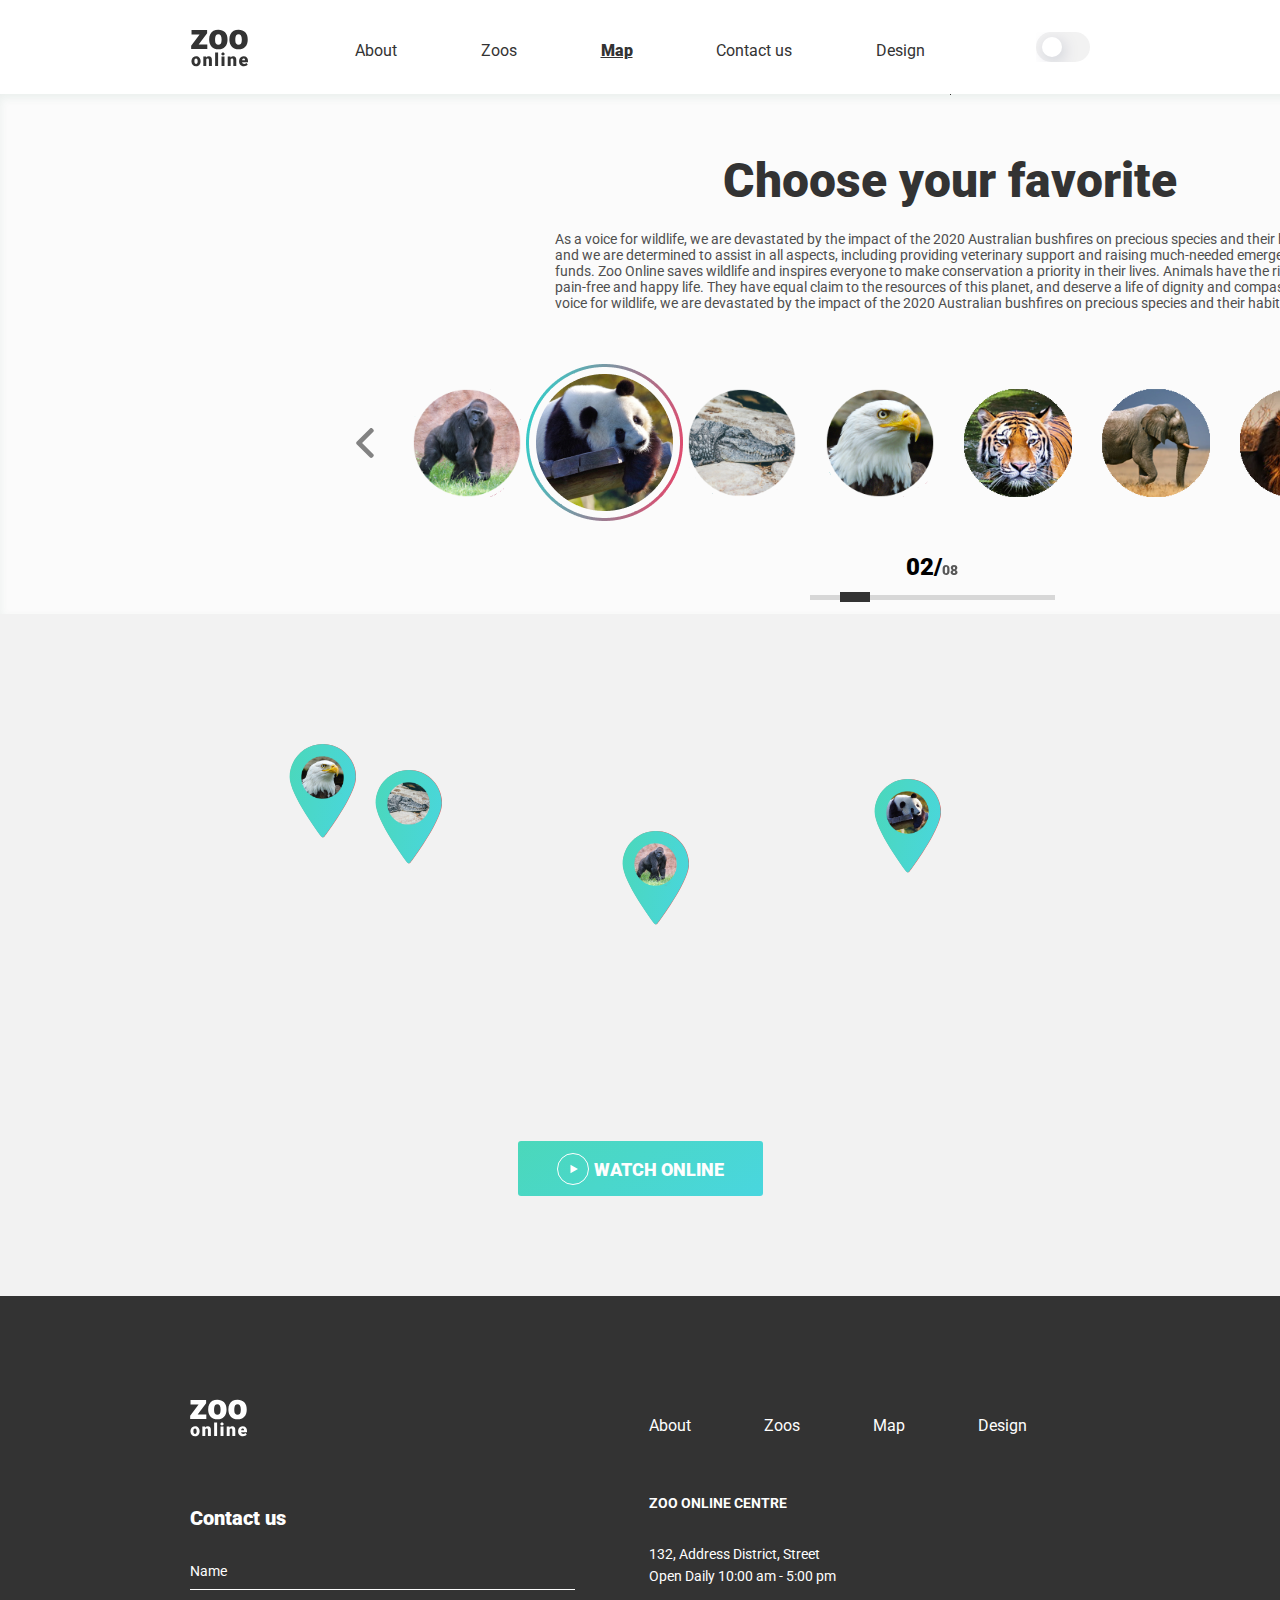
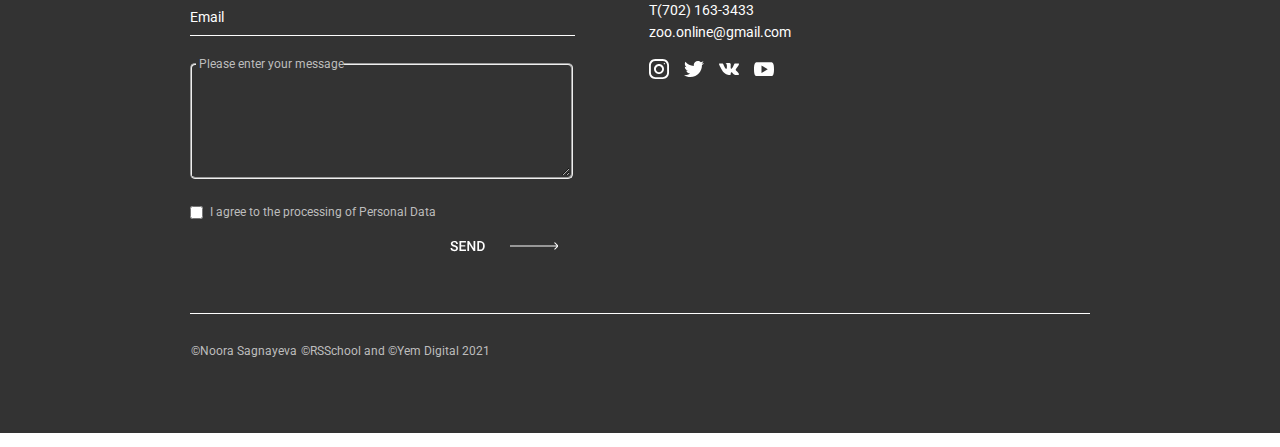
<file: map.html>
<!DOCTYPE html>
<html lang="en">

<head>
	<meta charset="UTF-8">
	<meta http-equiv="X-UA-Compatible" content="IE=edge">
	<link href="./css/style-!map.css" rel="stylesheet">
	<title>online-zoo</title>
</head>

<body class="light-theme constant">
	<div class="wrapper-header">
		<header>
			<div class="logo"><a href="index.html"></a></div>
			<nav>
				<a href="index.html">About</a>
				<a href="zoos/panda.html">Zoos</a>
				<a class="this-page">Map</a>
				<a href="#zoos-contact-us">Contact us</a>
				<a href="https://www.figma.com/file/HKt5Nlx0jghQtJp6jW9q8F/zooApp?node-id=0%3A1">Design</a>
			</nav>
			<button class="btn switch-theme"></button>
		</header>
	</div>

	<!-- Section Choose Your -->
	<div class="wrapper-choose-your">
		<section class="choose-your">
			<h1 class="choose-your-h1">Online Zoo</h1>
			<h2 class="choose-your-h2">Choose your favorite</h2>
			<p class="choose-your-text">
				As a voice for wildlife, we are devastated by the impact of the 2020
				Australian bushfires on precious species and their habitat, and we
				are determined to assist in all aspects, including providing
				veterinary support and raising much-needed emergency funds.
				Zoo Online saves wildlife and inspires everyone to make conservation
				a priority in their lives. Animals have the right to a pain-free
				and happy life. They have equal claim to the resources of this planet,
				and deserve a life of dignity and compassion.As a voice for wildlife,
				we are devastated by the impact of the 2020 Australian bushfires
				on precious species and their habitat.
			</p>
			<div class="choose-your-slider">

				<button class="pointer-left"></button>
				<div class="animal-picture"><img src="assets/movie-pictures/gorilla.png" alt="gorilla"></div>
				<div class="animal-picture-selected">
					<img src="assets/movie-pictures/panda.png" alt="panda">
				</div>
				<div class="animal-picture"><img src="assets/movie-pictures/croco.png" alt="croco"></div>
				<div class="animal-picture"><img src="assets/movie-pictures/eagle.png" alt="eagle"></div>
				<div class="animal-picture"><img src="assets/movie-pictures/tiger.png" alt="tiger"></div>
				<div class="animal-picture"><img src="assets/movie-pictures/elefant.png" alt="elefant"></div>
				<div class="animal-picture"><img src="assets/movie-pictures/lion.png" alt="lion"></div>
				<div class="animal-picture"><img src="assets/movie-pictures/zebra.png" alt="zebra"></div>
				<button class="pointer-right"></button>
			</div>
			<div class="ranger">
				<div class="ranger-indicator"><span class="current-position">02/</span><span
						class="total-position">08</span>
				</div>
				<input type="range" min="1" max="8" value="2" class="ranger-slider">
			</div>
		</section>
	</div>

	<!-- Section Map-2-->
	<div class="wrapper-map-2">
		<section class="map-2">
			<div class="map-2-div">
				<svg id="svg-map" width="1200" height="498" viewBox="0 0 1200 498" fill="none"
					xmlns="http://www.w3.org/2000/svg">
					<path
						d="M742.625 212.977L743.227 212.795L743.438 213.779L746.131 213.219L749.036 213.31L751.157 213.415L753.339 210.995L755.747 208.711L757.748 206.518L758.515 207.743L759.252 210.556L757.477 210.572L757.387 212.886L758.049 213.385L756.529 214.081L756.634 215.533L755.747 217.016L755.762 218.438L755.115 219.194L744.446 217.409L742.821 213.794L742.625 212.977Z"
						fill="#333333" />
					<path
						d="M771.425 172.316L775.111 173.677L777.609 173.193L778.076 171.574L780.694 171.045L782.454 169.956L782.665 167.112L785.434 166.416L785.75 165.146L787.51 166.099L788.563 166.204L790.459 166.235L793.152 166.991L794.266 167.43L796.538 166.28L797.802 166.961L798.614 165.327L800.661 165.403L801.082 164.888L801.187 163.451L802.421 162.211L804.407 163.013L804.242 164.102L805.295 164.268L805.521 167.278L807.071 168.443L808.124 167.687L809.583 167.339L811.404 165.736L813.796 166.008H817.302L818.1 167.036L816.204 167.43L814.594 168.095L810.757 168.504L807.221 169.26L805.506 170.803L806.574 172.316L807.266 174.101L805.807 175.598L806.183 176.96L805.446 178.245L802.165 178.14L803.881 180.499L801.834 181.392L800.706 183.54L801.202 185.688L799.999 186.686L798.675 186.353L796.102 186.822L795.876 187.821H793.303L791.648 189.833L791.919 192.873L787.615 194.34L785.163 194.038L784.561 194.809L782.424 194.356L779.024 194.9L773.005 193.07L775.758 189.848L775.187 187.549L772.493 186.943L771.937 184.69L770.432 181.846L771.636 179.879L770.071 179.365L770.658 176.763L771.425 172.316Z"
						fill="#333333" />
					<path
						d="M631.401 150.185L631.055 151.395L631.612 152.923L633.071 153.8L633.056 154.738L631.988 155.253L631.853 156.417L630.378 158.142L629.791 157.885L629.686 157.098L627.745 155.903L627.354 154.209L627.504 151.773L627.91 150.669L627.308 150.094L627.022 148.96L628.377 147.205L628.617 147.886L629.505 147.568L630.273 148.521L631.1 148.884L631.401 150.185Z"
						fill="#333333" />
					<path
						d="M708.966 152.909L713.571 152.35L714.398 153.287L715.752 153.908L715.196 154.8L717.137 156.025L716.339 157.16L717.889 158.128L719.484 158.718L719.86 161.184L718.656 161.29L717.016 159.232L716.956 158.688H715.466L714.353 157.735L713.661 157.826L712.201 156.782L709.583 155.904L709.689 154.165L708.966 152.909Z"
						fill="#333333" />
					<path
						d="M620.357 320.168L621.214 322.83L622.222 324.963L623.035 326.112L624.389 327.973L626.736 327.686L627.91 327.186L629.881 327.686L630.408 326.793L631.326 324.721L633.538 324.585L633.733 323.964L635.554 323.949L635.223 325.235L639.541 325.205L639.586 327.444L640.293 328.82L639.737 330.968L639.978 333.146L641.136 334.478L640.895 338.698L641.768 338.38L643.318 338.471L645.53 337.942L647.14 338.138L647.501 339.243L647.064 340.982L647.651 342.646L647.11 343.977L647.38 345.203L640.008 345.157L639.616 356.487L641.934 359.407L644.176 361.63L637.66 363.083L629.129 362.583L626.722 360.874L612.412 361.025L611.87 361.267L609.794 359.664L607.507 359.558L605.385 360.163L603.67 360.844L603.369 358.605L603.896 355.474L605.16 352.206L605.355 350.678L606.544 347.472L607.402 346.019L609.463 343.69L610.607 342.102L611.013 339.47L610.847 337.442L609.794 336.172L608.861 334.009L608.003 331.876L608.199 331.135L609.298 329.728L608.244 326.294L607.537 323.904L605.762 321.65L606.108 320.969L607.582 320.485L608.605 320.561L609.854 320.122L620.357 320.168ZM606.514 319.487L605.611 319.865L604.678 317.188L606.123 315.645L607.191 315.055L608.53 316.265L607.221 317.021L606.634 317.929L606.514 319.487Z"
						fill="#333333" />
					<path
						d="M353.354 496.167L350.375 496.349L348.388 495.078L346.432 494.987H343.002L340.745 486.985L342.445 488.649L344.792 491.326L349.562 493.474L354.287 494.382L353.354 496.167ZM334.305 377.845L336.607 380.416L337.705 377.557L341.723 377.709L342.355 378.465L349.321 384.289L352.24 384.818L356.754 387.45L360.471 388.857L361.133 390.43L358.229 395.846L361.84 396.814L365.797 397.358L368.491 396.783L371.38 394.046L371.666 390.899L373.336 390.218L375.262 392.276L375.457 395.135L372.719 397.101L370.522 398.538L366.956 402.002L362.863 406.873L362.322 409.732L361.84 413.393L362.322 416.948L361.675 417.749L361.705 420.049L361.72 421.909L366.49 424.98L366.354 427.431L368.701 428.989L368.777 430.728L366.174 435.312L361.434 437.233L354.753 437.974L350.961 437.611L352.03 439.744L351.789 442.421L352.737 444.221L350.931 445.477L347.561 445.976L344.085 444.675L342.957 445.613L344.1 449.153L346.568 450.242L348.193 449.107L349.532 450.968L346.658 452.072L344.416 454.296L344.657 457.896L344.266 459.802L341.121 459.817L338.909 461.648L338.563 464.325L342.4 466.942L345.71 467.668L345.319 470.875L341.903 472.902L340.805 477.092L338.187 478.499L337.284 480.178L339.315 483.899L342.024 485.972L340.609 485.79L337.465 485.23L329.52 484.746L327.594 482.659L326.917 479.981L324.81 480.208L323.306 478.907L321.997 475.126L324.088 473.552L324.555 471.283L323.712 469.468L324.705 466.412L324.795 461.678L323.953 459.575L325.247 458.91L324.585 457.548L322.884 456.837L323.652 455.34L321.846 453.978L320.176 449.864L321.365 449.138L319.905 444.781L319.965 441.12L320.251 437.929L322.042 436.628L320.372 433.149L319.77 429.866L321.952 427.536L321.38 424.556L322.764 421.062L322.268 417.78L321.274 417.129L318.762 410.973L320.372 407.297L319.574 403.848L320.402 400.611L322.252 397.252L324.449 395.044L323.231 393.637L323.832 392.503L323.065 386.558L326.691 384.788L327.519 381.097L327.007 380.204L329.625 376.982L334.305 377.845Z"
						fill="#333333" />
					<path
						d="M618.055 127.799L617.889 129.266H616.038L616.73 130.037L615.752 132.337L615.166 132.942L612.277 133.033L610.651 133.849L607.898 133.562L603.143 132.639L602.346 131.399L599.111 132.019L598.75 132.7L596.733 132.201L595.048 132.095L593.528 131.444L594.01 130.567L593.859 129.932L594.837 129.735L596.553 130.733L596.974 129.795L599.893 129.947L602.225 129.296L603.805 129.417L604.858 130.143L605.144 129.538L604.573 127.209L605.731 126.755L606.815 125.106L609.297 126.256L611.073 124.804L612.201 124.531L614.819 125.62L616.339 125.439L617.889 126.104L617.663 126.558L618.055 127.799Z"
						fill="#333333" />
					<path
						d="M1052.27 444.631L1055.02 445.872L1057.05 445.388L1059.97 444.692L1061.9 444.934L1060.32 449.169L1058.63 450.41L1057.02 453.284L1056.29 452.301L1052.86 454.797L1052.26 454.6L1050.24 454.494L1049.53 451.439L1050.07 449.079L1049.44 445.963L1050.19 444.329L1052.27 444.631ZM1070.76 348.243L1071.68 351.041L1074.12 349.695L1075.1 351.208L1076.62 352.584L1076.03 354.173L1076.34 357.228L1076.62 358.998L1077.44 359.437L1077.92 362.477L1077.28 364.323L1078 366.743L1081.49 368.604L1083.66 370.298L1085.73 371.856L1085.1 372.718L1086.68 374.942L1087.25 378.799L1088.82 378.013L1089.9 379.571L1090.88 379.011L1090.65 382.793L1092.64 384.986L1093.95 386.347L1095.98 389.222L1096.24 392.096L1095.8 394.123L1094.97 396.331L1095.8 399.357L1094.7 402.518L1093.62 404.167L1091.74 407.359L1091.18 409.401L1089.69 411.957L1087.13 415.21L1084 416.964L1081.82 419.717L1080.08 421.487L1077.98 424.573L1076.03 426.343L1074.19 429.02L1072.84 431.486L1072.6 432.606L1070.18 433.846L1066.32 433.982L1062.62 435.449L1060.53 436.826L1057.9 438.354L1055.7 436.781L1053.85 436.145L1055.08 434.285L1052.98 434.965L1049.04 437.552L1046.46 436.584L1044.75 436.024L1042.9 435.767L1039.99 434.738L1038.58 432.53L1038.89 429.822L1038.71 428.022L1037.52 426.57L1034.38 426.131L1036.06 424.407L1036.09 421.76L1033.63 424.225L1030.38 424.876L1032.8 422.909L1033.96 420.852L1035.82 419.097L1036.35 416.45L1032.63 419.506L1030.12 420.716L1027.92 423.56L1025.7 422.092L1026.39 420.201L1025.02 417.6L1023.61 416.268L1024.48 415.452L1020.67 413.288L1018.28 413.183L1015.45 411.443L1009.18 411.776L1004.36 413.062L1000.12 414.257L996.898 414.015L992.761 415.845L989.556 416.662L988.382 418.538L986.712 419.99L983.778 420.08L981.536 420.398L978.677 419.748L976.104 420.126L973.697 420.292L971.139 422.198L970.191 422.032L968.19 423.045L966.233 424.18L963.766 424.044H961.479L958.454 421.76L956.784 421.079L957.401 419.037L959.222 418.553L960.019 417.736L960.215 416.465L961.253 413.984L961.388 411.867L960.41 408.251L960.305 406.224L960.907 404.182L960.034 401.868L960.17 400.824L958.921 399.402L959.056 396.604L957.627 393.775L957.431 392.262L958.665 393.805L958.123 390.492L959.658 391.521L960.425 392.913L960.711 391.082L959.508 388.269L959.372 387.149L958.755 386.09L959.493 384.018L960.365 383.141L961.133 381.356L961.103 379.283L962.968 376.712L962.788 379.434L964.669 376.969L967.708 375.789L969.664 374.261L972.538 372.96L974.178 372.688L975.081 373.127L978.06 371.795L980.257 371.402L980.904 370.616L981.882 370.298L983.808 370.374L987.675 369.33L989.812 367.757L991 365.851L993.317 364.035L993.663 362.613L994.025 360.677L996.883 357.652L997.967 360.723L999.562 360.027L998.524 358.333L999.863 356.608L1001.32 357.38L1002.09 354.672L1004.23 352.917L1005.23 351.51L1007.09 350.905L1007.25 349.907L1008.77 350.33L1008.92 349.438L1010.55 348.924L1012.31 348.44L1014.74 350.073L1016.46 352.191L1018.67 352.206L1020.88 352.539L1020.36 350.587L1022.37 347.729L1024.07 346.806L1023.62 345.913L1025.37 343.886L1027.64 342.631L1029.41 343.054L1032.47 342.374L1032.57 340.558L1030.08 339.378L1032.02 338.864L1034.29 339.757L1036.03 341.209L1038.94 342.116L1039.98 341.769L1042.07 342.858L1044.25 341.844L1045.54 342.147L1046.45 341.466L1047.89 343.221L1046.75 345.127L1045.24 346.564L1044.01 346.685L1044.27 348.107L1043 349.892L1041.54 351.646L1041.66 352.645L1044.22 354.611L1046.79 355.761L1048.45 356.986L1050.71 359.089H1051.7L1053.41 359.996L1053.77 361.101L1056.96 362.311L1059.48 361.086L1060.47 359.18L1061.4 357.606L1062.13 355.64L1063.59 352.811L1063.31 351.087L1063.71 350.058L1063.54 348.016L1064.32 345.338L1065.09 344.612L1064.67 343.417L1065.72 341.542L1066.59 339.575L1066.79 338.562L1068.23 337.23L1069.06 338.97L1069.08 341.209L1069.92 341.632V343.13L1071 344.945L1071.03 346.957L1070.76 348.243Z"
						fill="#333333" />
					<path
						d="M714.353 157.735L715.466 158.688H716.971L717.016 159.232L718.656 161.29L716.264 160.821L714.353 159.172L713.661 157.826L714.353 157.735ZM721.665 152.456L723.185 152.698L723.637 151.79L725.442 150.353L727.473 152.229L729.55 154.755L731.145 154.921L732.319 155.889L729.58 156.177L729.369 158.945L728.948 160.201L727.82 161.032L728.136 162.802L727.308 162.984L724.961 161.108L725.894 159.338L724.765 158.295L723.531 158.552L719.86 161.184L719.484 158.718L717.889 158.128L716.339 157.16L717.151 156.025L715.195 154.8L715.752 153.908L714.398 153.288L713.57 152.35L714.323 151.775L716.971 152.788L718.807 153L719.213 152.592L717.302 150.655L718.099 150.156L719.062 150.277L721.665 152.456Z"
						fill="#333333" />
					<path
						d="M625.458 139.462L626.661 139.446L625.924 141.02L627.624 142.396L627.233 144.075L626.451 144.227L625.849 144.559L624.811 145.376L624.434 147.343L621.395 145.996L620.056 144.499L618.732 143.712L617.137 142.381L616.354 141.277L614.639 139.598L615.256 138.115L616.49 138.947L617.182 138.206L618.717 138.115L621.621 138.72L623.908 138.66L625.458 139.462Z"
						fill="#333333" />
					<path
						d="M887.389 220.829L887.645 223.37L886.351 222.841L886.938 225.7L885.704 223.839L885.283 222.039L884.395 220.314L882.649 218.242L879.399 218.106L879.911 219.573L879.068 221.555L877.488 220.829L877.052 221.479L876.014 221.086L874.615 220.768L873.697 217.834L872.132 215.156L872.433 213.008L870.146 212.055L870.748 210.754L872.734 209.438L869.95 207.547L870.823 205.127L873.817 206.67L875.502 206.851L876.179 209.317L879.565 209.816L882.8 209.756L884.906 210.361L883.733 213.386L882.198 213.583L881.401 215.61L883.567 217.455L883.823 215.186L884.786 215.171L887.389 220.829Z"
						fill="#333333" />
					<path
						d="M573.005 116.286L575.382 116.573L578.377 115.832L580.468 117.39L582.274 118.222L581.958 120.642L581.115 120.778L580.799 122.775L577.91 121.142L576.24 121.429L573.938 119.735L572.403 118.313L570.898 118.252L570.417 116.997L573.005 116.286Z"
						fill="#333333" />
					<path
						d="M552.21 264.954L549.788 264.031L548.118 264.168L546.869 265.06L545.274 264.319L544.657 263.139L543.062 262.368L542.836 260.295L543.814 258.782L543.739 257.587L546.553 254.638L547.08 252.187L548.058 251.325L549.773 251.809L551.263 251.083L551.744 250.16L554.498 248.572L555.175 247.452L558.485 245.985L560.426 245.471L561.314 246.151L563.586 246.136L563.3 247.861L563.781 249.494L565.767 251.809L565.888 253.533L569.965 254.335L569.89 256.786L569.123 257.845L567.392 258.177L566.67 259.735L565.451 260.129L562.337 260.053L560.697 259.781L559.553 260.356L557.988 260.083L551.819 260.265L551.729 262.277L552.21 264.954Z"
						fill="#333333" />
					<path
						d="M637.765 141.686L638.834 143.153L640.098 142.896L642.701 143.455L647.621 143.637L649.201 142.729L653.068 141.897L655.596 143.198L657.597 143.576L655.987 145.044L654.979 147.6L656.228 149.642L653.309 149.158L649.968 150.278L650.074 152.063L647.034 152.395L644.582 151.155L641.948 152.138L639.466 152.032L639.059 149.673L637.314 148.523L637.826 148.024L637.434 147.6L637.916 146.466L639.12 145.346L637.389 143.803L636.998 142.502L637.765 141.686Z"
						fill="#333333" />
					<path
						d="M666.715 315.266L666.52 310.985L665.632 309.366L667.799 309.638L668.897 307.611L670.793 307.853L670.988 309.245L671.756 310.062L671.786 311.212L670.898 311.953L669.499 313.813L668.19 315.099L666.715 315.266Z"
						fill="#333333" />
					<path
						d="M571.831 276.995L568.897 277.403L568.009 274.953L568.175 266.784L567.453 266.043L567.317 264.304L566.083 263.063L565 262.004L565.451 260.129L566.67 259.735L567.392 258.177L569.123 257.844L569.89 256.785L571.079 255.742L572.358 255.727L575.066 257.769L574.931 258.964L575.728 261.066L575.036 262.503L575.412 263.456L573.697 265.665L572.599 266.754L571.937 268.993L572.027 271.262L571.831 276.995Z"
						fill="#333333" />
					<path
						d="M968.867 283.152L970.236 281.821L973.185 279.885L973.095 281.624L972.96 283.909L971.259 283.788L970.552 284.998L968.867 283.152Z"
						fill="#333333" />
					<path
						d="M341.723 377.709L337.706 377.558L336.607 380.417L334.305 377.845L329.626 376.983L327.007 380.205L324.525 380.689L322.689 375.773L320.432 371.779L321.245 368.33L319.274 366.818L318.596 364.261L316.685 361.826L318.626 357.983L316.896 354.988L317.633 353.793L316.911 352.477L318.19 350.692L318.07 347.667L318.1 345.171L318.807 343.961L315.452 338.228L318.1 338.53L319.921 338.455L320.673 337.381L323.712 335.928L325.518 334.597L330.152 333.992L329.881 336.67L330.378 338.031L330.197 340.421L334.2 343.613L338.202 344.188L339.662 345.519L342.099 346.23L343.619 347.258L345.846 347.228L347.952 348.287L348.223 350.344L348.96 351.388L349.096 352.916L348.073 352.976L349.668 357.121L356.454 357.272L356.062 359.33L356.529 360.737L358.515 361.735L359.493 363.943L359.057 366.757L358.199 368.315L358.681 370.342L357.627 371.083L357.492 369.979L354.076 368.164L350.811 368.118L344.747 369.147L343.303 372.278L343.378 374.199L342.355 378.465L341.723 377.709Z"
						fill="#333333" />
					<path
						d="M362.863 406.873L366.956 402.017L370.522 398.553L372.719 397.101L375.457 395.135L375.277 392.276L373.336 390.218L371.666 390.914L372.177 388.842L372.463 386.739L372.298 384.788L370.989 384.137L369.725 384.712L368.401 384.546L367.874 383.184L367.287 379.917L366.55 378.843L364.097 377.89L362.728 378.586L358.966 377.905L358.816 373.065L357.627 371.083L358.68 370.342L358.199 368.315L359.057 366.757L359.493 363.943L358.515 361.734L356.529 360.736L356.062 359.329L356.454 357.272L349.668 357.121L348.073 352.976L349.096 352.915L348.96 351.388L348.223 350.344L347.952 348.287L345.846 347.228L343.619 347.258L342.099 346.229L339.662 345.518L338.202 344.187L334.2 343.612L330.197 340.421L330.378 338.031L329.881 336.669L330.152 333.992L325.518 334.597L323.712 335.928L320.673 337.38L319.92 338.454L318.1 338.53L315.451 338.227L313.465 338.847L311.84 338.439V333.024L309.012 335.126L305.867 335.035L304.452 333.129L302.075 332.933L302.767 331.405L300.706 329.242L299.111 326.035L300.029 325.385L299.969 323.872L302.09 322.843L301.684 320.922L302.557 319.682L302.782 318.033L306.8 315.597L309.704 314.917L310.17 314.387L313.375 314.554L314.865 304.797L314.94 303.254L314.368 301.212L312.788 299.911L312.803 297.339L314.82 296.749L315.527 297.112L315.662 295.751L313.571 295.388L313.541 293.164L320.477 293.24L321.666 292.015L322.644 293.134L323.336 295.237L324.013 294.798L325.954 296.674L328.723 296.447L329.43 295.358L332.078 294.526L333.553 293.951L333.974 292.438L336.517 291.425L336.336 290.683L333.327 290.381L332.86 288.127L333.026 285.752L331.446 284.829L332.123 284.496L334.756 284.95L337.57 285.843L338.608 284.996L341.181 284.451L345.184 283.12L346.508 281.759L346.056 280.76L347.922 280.594L348.72 281.426L348.238 282.984L349.457 283.528L350.239 285.177L349.231 286.433L348.629 289.458L349.532 291.258L349.773 292.907L351.955 294.571L353.7 294.753L354.106 294.057L355.235 293.89L356.845 293.27L358.003 292.332L359.974 292.635L360.847 292.499L362.773 292.786L363.104 292.06L362.517 291.364L362.878 290.32L364.308 290.638L365.993 290.275L368.024 291.031L369.574 291.773L370.688 290.804L371.485 290.956L371.967 291.954L373.667 291.697L375.051 290.351L376.165 287.734L378.316 284.466L379.52 284.3L380.378 286.266L382.319 292.499L384.23 293.073L384.32 295.539L381.627 298.459L382.74 299.533L389.029 300.092L389.165 303.662L391.873 301.333L396.357 302.603L402.286 304.782L404.031 306.869L403.459 308.836L407.597 307.731L414.534 309.622L419.86 309.486L425.141 312.421L429.731 316.414L432.484 317.443L435.524 317.579L436.833 318.698L438.097 323.236L438.728 325.385L437.404 331.269L435.644 333.598L430.754 338.545L428.602 342.569L426.074 345.655L425.187 345.73L424.284 348.347L424.765 355.018L424.013 360.509L423.727 362.854L422.674 364.261L422.283 369.026L418.957 373.67L418.551 377.361L415.813 378.903L415.12 381.036L411.314 381.021L405.882 382.398L403.519 383.986L399.683 385.03L395.77 387.859L393.092 391.398L392.806 394.061L393.543 396.027L393.212 399.627L392.581 401.367L390.339 403.333L387.119 409.611L384.38 412.44L382.213 414.119L381.025 417.507L378.993 419.549L377.805 417.522L379.129 415.828L376.857 413.408L373.923 411.441L370.116 409.142L368.852 409.248L365.075 406.495L362.863 406.873Z"
						fill="#333333" />
					<path
						d="M290.911 214.703L290.038 214.884L289.391 212.827L288.217 211.798L289.255 209.529L290.279 209.681L291.151 212.63L290.911 214.703ZM291.181 204.659L287.299 205.233L287.239 203.902L288.924 203.63L291.197 203.736L291.181 204.659ZM294.04 204.613L293.107 207.154L292.521 206.701L292.822 204.84L291.452 203.433L291.497 203.01L294.04 204.613Z"
						fill="#333333" />
					<path
						d="M880.98 200.407L882.574 201.541L882.695 203.735L879.866 203.841L876.887 203.599L874.78 204.158L871.41 202.812L871.229 202.086L873.11 199.439L874.826 198.531L877.444 199.363L879.294 199.454L880.98 200.407Z"
						fill="#333333" />
					<path
						d="M652.662 365.23L653.354 365.88L654.392 367.938L658.244 371.856L659.749 372.234L659.703 373.489L660.651 375.743L663.345 376.288L665.526 377.906L660.456 380.523L657.206 383.186L655.942 385.561L654.828 386.907L652.917 387.194L652.24 388.888L651.834 390.008L649.562 390.84L646.733 390.658L645.108 389.66L643.649 389.236L641.918 390.053L641 391.763L639.315 392.837L637.51 394.425L634.997 394.788L634.259 393.548L634.666 391.369L632.71 387.981L631.777 387.451L632.078 377.044L635.554 376.923L635.99 364.232L638.608 364.111L644.085 362.855L645.394 364.337L647.681 362.931H648.749L650.766 362.129L651.398 362.386L652.662 365.23Z"
						fill="#333333" />
					<path
						d="M637.585 107.119L640.684 107.134L644.025 105.788L644.551 103.776L647.034 102.627L646.553 101.038L648.418 100.433L651.653 99.0566L655.114 99.9491L655.686 100.842L657.296 100.403L660.516 101.265L661.057 102.944L660.501 103.897L662.803 106.242L664.202 106.892L664.097 107.543L666.339 108.163L667.392 109.116L666.249 109.903L663.63 109.782L663.059 110.114L663.962 111.294L665.045 113.594L662.291 113.805L661.389 114.577V116.377L660.064 116.029L657.16 116.211L656.213 115.379L655.069 115.999L653.79 115.484L651.232 115.409L647.531 114.547L644.22 114.274L641.723 114.35L640.037 115.318L638.503 115.454L638.292 113.866L637.148 112.217L639.014 111.476L638.894 110.054L637.871 108.692L637.585 107.119Z"
						fill="#333333" />
					<path
						d="M247.802 235.895L247.832 235.366L248.268 235.2L248.87 235.623L250.345 233.475L251.022 233.43L250.992 233.959L251.654 233.974L251.488 234.942L250.766 236.47L251.022 237.03L250.54 238.3L250.721 238.648L250.149 240.449L249.367 241.386L248.72 241.492L247.907 242.733H246.854L247.501 238.709L247.802 235.895Z"
						fill="#333333" />
					<path
						d="M300.796 19.3981L302.045 17.9157L305.325 18.0518L306.634 18.2939L308.605 19.5343L306.679 20.82L302.045 21.5613L300.646 20.7293L300.796 19.3981ZM310.26 22.7412L310.953 22.3327L309.658 21.6672L304.317 21.6218L304.121 22.6201L308.951 22.8471L310.26 22.7412ZM334.726 37.7017L336.652 39.5925L337.344 39.8043L340.73 39.3202L343.724 39.3959L346.673 39.5018L347.004 38.5185L343.333 36.552L337.164 36.1738L335.659 36.4159L334.726 37.7017ZM286.607 18.6115L282.936 19.6704L288.714 19.8065L291.949 20.9562L295.921 21.3646L296.327 19.8671L295.996 18.1728L290.233 16.8719L285.599 16.3879L284.32 17.7493L286.607 18.6115ZM313.435 16.1307L318.25 16.1005L315.256 17.0534L313.977 18.3392L315.482 19.8065L320.582 20.2604L325.518 20.0032L332.77 17.3106L337.314 16.2517L335.208 15.1021L335.373 12.7423L331.807 12.0767L328.256 11.3052L326.992 9.39924L320.868 9.58076L321.094 10.3976L318.205 10.6548L315.241 11.7439L311.765 13.3322L311.75 14.9357L313.435 16.1307ZM237.555 30.9399L240.79 31.5904L253.67 31.1668L246.433 32.74L245.695 33.9048L250.014 33.8292L258.425 32.2711L268.295 31.7265L271.5 30.0323L272.614 28.2776L269.89 28.1263L266.896 28.7163L267.031 27.4456L267.754 25.7514L265.376 25.3279L261.585 26.6288L262.232 30.0475L257.672 29.7752L254.874 27.6574L248.419 26.4624L244.823 27.4608L237.555 30.9399ZM271.876 18.8838L269.243 18.1577L268.009 17.9913L264.097 19.0653L263.495 19.5645L267.889 19.5796L271.876 18.8838ZM267.031 22.1058L269.048 21.0469L265.888 20.4873L261.6 20.8503L258.199 21.9848L260.953 23.1345L267.031 22.1058ZM285.96 32.1047L290.82 31.7417L294.296 29.0793L295.785 27.249L295.154 25.6001L294.522 26.0691L290.895 25.8573L285.704 27.0826L282.876 26.9616L280.573 29.7298L285.313 29.4575L283.462 31.5299L285.96 32.1047ZM269.424 49.5158L265.391 47.8216L261.855 46.0517L262.863 43.5406L263.811 40.0615L261.81 38.6093L259.493 38.0496L256.574 38.5639L255.596 42.2246L252.978 43.707L253.489 40.1976L251.879 39.0177L247.155 40.8481L244.747 39.048L237.525 40.122L240.399 38.458L238.142 37.7622L228.632 39.9404L225.382 41.3624L220.643 44.0398L224.826 44.9777L229.294 44.9323L221.44 46.3542L221.861 47.6703L225.894 47.7459L232.289 47.4585L237.209 48.2905L232.951 48.9258L228.993 48.7594L224.028 49.3645L221.801 49.7578L223.155 52.5865L226.044 52.1781L229.294 53.1614L229.625 54.8404L235.087 54.5076L242.912 53.9631L249.261 52.7529L252.812 52.5411L257.176 53.5093L262.081 54.069L263.962 52.7529L263.044 51.3764L268.024 51.089L269.424 49.5158ZM277.715 49.0922L274.645 50.6503L271.335 51.7545L274.269 53.358L276.902 52.9647L280.152 54.0538L282.77 52.7983L281.867 51.4369L281.431 50.7562L280.122 50.1057L277.715 49.0922ZM268.521 37.384L267.031 36.5974L263.149 36.7487L261.78 37.2479L264.127 39.7438L268.521 37.384ZM293.694 42.3759L298.629 39.6984L302.481 39.0026L308.966 35.8259L304.257 34.9486L298.539 34.8275L295.018 35.8108L292.4 37.3235L291.046 39.0933L290.534 42.2397L293.694 42.3759ZM316.926 33.9048L322.674 33.8443L331.04 33.2997L334.305 33.7384L338.954 32.9669L341.317 32.0139L341.693 30.5315L339.677 29.1852L335.403 28.9432L329.595 29.2457L324.66 30.0172L320.868 29.7147L317.287 29.5634L316.204 28.7163L313.706 27.8994L315.406 26.5683L314.022 25.3884H308.68L306.664 24.2539L301.308 24.0269L298.99 25.4791L301.172 26.5985L306.439 27.0221L307.898 28.5801L306.815 30.3651L306.243 32.3165L312.758 33.4661L316.926 33.9048ZM234.591 27.9751L241.257 26.4473L243.995 26.2809L247.381 25.0405L250.721 22.2874L246.463 22.8168L242.4 22.7714L234.29 25.0858L226.752 27.7482L229.625 28.5196L234.591 27.9751ZM300.751 33.1938L303.339 31.8173L303.234 30.6828L301.834 29.4272L297.095 30.3954L294.326 31.9988L296.929 32.9367L300.751 33.1938ZM289.406 37.2025L289.466 36.1738L284.109 36.6277L281.371 35.8713L276.676 37.5958L277.955 39.9404L272.523 39.4866L271.575 40.6363L276.571 43.3894L277.564 44.7659L280.107 45.0533L285.779 43.6768L288.608 40.4548L285.464 38.9269L289.406 37.2025ZM156.89 126.421L156.409 124.439L153.805 122.972L152.978 121.278L152.451 120.037L149.562 119.659L147.817 119.115L144.777 118.343L144.1 119.175L144.431 121.111L147.486 121.762L147.591 122.775L149.954 124.016L150.36 125.286L155.024 126.92L156.89 126.421ZM318.807 72.0397L317.182 70.8447L314.819 71.1321L315.331 69.4228L312.397 68.3185L309.689 67.0932L308.395 66.1553L306.589 66.6999L306.815 65.1267L304.798 64.8393L302.12 68.1067L300.36 70.9354L296.854 72.6902L301.142 72.3574L301.202 74.4449L306.408 72.5994L310.305 70.6934L311.268 72.2969L315.617 73.1591L318.807 72.0397ZM208.003 46.3845L217.062 44.66L218.431 43.102L224.194 40.606L233.402 38.095L237.751 37.1873L236.126 35.6898L234.38 34.646L227.459 34.4494L224.209 33.7082L214.233 34.2679L214.789 36.4613L210.065 38.8059L205.626 41.4078L202.993 42.9356L207.868 44.8113L208.003 46.3845ZM339.571 58.7432L340.143 58.244L340.835 56.7162L339.03 55.7329L336.08 56.2321L333.838 58.2289L333.733 59.9836L337.149 59.8021L339.571 58.7432ZM363.164 62.5249L366.52 65.9587L369.649 67.4865L376.466 63.3266L378.331 60.8307L373.757 60.5886L370.823 57.3061L366.475 56.5195L360.576 54.1749L366.685 52.5109L365.466 49.1679L363.631 47.7308L357.371 46.324L355.551 44.0398L349.803 44.8567L350.284 43.2986L347.305 41.5893L342.054 39.774L338.533 41.196L332.289 42.2397L334.124 39.8951L331.642 36.2041L323.562 37.6714L319.063 40.5455L318.31 38.3219L321.937 36.0075L314.037 36.9604L310.14 38.4278L305.776 41.6195L304.302 45.2349L308.365 45.25L304.317 46.8837L305.942 48.1392L310.29 48.6838L315.798 49.7275L325.924 50.5293L331.431 50.0603L333.568 49.0166L335.193 50.2267L337.645 50.4385L339.586 52.647L337.254 53.5547L342.581 54.7799L346.252 56.5044L346.824 57.7297L346.914 59.318L341.497 62.7972L339.661 64.5821L340.098 65.8528L333.718 66.3066L328.03 66.3823L324.856 69.0143L326.872 70.2396L335.87 69.6648L336.261 68.621L339.932 70.3606L343.724 72.2061L342.25 73.2045L345.274 74.9441L351.052 77.0316L358.876 78.4535L358.816 77.2131L356.393 75.05L353.234 71.9641L359.824 74.8231L363.33 75.7912L365.286 73.2196L364.594 69.695L363.706 68.742L360.245 67.0932L357.913 65.0208L359.117 62.9636L363.164 62.5249ZM332.62 9.39924L333.267 10.8363L336.592 12.0464L345.831 11.8195L351.247 12.228L346.026 13.5289L344.341 13.1507L337.404 12.9994L336.788 14.8298L339.225 16.2215L337.389 17.4619L331.973 18.3241L328.632 19.7007L332.349 20.3814L334.124 22.6807L328.226 21.1377L326.39 21.3797L325.578 23.9664L319.92 24.7682L318.867 26.4775L323.863 26.6742L327.579 27.0977L336.005 26.5531L342.4 27.5364L351.187 25.3884L351.744 24.5261L347.034 24.6623L347.245 23.8454L351.804 22.7865L354.106 21.3797L358.981 20.3814L362.412 19.1561L361.569 17.3862L363.887 16.7509L360.621 16.3122L368.852 15.9189L371.079 15.1928L376.917 14.6029L383.583 11.6834L388.548 10.685L396.237 8.52188L390.7 8.53701L393.634 7.73528L400.299 7.00919L407.627 5.46625L408.5 4.51326L404.753 3.54513L399.833 3.09132L393.498 2.81904L388.367 2.59214L383.267 2.36523L375.563 2.97031L374.645 2.57701L366.971 2.72828L362.126 3.12158L358.244 3.6964L354.302 5.61752L352.677 4.61914L349.803 4.43762L344.672 5.75366L339.12 6.34361L336.065 6.4495L331.566 7.13021L330.784 8.35548L332.62 9.39924ZM351.774 133.425L350.992 131.685L349.502 132.789L350.074 133.984L353.941 135.497L355.22 135.27L357.146 133.803L354.061 133.894L351.774 133.425ZM304.904 76.5929L305.145 77.561L307.281 77.6367L311.735 75.6702L312.096 74.9743L307.928 74.9441L304.904 76.5929ZM359.929 123.638L356.92 122.14L352.842 121.248L351.639 121.55L354.272 123.229L358.259 124.364L359.869 124.288L359.929 123.638ZM388.202 127.676L388.142 125.786L385.734 126.391L387.254 123.774L384.2 122.685L382.514 123.547L379.821 122.579L381.22 121.323L379.189 120.567L376.812 121.762L379.625 118.646L381.837 116.392L382.665 115.424L381.205 115.272L378.121 116.498L375.653 118.525L371.079 124.227L367.859 126.376L369.093 127.344L366.791 128.599L367.076 129.658L373.441 129.764L377.022 129.552L380.017 130.414L377.368 132.093L379.309 132.23L383.718 129.129L384.561 129.582L383.297 132.502L385.343 133.183L386.863 133.046L388.819 129.9L388.202 127.676ZM362.502 131.791L358.364 135.8L352.782 136.314L348.855 134.529L348.358 131.836L348.178 127.994L351.834 125.589L349.336 123.834L344.356 124.197L336.757 127.162L330.348 131.867L327.398 132.457L331.988 129.159L337.886 124.424L342.445 122.836L345.816 120.279L349.246 120.037L354.136 120.052L360.937 120.809L366.58 120.234L371.335 117.299L376.962 116.029L379.565 114.773L382.213 113.427L382.86 109.418L381.882 108.057L379.49 107.588L378.948 104.563L377.173 103.428L372.328 102.505L369.995 100.463L366.309 98.4361L368.205 96.1974L365.948 91.9164L363.255 87.3481L361.84 84.1564L359.252 85.8203L355.009 89.7684L349.833 91.7501L348.238 89.6474L345.575 89.0877L346.071 84.5648L347.215 81.5545L341.813 81.2974L341.392 79.9057L338.383 77.8333L336.005 76.6232L333.086 77.561L330.077 77.2131L325.217 76.245L322.749 77.0618L321.515 82.6437L321.606 85.8808L316.505 89.6323L319.318 92.3249L320.372 95.3503L319.815 97.7403L317.197 100.236L312.743 102.747L307.07 104.411L308.696 106.302L308.56 111.944L305.671 115.62L302.827 116.785L299.066 113.382L298.042 109.388L298.268 105.788L299.863 102.702L296.523 102.354L291.332 102.142L288.518 100.645L284.907 99.6614L283.297 97.9672L280.679 96.6058L275.442 95.0628L270.733 95.7738L270.402 93.051L270.462 89.7079L266.129 89.118L268.235 84.9581L270.778 82.1445L276.074 78.1207L281.25 75.2164L285.027 74.7777L286.396 72.4481L289.556 70.9354L294.01 70.7085L298.72 68.2882L300.39 66.715L304.829 63.7048L306.649 61.9047L309.177 62.9787L313.616 62.4341L320.703 59.9382L321.967 58.1986L320.883 56.2775L324.073 54.3715L324.856 52.6017L321.921 50.8318L317.919 50.3024L313.947 50.0301L311.539 53.9479L307.672 57.0338L303.173 59.6205L301.654 57.2154L304.031 54.553L301.879 52.2537L296.312 55.0522L298.509 51.4066L293.559 50.6805L297.23 48.9258L295.951 44.8869L294.115 43.3137L290.76 42.7389L285.569 45.3407L282.65 49.2889L285.102 50.7259L286.818 52.9344L283.267 56.5346L280.965 56.4288L277.353 59.2877L279.43 55.8993L275.638 54.6892L272.629 55.3094L271.56 57.533L267.317 57.4574L262.367 58.0171L258.199 56.4136L254.723 56.6859L253.083 54.7497L251.308 53.9026L248.72 54.2505L245.033 54.4169L242.265 55.6422L244.221 57.1549L239.767 58.9701L238.097 56.8221L235.148 57.4423L226.872 57.8658L222.087 57.1095L227.549 55.3245L224.946 53.5244L221.907 53.7513L218.34 53.1462L212.548 51.8302L209.328 50.3326L205.987 50.1208L204.016 51.1646L199.938 51.7545L201.849 49.0468L195.921 51.4671L193.784 48.2602L192.129 47.8821L189.993 49.5611L187.089 50.3931L186.412 48.9107L180.859 49.8032L175.096 51.3764L171.169 50.9377L166.625 52.0571L162.713 53.5395L159.96 53.2219L156.95 51.4974L152.346 50.6352L140.384 63.9014L124.66 84.2622L127.639 84.3681L129.972 85.3514L131.085 86.9246L132.274 89.2692L136.652 87.2725L140.549 86.1077L140.971 87.9683L142.129 89.4205L143.98 91.0391L144.341 93.6107L145.109 97.6798L149.186 99.9488L147.997 102.203L145.259 103.927L144.311 105.773L146.794 108.375L145.846 111.249L149.201 112.776L147.636 114.97L147.892 118.131L153.068 119.614L154.678 121.157L159.418 124.666H159.854H169.168H178.888H182.108H192.099H201.759H211.585H221.41H232.545H243.754H250.54L251.022 123.29L252.135 123.275L252.045 125.241L252.857 125.846L255.069 126.058L258.229 126.633L261.058 127.737L263.872 127.283L267.618 128.206L269.394 126.784L271.44 126.224L272.448 125.362L273.336 124.893L276.15 125.619L278.377 125.695L279.024 126.179L279.505 128.206L283.041 128.735L282.153 129.749L283.146 130.808L282.198 132.154L283.462 132.608L282.424 133.818L283.282 133.924L284.049 133.394L284.47 134.181L286.833 134.635L289.346 134.665L291.934 135.028L294.702 135.724L295.485 136.843L296.944 139.581L295.56 140.761L292.987 140.262L291.873 138.053L291.723 140.307L289.616 142.289L289.376 143.983L288.849 144.982L286.381 146.161L284.32 148.128L283.282 149.368L285.072 149.595L287.841 148.461L289.541 147.462L290.579 147.296L292.325 147.659L293.363 147.099L295.093 146.661L298.118 146.222L298.073 145.148L297.907 145.178L296.839 145.375L295.59 145.027L296.884 143.817L298.012 143.393L300.495 142.864L303.429 142.38L304.753 143.06L305.867 142.274L307.04 141.775L307.687 142.047L307.717 142.092L311.72 139.612L313.375 138.946L318.431 138.931L324.555 138.916L325.096 138.038L326.195 137.857L327.73 137.312L329.279 135.679L330.934 132.91L334.094 130.203L334.967 131.156L337.329 130.535L338.548 131.564L337.45 136.435L339.18 138.462L342.957 138.023L348.298 137.902L341.918 140.867L341.422 143.877L343.905 144.15L348.148 141.578L351.744 140.126L359.523 138.008L364.082 135.663L362.201 134.378L362.502 131.791ZM316.956 79.5124L318.942 77.6367L318.476 76.9106L317.257 76.8349L315.617 77.8938L315.361 78.151L315.722 79.2099L316.956 79.5124ZM145.259 103.927L147.997 102.218L145.259 103.927Z"
						fill="#333333" />
					<path
						d="M672.072 286.782L671.876 290.941L673.306 291.41L672.162 292.681L670.793 293.619L669.439 295.48L668.686 297.128L668.491 299.987L667.663 301.349L667.633 304.026L666.61 305.025L666.46 307.142L665.978 307.415L665.632 309.366L666.52 310.985L666.715 315.266L667.332 318.548L666.956 320.394L667.648 322.466L669.68 324.448L671.545 328.94L670.146 328.577L665.361 329.167L664.398 329.606L663.36 331.875L664.127 333.448L663.42 337.653L662.909 341.223L663.857 341.859L666.294 343.25L667.287 342.6L667.498 346.442L664.789 346.412L663.375 344.445L662.096 342.933L659.388 342.433L658.635 340.573L656.439 341.692L653.61 341.193L652.451 339.574L650.209 339.257L648.539 339.332L648.358 338.228L647.14 338.137L645.53 337.941L643.318 338.47L641.768 338.379L640.895 338.697L641.136 334.477L639.977 333.146L639.737 330.967L640.293 328.819L639.586 327.443L639.541 325.204L635.223 325.234L635.554 323.948L633.733 323.963L633.537 324.584L631.326 324.72L630.408 326.792L629.881 327.685L627.91 327.186L626.736 327.685L624.389 327.972L623.035 326.112L622.222 324.962L621.229 322.829L620.357 320.167L609.854 320.121L608.605 320.56L607.582 320.484L606.107 320.968L605.611 319.864L606.514 319.486L606.634 317.928L607.221 317.02L608.515 316.264L609.463 316.627L610.682 315.266L612.623 315.311L612.848 316.309L614.172 316.945L616.279 314.721L618.355 312.981L619.258 311.832L619.153 308.912L620.703 305.448L622.343 303.618L624.69 301.908L625.096 300.774L625.187 299.473L625.758 298.233L625.578 296.221L626.014 293.059L626.706 290.836L627.775 288.945L627.97 286.797L628.286 284.316L629.655 282.501L631.551 281.366L634.5 282.561L636.773 283.877L639.376 284.225L642.039 284.921L643.092 282.773L643.574 282.501L645.199 282.864L649.156 281.079L650.555 281.835L651.714 281.729L652.24 280.867L653.565 280.564L656.243 280.928L658.53 281.018L659.704 280.64L661.885 283.575L663.48 284.013L664.428 283.408L666.083 283.65L668.055 282.894L668.912 284.407L672.072 286.782Z"
						fill="#333333" />
					<path
						d="M616.595 272.849L619.529 272.592L620.191 271.669L620.778 271.745L621.666 272.547L626.135 271.185L627.624 269.794L629.475 268.553L629.114 267.298L630.107 266.98L633.538 267.192L636.863 265.543L639.376 261.671L641.166 260.218L643.393 259.613L643.83 261.141L645.906 263.365L645.936 264.817L645.379 266.299L645.62 267.404L646.869 268.432L649.592 269.975L651.563 271.412L651.609 272.577L654.016 274.422L655.521 275.965L656.439 278.098L659.117 279.505L659.704 280.64L658.53 281.018L656.243 280.927L653.565 280.564L652.241 280.867L651.714 281.729L650.555 281.835L649.156 281.078L645.199 282.863L643.574 282.5L643.092 282.773L642.039 284.921L639.376 284.225L636.773 283.877L634.501 282.561L631.551 281.366L629.656 282.5L628.286 284.315L627.97 286.796L625.683 286.6L623.276 285.995L621.154 287.885L619.288 291.198L618.912 290.154L618.747 288.536L617.122 287.386L615.798 285.556L615.497 284.285L613.796 282.425L614.082 281.366L613.721 279.868L613.977 277.1L614.835 276.465L616.595 272.849Z"
						fill="#333333" />
					<path
						d="M608.515 316.263L607.191 315.053L606.107 315.643L604.678 317.186L601.759 313.419L604.482 311.453L603.143 309.093L604.362 308.2L606.769 307.762L607.055 306.189L608.951 307.898L612.096 308.049L613.194 306.37L613.646 304.01L613.254 301.227L611.569 299.124L613.119 294.995L612.231 294.299L609.568 294.586L608.575 292.741L608.831 291.198L613.33 291.334L616.204 292.272L619.047 293.119L619.288 291.198L621.154 287.885L623.275 285.994L625.683 286.599L627.97 286.796L627.774 288.944L626.706 290.835L626.014 293.058L625.578 296.22L625.758 298.232L625.186 299.472L625.096 300.773L624.69 301.908L622.343 303.617L620.702 305.447L619.153 308.911L619.258 311.831L618.355 312.98L616.279 314.72L614.172 316.944L612.848 316.308L612.622 315.31L610.681 315.265L609.463 316.626L608.515 316.263Z"
						fill="#333333" />
					<path
						d="M593.859 129.931L594.01 130.566L593.528 131.444L595.048 132.094L596.733 132.2L596.523 133.652L595.078 134.257L592.625 133.819L591.948 135.256L590.368 135.362L589.782 134.802L587.961 136.012L586.366 136.178L584.922 135.422L583.748 133.849L582.183 134.409L582.198 132.79L584.56 130.778L584.44 129.87L585.945 130.203L586.833 129.598L589.646 129.628L590.293 128.842L593.859 129.931Z"
						fill="#333333" />
					<path
						d="M552.09 281.487L550.465 281.533L547.982 280.837L545.695 280.867L541.482 281.487L539.014 282.516L535.479 283.832L534.801 283.726L535.072 280.807L535.418 280.353L535.313 278.961L533.808 277.463L532.68 277.221L531.642 276.253L532.424 274.665L532.078 272.956L532.243 271.912H532.8L533.026 270.354L532.755 269.673L533.086 269.174L534.41 268.75L533.553 265.907L532.74 264.424L533.026 263.229L533.733 262.942L534.2 262.624L535.178 263.153L537.931 263.184L538.578 262.155L539.195 262.216L540.218 261.822L540.76 263.335L541.602 262.896L543.062 262.367L544.657 263.138L545.274 264.318L546.869 265.059L548.118 264.167L549.788 264.031L552.21 264.954L553.143 270.021L551.639 273.001L550.706 277.025L552.256 280.08L552.09 281.487Z"
						fill="#333333" />
					<path
						d="M340.745 486.986L343.002 494.988H346.433L348.374 495.079L347.742 496.531L345.334 497.635L343.739 497.53L341.768 497.242L339.135 496.168L335.629 495.639L330.995 493.642L327.143 491.721L321.5 487.712L324.389 488.469L329.611 490.859L334.245 492.144L335.434 490.496L335.765 488.045L338.323 486.578L340.745 486.986ZM322.689 375.773L324.525 380.689L327.008 380.205L327.519 381.098L326.692 384.804L323.065 386.559L323.833 392.504L323.246 393.638L324.45 395.045L322.268 397.268L320.402 400.612L319.59 403.849L320.387 407.298L318.777 410.973L321.29 417.13L322.283 417.781L322.779 421.063L321.38 424.557L321.967 427.537L319.785 429.867L320.387 433.15L322.057 436.629L320.267 437.93L319.966 441.121L319.905 444.782L321.38 449.139L320.176 449.865L321.847 453.979L323.652 455.341L322.885 456.838L324.6 457.564L325.262 458.911L323.953 459.576L324.796 461.679L324.72 466.414L323.712 469.469L324.555 471.284L324.104 473.553L321.997 475.127L323.306 478.908L324.811 480.209L326.917 479.982L327.594 482.66L329.52 484.747L337.48 485.231L340.625 485.791L337.736 485.761L336.427 486.638L333.884 487.939L334.335 491.282L332.996 491.358L329.024 490.193L324.6 487.712L319.981 485.655L318.295 483.386L318.611 481.298L316.294 478.908L314.203 472.812L314.684 469.378L317.468 466.61L312.187 465.566L314.549 462.405L314.278 456.475L318.265 457.731L318.371 450.319L315.918 449.381L315.843 453.843L313.631 453.329L313.556 448.216L313.33 441.605L314.398 439.155L312.743 435.676L311.705 431.652L313.119 431.531L314.188 425.768L315.602 420.05L316.219 414.74L314.639 409.385L315.256 406.451L314.233 402.049L315.692 397.692L315.482 390.794L315.783 383.382L316.084 375.425L315.301 369.586L314.143 364.564L315.888 363.657L316.686 361.826L318.611 364.262L319.289 366.833L321.26 368.331L320.447 371.78L322.689 375.773Z"
						fill="#333333" />
					<path id="kamerun"
						d="M608.831 291.198L608.394 291.002L606.288 291.455L604.121 290.986L602.421 291.213L596.628 291.138L597.14 288.324L595.74 285.979L594.115 285.374L593.393 283.771L592.475 283.272L592.52 282.288L593.423 279.762L595.108 276.328L596.131 276.298L598.253 274.211L599.592 274.165L601.593 275.617L604.031 274.422L604.362 272.94L605.159 271.503L605.686 269.703L607.582 268.251L608.289 265.755L609.026 264.953L609.523 263.108L610.441 260.839L613.39 258.085L613.57 256.906L613.947 256.255L612.532 254.848L612.638 253.714L613.631 253.502L615.075 255.786L615.331 258.146L615.226 260.506L617.197 263.743L615.211 263.713L614.202 263.97L612.592 263.607L611.825 265.286L613.947 267.358L615.496 267.963L616.008 269.431L617.152 271.896L616.595 272.849L614.834 276.465L613.977 277.1L613.721 279.868L614.082 281.366L613.796 282.425L615.496 284.285L615.797 285.556L617.121 287.386L618.746 288.536L618.912 290.154L619.288 291.198L619.047 293.119L616.204 292.272L613.33 291.334L608.831 291.198Z"
						fill="#DADADA" stroke="#333333" stroke-width="3" />
					<path
						d="M267.287 269.99L265.391 269.203L264.714 268.462L265.151 267.842L265.06 267.055L264.112 266.208L262.743 265.512L261.539 265.043L261.359 264.015L260.471 263.379L260.637 264.408L259.884 265.255L259.132 264.272L258.003 263.924L257.552 263.198L257.642 262.124L258.169 261.004L257.191 260.49L258.049 259.809L258.62 259.355L260.892 260.293L261.735 259.824L262.848 260.127L263.39 260.853L264.428 261.095L265.316 260.339L266.114 262.275L267.408 263.712L269.003 265.225L267.618 265.542L267.558 266.979L268.28 267.509L267.724 267.932L267.844 268.568L267.513 269.294L267.287 269.99Z"
						fill="#333333" />
					<path
						d="M274.103 216.729L277.098 216.986L279.836 217.031L282.996 218.241L284.245 219.542L287.555 219.149L288.714 219.981L291.437 222.189L293.453 223.793L294.612 223.747L296.643 224.473L296.282 225.472L298.855 225.623L301.383 227.075L300.887 227.907L298.494 228.361L296.117 228.543L293.724 228.255L288.638 228.603L291.196 226.622L289.857 225.699L287.615 225.457L286.517 224.428L285.9 222.401L283.899 222.537L280.724 221.584L279.761 220.843L275.247 220.283L274.103 219.587L275.518 218.695L272.102 218.514L269.364 220.374L267.904 220.419L267.302 221.282L265.527 221.675L264.052 221.342L266.038 220.238L266.956 218.952L268.641 218.166L270.507 217.47L273.201 217.122L274.103 216.729Z"
						fill="#333333" />
					<path
						d="M678.211 173.768L680.393 172.24L677.383 173.314L674.916 173.254L674.479 174.116L674.238 174.146L672.628 174.267L673.531 175.704L675.247 176.173L678.647 174.721L678.512 174.434L678.211 173.768Z"
						fill="#333333" />
					<path
						d="M617.889 126.104L616.339 125.438L614.819 125.62L612.201 124.531L611.073 124.803L609.297 126.255L606.815 125.106L604.889 123.578L603.173 122.716L602.767 121.203L602.135 120.144L604.467 119.373L605.641 118.48L607.928 117.784L608.711 117.104L609.598 117.512L611.028 117.149L612.623 118.299L615.075 118.601L614.94 119.584L616.745 120.326L617.182 119.403L619.439 119.796L619.815 120.916L622.267 121.142L623.893 122.897H622.914L622.448 123.548L621.711 123.699L621.545 124.516L620.928 124.682L620.868 125.015L619.77 125.378L618.31 125.317L617.889 126.104Z"
						fill="#333333" />
					<path
						d="M593.92 103.293L594.025 104.67L597.305 105.501L597.32 106.772L600.555 106.107L602.301 105.123L605.987 106.53L607.567 107.68L608.425 109.495L607.582 110.448L608.831 111.719L609.749 113.625L609.553 114.865L611.028 117.149L609.598 117.512L608.711 117.104L607.928 117.785L605.641 118.48L604.467 119.373L602.135 120.144L602.767 121.203L603.173 122.716L604.889 123.578L606.815 125.106L605.731 126.755L604.573 127.209L605.144 129.538L604.859 130.143L603.805 129.417L602.225 129.296L599.893 129.947L596.974 129.795L596.553 130.733L594.837 129.735L593.859 129.931L590.293 128.842L589.646 129.629L586.833 129.599L587.194 127.057L588.774 124.607L584.049 123.941L582.484 123.018L582.62 121.445L581.958 120.644L582.274 118.223L581.642 114.487H583.583L584.365 113.141L585.072 109.858L584.44 108.648L585.042 107.892L587.72 107.71L588.352 108.497L590.459 106.727L589.677 105.396L589.466 103.369L591.888 103.838L593.92 103.293Z"
						fill="#333333" />
					<path
						d="M714.97 254.078L715.842 255.182L715.782 256.65L713.781 257.512L715.346 258.48L714.097 260.386L713.284 259.751L712.442 260.008L710.456 259.947L710.365 258.858L710.064 257.875L711.208 256.211L712.397 254.638L713.931 254.94L714.97 254.078Z"
						fill="#333333" />
					<path
						d="M602.632 101.053L600.871 103.942L597.426 101.931L596.914 100.448L601.518 99.2531L602.632 101.053ZM596.824 98.0127L596.117 99.359L595.154 98.9808L592.972 101.552L593.92 103.292L591.889 103.837L589.466 103.368L588.097 101.386L587.871 97.7253L588.368 96.7571L589.225 95.6831L591.994 95.4714L593.062 94.473L595.545 93.4746L595.53 95.305L594.657 96.4697L595.078 97.4681L596.824 98.0127Z"
						fill="#333333" />
					<path
						d="M309.869 229.103L310.366 228.498L313.104 228.513L315.105 229.436L316.038 229.345L316.58 230.601L318.506 230.54L318.31 231.599L319.86 231.72L321.485 233.036L320.071 234.473L318.446 233.702L316.821 233.853L315.677 233.687L314.985 234.337L313.616 234.549L313.149 233.687L311.945 234.201L310.336 236.636L309.463 236.077L309.373 235.048L309.523 234.08L308.71 233.021L309.613 232.416L310.004 231.039L309.869 229.103Z"
						fill="#333333" />
					<path
						d="M604.272 215.73L592.355 222.507L582.243 229.511L577.278 231.099L573.381 231.447L573.336 229.178L571.696 228.603L569.499 227.59L568.656 225.911L556.815 218.15L545.063 210.375L532.048 201.753L532.123 201.057V200.815L532.168 196.595L537.796 193.963L541.271 193.418L544.115 192.465L545.454 190.68L549.502 189.273L549.667 186.626L551.669 186.323L553.233 185.007L557.747 184.402L558.379 183.011L557.477 182.254L556.303 178.488L556.107 176.325L554.828 174.04L558.124 172.089L561.81 171.469L563.977 170.002L567.257 168.912L573.02 168.277L578.662 167.99L580.378 168.519L583.567 167.112L587.209 167.082L588.608 167.914L590.925 167.702L590.278 169.533L590.88 172.936L590.143 175.871L588.066 177.852L588.412 180.545L591.256 182.663L591.301 183.525L593.453 184.977L595.048 191.376L596.222 194.522L596.447 196.171L595.891 199.075L596.177 200.709L595.755 202.66L596.101 204.899L594.747 206.382L596.854 208.984L597.004 210.511L598.283 212.493L599.893 211.843L602.692 213.491L604.272 215.73Z"
						fill="#333333" />
					<path
						d="M276.256 311.379L278.121 308.716L277.324 307.158L275.985 308.807L273.833 307.249L274.54 306.251L273.923 303.029L275.172 302.484L275.819 300.275L277.158 297.976L276.918 296.524L278.874 295.768L281.326 294.346L284.892 296.373L285.554 296.327L286.412 297.855L289.436 298.339L290.445 297.78L292.19 298.959L293.725 299.807L294.221 302.499L293.123 304.814L289.271 308.535L285.013 309.942L282.876 313.043L282.259 315.448L280.273 316.9L278.738 315.115L277.294 314.722L275.834 315.009L275.714 313.708L276.707 312.861L276.256 311.379Z"
						fill="#333333" />
					<path
						d="M638.759 93.2487L638.879 91.1309L637.781 91.5847L635.644 90.3141L635.147 88.2568L638.969 87.2736L642.836 86.7441L646.297 87.3341L649.502 87.2282L650.059 87.8635L648.103 89.9208L649.472 93.2487L648.268 94.3832H645.665L642.791 93.052L641.362 92.6134L638.759 93.2487Z"
						fill="#333333" />
					<path
						d="M683.236 194.251L682.364 195.673L681.792 198.366L680.964 200.226L680.182 200.846L678.963 199.697L677.293 198.108L674.494 192.995L674.163 193.328L675.833 197.08L678.181 200.665L681.145 206.216L682.544 208.153L683.778 210.165L687.133 214.113L686.471 214.733L686.697 217.047L690.955 220.239L691.602 220.965H677.684H664.082H649.968L649.472 207.85L648.9 195.174L647.726 192.315L648.509 190.106L647.907 188.578L649.065 186.869L653.654 186.809L657.025 187.762L660.516 188.805L662.141 189.365L664.729 188.231L666.098 187.217L669.123 186.914L671.605 187.368L672.659 189.138L673.381 187.973L676.194 188.82L678.903 189.017L680.543 188.125L683.236 194.251Z"
						fill="#333333" />
					<path
						d="M516.565 200.875L514.278 204.521L511.931 205.807L510.607 208.015L510.486 209.906L509.508 211.994L508.319 212.569L506.318 214.822L505.054 217.349L505.25 218.544L504.061 220.404L502.692 221.372L502.481 223.021L502.301 224.534L503.098 223.339L516.851 223.369L516.279 218.226L517.167 216.396L520.447 216.078L520.507 206.956L531.958 207.138L532.048 201.753L532.123 201.057V200.83L516.61 200.845L516.565 200.875Z"
						fill="#333333" />
					<path
						d="M712.397 254.638L711.148 253.488L709.628 251.401L708.018 250.251L707.055 249.026L703.926 247.604L701.488 247.558L700.615 246.817L698.569 247.649L696.357 246.031L695.349 248.693L691.196 247.952L690.775 246.515L692.114 241.296L692.37 238.921L693.438 237.832L696.011 237.242L697.711 235.215L699.938 239.344L701.037 242.612L703.053 244.336L708.003 247.695L710.05 249.737L712.036 251.779L713.194 253.004L714.97 254.078L713.932 254.94L712.397 254.638Z"
						fill="#333333" />
					<path
						d="M531.912 150.095L532.153 147.553L530.814 145.995L535.614 143.424L539.691 144.074L544.175 144.044L547.726 144.649L550.495 144.468L555.897 144.589L557.221 145.98L563.39 147.599L564.594 146.827L568.37 148.446L572.252 147.977L572.463 150.049L569.288 152.424L564.985 153.181L564.684 154.376L562.607 156.357L561.313 159.262L562.623 161.304L560.666 162.892L559.929 165.222L557.356 165.933L554.934 168.671L550.615 168.716L547.365 168.655L545.214 169.911L543.889 171.257L542.219 170.97L540.985 169.76L540.038 167.718L536.878 167.158L536.607 165.978L537.901 164.632L538.382 163.664L537.239 162.605L538.217 160.26L536.893 158.127L538.367 157.825L538.533 156.146L539.09 155.616L539.195 152.833L540.76 151.865L539.857 150.08L537.901 149.959L537.314 150.412H535.328L534.53 148.658L533.146 149.187L531.912 150.095Z"
						fill="#333333" />
					<path
						d="M696.357 246.029L698.569 247.648L700.615 246.816L701.488 247.557L703.926 247.603L707.055 249.024L708.018 250.25L709.628 251.399L711.148 253.487L712.397 254.636L711.208 256.21L710.065 257.874L710.366 258.857L710.456 259.946L712.442 260.007L713.285 259.749L714.097 260.385L713.36 261.64L714.714 263.607L716.068 265.316L717.468 266.587L729.189 270.807L732.168 270.792L722.328 281.472L717.693 281.623L714.549 284.134L712.261 284.194L711.298 285.314H708.861L707.416 284.119L704.181 285.601L703.143 287.084L700.766 286.811L699.968 286.388L699.141 286.494L698.012 286.463L693.483 283.438H691.001L689.767 282.258L689.752 280.261L687.886 279.672L685.734 275.799L684.094 274.967L683.462 273.545L681.627 271.821L679.445 271.563L680.618 269.536L682.499 269.446L683.011 268.357L682.906 265.165L683.869 261.444L685.539 260.445L685.855 258.993L687.314 256.27L689.391 254.5L690.73 251.006L691.196 247.95L695.349 248.692L696.357 246.029Z"
						fill="#333333" />
					<path
						d="M364.052 484.173L367.453 482.026L370.402 482.933L372.027 481.496L374.991 483.099L374.299 484.355L370.176 485.429L368.431 484.173L366.053 485.792L364.052 484.173Z"
						fill="#333333" />
					<path
						d="M645.815 52.9506L645.861 55.4465L650.811 57.8366L648.584 60.5291L652.782 64.5983L651.292 67.669L654.467 70.3314L653.625 72.6609L658.56 75.1115L657.702 76.9267L655.189 78.9991L649.261 83.5523L643.679 83.8397L638.382 85.1557L633.417 85.9121L631.386 83.9607L628.256 82.7808L628.557 79.2562L626.706 76.0342L627.925 73.9467L630.408 71.7079L636.817 67.8354L638.713 67.0791L638.172 65.5664L633.763 63.8873L632.559 62.4956L631.672 56.9894L626.721 54.554L622.568 52.7993L624.193 51.8614L627.714 53.7523L631.506 53.5708L634.786 54.433L637.314 52.8598L638.292 50.2277L642.565 49.0176L646.568 50.4395L645.815 52.9506Z"
						fill="#333333" />
					<path
						d="M1199.22 356.275L1198.46 357.985L1198.13 358.181L1195.72 359.059L1193.33 359.815L1193.12 358.484L1195.02 357.758L1196.18 357.561L1198.45 356.442L1199.22 356.275ZM1190.86 361.57L1189.36 361.131L1187.75 362.341L1187.78 363.914L1189.63 364.353L1191.92 363.869L1192.88 362.008L1191.86 360.98L1190.86 361.57Z"
						fill="#333333" />
					<path
						d="M594.326 149.128L593.288 151.881L591.753 151.155L590.91 148.749L591.557 147.418L593.679 146.057L594.326 149.128ZM573.938 119.736L576.24 121.43L577.91 121.143L580.799 122.777L581.536 123.094L582.469 123.019L584.049 123.941L588.774 124.607L587.194 127.057L586.832 129.599L585.945 130.204L584.44 129.871L584.56 130.779L582.198 132.791L582.183 134.409L583.748 133.849L584.922 135.423L584.801 136.421L585.809 137.767L584.681 138.856L585.599 141.625L587.419 142.063L587.073 143.621L584.094 145.633L577.473 144.665L572.628 145.83L572.252 147.978L568.37 148.447L564.594 146.828L563.375 147.6L557.221 145.981L555.897 144.589L557.627 142.441L558.289 135.332L554.903 131.58L552.481 129.78L547.47 128.404L547.185 125.802L551.443 125.015L556.95 125.938L555.927 121.899L559.011 123.427L566.61 120.644L567.573 117.709L570.402 116.998L570.898 118.254L572.403 118.314L573.938 119.736Z"
						fill="#333333" />
					<path
						d="M601.759 313.419L598.102 309.819L595.755 306.885L593.604 303.209L593.709 302.029L594.491 300.894L595.364 298.308L596.071 295.661L597.275 295.464L602.466 295.494L602.421 291.213L604.121 290.986L606.288 291.455L608.394 291.001L608.831 291.198L608.575 292.741L609.568 294.587L612.231 294.299L613.119 294.995L611.569 299.125L613.254 301.227L613.646 304.011L613.194 306.37L612.096 308.049L608.951 307.898L607.055 306.189L606.769 307.762L604.362 308.201L603.143 309.093L604.482 311.453L601.759 313.419Z"
						fill="#333333" />
					<path
						d="M544.145 104.821L542.37 107.271L539.962 106.545L537.976 106.59L538.698 104.669L538.096 102.763L540.775 102.612L544.145 104.821ZM552.827 90.2383L549.412 94.1108L552.632 93.6116L556.077 93.6267L555.22 96.5462L552.346 99.7531L555.626 99.98L555.867 100.358L558.68 104.563L560.862 105.138L562.848 109.223L563.766 110.629L567.663 111.31L567.287 113.594L565.647 114.638L566.956 116.483L564.037 118.359L559.689 118.329L554.136 119.312L552.632 118.601L550.45 120.28L547.44 119.872L545.138 121.233L543.408 120.522L548.253 116.771L551.172 115.999H551.142L546.086 115.409L545.199 113.987L548.599 112.868L546.869 110.947L547.531 108.602L552.301 108.935L552.797 106.863L550.691 104.654L550.645 104.609L546.763 103.973L546.026 103.005L547.23 101.417L546.192 100.434L544.446 102.113L544.341 98.6791L542.791 96.8487L544.04 93.1578L546.553 90.2534L549.051 90.5408L552.827 90.2383Z"
						fill="#333333" />
					<path
						d="M701.955 151.32L702.271 149.792L701.127 147.356L699.036 146.04L697.125 145.632L695.771 144.543L696.132 144.119L699.021 144.724L704.016 145.314L708.801 147.024L709.478 147.689L711.434 147.129L714.654 147.871L715.888 149.338L718.1 150.155L717.302 150.654L719.213 152.59L718.807 152.999L716.971 152.787L714.323 151.758L713.571 152.348L708.966 152.908L705.506 151.153L701.955 151.32Z"
						fill="#333333" />
					<path
						d="M375.052 290.351L373.667 291.698L371.967 291.955L371.486 290.956L370.688 290.805L369.59 291.773L368.025 291.032L368.943 289.519L369.274 287.901L369.906 286.373L368.552 284.27L368.311 281.835L370.222 278.779L371.41 279.173L374.029 280.005L377.745 283.015L378.317 284.467L376.165 287.734L375.052 290.351Z"
						fill="#333333" />
					<path
						d="M502.572 252.473L503.053 250.885L506.905 250.794L507.718 249.947L508.846 249.887L510.231 250.764L511.329 250.779L512.503 250.174L513.21 251.203L511.66 252.004L510.125 251.944L508.621 251.188L507.296 252.02L506.664 252.05L505.807 252.549L502.572 252.473Z"
						fill="#333333" />
					<path
						d="M532.244 271.913L531.236 271.822L530.514 273.259L529.505 273.244L528.813 272.487L529.054 271.05L527.579 268.872L526.647 269.28L525.894 269.356L524.901 269.553L524.961 268.252L524.39 267.329L524.51 266.285L523.743 264.788L522.765 263.517H519.936L519.093 264.183L518.115 264.273L517.513 265.03L517.092 266.028L515.181 267.586L513.631 265.484L512.262 264.092L511.359 263.623L510.487 262.912L510.095 261.354L509.584 260.567L508.561 259.977L510.155 258.253L511.224 258.313L512.157 257.708H512.939L513.511 257.239L513.21 256.06L513.601 255.681L513.691 254.486L515.392 254.517L517.935 255.379L518.717 255.303L518.988 254.91L520.914 255.197L521.425 254.986L521.621 256.286H522.193L523.111 255.817L523.697 255.939L524.675 256.831L526.195 257.118L527.173 256.347L528.332 255.878L529.174 255.379L529.897 255.47L530.679 256.256L531.085 257.239L532.53 258.722L531.792 259.645L531.657 260.794L532.409 260.446L532.861 260.855L532.665 261.929L533.734 262.942L533.026 263.23L532.74 264.425L533.553 265.907L534.411 268.751L533.086 269.175L532.755 269.674L533.026 270.354L532.801 271.913H532.244Z"
						fill="#333333" />
					<path
						d="M596.071 295.662L595.409 295.132L596.628 291.139L602.421 291.214L602.466 295.495L597.275 295.465L596.071 295.662Z"
						fill="#333333" />
					<path
						d="M508.56 259.976L506.679 258.494L505.19 258.252L504.377 257.254L504.407 256.709L503.339 255.953L503.128 255.196L505.009 254.621L506.183 254.727L507.131 254.334L513.691 254.485L513.601 255.68L513.209 256.058L513.51 257.238L512.939 257.707H512.156L511.223 258.312L510.155 258.252L508.56 259.976Z"
						fill="#333333" />
					<path
						d="M349.818 269.492L352.105 270.808L354.242 273.123L354.302 274.953L355.641 275.029L357.507 276.768L358.876 278.009L358.244 281.216L356.077 282.138L356.243 282.985L355.566 284.816L357.116 287.403H358.244L358.695 289.414L360.847 292.5L359.974 292.636L358.003 292.334L356.845 293.272L355.235 293.892L354.106 294.058L353.7 294.754L351.955 294.573L349.773 292.909L349.532 291.26L348.629 289.46L349.231 286.434L350.239 285.179L349.457 283.53L348.238 282.985L348.72 281.427L347.922 280.595L346.056 280.762L343.709 278.054L344.702 277.086L344.672 275.437L346.869 274.862L347.772 274.197L346.583 272.881L346.929 271.58L349.818 269.492Z"
						fill="#333333" />
					<path
						d="M252.798 253.064L252.271 251.944L251.218 251.642L251.564 250.22L251.112 249.827L250.405 249.569L248.825 249.993L248.72 249.524L247.697 248.949L246.99 248.238L245.981 247.936L246.779 247.028L246.553 246.332L246.869 245.652L248.63 244.653L250.36 243.292L250.706 243.443L251.534 242.808L252.557 242.762L252.858 243.05L253.43 242.868L255.04 243.201L256.68 243.095L257.853 242.702L258.305 242.309L259.403 242.49L260.231 242.732L261.164 242.657L261.901 242.339L263.466 242.838L264.022 242.914L265.046 243.579L266.009 244.381L267.242 244.926L268.1 245.909L266.896 245.833L266.37 246.317L265.091 246.786H264.203L263.39 247.24L262.683 247.074L262.127 246.529L261.75 246.635L261.239 247.482L260.893 247.452L260.772 248.193L259.463 249.161L258.786 249.585L258.395 250.023L257.402 249.312L256.559 250.265L255.822 250.235L254.994 250.326L254.934 252.065L254.408 252.096L253.911 252.913L252.798 253.064Z"
						fill="#333333" />
					<path
						d="M624.645 135.71L625.532 137.086L626.661 138.115L625.457 139.461L623.907 138.659L621.62 138.72L618.716 138.115L617.182 138.205L616.489 138.947L615.256 138.115L614.639 139.597L616.354 141.276L617.136 142.381L618.731 143.712L620.055 144.498L621.395 145.996L624.434 147.342L624.088 147.947L620.868 146.631L618.867 145.345L615.752 144.286L612.818 141.654L613.48 141.397L611.9 139.885L611.78 138.69L609.613 138.115L608.665 139.658L607.627 138.463L607.642 137.222L607.762 137.162L610.08 137.298L610.666 136.693L611.81 137.268L613.119 137.343L613.059 136.345L614.187 135.982L614.443 134.53L617.031 133.592L618.099 134.03L620.657 135.558L623.441 136.239L624.645 135.71Z"
						fill="#333333" />
					<path
						d="M304.738 228.393L306.86 228.544L309.869 229.104L310.005 231.04L309.613 232.416L308.711 233.021L309.523 234.08L309.373 235.048L307.086 234.443L305.4 234.685L303.264 234.428L301.563 235.094L299.758 233.99L300.179 232.84L303.384 233.339L306.017 233.626L307.341 232.825L305.867 231.282L306.017 229.936L303.851 229.376L304.738 228.393Z"
						fill="#333333" />
					<path
						d="M615.752 132.337L616.73 130.037L616.038 129.266H617.889L618.054 127.799L619.784 128.721L621.018 129.1L623.757 128.661L623.983 127.95L625.277 127.844L626.841 127.284L627.202 127.511L628.722 127.073L629.429 126.225L630.483 126.014L634.079 127.103L634.756 126.74L636.652 127.708L636.968 128.661L635.012 129.417L633.627 131.838L631.807 134.258L629.204 134.923L627.127 134.772L624.645 135.71L623.441 136.239L620.657 135.559L618.099 134.031L617.031 133.592L616.309 132.382L615.752 132.337Z"
						fill="#333333" />
					<path
						d="M685.162 182.814L684.651 183.934L683.372 183.434L682.83 185.809L683.718 186.218L682.875 186.702L682.8 187.64L684.38 187.156L684.56 188.547L683.236 194.25L680.543 188.124L681.461 186.944L681.22 186.747L682.002 185.083L682.499 182.391L682.92 181.483L683.011 181.453H684.169L684.44 180.832L685.358 180.787L685.523 182.239L685.102 182.784L685.162 182.814Z"
						fill="#333333" />
					<path
						d="M614.925 163.12L613.811 165.918L614.368 167.022L613.721 168.868L611.073 167.521L609.327 167.128L604.512 165.328L604.934 163.483L608.921 163.815L612.367 163.422L614.925 163.12ZM593.243 152.485L595.334 155.012L594.988 159.746L593.438 159.519L592.084 160.699L590.79 159.761L590.549 155.45L589.737 153.408L591.588 153.59L593.243 152.485ZM603.143 132.639L607.898 133.562L607.627 135.331L608.485 136.844L605.822 136.33L603.173 137.585L603.429 139.37L603.068 140.384L604.227 142.199L607.432 143.999L609.237 146.949L613.089 149.823L615.722 149.808L616.58 150.594L615.662 151.305L618.732 152.591L621.259 153.68L624.254 155.541L624.63 156.207L624.073 157.477L622.117 155.813L619.153 155.223L617.829 157.538L620.341 158.854L620.026 160.714L618.611 160.926L616.941 163.997L615.527 164.269L615.496 163.18L616.113 161.259L616.821 160.503L615.406 158.43L614.293 156.63L612.878 156.191L611.825 154.648L609.628 153.998L608.109 152.561L605.611 152.334L602.933 150.715L599.773 148.401L597.441 146.344L596.282 142.804L594.612 142.396L591.858 141.216L590.339 141.7L588.458 143.349L587.074 143.621L587.42 142.063L585.599 141.609L584.681 138.856L585.81 137.767L584.802 136.421L584.922 135.407L586.366 136.179L587.961 136.012L589.782 134.802L590.369 135.362L591.949 135.256L592.626 133.804L595.078 134.257L596.523 133.652L596.733 132.185L598.75 132.699L599.111 132.019L602.346 131.398L603.143 132.639Z"
						fill="#333333" />
					<path
						d="M288.849 233.459L291.181 233.777L292.987 234.639L293.483 235.607L291.001 235.683L289.872 236.273L287.946 235.698L286.05 234.412L286.547 233.595L288.052 233.338L288.849 233.459Z"
						fill="#333333" />
					<path
						d="M684.651 183.933L685.163 182.814L689.105 184.221L695.53 180.424L697.29 184.765L696.673 185.295L689.917 187.095L693.634 190.65L692.535 191.255L692.054 192.45L689.451 192.949L688.714 194.235L687.284 195.324L683.387 194.764L683.237 194.25L684.561 188.547L684.38 187.155L684.817 186.112L684.651 183.933Z"
						fill="#333333" />
					<path
						d="M1024.01 177.672L1024.83 178.897L1023.53 181.06L1021.79 179.911L1020.27 180.743L1019.97 182.83L1017.44 181.817L1016.97 180.122L1018.23 177.99L1020.31 178.398L1021.26 176.9L1024.01 177.672ZM1042.16 167.007L1041.86 169.851L1043.06 171.636L1042.13 174.147L1038.31 175.826L1032.35 176.053L1028.72 180.122L1026 178.746L1025.04 176.084L1019.32 176.87L1015.77 178.549L1011.76 178.61L1016.02 181.242L1015.42 187.293L1013.59 188.79L1011.55 187.414L1011.52 184.192L1009.06 183.163L1006.96 180.712L1009.88 179.623L1011.03 177.384L1013.92 175.539L1015.68 173.088L1022.13 172.03L1026.03 172.756L1027.47 166.417L1030.33 168.127L1034.08 164.557L1035.51 163.165L1036.02 158.809L1033.9 154.8L1034.42 152.546L1037.75 151.88L1041.56 156.827L1042.57 159.731L1040.77 163.316L1042.16 167.007ZM1041.98 141.897L1044.67 142.668L1046.34 141.156L1048.88 145.164L1044.36 146.132L1042.93 149.687L1036.64 147.237L1036.43 151.154L1032.71 151.2L1030.8 147.66L1031.3 144.907L1034.77 144.71L1033.57 139.764L1033.28 136.98L1038.89 140.702L1041.98 141.897Z"
						fill="#333333" />
					<path
						d="M708.304 302.317L710.396 305.252L707.898 306.674L707.01 308.156L705.671 308.413L705.144 310.924L704.001 312.361L703.279 314.721L701.834 315.901L696.748 312.346L696.523 310.274L683.643 303.028L683.041 302.635L683.011 298.868L684.034 297.431L685.779 295.071L687.058 292.484L685.478 288.4L685.042 286.615L683.342 284.134L685.508 282.017L687.886 279.672L689.752 280.262L689.767 282.259L691.001 283.438H693.483L698.012 286.464L699.141 286.494L699.968 286.388L700.766 286.812L703.143 287.084L704.181 285.602L707.416 284.119L708.861 285.314H711.298L708.229 289.353L708.304 302.317Z"
						fill="#333333" />
					<path
						d="M800.269 148.718L800.69 147.145L802.797 146.646L808.575 147.871L808.62 145.769L810.365 145.027L815.466 146.525L816.595 146.132L822.162 146.237L827.218 146.616L829.204 147.886L831.386 148.416L831.115 149.217L826.27 151.154L825.382 152.576L821.169 152.999L820.387 155.268L816.715 154.799L814.518 155.495L811.644 157.174L812.276 158.021L811.479 158.838L805.189 159.368L800.796 158.218L797.17 158.49L797.109 156.433L800.901 157.038L801.909 155.934L804.557 156.282L808.349 153.71L803.971 151.834L801.759 152.727L799.005 151.381L801.353 149.066L800.269 148.718Z"
						fill="#333333" />
					<path
						d="M997.44 161.758L1001.77 165.963L1003.37 168.278L1004.69 172.392L1004 174.343L1001.1 175.024L998.81 176.507L995.8 176.809L994.852 174.873L994.687 172.195L992.039 168.489L994.386 167.884L991.076 164.829L991.181 164.511L992.731 164.632L993.528 163.028L995.876 162.847L997.245 162.62L997.44 161.758Z"
						fill="#333333" />
					<path
						d="M631.942 149.476L631.837 150.217L631.401 150.187L631.1 148.886L630.272 148.523L629.505 147.57L630.077 146.768L630.874 146.511L631.25 145.316L631.837 145.119L632.349 145.633L632.996 145.845L633.462 146.42L634.019 146.586L634.726 147.252L635.192 147.222L634.876 148.099L634.5 148.523L634.621 148.795L633.883 148.931L631.942 149.476Z"
						fill="#333333" />
					<path
						d="M728.301 192.556L729.174 194.13L728.933 194.947L730.287 197.624L727.85 197.715L726.827 196.021L723.712 195.673L725.939 192.254L728.301 192.556Z"
						fill="#333333" />
					<path
						d="M800.269 148.719L798.494 149.369L794.567 151.865L793.589 154.421L792.34 154.437L791.091 152.742L786.787 152.636L785.539 149.702L783.899 149.687L783.447 146.102L778.918 143.5L773.245 143.772L769.439 144.302L765.632 141.08L762.653 139.733L757.01 137.177L756.333 136.859L748.178 138.977L750.54 152.137L748.84 152.304L746.041 149.505L743.619 148.507L739.917 149.248L738.623 150.443L738.307 149.566L738.894 148.083L738.066 146.843L733.989 145.618L731.988 142.411L730.001 141.518L729.701 140.353L732.996 140.686L732.695 138.084L735.418 137.494L738.412 138.024L738.397 134.545L737.419 132.336L734.154 132.518L731.19 131.64L727.639 133.214L724.675 133.955L722.899 133.38L722.93 131.55L720.432 129.16L718.009 129.25L714.819 126.83L716.264 124.122L715.18 123.396L717.106 119.478L720.823 121.551L720.748 118.934L726.721 115.046L731.762 114.955L739.421 117.436L743.573 118.873L746.703 117.376L751.834 117.3L756.408 119.146L757.115 118.087L761.72 118.238L762.126 116.544L756.303 114.093L758.981 112.354L758.154 111.385L761.013 110.448L758.078 107.997L759.237 106.787L770.898 105.531L772.222 104.654L779.836 103.338L782.258 101.855L788.232 102.627L790.354 106.333L793.423 105.456L797.922 106.681L798.238 108.632L801.262 108.421L808.229 105.047L807.432 106.167L812.397 108.935L822.448 118.011L823.607 116.135L828.723 118.193L833.101 117.27L835.102 117.92L837.329 119.977L839.827 120.673L841.693 122.201L845.74 121.717L848.178 123.895L846.417 126.285L843.799 126.618L844.717 130.188L843.348 131.807L836.472 130.627L835.855 137.025L834.365 137.827L828.151 139.249L832.71 145.451L830.633 146.374L831.386 148.416L829.204 147.887L827.218 146.616L822.162 146.238L816.595 146.132L815.466 146.525L810.366 145.028L808.62 145.769L808.575 147.871L802.797 146.646L800.691 147.145L800.269 148.719Z"
						fill="#333333" />
					<path
						d="M853.128 272.502L852.722 276.193L851.263 277.206L848.193 278.023L846.417 275.194L845.59 270.081L846.944 264.303L849.487 266.284L851.263 268.795L853.128 272.502Z"
						fill="#333333" />
					<path
						d="M534.802 283.726L533.869 283.756L530.197 282.062L526.977 279.354L523.938 277.418L521.561 275.119L522.418 273.984L522.614 272.94L524.224 271.019L525.894 269.355L526.646 269.28L527.579 268.871L529.054 271.049L528.813 272.486L529.505 273.243L530.513 273.258L531.236 271.821L532.244 271.912L532.078 272.955L532.424 274.665L531.642 276.253L532.68 277.221L533.808 277.463L535.313 278.961L535.418 280.352L535.072 280.806L534.802 283.726Z"
						fill="#333333" />
					<path
						d="M662.773 402.382L663.916 403.456L662.758 405.195L662.096 406.36L660.14 406.905L659.447 408.054L658.184 408.402L655.731 405.664L657.702 403.395L659.658 402.003L661.313 401.277L662.773 402.382Z"
						fill="#333333" />
					<path
						d="M635.027 105.638L634.681 104.716L634.922 103.747L633.462 103.173L630.062 102.552L629.114 99.5422L632.635 98.453L637.976 98.6799L641.061 98.332L641.587 99.0732L643.303 99.3002L646.553 101.04L647.034 102.628L644.552 103.778L644.025 105.79L640.685 107.136L637.585 107.121L636.697 106.016L635.027 105.638Z"
						fill="#333333" />
					<path
						d="M581.957 120.643L582.619 121.444L582.484 123.017L581.536 123.093L580.799 122.775L581.115 120.779L581.957 120.643Z"
						fill="#333333" />
					<path
						d="M629.114 99.5414L628.963 96.8488L630.302 94.61L633.146 93.3847L635.93 96.0622L638.458 95.9866L638.759 93.2486L641.362 92.6133L642.791 93.052L645.665 94.3831H648.268L649.893 95.2151L650.375 96.9396L651.654 99.0573L648.419 100.434L646.553 101.039L643.303 99.2994L641.587 99.0725L641.061 98.3312L637.976 98.6792L632.635 98.4522L629.114 99.5414Z"
						fill="#333333" />
					<path
						d="M649.713 127.45L650.45 126.92L652.587 126.572L655.13 127.692L656.484 127.813L658.079 128.781L657.958 129.991L659.222 130.581L659.839 132.063L661.088 132.971L660.907 133.5L661.554 133.863L660.712 134.136L658.756 134.03L658.38 133.531L657.718 133.818L658.004 134.453L657.206 135.603L656.755 136.828L655.942 137.206L655.205 135.588L655.415 134.06L655.16 132.487L653.053 130.369L651.865 128.856L650.751 127.798L649.713 127.45Z"
						fill="#333333" />
					<path
						d="M628.617 147.885L628.377 147.205L627.022 148.959L627.308 150.094L626.586 149.822L625.578 148.657L624.088 147.946L624.434 147.341L624.811 145.374L625.849 144.557L626.451 144.225L627.384 144.83L627.895 145.329L629.024 145.722L630.333 146.463L630.077 146.766L629.505 147.568L628.617 147.885Z"
						fill="#333333" />
					<path
						d="M737.931 343.629L738.804 345.157L739.586 347.502L739.963 351.783L740.805 353.447L740.369 355.156L739.692 356.2L738.593 354.127L737.886 355.171L738.428 357.818L738.037 359.316L737.013 360.148L736.622 363.158L734.997 367.318L732.966 372.219L730.363 378.981L728.662 383.927L726.782 388.072L723.878 388.904L720.718 390.417L718.777 389.509L716.098 388.239L715.256 386.348L715.241 383.186L714.187 380.342L714.022 377.786L714.804 375.214L716.46 374.594L716.535 373.414L718.37 370.707L718.822 368.438L718.085 366.758L717.543 364.505L717.423 361.222L718.747 359.24L719.318 356.971L721.094 356.85L723.095 356.109L724.434 355.474L725.984 355.428L728.091 353.386L731.1 351.193L732.244 349.408L731.822 347.88L733.312 348.319L735.358 345.838L735.509 343.705L736.743 342.102L737.931 343.629Z"
						fill="#333333" />
					<path
						d="M631.401 150.185L631.837 150.216L631.942 149.474L633.883 148.93L634.621 148.794L635.764 148.582L637.314 148.521L639.06 149.671L639.466 152.031L638.834 152.152L638.307 152.772L636.487 152.697L635.253 153.483L633.071 153.801L631.612 152.923L631.055 151.396L631.401 150.185Z"
						fill="#333333" />
					<path
						d="M684.877 340.255L683.824 342.963L684.681 347.591L685.915 347.531L687.164 348.681L688.563 351.252L688.714 355.836L687.149 356.592L685.99 359.058L683.764 356.864L683.583 354.353L684.38 352.689L684.215 351.267L682.846 350.36L681.868 350.692L679.882 348.983L678.046 348.06L679.204 344.748L680.348 343.507L679.746 340.558L680.529 337.683L681.145 336.715L680.318 333.69L678.663 332.102L682.138 332.767L682.831 333.75L684.004 335.414L684.877 340.255Z"
						fill="#333333" />
					<path
						d="M223.472 207.184L221.621 210.316L220.613 212.872L219.65 217.652L219.063 219.392L219.409 221.328L220.267 223.068L220.613 225.821L222.614 228.483L223.186 230.51L224.375 232.265L228.001 233.203L229.295 234.7L232.5 233.702L235.223 233.339L237.932 232.703L240.219 232.098L242.611 230.646L243.679 228.559L244.326 225.579L245.049 224.535L247.546 223.597L251.353 222.765L254.453 222.901L256.62 222.599L257.372 223.355L257.056 225.064L254.919 227.182L253.851 229.345L254.438 229.965L253.746 231.508L252.572 234.292L251.774 233.369L251.022 233.429L250.345 233.475L248.87 235.623L248.269 235.199L247.832 235.366L247.802 235.895L244.552 235.85L241.257 235.865L241.046 237.862L239.451 237.877L240.655 239.057L241.874 239.889L242.205 240.66L242.747 240.872L242.551 242.082L238.007 242.097L236.051 244.986L236.487 245.667L236.006 246.499L235.84 247.528L232.169 243.701L230.453 242.536L227.655 241.613L225.654 241.87L222.689 243.217L220.869 243.565L218.461 242.627L215.888 241.946L212.744 240.312L210.156 239.813L206.334 238.164L203.565 236.455L202.783 235.517L200.827 235.29L197.366 234.171L196.087 232.552L192.551 230.525L191.091 228.286L190.475 226.547L191.708 226.199L191.483 225.185L192.416 224.263L192.611 223.022L191.663 221.434L191.543 220.012L190.64 218.212L188.127 214.672L185.073 211.889L183.749 209.665L181.01 208.213L180.529 207.351L181.462 205.142L179.837 204.31L178.121 202.586L177.745 200.09L175.924 199.802L174.299 197.927L173.035 196.187L173.126 195.083L171.847 192.39L171.23 189.667L171.591 188.291L169.439 186.884L168.251 187.035L166.505 186.052L165.617 187.504L165.783 189.214L165.497 191.891L166.355 193.358L168.401 195.809L168.792 196.656L169.259 196.898L169.469 198.123L170.086 198.078L170.312 200.377L171.185 201.285L171.681 202.54L173.517 204.356L174.044 207.668L174.796 209.242L175.473 210.906L175.338 212.781L177.008 212.902L178.136 214.521L179.144 216.109L178.949 216.745L177.264 218.061L176.647 218.03L176.075 215.867L174.119 213.84L171.907 212.116L170.267 211.208L170.854 208.606L170.688 206.685L169.244 205.581L167.152 203.977L166.595 204.446L165.903 203.508L163.932 202.646L162.307 200.589L162.608 200.317L164.007 200.513L165.557 199.182L166.039 197.579L163.902 195.037L162.097 194.054L161.314 191.831L160.577 189.486L159.659 186.642L159.057 183.435L163.029 183.148L167.498 182.77L167.002 183.465L171.787 185.205L179.069 187.716L185.93 187.686H188.669L189.015 186.218H194.989L195.967 187.474L197.486 188.609L199.202 190.167L199.954 192.027L200.42 193.994L202 195.068L204.663 196.142L207.402 193.328L210.246 193.252L212.413 194.674L213.691 197.11L214.504 199.197L216.189 201.239L216.52 203.735L217.212 205.399L219.74 206.504L222.087 207.29L223.472 207.184Z"
						fill="#333333" />
					<path
						d="M921.921 277.19L922.267 279.005L924.615 278.582L925.713 277.13L926.54 277.462L928.722 279.611L930.302 281.985L930.573 284.391L930.242 286.009L930.618 287.219L930.919 289.337L932.183 290.305L933.627 293.452L933.567 294.662L931.054 294.904L927.654 292.257L923.396 289.443L922.944 287.628L920.823 285.253L920.251 282.303L918.912 280.367L919.213 277.765L918.37 276.267L918.957 275.632L921.921 277.19ZM984.591 283.332L982.003 284.542L978.903 283.937H974.81L973.682 287.991L972.343 289.216L970.597 294.163L967.693 294.934L964.308 293.936L962.607 294.238L960.546 296.038L958.274 295.781L955.972 296.507L953.519 294.495L952.902 292.12L955.52 293.346L958.274 292.68L958.936 289.655L960.441 288.989L964.699 288.218L967.182 285.404L968.867 283.15L970.552 284.996L971.259 283.786L972.96 283.907L973.095 281.622L973.185 279.883L975.833 277.402L977.489 274.619L978.933 274.604L980.844 276.404L981.07 277.962L983.462 278.945L986.471 280.019L986.276 281.411L983.898 281.592L984.591 283.332Z"
						fill="#333333" />
					<path
						d="M684.876 340.256L687.555 339.968L691.798 340.967L692.731 340.513L695.213 340.422L696.507 339.363L698.629 339.424L702.541 338.032L705.43 335.975L705.957 337.563L705.716 341.118L706.047 344.234L706.002 349.801L706.559 351.54L705.415 354.097L703.941 356.562L701.608 358.771L698.313 360.132L694.266 361.857L690.128 365.684L688.743 366.334L686.17 368.86L684.681 369.677L684.275 372.219L685.824 374.926L686.411 377.014V378.073L687.028 377.906L686.757 381.401L686.095 383.05L686.893 383.655L686.291 385.137L684.756 386.408L681.807 387.618L677.504 389.554L675.909 390.87L676.119 392.368L677.007 392.61L676.601 394.485L673.953 394.455L673.742 392.882L673.321 391.279L673.08 389.993L673.907 386.03L673.125 383.488L671.666 378.481L675.548 374.427L676.586 371.856L677.127 371.538L677.609 369.435L677.082 368.392L677.338 365.729L678.121 363.248L678.271 358.741L676.48 357.606L674.81 357.349L674.073 356.456L672.463 355.715L669.499 355.776L669.318 354.46L669.047 351.918L679.881 348.984L681.867 350.693L682.845 350.36L684.214 351.268L684.38 352.69L683.582 354.354L683.763 356.865L685.99 359.058L687.149 356.593L688.713 355.836L688.563 351.253L687.164 348.681L685.915 347.532L684.681 347.592L683.823 342.963L684.876 340.256Z"
						fill="#333333" />
					<path
						d="M618.987 401.019L616.489 398.327L615.195 395.725L614.518 392.261L613.721 389.674L612.682 384.183V379.917L612.276 377.981L610.937 376.499L609.176 373.564L607.401 369.283L606.664 367.044L603.85 363.58L603.669 360.842L605.385 360.162L607.506 359.557L609.793 359.662L611.87 361.281L612.412 361.024L626.721 360.873L629.128 362.582L637.66 363.081L644.175 361.629L647.094 360.812L649.366 361.024L650.75 361.826L650.765 362.128L648.749 362.93H647.681L645.394 364.337L644.085 362.854L638.608 364.11L635.99 364.231L635.553 376.922L632.077 377.043L631.777 387.451L631.325 400.611L628.165 402.441L626.284 402.698L624.133 402.018L622.583 401.761L622.041 400.233L620.702 399.265L618.987 401.019Z"
						fill="#333333" />
					<path
						d="M1144.75 374.305L1147.12 376.514L1148.58 378.148L1147.05 379.01L1145.33 378.042L1143.2 376.438L1141.35 374.547L1139.57 372.036L1139.33 370.826L1140.83 370.887L1142.55 372.097L1143.84 373.307L1144.75 374.305Z"
						fill="#333333" />
					<path
						d="M569.89 256.785L569.965 254.334L565.888 253.533L565.767 251.808L563.781 249.494L563.3 247.86L563.586 246.136L565.843 245.999L567.152 244.744L571.982 244.426L575.111 243.866L575.412 241.673L577.338 239.298L577.278 231.099L582.244 229.511L592.355 222.507L604.272 215.73L609.839 217.258L611.84 219.225L614.293 217.894L615.271 223.43L616.61 224.353L616.685 225.487L618.175 226.713L617.438 228.24L616.219 235.471L616.113 240.1L611.645 243.458L610.185 248.147L611.675 249.463L611.69 251.748L613.962 251.823L613.631 253.502L612.638 253.714L612.532 254.849L611.87 254.924L609.433 251.022L608.605 250.885L605.852 252.867L603.098 251.838L601.187 251.627L600.164 252.126L598.088 252.02L596.011 253.533L594.206 253.623L589.902 251.778L588.232 252.655L586.426 252.595L585.087 251.248L581.536 249.932L577.73 250.341L576.812 251.112L576.315 253.17L575.307 254.591L575.066 257.768L572.358 255.726L571.079 255.741L569.89 256.785Z"
						fill="#333333" />
					<path
						d="M592.52 282.29L588.819 283.561L587.465 283.379L586.11 284.181L583.251 284.09L581.341 281.866L580.167 279.295L577.639 276.95L574.976 276.996H571.831L572.027 271.263L571.936 268.993L572.598 266.755L573.697 265.666L575.412 263.457L575.036 262.504L575.728 261.067L574.931 258.964L575.066 257.769L575.307 254.593L576.315 253.171L576.812 251.113L577.729 250.342L581.536 249.934L585.087 251.25L586.426 252.596L588.232 252.656L589.902 251.779L594.205 253.625L596.011 253.534L598.087 252.021L600.164 252.127L601.187 251.628L603.098 251.84L605.852 252.868L608.605 250.887L609.433 251.023L611.87 254.925L612.532 254.85L613.947 256.257L613.57 256.907L613.39 258.087L610.441 260.84L609.523 263.109L609.026 264.955L608.289 265.756L607.582 268.252L605.686 269.704L605.159 271.505L604.362 272.942L604.031 274.424L601.593 275.619L599.592 274.167L598.253 274.212L596.131 276.3L595.108 276.33L593.423 279.764L592.52 282.29Z"
						fill="#333333" />
					<path
						d="M258.048 259.811L256.89 258.692L255.325 257.255L254.618 256.06L253.203 254.94L251.533 253.322L251.97 252.777L252.511 253.307L252.797 253.065L253.911 252.913L254.407 252.097L254.934 252.066L254.994 250.327L255.821 250.236L256.559 250.266L257.401 249.313L258.394 250.024L258.786 249.585L259.463 249.162L260.772 248.194L260.892 247.453L261.238 247.483L261.75 246.636L262.126 246.53L262.683 247.074L263.39 247.241L264.202 246.787H265.09L266.369 246.318L266.896 245.834L268.1 245.91L267.768 246.242L267.528 247.044L267.784 248.345L266.881 249.555L266.399 250.992L266.174 252.55L266.309 253.473L266.294 255.077L265.722 255.424L265.301 256.952L265.481 257.89L264.699 258.798L264.804 259.751L265.316 260.341L264.428 261.097L263.39 260.855L262.848 260.129L261.735 259.826L260.892 260.295L258.62 259.357L258.048 259.811Z"
						fill="#333333" />
					<path
						d="M578.121 109.797L577.94 110.493L578.497 110.629L578.753 110.932L578.843 111.219L579.294 111.325L579.339 111.476L578.948 111.688L578.497 111.703V111.93L578.813 112.293L578.376 112.641L578.828 112.747L579.731 112.142L580.272 111.597L580.257 111.219L580.062 110.962L579.535 110.795L579.64 110.387L579.52 110.039L579.971 109.268L580.438 108.874L581.762 108.557L584.44 108.647L585.072 109.858L584.365 113.14L583.583 114.486H581.642L582.274 118.223L580.468 117.391L578.376 115.833L575.382 116.574L573.005 116.286L573.802 115.303L574.856 114.35L576.315 113.367L577.158 111.733L577.398 110.054L578.121 109.797Z"
						fill="#333333" />
					<path
						d="M643.092 45.3711L652.647 47.9881L649.126 48.941L652.782 51.1798L648.118 52.6169L645.816 52.9497L646.568 50.4386L642.566 49.0167L638.277 50.2268L637.314 52.8589L634.787 54.4321L631.506 53.5699L627.7 53.7514L624.179 51.8605L622.569 52.7984L620.778 52.9497L620.658 55.2943L615.045 54.7346L614.504 56.7163L611.675 56.7011L609.99 59.2425L607.387 63.2057L603.143 68.243L604.347 69.4682L603.399 70.875L600.39 70.8145L598.644 74.1727L599.126 78.9226L601.217 80.7378L600.465 84.9279L598.012 87.3785L596.749 89.4509L594.537 87.2575L588.548 91.3871L584.395 92.2191L580.002 90.4039L578.783 86.5616L577.579 78.3175L580.348 76.0031L588.277 73.0079L594.07 69.317L599.246 64.3402L605.822 57.4272L610.471 54.7498L617.964 50.2571L624.118 48.699L628.903 48.8805L632.8 45.9308L638.067 46.0821L643.092 45.3711Z"
						fill="#333333" />
					<path
						d="M868.491 200.029L868.461 201.572L869.273 203.826L869.077 205.248L866.188 205.309L861.87 204.477L859.132 204.129L856.86 202.313L852.03 201.86L847.2 199.863L843.664 198.108L840.098 196.762L840.925 193.434L842.866 191.815L844.16 190.953L847.124 192.057L850.991 194.372L853.023 194.886L854.452 196.595L857.266 197.306L860.32 198.864L864.383 199.681L868.491 200.029Z"
						fill="#333333" />
					<path
						d="M1145.15 445.085L1145.18 446.568L1148.3 445.115L1148.52 446.628L1147.77 448.126L1145.68 449.79L1142.13 452.422L1139.66 453.859L1139.99 455.583L1137.39 455.613L1133.82 456.975L1131.66 459.304L1127.77 462.92L1124.27 464.523L1122.04 465.552L1119.05 465.476L1117.56 464.296L1114.11 464.039L1114.28 462.723L1117.48 460.076L1123.55 456.536L1126.04 455.871L1129.16 454.509L1133 452.633L1135.94 450.788L1138.77 448.126L1140.5 447.218L1141.98 445.221L1145.14 443.572L1145.15 445.085ZM1158.3 428.082L1159.15 431.834L1160.28 429.399L1161.4 430.367L1160.71 433.074L1162.92 434.239L1165.09 434.527L1167.66 433.165L1169.2 433.574L1166.91 436.75L1164.89 438.823L1162.34 438.747L1160.92 439.836L1160.5 441.379L1159.67 442.045L1157.46 443.966L1154.57 446.416L1151.25 447.838L1151.14 446.9L1150 446.386L1153.4 443.451L1153.23 441.485L1150.28 440.048L1150.98 438.762L1154 437.507L1155.82 434.753L1156.69 432.454L1156.36 430.064L1156.72 429.429L1155.72 427.961L1154.33 424.8L1153.93 422.274L1155.31 421.986L1156.38 423.968L1158.67 424.891L1158.3 428.082Z"
						fill="#333333" />
					<path
						d="M769.032 224.126L767.904 226.562L766.309 226.38L765.631 227.228L765.195 229.028L765.797 231.403L765.496 231.841H763.871L761.765 233.157L761.539 234.897L760.771 235.653L758.575 235.623L757.251 236.515L757.356 237.952L755.716 238.951L753.745 238.603L751.458 239.813L749.832 240.01L748.538 237.529L745.424 231.645L755.761 228.09L757.566 220.965L755.761 218.439L755.746 217.017L756.634 215.534L756.528 214.082L758.048 213.386L757.386 212.887L757.476 210.558H759.252L761.042 212.978L763.104 214.279L765.707 214.748L767.843 215.398L769.604 217.44L770.642 218.62L771.936 219.074L771.996 219.861L770.898 221.978L770.416 222.977L769.032 224.126ZM758.921 207.094L758.514 207.744L757.747 206.519L758.65 205.309L759.101 205.626L758.921 207.094Z"
						fill="#333333" />
					<path
						d="M285.238 273.56L284.079 272.531L283.402 270.61L284.32 269.657L283.417 269.415L282.815 268.235L281.085 267.252L279.52 267.479L278.738 268.719L277.263 269.612L276.481 269.733L276.104 270.474L277.729 272.41L276.736 272.864L276.21 273.394L274.54 273.575L274.013 271.442L273.531 272.047L272.358 271.835L271.696 270.414L270.251 270.172L269.348 269.763H267.829L267.678 270.535L267.287 269.99L267.513 269.294L267.844 268.568L267.723 267.933L268.28 267.509L267.558 266.98L267.618 265.543L269.002 265.225L270.221 266.496L270.116 267.252L271.515 267.418L271.876 267.131L272.809 267.993L274.57 267.736L276.119 266.844L278.301 266.133L279.565 265.059L281.521 265.27L281.371 265.618L283.357 265.739L284.907 266.36L286.02 267.434L287.314 268.417L286.863 268.931L287.6 271.034L286.893 272.077L285.749 271.835L285.238 273.56Z"
						fill="#333333" />
					<path
						d="M316.686 361.825L315.888 363.656L314.143 364.563L310.441 362.521L310.02 361.054L302.752 357.484L296.117 353.581L293.243 351.388L291.573 348.453L292.084 347.424L288.804 342.75L284.952 336.185L281.266 329.106L279.746 327.472L278.542 324.855L275.699 322.541L273.111 321.088L274.224 319.5L272.403 316.112L273.457 313.616L276.255 311.377L276.707 312.859L275.714 313.707L275.834 315.007L277.293 314.72L278.738 315.113L280.273 316.898L282.259 315.446L282.876 313.041L285.012 309.94L289.271 308.533L293.123 304.812L294.221 302.498L293.724 299.805L294.672 299.457L297.035 301.151L298.178 302.83L299.833 303.738L301.97 307.474L304.618 307.913L306.574 306.975L307.868 307.595L310.005 307.293L312.743 308.957L310.501 312.572L311.57 312.663L313.375 314.554L310.17 314.387L309.704 314.917L306.8 315.597L302.782 318.033L302.557 319.682L301.684 320.922L302.09 322.843L299.969 323.872L300.029 325.385L299.111 326.035L300.706 329.242L302.767 331.405L302.075 332.933L304.453 333.129L305.867 335.035L309.012 335.126L311.841 333.024V338.439L313.466 338.847L315.452 338.227L318.807 343.96L318.1 345.171L318.07 347.666L318.19 350.692L316.911 352.477L317.634 353.793L316.896 354.988L318.627 357.983L316.686 361.825Z"
						fill="#333333" />
					<path
						d="M1116.84 323.525L1115.81 323.888L1114.35 322.512L1112.94 320.258L1112.31 317.55L1112.82 317.202L1113.15 318.261L1114.19 319.063L1115.78 321.317L1117.39 322.527L1116.84 323.525ZM1103.23 318.745L1101.35 319.048L1100.75 320.046L1098.75 320.908L1096.88 321.74H1094.99L1092.13 320.696L1090.14 319.713L1090.5 318.609L1093.66 319.123L1095.62 318.851L1096.25 317.142L1096.76 317.051L1097.02 318.942L1099.07 318.669L1100.12 317.459L1102.16 316.189L1101.86 314.086L1104 314.025L1104.69 314.6L1104.54 316.582L1103.23 318.745ZM1085.79 325.552L1088.8 327.882L1090.82 331.663L1092.87 331.542L1092.58 333.116L1095.27 333.721L1094.14 334.386L1097.79 335.884L1097.29 336.912L1094.91 337.17L1094.13 336.247L1091.12 335.838L1087.58 335.309L1085.01 333.04L1083.16 331.073L1081.55 327.957L1077.02 326.414L1073.94 327.428L1071.7 328.593L1071.94 331.225L1069.05 332.45L1067.11 331.845L1063.45 331.709L1064.14 320.106L1064.5 308.504L1070.61 310.955L1077.14 312.997L1079.52 314.812L1081.43 316.612L1081.88 318.7L1087.69 320.908L1088.46 322.784L1085.16 323.177L1085.79 325.552ZM1107.52 315.266L1106.36 316.219L1105.78 314.116L1105.01 312.74L1103.43 311.575L1101.44 310.062L1098.9 309.018L1099.91 308.156L1101.82 309.155L1103.01 309.926L1104.48 310.788L1105.85 312.286L1107.16 313.42L1107.52 315.266Z"
						fill="#333333" />
					<path
						d="M1011.51 269.325L1012.02 271.685L1012.35 273.682L1011.3 276.934L1009.81 273.319L1008.24 275.119L1009.52 277.736L1008.57 279.4L1004.29 277.343L1003.16 274.771L1004.15 273.077L1001.8 271.398L1000.77 272.865L999.095 272.729L996.567 274.711L995.92 273.667L997.139 270.672L999.321 269.673L1001.17 268.327L1002.54 269.946L1005.17 268.962L1005.64 267.374L1008.15 267.283L1007.73 264.53L1010.74 266.224L1011.16 268.009L1011.51 269.325ZM1002.51 262.685L1001.34 263.865L1000.39 266.103L999.336 267.162L996.974 264.697L997.636 263.744L998.448 262.745L998.674 260.537L1000.6 260.34L1000.22 262.73L1002.57 259.296L1002.51 262.685ZM983.311 266.118L978.797 269.492L980.392 266.996L982.8 264.802L984.756 262.352L986.336 258.812L987.193 261.717L984.997 263.668L983.311 266.118ZM994.581 256.952L996.808 258.056L999.065 258.041L999.125 259.538L997.606 261.051L995.439 262.11L995.183 260.461L995.273 258.646L994.581 256.952ZM1007.33 255.983L1008.68 259.962L1005.87 259.009L1006.05 260.204L1007.1 262.397L1005.48 263.199L1005.11 260.703L1004.03 260.521L1003.29 258.358L1005.4 258.646L1005.23 257.299L1002.81 254.577L1006.23 254.652L1007.33 255.983ZM992.926 252.761L992.279 255.832L990.594 254.062L988.517 251.355L991.557 251.476L992.926 252.761ZM989.872 233.414L992.189 234.428L993.137 233.505L993.588 234.412L993.227 235.88L994.762 238.436L994.22 241.401L992.279 242.581L992.068 245.44L993.167 248.284L995.093 248.677L996.613 248.254L1001.25 250.22L1001.11 252.156L1002.36 253.019L1002.15 254.652L999.216 252.913L997.711 251.037L996.929 252.338L994.461 250.22L991.301 250.734L989.45 249.948L989.48 248.48L990.489 247.573L989.33 246.756L989.014 248.042L987.043 246L986.336 244.442L985.809 241.038L987.374 242.203L987.028 236.636L987.735 233.414H989.872Z"
						fill="#333333" />
					<path
						d="M611.028 117.149L609.553 114.865L609.749 113.624L608.831 111.718L607.582 110.448L608.425 109.495L607.567 107.68L609.704 106.621L614.594 104.972L618.536 103.762L621.771 104.367L622.072 105.244L625.171 105.274L629.144 105.683L635.027 105.637L636.697 106.016L637.585 107.12L637.871 108.693L638.894 110.055L639.014 111.476L637.149 112.218L638.292 113.866L638.503 115.455L640.429 118.571L640.173 119.584L638.593 119.993L635.87 122.973L636.848 124.576L636.11 124.365L632.905 122.988L630.588 123.502L629.008 123.124L627.127 123.896L625.397 122.625L624.088 123.109L623.893 122.897L622.267 121.143L619.815 120.916L619.439 119.796L617.182 119.403L616.745 120.326L614.94 119.584L615.075 118.601L612.623 118.299L611.028 117.149Z"
						fill="#333333" />
					<path
						d="M684.651 183.935L684.816 186.113L684.38 187.157L682.8 187.641L682.875 186.703L683.718 186.219L682.83 185.81L683.372 183.436L684.651 183.935Z"
						fill="#333333" />
					<path
						d="M531.913 150.095L533.146 149.188L534.531 148.658L535.328 150.413H537.314L537.901 149.959L539.857 150.08L540.76 151.865L539.195 152.833L539.09 155.617L538.533 156.146L538.368 157.825L536.893 158.128L538.217 160.261L537.239 162.605L538.383 163.664L537.901 164.632L536.607 165.979L536.878 167.158L535.494 168.081L533.703 167.582L531.943 167.975L532.514 165.177L532.244 162.983L530.739 162.666L529.957 161.304L530.288 158.975L531.672 157.674L531.943 156.237L532.71 154.089L532.665 152.576L532.033 151.29L531.913 150.095Z"
						fill="#333333" />
					<path
						d="M342.355 378.466L343.378 374.2L343.303 372.279L344.747 369.148L350.811 368.119L354.076 368.165L357.492 369.98L357.627 371.084L358.816 373.066L358.966 377.906L362.728 378.587L364.097 377.891L366.55 378.844L367.287 379.918L367.874 383.186L368.401 384.547L369.725 384.713L370.989 384.139L372.298 384.789L372.463 386.74L372.177 388.843L371.666 390.915L371.395 394.062L368.491 396.785L365.798 397.359L361.84 396.815L358.229 395.847L361.133 390.431L360.471 388.858L356.755 387.451L352.241 384.819L349.322 384.29L342.355 378.466Z"
						fill="#333333" />
					<path
						d="M739.782 211.162L739.346 208.561L740.128 206.7L741.046 206.307L742.19 207.426L742.43 209.514L741.843 211.616L740.895 211.858L739.782 211.162Z"
						fill="#333333" />
					<path
						d="M636.968 128.659L638.322 127.903L640.384 128.296L642.505 128.311L644.1 129.174L645.184 128.629L647.576 128.281L648.328 127.449H649.713L650.751 127.797L651.864 128.856L653.053 130.369L655.16 132.486L655.415 134.06L655.205 135.587L655.942 137.206L657.492 137.872L658.996 137.297L660.561 137.902L660.727 138.825L659.177 139.596L658.139 139.263L657.597 143.574L655.596 143.196L653.068 141.895L649.201 142.727L647.621 143.635L642.701 143.453L640.098 142.894L638.834 143.151L637.766 141.684L637.104 141.063L637.841 140.458L636.983 140.02L636.005 140.821L633.989 139.778L633.628 138.31L631.536 137.463L631.1 136.329L629.204 134.922L631.807 134.256L633.628 131.836L635.012 129.416L636.968 128.659Z"
						fill="#333333" />
					<path
						d="M631.536 137.464L633.627 138.311L633.988 139.778L636.005 140.822L636.983 140.021L637.84 140.459L637.103 141.064L637.765 141.684L636.998 142.501L637.389 143.802L639.119 145.345L637.916 146.465L637.434 147.599L637.825 148.023L637.314 148.522L635.764 148.582L634.62 148.794L634.5 148.522L634.876 148.098L635.192 147.221L634.726 147.251L634.019 146.586L633.462 146.419L632.995 145.844L632.348 145.633L631.837 145.118L631.25 145.315L630.874 146.51L630.076 146.767L630.332 146.465L629.023 145.723L627.895 145.33L627.383 144.831L626.45 144.226L627.232 144.075L627.624 142.395L625.923 141.019L626.661 139.446L625.457 139.461L626.661 138.115L625.532 137.086L624.645 135.709L627.127 134.771L629.204 134.923L631.099 136.33L631.536 137.464Z"
						fill="#333333" />
					<path
						d="M1131.13 63.9924L1129.91 65.5504L1125.4 65.9135L1129.11 69.4078L1128.69 70.149L1125.74 70.0431L1122.12 68.8027L1117 67.759L1114.67 66.2009L1110.98 65.6261L1108.06 66.0799L1105.1 64.8395L1104.3 63.5083L1101.64 64.3554L1104.8 66.0345L1104.68 67.5472V67.5775L1102.42 69.1507L1098.24 68.8784L1102.89 70.7844L1107.61 73.7341L1109.97 74.6871L1111.76 76.1695L1111.87 77.1225L1105.41 76.3359L1099.35 79.0285L1096.99 79.4521L1094.51 81.9631L1091.92 84.1565L1092.16 85.7751L1085.63 83.3094L1079.88 86.1079L1077.37 84.7767L1075.62 86.3197L1071.06 85.8205L1071.94 88.1803L1070.88 91.6292L1072.09 93.0814L1076.27 93.8831L1079.69 99.0868L1076.84 99.2229L1077.59 102.203L1079.99 103.746L1075.65 105.576L1077.23 109.645L1072.99 110.523L1074.31 114.153L1071.67 117.481L1068.99 115.015L1064.37 109.812L1057.39 101.87L1055.51 96.9085L1056.65 94.7756L1055.61 93.1116L1059.9 92.3099L1062.08 87.8021L1064.52 84.1263L1067.72 81.2824L1065.86 76.23L1062.4 76.5326L1063.09 79.4823L1058.5 83.4153L1052.36 79.0134L1045.41 80.2235L1042.37 86.2138L1046.6 88.4072L1040.31 89.3451L1035.73 89.7081L1034.08 87.1214L1028.83 86.592L1026.24 88.3467L1016.26 87.7265L1006.72 88.7854L1001.14 95.7589L994.055 104.2L999.351 104.638L1002.21 106.877L1005.78 107.679L1006.8 105.894L1010.44 106.121L1017.36 110.054L1019.2 113.094L1018.63 116.664L1020.61 120.93L1022.04 126.648L1019.57 131.806L1019.62 134.287L1016.99 138.447L1014.28 142.561L1013 144.664L1009.39 146.767L1007.3 146.812L1004.5 145.073L1001.04 147.689L1000.98 148.869L1000.27 148.249L999.547 146.434L1001.22 146.343L999.998 142.123L997.847 139.067L1000.18 137.796L1004.47 138.432L1005.19 134.968L1004.56 131.05L1005.23 129.749L1005.45 126.527L1000.52 127.586L998.328 128.993H993.317L990.444 125.634L985.373 123.093L979.159 121.944L976.285 118.449L974.088 116.256L972.117 114.713L968.31 111.113L964.819 109.797L959.463 108.738L955.25 108.828L951.578 109.479L949.788 111.249L951.954 112.096L952.947 114.078L951.683 115.227L950.48 119.009L951.217 120.582L947.606 122.836L943.107 121.49L939.33 121.792L937.118 120.597L934.997 120.204L931.265 122.73L927.203 123.32L924.554 124.197L920.206 123.623L917.182 123.653L914.473 121.823L910.591 120.113L907.145 119.644L903.203 120.113L900.389 120.779L895.168 119.266L893.513 116.589L889.345 115.681L886.231 115.257L882.033 113.775L880.092 117.481L882.198 119.584L879.926 122.08L874.885 121.172L871.575 121.051L868.807 119.372L865.406 119.327L862.186 118.222L857.807 119.901L852.601 122.987L849.351 123.607L848.163 123.895L845.74 121.717L841.678 122.186L839.812 120.673L837.314 119.977L835.102 117.92L833.101 117.269L828.722 118.192L823.606 116.135L822.448 118.011L812.397 108.934L807.416 106.166L808.229 105.047L801.262 108.42L798.238 108.632L797.907 106.68L793.423 105.455L790.338 106.333L788.217 102.626L782.258 101.855L779.836 103.337L772.207 104.653L770.898 105.531L759.237 106.786L758.078 107.997L761.012 110.447L758.139 111.37L758.981 112.353L756.303 114.093L762.126 116.543L761.72 118.237L757.115 118.086L756.408 119.145L751.834 117.3L746.703 117.36L743.573 118.873L739.421 117.436L731.762 114.955L726.721 115.046L720.748 118.933L720.823 121.535L717.091 119.463L715.18 123.396L716.264 124.122L714.819 126.829L718.009 129.25L720.432 129.159L722.929 131.534L722.899 133.379L724.675 133.954L723.501 136.072L720.387 136.662L717.633 140.353L721.169 143.741L721.184 146.147L725.442 150.352L723.637 151.789L723.185 152.696L721.665 152.454L719.062 150.276L718.099 150.155L715.873 149.338L714.654 147.871L711.434 147.115L709.478 147.689L708.801 147.024L704.016 145.315L699.02 144.725L696.116 144.12L695.77 144.543L691.151 141.518L687.179 140.171L684.064 138.084L686.411 137.509L688.789 134.529L686.757 133.107L691.437 131.655L691.256 130.868L688.367 131.443L688.262 129.855L689.827 128.856L692.972 128.599L693.318 127.404L692.325 125.438L693.378 123.562L693.182 122.518L688.202 121.354L686.306 121.399L684.064 119.72L681.641 120.295L677.323 119.039L677.308 118.328L675.939 116.785L673.336 116.604L672.914 115.499L673.622 114.773L671.289 112.746L667.979 113.094L666.986 112.913L666.264 113.73L665.045 113.593L663.962 111.294L663.059 110.114L663.631 109.781L666.249 109.903L667.392 109.116L666.339 108.163L664.097 107.543L664.202 106.892L662.803 106.242L660.501 103.897L661.058 102.944L660.516 101.265L657.296 100.403L655.686 100.841L655.114 99.949L651.653 99.0565L650.375 96.9388L649.893 95.2143L648.268 94.3823L649.472 93.2478L648.102 89.9199L650.058 87.8626L649.502 87.2273L652.752 85.2608L649.261 83.5515L655.189 78.9983L657.702 76.9259L658.545 75.1107L653.625 72.6601L654.467 70.3306L651.292 67.6682L652.782 64.5975L648.584 60.5283L650.811 57.8357L645.861 55.4457L645.815 52.9498L648.118 52.617L652.782 51.1799L655.52 49.9395L660.772 52.1026L668.972 52.9498L681.085 57.0038L683.778 58.698L684.591 61.0729L681.747 62.9486L677.082 63.9016L663.164 61.1939L661.073 61.6477L666.489 64.2647L667.016 65.9286L667.949 69.5742L672.072 70.6633L674.63 71.6012L674.66 69.8616L672.523 68.3187L674.148 66.9724L681.927 69.196L684.275 68.3187L681.641 65.7017L687.75 62.2074L690.564 62.4041L693.679 63.6596L694.762 61.209L691.693 59.0761L692.55 56.9281L689.767 54.7196L698.313 55.8692L700.6 57.866L696.974 58.3047L697.561 60.3014L700.254 61.5267L704.633 60.7401L704.663 58.4711L710.305 56.7617L719.514 53.691L721.786 53.8725L719.664 56.0356L723.441 56.4138L725.111 55.1885L730.588 55.0978L734.38 53.6153L738.548 55.7634L740.955 53.3884L737.058 51.3312L738.081 50.1513L747.124 51.2253L751.638 52.3447L764.052 56.4289L765.18 54.5532L761.359 52.6623L760.922 51.906L757.251 51.5581L757.431 49.8639L754.588 47.0805L753.956 45.9309L757.657 42.6937L757.838 39.4414L759.568 38.7456L767.558 39.6835L769.243 41.6802L768.069 44.5695L770.447 45.7191L772.659 48.215L774.419 53.1162L778.707 55.2944L778.572 57.6845L775.021 62.7671L778.662 63.2965L779.294 61.9956L782.153 61.088L782.123 59.3182L783.883 57.6088L781.205 55.5818L781.416 53.222L778.075 52.9346L776.39 50.9379L776.857 47.3528L771.59 44.4333L775.397 42.0281L773.306 39.4868L774.66 39.4112L777.293 41.3928L778.075 44.8417L781.506 45.4922L778.768 42.9055L782.74 41.4987L788.518 41.3172L795.003 43.3593L790.669 40.3793L788.021 36.5673L792.43 35.8564L799.261 36.0076L805.009 35.5387L801.428 33.6781L802.947 31.3183L806.047 31.2275L810.064 29.4577L816.926 28.9736L817.046 28.0055L823.937 27.6727L826.857 28.4744L831.34 26.5685L836.396 26.629L835.734 25.086L836.893 23.5733L841.813 22.106L847.561 23.2708L844.762 24.1482L851.413 24.6927L853.85 26.4626L855.49 25.5852L863.465 25.6306L871.349 27.3702L874.87 28.7165L876.014 30.5771L873.968 31.6208L868.521 33.6176L867.377 34.6765L871.274 35.1757L876.225 36.0681L878.135 35.4026L881.611 37.6867L882.018 36.764L885.99 36.2043L895.529 36.7942L897.771 38.4582L910.064 38.9876L907.597 36.2648L914.157 36.885L918.626 36.8699L925.036 38.7456L928.587 41.0298L928.346 42.5273L934.575 45.3409L940.459 46.7931L939.661 43.0416L945.8 44.6602L949.742 43.6921L956.378 44.7964L957.476 43.7829L962.667 44.2972L957.19 40.9693L959.282 39.4263L987.434 41.7407L992.204 43.8736L1002.69 46.5965L1013.57 45.9157L1019.95 46.5057L1024.01 47.9881L1026.54 50.6051L1031.24 51.6186L1034.33 50.8925L1039.39 50.8017L1045.66 51.4976L1050.74 51.1043L1059.4 54.2809L1061.75 53.1313L1056.77 50.8471L1056.21 49.2588L1066.65 50.2572L1072.43 50.0454L1082.86 51.7547L1088.8 53.3128L1099.23 56.0508L1111.12 59.5905L1113.4 61.8141L1116.41 62.7066L1112.77 60.1048L1121.44 60.6493L1131.13 63.9924ZM1036.14 124.757L1029.49 118.419L1026.16 114.819L1024.25 111.309L1021.14 107.86L1018.9 105.501L1017.77 106L1020.03 107.649L1018.01 109.297L1020.49 114.183L1024.31 117.693L1026.71 122.473L1027.34 125.166L1029.66 129.023L1030.98 132.502L1033.01 135.497L1033.87 132.744L1037.4 134.892L1036.29 132.396L1031.28 128.735L1030.68 123.577L1036.14 124.757ZM633.462 103.171L630.062 102.551L625.758 103.716L625.171 105.274L629.144 105.682L635.027 105.637L634.681 104.714L634.922 103.746L633.462 103.171ZM1080.57 46.6267L1084.05 46.4149L1085.9 45.5527L1085.51 45.0686L1080.02 44.04H1077.58L1077.41 44.1913L1075.68 45.6737L1077.64 46.8082L1080.57 46.6267ZM956.649 36.1589L955.55 37.5657L956.258 37.7472L962.457 38.1557L966.7 38.1254L965.316 37.1875L959.779 35.8261L956.649 36.1589ZM977.203 32.8461L978.632 31.4393L970.537 30.5014L964.729 29.972L965.496 31.1217L972.373 32.5284L977.203 32.8461ZM951.683 32.2864L962.005 32.3772L960.937 29.73L948.674 27.8391L941.271 27.6727L938.473 28.3534L939.902 30.804L948.057 33.1335L951.683 32.2864ZM711.449 41.6348L708.846 42.4063L709.989 44.3426L715.541 45.2955L716.911 46.8839L726.51 47.3528L728.09 47.0351L721.41 44.1005L719.604 41.1357L722.553 37.7018L725.126 34.2075L732.033 30.804L739.511 29.1098L748.178 27.3399L749.321 26.2205L746.568 24.8137L741.587 25.2827L737.705 26.5987L729.023 27.2643L721.184 29.5636L715.933 31.4544L717.437 33.073L712.141 36.2043L714.91 36.643L710.591 39.6835L711.449 41.6348ZM841.542 19.9277L840.82 18.4756L831.987 16.4486L829.776 16.2217L828.045 16.6301L827.895 21.3043L841.542 19.9277ZM682.514 13.0148L685.749 13.8467L688.473 13.2568L688.518 12.682L690.699 12.4097L693.889 11.9408L694.566 11.3962L690.323 10.6096L688.232 11.1995L687.224 12.0618L686.17 11.0936L682.304 11.139L677.624 11.7895L683.402 11.8954L682.514 13.0148ZM806.498 15.9342L812.186 17.2957L820.537 18.3243L825.848 17.8856L823.17 14.6787L813.465 11.2298L806.498 9.42969L801.864 10.2314L797.726 12.6668L801.969 13.3778L806.498 15.9342Z"
						fill="#333333" />
					<path
						d="M670.627 303.301L672.042 305.313L671.816 307.4L670.793 307.854L668.897 307.612L667.799 309.639L665.632 309.367L665.978 307.415L666.459 307.143L666.61 305.025L667.633 304.027L668.491 304.39L670.627 303.301Z"
						fill="#333333" />
					<path
						d="M607.898 133.561L610.651 133.849L612.276 133.032L615.165 132.941L615.752 132.336L616.309 132.381L617.031 133.591L614.443 134.529L614.187 135.981L613.059 136.345L613.119 137.343L611.81 137.267L610.666 136.692L610.08 137.298L607.762 137.161L608.485 136.844L607.627 135.331L607.898 133.561Z"
						fill="#333333" />
					<path
						d="M628.346 21.5477L622.689 23.015L617.784 22.183L619.439 21.2603L617.603 20.1258L622.945 19.3997L624.314 20.746L628.346 21.5477ZM609.824 14.9524L619.003 17.6147L612.638 19.0215L611.645 21.6536L609.418 22.3192L608.605 25.2841L605.355 25.4202L599.261 23.2419L601.518 21.9713L597.381 20.9426L591.843 17.9324L589.496 15.1339L596.418 13.8481L598.027 15.1037L601.729 15.0583L602.526 13.833L606.318 13.712L609.824 14.9524ZM627.895 12.4413L633.327 13.6969L630.017 15.618L622.523 16.0264L614.684 15.4364L614.007 14.4532L610.26 14.3927L607.116 12.759L614.865 11.7606L618.807 12.6228L621.139 11.5488L627.895 12.4413Z"
						fill="#333333" />
					<path
						d="M623.893 122.897L624.089 123.109L625.398 122.625L627.128 123.896L629.009 123.124L630.589 123.502L632.906 122.988L636.111 124.365L635.283 125.287L634.756 126.74L634.079 127.103L630.483 126.013L629.43 126.225L628.723 127.072L627.203 127.511L626.842 127.284L625.277 127.844L623.983 127.95L623.757 128.661L621.019 129.099L619.785 128.721L618.055 127.798L617.664 126.558L617.889 126.104L618.311 125.318L619.77 125.378L620.869 125.015L620.929 124.682L621.546 124.516L621.711 123.699L622.448 123.548L622.915 122.897H623.893Z"
						fill="#333333" />
					<path
						d="M521.561 275.118L520.598 274.846L518.055 273.424L516.204 271.518L515.587 270.217L515.181 267.585L517.092 266.027L517.513 265.028L518.115 264.272L519.093 264.181L519.935 263.516H522.764L523.742 264.786L524.51 266.284L524.389 267.328L524.961 268.25L524.901 269.551L525.894 269.355L524.224 271.019L522.614 272.94L522.418 273.983L521.561 275.118Z"
						fill="#333333" />
					<path
						d="M503.053 250.887L501.624 248.118L499.878 246.848L501.458 246.182L503.204 243.671L504.076 241.856L505.31 240.706L507.056 241.009L508.786 240.237L510.772 240.207L512.442 241.251L514.775 242.189L516.881 244.806L519.183 247.256L519.319 249.465L519.996 251.507L521.32 252.505L521.606 253.882L521.425 254.986L520.914 255.198L518.988 254.91L518.717 255.304L517.934 255.379L515.391 254.517L513.691 254.487L507.131 254.336L506.183 254.729L505.009 254.623L503.128 255.198L502.572 252.475L505.807 252.551L506.664 252.051L507.296 252.021L508.62 251.189L510.125 251.945L511.66 252.006L513.21 251.204L512.502 250.176L511.329 250.781L510.23 250.766L508.846 249.888L507.718 249.949L506.905 250.796L503.053 250.887Z"
						fill="#333333" />
					<path
						d="M743.649 257.466L743.528 256.482H742.189L740.549 257.708L738.683 258.056L737.073 258.585L735.945 258.661L733.914 258.782L732.68 259.432L730.919 259.674L727.835 260.778L723.983 261.202L720.657 262.11L718.897 262.095L717.257 260.612L716.52 259.13L715.346 258.479L714.097 260.385L713.36 261.641L714.714 263.607L716.068 265.317L717.468 266.587L729.189 270.808L732.168 270.792L722.328 281.472L717.693 281.623L714.549 284.134L712.261 284.195L711.298 285.314L708.229 289.353L708.304 302.317L710.396 305.251L711.208 304.404L712.036 302.529L715.933 298.217L719.258 295.51L724.57 291.985L728.105 289.096L732.243 284.255L735.223 280.262L738.187 275.043L740.278 270.505L741.888 266.527L742.761 262.684L743.468 261.399L743.393 259.538L743.649 257.466Z"
						fill="#333333" />
					<path
						d="M358.876 278.008L363.134 278.719L363.526 278.083L366.414 277.826L370.221 278.779L368.31 281.835L368.551 284.27L369.92 286.373L369.288 287.916L368.957 289.534L368.024 291.032L365.993 290.276L364.308 290.639L362.879 290.321L362.517 291.365L363.104 292.061L362.773 292.787L360.847 292.499L358.696 289.413L358.244 287.401H357.116L355.566 284.815L356.243 282.984L356.077 282.137L358.244 281.215L358.876 278.008Z"
						fill="#333333" />
					<path
						d="M682.921 265.588L683.011 268.356L682.499 269.445L680.618 269.536L679.445 271.563L681.627 271.82L683.462 273.545L684.094 274.967L685.734 275.799L687.886 279.671L685.509 282.016L683.342 284.133L681.16 285.782L678.647 285.767L675.788 286.599L673.516 285.797L672.072 286.781L668.912 284.406L668.055 282.893L666.083 283.649L664.428 283.407L663.48 284.012L661.885 283.574L659.704 280.639L659.117 279.505L656.439 278.098L655.521 275.965L654.016 274.422L651.609 272.576L651.563 271.412L649.592 269.975L647.155 268.598L648.253 268.205L649.457 267.539L650.33 264.363L651.278 262.714L653.835 262.215L654.452 263.198L656.318 265.27L657.296 265.573L658.575 264.968L661.133 265.089L661.63 265.83H665.166L665.286 265.089L667.092 264.423L667.438 263.379L668.777 262.638L671.801 264.726L673.622 264.363L675.337 261.791L677.248 259.84L676.887 257.692L676.014 256.663L678.136 256.481L678.361 255.68L680.017 255.922L679.655 258.554L680.137 261.125L682.003 262.517L682.454 263.742L682.424 265.512L682.921 265.588Z"
						fill="#333333" />
					<path
						d="M251.217 251.642L250.766 252.474L248.72 252.428L247.456 252.08L246.041 251.369L244.1 251.158L243.152 250.386L243.303 249.872L244.582 248.964L245.289 248.571L245.123 248.162L245.981 247.936L246.989 248.238L247.696 248.949L248.72 249.524L248.825 249.993L250.405 249.569L251.112 249.826L251.563 250.22L251.217 251.642Z"
						fill="#333333" />
					<path
						d="M613.63 253.502L613.961 251.822L611.689 251.747L611.674 249.463L610.185 248.147L611.644 243.457L616.113 240.099L616.218 235.47L617.437 228.24L618.174 226.712L616.685 225.487L616.609 224.352L615.27 223.429L614.292 217.893L617.783 215.941L631.942 222.764L646.161 229.586L646.718 243.714L643.663 243.472L642.098 246.089L641.211 248.283L641.963 249.115L640.819 250.204L641.256 251.686L640.353 253.169L640.022 254.47L641.271 254.273L642.038 255.634L642.098 257.707L643.422 258.751L643.392 259.613L641.165 260.218L639.375 261.67L636.862 265.543L633.537 267.191L630.106 266.98L629.113 267.297L629.474 268.553L627.624 269.793L626.134 271.185L621.665 272.546L620.777 271.745L620.191 271.669L619.528 272.592L616.594 272.849L617.151 271.896L616.008 269.43L615.496 267.963L613.946 267.358L611.825 265.285L612.592 263.606L614.202 263.969L615.21 263.712L617.196 263.742L615.225 260.505L615.33 258.146L615.075 255.786L613.63 253.502Z"
						fill="#333333" />
					<path
						d="M788.458 472.646L790.293 473.766L793.273 474.22L793.212 474.9L791.888 476.519L786.803 476.761L787.209 474.855L788.052 473.373L788.458 472.646Z"
						fill="#333333" />
					<path
						d="M568.897 277.403L566.023 278.16L565.226 276.919L564.278 274.665L564.007 272.896L564.789 269.689L563.887 268.388L563.556 265.589V263.002L562.081 261.172L562.337 260.053L565.451 260.128L565 262.004L566.083 263.063L567.317 264.303L567.453 266.043L568.175 266.784L568.009 274.953L568.897 277.403Z"
						fill="#333333" />
					<path
						d="M926.044 255.908L922.734 254.275L919.709 254.335L919.995 251.537L916.881 251.567L916.911 255.47L915.376 260.673L914.428 263.82L914.819 266.391L917.136 266.497L918.761 269.749L919.544 272.835L921.62 274.862L923.802 275.286L925.713 277.131L924.615 278.584L922.267 279.007L921.921 277.192L918.957 275.634L918.37 276.254L916.911 274.893L916.219 273.138L914.232 271.126L912.427 269.432L911.945 271.534L911.178 269.553L911.449 267.329L912.291 263.926L913.781 260.265L915.496 256.952L913.856 253.7L913.781 252.051L913.209 250.069L910.606 247.241L909.598 245.456L910.757 244.79L911.75 241.689L910.065 239.344L907.537 236.742L905.49 233.626L906.905 232.976L908.063 229.134L910.516 228.967L912.382 227.424L914.293 226.607L915.948 227.697L916.429 229.845L918.822 230.011L918.415 233.747L918.852 236.939L922.328 234.821L923.456 235.457L925.517 235.351L926.074 234.11L928.783 234.352L931.792 237.242L932.409 240.751L935.599 243.867L935.749 246.878L934.741 248.481L931.371 247.967L926.857 248.647L924.855 251.597L926.044 255.908Z"
						fill="#333333" />
					<path
						d="M801.91 155.933L800.901 157.038L797.11 156.433L797.17 158.49L800.796 158.218L805.19 159.367L811.479 158.838L812.984 162.135L814.037 161.772L816.249 162.589L816.399 163.981L817.302 166.008H813.796L811.404 165.736L809.583 167.339L808.124 167.687L807.071 168.443L805.521 167.279L805.295 164.268L804.242 164.102L804.407 163.013L802.421 162.211L801.187 163.452L801.082 164.889L800.661 165.403L798.614 165.327L797.802 166.961L796.538 166.28L794.266 167.43L793.153 166.991L794.431 163.376L793.228 160.729L790.58 159.866L791.181 158.293L794.025 158.46L795.259 156.493L795.891 154.209L800.239 153.377L799.863 155.026L800.54 156.024L801.91 155.933Z"
						fill="#333333" />
					<path
						d="M1006.41 330.908L1006.89 330.061L1010 329.259L1012.49 329.138L1013.63 328.699L1014.94 329.138L1013.57 330.106L1009.76 331.664L1006.71 332.693L1006.72 331.604L1006.41 330.908Z"
						fill="#333333" />
					<path
						d="M771.425 172.316L770.672 169.321L768.114 169.185L763.751 166.038L760.982 165.645L756.95 163.83L754.482 163.512L753.098 164.178L750.811 164.072L748.674 166.114L745.785 166.795L744.807 164.269L744.762 160.547L741.948 159.337L742.475 156.887L740.203 156.69L740.504 153.68L743.814 154.557L746.598 153.407L743.814 151.259L742.535 149.232L739.962 150.14L740.022 152.757L738.623 150.443L739.917 149.248L743.619 148.506L746.041 149.505L748.84 152.303L750.54 152.137L754.332 152.076L753.474 150.291L756.137 149.051L758.605 146.979L763.45 148.869L764.308 151.713L765.722 152.454L769.333 152.288L770.582 152.923L772.869 156.614L777.157 159.08L779.655 160.759L783.507 162.499L788.277 164.027L788.563 166.205L787.509 166.099L785.749 165.146L785.433 166.417L782.664 167.112L782.454 169.956L780.693 171.045L778.075 171.575L777.609 173.193L775.111 173.677L771.425 172.316Z"
						fill="#333333" />
					<path
						d="M595.048 191.376L593.453 184.978L591.301 183.525L591.256 182.663L588.412 180.545L588.066 177.853L590.143 175.871L590.88 172.937L590.278 169.533L590.925 167.703L594.612 166.266L597.004 166.689L596.944 168.489L599.803 167.173L600.059 167.869L598.403 169.609L598.419 171.257L599.622 172.15L599.261 175.236L597.049 177.021L597.741 178.972L599.517 179.033L600.42 180.727L601.744 181.287L601.623 184.025L599.968 185.053L598.93 186.188L596.598 187.564L596.989 189.032L596.718 190.544L595.048 191.376Z"
						fill="#333333" />
					<path
						d="M987.991 212.433L986.938 218.151L985.93 221.071L983.567 218.061L982.709 215.429L984.109 211.934L986.381 209.227L988.187 210.285L987.991 212.433Z"
						fill="#333333" />
					<path
						d="M683.04 302.635L683.642 303.028L696.522 310.274L696.748 312.346L701.834 315.901L700.133 320.288L700.314 322.3L702.571 323.601L702.661 324.523L701.638 326.671L701.834 327.761L701.563 329.455L702.752 331.678L704.136 335.188L705.43 335.975L702.541 338.032L698.629 339.424L696.507 339.363L695.213 340.422L692.731 340.513L691.798 340.966L687.554 339.968L684.876 340.255L684.003 335.415L682.83 333.751L682.138 332.768L678.662 332.102L676.661 331.043L674.419 330.438L673.004 329.848L671.545 328.941L669.679 324.448L667.648 322.466L666.956 320.394L667.332 318.548L666.715 315.266L668.189 315.099L669.499 313.814L670.898 311.953L671.786 311.212L671.756 310.062L670.988 309.245L670.793 307.854L671.816 307.4L672.041 305.312L670.627 303.3L671.876 302.877L675.788 302.922L683.04 302.635Z"
						fill="#333333" />
					<path
						d="M665.045 113.593L666.264 113.729L666.986 112.912L667.994 113.094L671.289 112.746L673.637 114.773L672.914 115.499L673.336 116.603L675.939 116.785L677.308 118.328L677.338 119.039L681.641 120.294L684.064 119.72L686.306 121.399L688.217 121.353L693.197 122.518L693.378 123.577L692.324 125.438L693.318 127.404L692.971 128.599L689.827 128.856L688.262 129.855L688.367 131.443L685.764 131.73L683.718 132.895L680.648 133.077L677.955 134.408L676.495 135.315L678.406 136.631L680.122 137.494L683.492 137.282L682.996 138.553L679.414 139.173L675.126 141.23L673.2 140.504L673.757 138.825L670.01 137.781L670.522 137.1L674.103 135.648L673.561 134.922L673.065 135.285L672.523 135.089L667.287 134.196L666.911 132.865L663.901 133.304L662.863 135.27L660.561 137.902L658.996 137.297L657.491 137.872L655.942 137.206L656.754 136.828L657.205 135.603L658.003 134.453L657.717 133.818L658.379 133.53L658.755 134.03L660.711 134.136L661.554 133.863L660.907 133.5L661.088 132.971L659.839 132.063L659.222 130.581L657.958 129.991L658.078 128.781L656.483 127.812L655.129 127.691L652.586 126.572L650.45 126.92L649.712 127.449H648.328L647.576 128.281L645.183 128.629L644.1 129.174L642.505 128.312L640.383 128.297L638.322 127.903L636.968 128.66L636.652 127.707L634.756 126.738L635.283 125.286L636.11 124.364L636.847 124.575L635.869 122.972L638.593 119.992L640.173 119.583L640.428 118.57L638.502 115.454L640.037 115.318L641.722 114.35L644.22 114.274L647.53 114.546L651.232 115.408L653.79 115.484L655.069 115.998L656.212 115.378L657.16 116.21L660.064 116.029L661.388 116.377V114.576L662.291 113.805L665.045 113.593Z"
						fill="#333333" />
					<path
						d="M675.788 302.922L671.876 302.877L670.627 303.301L668.49 304.39L667.633 304.027L667.663 301.349L668.49 299.988L668.686 297.129L669.438 295.48L670.793 293.619L672.162 292.681L673.305 291.411L671.876 290.942L672.072 286.782L673.516 285.799L675.788 286.6L678.647 285.768L681.16 285.784L683.341 284.135L685.042 286.616L685.478 288.401L687.058 292.485L685.779 295.072L684.034 297.431L683.01 298.868L683.041 302.635L675.788 302.922Z"
						fill="#333333" />
					<path
						d="M788.563 166.206L788.277 164.027L783.507 162.499L779.655 160.76L777.158 159.081L772.869 156.615L770.582 152.924L769.333 152.289L765.722 152.455L764.308 151.714L763.45 148.87L758.605 146.979L756.137 149.052L753.474 150.292L754.332 152.077L750.54 152.138L748.178 138.977L756.333 136.859L757.01 137.177L762.653 139.733L765.632 141.08L769.439 144.302L773.245 143.772L778.918 143.5L783.447 146.102L783.898 149.687L785.539 149.702L786.787 152.637L791.091 152.743L792.34 154.437L793.589 154.422L794.567 151.865L798.494 149.369L800.269 148.719L801.353 149.067L799.005 151.381L801.759 152.727L803.971 151.835L808.349 153.711L804.558 156.282L801.909 155.934L800.54 156.025L799.863 155.027L800.239 153.378L795.891 154.21L795.259 156.494L794.025 158.461L791.181 158.294L790.579 159.867L793.227 160.73L794.431 163.377L793.152 166.992L790.459 166.236L788.563 166.206Z"
						fill="#333333" />
					<path
						d="M309.222 257.359L309.072 258.206L306.965 258.615L308.049 260.233L307.913 262.094L306.258 264.166L307.477 266.98L309.012 266.753L309.93 264.181L308.876 262.926L308.831 260.233L313.315 258.781L312.909 257.102L314.218 255.982L315.362 258.493L317.844 258.539L320.056 260.536L320.146 261.7L323.321 261.746L327.128 261.368L329.099 262.971L331.792 263.41L333.839 262.29L333.914 261.398L338.323 261.186L342.581 261.141L339.526 262.184L340.67 263.864L343.499 264.136L346.132 265.875L346.598 268.734L348.449 268.659L349.818 269.491L346.929 271.578L346.583 272.879L347.772 274.195L346.869 274.861L344.672 275.436L344.702 277.084L343.709 278.053L346.057 280.76L346.508 281.759L345.184 283.12L341.181 284.451L338.608 284.996L337.57 285.843L334.757 284.95L332.123 284.497L331.446 284.829L333.026 285.752L332.861 288.127L333.327 290.381L336.336 290.684L336.517 291.425L333.974 292.438L333.553 293.951L332.078 294.526L329.43 295.358L328.723 296.447L325.954 296.674L324.013 294.798L322.945 291.258L322.012 290.003L320.733 289.216L322.554 287.446L322.448 286.66L321.455 285.601L320.778 283.241L321.109 280.685L321.922 279.49L322.614 277.569L321.365 276.963L319.334 277.372L316.776 277.175L315.331 277.553L312.909 274.498L310.863 274.044L306.273 274.392L305.461 273.151L304.603 272.849L304.498 272.108L304.964 270.792L304.739 269.355L303.986 268.568L303.595 266.934L301.774 266.692L302.843 264.62L303.399 262.079L304.498 260.763L305.912 259.734L306.905 257.964L309.222 257.359Z"
						fill="#333333" />
					<path
						d="M749.833 240.01L747.335 240.963L746.733 242.551L746.703 243.761L743.257 245.259L737.69 246.923L734.621 249.434L733.071 249.63L732.003 249.419L730.001 250.901L727.759 251.582L724.795 251.763L723.907 251.975L723.17 252.913L722.252 253.17L721.741 254.078L719.98 254.002L718.867 254.486L716.399 254.305L715.406 252.217L715.436 250.281L714.819 249.222L714.022 246.59L712.954 245.123L713.646 244.956L713.224 243.338L713.616 242.642L713.39 241.099L714.895 239.949L714.473 238.452L715.316 236.712L716.806 237.635L717.753 237.317L721.816 237.226L722.493 237.589L725.909 237.937L727.263 237.756L728.196 238.951L729.821 238.361L732.153 234.609L735.343 233.021L745.424 231.645L748.539 237.529L749.833 240.01Z"
						fill="#333333" />
					<path
						d="M671.53 403.456L670.823 403.97L669.243 405.785L668.16 407.615L666.053 410.172L661.93 413.848L659.357 415.996L656.664 417.614L652.993 419.006L651.232 419.188L650.736 420.186L648.674 419.656L646.944 420.337L643.258 419.641L641.151 420.08L639.737 419.899L636.125 421.305L633.176 421.865L630.994 423.211L629.43 423.302L628.045 422.031L626.887 421.971L625.472 420.367L625.292 420.867L624.871 419.899L624.976 417.811L623.953 415.421L625.096 414.771L625.111 412.033L622.975 408.689L621.335 405.664L618.987 401.02L620.703 399.265L622.042 400.234L622.583 401.761L624.133 402.019L626.285 402.699L628.166 402.442L631.326 400.612L631.777 387.436L632.71 387.981L634.666 391.369L634.26 393.532L634.997 394.788L637.51 394.425L639.3 392.837L641.001 391.762L641.918 390.053L643.649 389.221L645.108 389.66L646.733 390.658L649.562 390.84L651.834 390.008L652.225 388.888L652.917 387.194L654.828 386.907L655.942 385.56L657.206 383.186L660.456 380.523L665.527 377.906L666.941 377.937L668.626 378.542L669.815 378.118L671.666 378.466L673.125 383.488L673.908 386.014L673.08 389.993L673.306 391.278L671.59 390.628L670.567 390.87L670.176 391.914L669.153 393.26L669.123 394.485L671.094 396.422L673.155 396.028L673.953 394.455L676.586 394.485L675.578 397.072L674.991 400.037L673.998 401.655L671.53 403.456ZM662.773 402.382L661.314 401.277L659.658 402.003L657.702 403.41L655.731 405.664L658.184 408.402L659.433 408.054L660.14 406.905L662.096 406.36L662.758 405.195L663.917 403.456L662.773 402.382Z"
						fill="#333333" />
					<path
						d="M678.662 332.103L680.318 333.691L681.145 336.716L680.528 337.685L679.746 340.559L680.348 343.508L679.204 344.749L678.046 348.062L679.881 348.984L669.048 351.919L669.318 354.46L666.625 354.944L664.564 356.366L664.097 357.592L662.833 357.879L659.673 360.798L657.657 363.113L656.453 363.189L655.325 362.78L651.398 362.387L650.766 362.13L650.751 361.827L649.367 361.025L647.094 360.814L644.175 361.63L641.933 359.407L639.616 356.487L640.007 345.157L647.38 345.203L647.11 343.977L647.651 342.646L647.064 340.982L647.501 339.243L647.14 338.138L648.358 338.229L648.539 339.333L650.209 339.258L652.451 339.575L653.61 341.194L656.438 341.693L658.635 340.574L659.388 342.434L662.096 342.934L663.375 344.446L664.789 346.413L667.498 346.443L667.287 342.601L666.294 343.251L663.857 341.86L662.909 341.224L663.42 337.654L664.127 333.449L663.36 331.876L664.398 329.607L665.361 329.168L670.146 328.578L671.545 328.941L673.005 329.849L674.419 330.439L676.661 331.044L678.662 332.103Z"
						fill="#333333" />
					<path
						d="M671.666 378.481L669.815 378.117L668.626 378.541L666.956 377.936L665.527 377.906L663.345 376.287L660.652 375.743L659.704 373.489L659.749 372.233L658.244 371.855L654.392 367.937L653.354 365.88L652.662 365.229L651.398 362.386L655.325 362.779L656.454 363.187L657.657 363.112L659.674 360.797L662.833 357.878L664.097 357.59L664.564 356.365L666.625 354.943L669.318 354.459L669.499 355.775L672.463 355.715L674.073 356.456L674.81 357.348L676.481 357.605L678.271 358.74L678.121 363.248L677.338 365.729L677.082 368.391L677.609 369.435L677.128 371.537L676.586 371.855L675.548 374.427L671.666 378.481Z"
						fill="#333333" />
					<path
						d="M566.023 278.16L560.441 280.248L558.47 281.473L555.265 282.502L552.09 281.488L552.255 280.081L550.706 277.026L551.638 273.002L553.143 270.022L552.21 264.955L551.729 262.277L551.819 260.265L557.988 260.084L559.553 260.356L560.697 259.781L562.337 260.054L562.081 261.173L563.555 263.003V265.59L563.886 268.388L564.789 269.689L564.007 272.896L564.278 274.666L565.226 276.92L566.023 278.16Z"
						fill="#333333" />
					<path
						d="M445.996 4.51377L455.551 2.396L464.097 2.54727L467.919 1.23123L476.721 0.898438L496.026 1.33712L510.516 4.16585L505.536 5.54239L495.921 5.69367L482.319 6.04158L483.342 6.67691L492.37 6.28361L499.547 7.52402L504.753 6.41976L506.499 7.70554L503.158 9.77793L509.959 8.44676L522.538 7.07021L529.971 7.76605L531.175 9.27874L520.327 11.8201L518.717 12.6369L510.336 13.2571L516.294 13.4235L512.743 16.0253L510.17 18.3398L509.493 22.3181L512.307 24.6477L508.064 24.7989L503.384 25.9335L508.064 27.8243L508.199 30.8497L505.19 31.1825L508.274 34.2532L502.045 34.5104L505.039 35.9626L503.911 37.2332L499.848 37.7778L495.936 37.7929L499.036 40.2132L498.81 41.8016L493.453 40.3191L491.813 41.2721L495.5 42.1797L498.87 44.358L499.502 47.2321L494.251 47.928L492.265 46.5514L489.075 44.4941L489.616 46.9144L485.93 48.8053L493.528 48.9566L497.501 49.1381L489.195 52.2543L480.754 55.0679L471.906 56.3083L468.656 56.3234L465.331 57.6999L460.411 61.4817L453.459 63.9776L451.353 64.1289L447.17 65.0062L442.671 65.8382L439.571 68.0467L438.954 70.5578L436.878 72.9025L431.25 75.7614L431.852 78.5599L429.806 81.5248L427.459 85.004L423.035 85.2309L419.123 82.3114L412.939 82.2811L410.441 80.3298L409.297 76.8355L405.235 72.3881L404.377 70.0586L404.919 66.8517L401.804 63.554L403.73 60.922L402.165 59.6513L406.499 55.4763L411.374 54.1451L413.044 52.6475L414.609 49.8642L410.847 51.1197L409.072 51.6643L406.273 52.1635L403.128 50.9987L403.835 48.5784L405.701 46.6724L408.38 46.627L413.917 47.5649L409.809 45.2959L407.718 44.0706L404.678 44.5849L402.647 43.6924L407.191 40.3645L406.032 39.0333L404.859 36.5677L403.249 32.7708L400.39 31.3943L401.172 29.8967L394.898 27.8092L389.255 27.5369L381.867 27.6882L375.051 27.9453L372.584 26.8108L369.303 24.572L377.113 23.4375L382.65 23.256L371.756 22.3333L366.73 20.8659L368.1 19.4894L379.34 17.7649L390.143 16.0556L392.054 14.7547L385.96 13.4689L389.27 12.047L399.984 9.56615L403.971 9.17285L404.106 7.5694L410.772 6.63153L418.897 6.07184L426.616 6.04158L428.632 7.16098L436.547 5.19448L441.693 6.52564L445.063 6.81305L449.652 7.9627L444.747 6.04158L445.996 4.51377Z"
						fill="#333333" />
					<path
						d="M682.92 265.589L682.424 265.514L682.454 263.744L682.003 262.518L680.137 261.127L679.655 258.555L680.016 255.923L678.361 255.681L678.136 256.483L676.014 256.664L676.887 257.693L677.248 259.841L675.337 261.792L673.622 264.364L671.801 264.727L668.777 262.639L667.438 263.381L667.091 264.424L665.286 265.09L665.165 265.831H661.629L661.133 265.09L658.575 264.969L657.296 265.574L656.318 265.272L654.452 263.199L653.835 262.216L651.277 262.715L650.329 264.364L649.457 267.541L648.253 268.206L647.155 268.599L646.869 268.433L645.62 267.404L645.379 266.3L645.936 264.818L645.906 263.366L643.829 261.142L643.393 259.614L643.423 258.752L642.099 257.708L642.039 255.636L641.271 254.274L640.022 254.471L640.354 253.17L641.256 251.688L640.82 250.205L641.963 249.116L641.211 248.284L642.099 246.091L643.664 243.474L646.718 243.716L646.162 229.587V228.09L650.209 228.074L649.968 220.965H664.082H677.684H691.602L692.911 224.459L692.174 225.11L692.866 228.77L694.341 233.021L695.725 233.898L697.711 235.214L696.011 237.241L693.438 237.831L692.37 238.92L692.114 241.295L690.775 246.514L691.196 247.951L690.73 251.007L689.391 254.501L687.314 256.271L685.855 258.994L685.539 260.446L683.868 261.444L682.905 265.166L682.92 265.589Z"
						fill="#333333" />
					<path
						d="M628.753 64.9003L626.15 67.3812L626.887 69.5745L622.403 72.4487L616.821 75.5345L615.06 80.5567L617.483 83.0829L620.628 85.0645L618.13 89.1034L614.94 89.9353L614.203 95.9407L612.653 99.2838L608.786 98.9359L607.161 101.78L603.489 101.931L602.286 98.5577L599.412 94.5037L596.749 89.4513L598.012 87.394L600.465 84.9283L601.217 80.7382L599.141 78.923L598.644 74.1731L600.39 70.815L603.399 70.8755L604.347 69.4687L603.143 68.2434L607.386 63.2061L609.99 59.2429L611.675 56.7016L614.504 56.7167L615.045 54.7351L620.658 55.2948L620.778 52.9501L622.569 52.7988L626.721 54.5535L631.672 56.989L632.56 62.4952L633.763 63.8868L628.753 64.9003Z"
						fill="#333333" />
					<path
						d="M849.366 123.608L852.616 122.988L857.822 119.917L862.186 118.238L865.406 119.327L868.821 119.372L871.59 121.051L874.885 121.172L879.926 122.08L882.198 119.584L880.091 117.481L882.032 113.775L886.245 115.258L889.345 115.681L893.513 116.589L895.183 119.266L900.389 120.779L903.218 120.114L907.145 119.645L910.606 120.114L914.473 121.838L917.181 123.653L920.206 123.623L924.554 124.198L927.217 123.32L931.28 122.731L934.996 120.204L937.118 120.598L939.33 121.793L943.107 121.49L942.655 124.183L941.813 127.753L943.257 129.22L944.927 128.766L948.403 129.326L950.389 127.995L953.504 129.144L957.506 131.64L957.672 132.911L954.903 132.502L950.284 132.987L948.358 134L946.838 136.36L942.294 137.736L939.676 139.642L936.005 138.916L934.018 138.584L933.086 140.898L934.635 142.259L935.583 143.439L933.642 144.649L931.897 146.555L928.391 147.811L923.411 147.947L918.385 149.187L915.06 151.109L913.239 149.989H909.176L903.549 147.826L900.088 147.297L895.785 147.796L888.623 146.994L884.966 147.07L882.378 144.952L879.896 141.669L877.714 141.261L873.035 139.037L868.4 138.538L864.277 137.933L862.622 136.39L862.637 132.215L859.478 129.341L854.362 127.995L851.006 126.104L849.366 123.608Z"
						fill="#333333" />
					<path
						d="M519.183 247.254L516.881 244.803L514.774 242.186L512.442 241.248L510.772 240.204L508.786 240.235L507.056 241.006L505.31 240.704L504.076 241.853L503.805 239.932L504.814 238.177L505.31 234.819L504.994 231.31L504.603 229.54L504.994 227.755L504.121 226.061L502.301 224.533L503.098 223.338L516.851 223.368L516.279 218.225L517.167 216.395L520.447 216.077L520.507 206.956L531.958 207.137L532.048 201.752L545.063 210.374L539.707 210.435L541.271 225.804L542.866 241.173L543.468 241.611L542.671 244.107L528.482 244.153L527.94 244.939L526.586 244.712L524.585 245.408L522.117 244.425L521.004 244.501L520.387 246.603L519.183 247.254Z"
						fill="#333333" />
					<path
						d="M990.955 335.703L989.451 335.763L984.922 333.268L988.292 332.572L990.083 333.661L991.241 334.735L990.955 335.703ZM1004.2 335.34L1001.1 336.126L1000.71 335.703L1001.11 334.493L1002.8 332.315L1006.41 330.908L1006.72 331.604L1006.71 332.678L1004.2 335.34ZM981.461 328.064L982.695 329.017L984.907 328.729L985.689 330.242L981.536 330.953L979.038 331.422L977.143 331.407L978.482 329.35L980.438 329.319L981.461 328.064ZM999.261 328.064L998.614 330.045L993.197 331.044L988.503 330.605L988.578 329.304L991.437 328.563L993.604 329.637L995.981 329.365L999.261 328.064ZM948.704 323.375L955.505 323.738L956.363 322.27L962.878 323.98L964.067 326.279L969.363 326.929L973.607 329.047L969.469 330.409L965.647 328.971L962.412 329.062L958.741 328.805L955.445 328.17L951.413 326.808L948.81 326.46L947.305 326.899L940.895 325.432L940.354 323.904L937.103 323.647L939.691 320.243L943.995 320.455L946.824 321.847L948.283 322.119L948.704 323.375ZM1041.68 321.378L1039.72 323.798L1039.51 321.121L1040.22 319.835L1041.02 318.64L1041.77 319.684L1041.68 321.378ZM1015.45 311.56L1014.08 312.755L1011.64 312.09L1010.98 310.562L1014.59 310.396L1015.45 311.56ZM1026.96 310.275L1028.18 312.982L1025.22 311.53L1022.24 311.228L1020.22 311.455L1017.77 311.334L1018.66 309.382L1023.06 309.231L1026.96 310.275ZM1040.16 303.362L1041.06 309.11L1044.69 311.243L1047.76 307.461L1051.88 305.313H1055.04L1058.06 306.553L1060.68 307.824L1064.5 308.505L1064.14 320.107L1063.45 331.709L1060.5 328.79L1056.93 328.064L1056 329.077L1051.49 329.198L1053.19 326.294L1055.49 325.311L1054.78 321.438L1053.22 318.443L1046.45 315.433L1043.51 315.145L1038.28 311.848L1037.18 313.587L1035.79 313.89L1035.03 312.589L1035.06 311.046L1032.38 309.291L1036.25 308.021L1038.79 308.081L1038.5 307.143L1033.3 307.128L1031.91 305.01L1028.74 304.36L1027.25 302.605L1032.05 301.743L1033.88 300.578L1039.6 302.03L1040.16 303.362ZM1008.42 294.21L1005.58 297.734L1002.92 298.43L999.487 297.734L993.543 297.901L990.429 298.415L989.932 301.108L993.092 304.269L995.033 302.666L1001.68 301.456L1001.38 303.089L999.833 302.575L998.268 304.663L995.108 306.039L998.403 310.592L997.711 311.818L1000.8 315.932L1000.68 318.262L998.734 319.305L997.38 318.065L999.216 315.145L995.665 316.522L994.822 315.539L995.319 314.162L992.821 312.075L993.152 308.611L990.76 309.685L990.955 313.845L990.925 318.927L988.638 319.442L987.149 318.398L988.292 315.13L987.841 311.697L986.351 311.666L985.298 309.231L986.803 306.901L987.344 304.073L989.165 298.718L989.902 297.25L992.911 294.603L995.71 295.647L1000.19 296.146L1004.3 295.995L1007.79 293.408L1008.42 294.21ZM1020.72 295.238L1020.55 298.339L1018.72 297.992L1018.17 300.155L1019.63 302.03L1018.63 302.469L1017.2 300.215L1016.13 295.662L1016.81 292.818L1017.98 291.517L1018.26 293.469L1020.37 293.771L1020.72 295.238ZM982.168 292.758L986.201 296.055L981.973 296.464L980.799 298.899L980.949 302.121L977.504 304.557L977.353 308.096L975.864 313.542L975.367 312.271L971.274 313.875L969.92 311.697L967.392 311.5L965.647 310.35L961.374 311.636L960.125 309.912L957.777 310.108L954.858 309.7L954.377 304.92L952.617 303.936L950.916 300.896L950.42 297.78L950.811 294.482L952.902 292.122L953.534 294.497L955.972 296.509L958.274 295.783L960.546 296.04L962.607 294.24L964.323 293.922L967.693 294.921L970.597 294.164L972.343 289.218L973.682 287.978L974.81 283.939H978.903L982.018 284.544L980.077 287.751L982.755 291.124L982.168 292.758ZM938.864 320.077L934.922 320.152L932.033 317.188L927.534 314.283L926.074 312.12L923.426 309.216L921.696 306.553L919.032 301.577L915.903 298.612L914.849 295.556L913.51 292.773L910.26 290.534L908.349 287.494L905.626 285.497L901.804 281.579L901.443 279.764L903.73 279.915L909.267 280.596L912.517 284.075L915.331 286.495L917.317 287.978L920.763 291.79L924.389 291.85L927.398 294.285L929.49 297.265L932.198 298.884L930.769 301.804L932.8 303.029L934.079 303.12L934.666 305.6L935.885 307.582L938.488 307.9L940.188 310.154L939.195 314.586L938.864 320.077Z"
						fill="#333333" />
					<path
						d="M542.37 107.271L542.821 109.828L540.309 113.02L534.516 115.137L529.941 114.593L532.71 110.857L531.16 107.226L535.629 104.428L538.097 102.764L538.699 104.67L537.976 106.591L539.962 106.545L542.37 107.271Z"
						fill="#333333" />
					<path
						d="M929.685 261.429L928.121 259.584L926.044 255.908L924.855 251.597L926.857 248.647L931.371 247.966L934.741 248.481L937.796 249.872L939.165 247.422L942.43 248.723L943.468 251.098L943.408 255.364L937.66 258.101L939.376 260.265L935.674 260.522L932.695 261.959L929.685 261.429Z"
						fill="#333333" />
					<path
						d="M1000.27 148.249L1000.98 148.884L999.622 148.673L998.629 149.868L998.087 151.093L999.171 153.649L997.711 154.436L997.335 155.071L996.447 156.13L994.401 156.705L993.272 157.673L993.694 159.216L993.438 159.609L994.988 160.184L997.44 161.757L997.245 162.62L995.876 162.847L993.528 163.028L992.731 164.632L991.181 164.511L991.076 164.828L989.195 164.148L989.014 164.828L988.112 165.116L987.765 164.45L986.787 164.117L985.689 163.558L986.11 161.984L986.772 161.561L986.246 160.91L986.471 158.989L986.05 158.399L983.944 158.021L982.018 157.053L983.974 154.769L987.013 152.848L988.397 150.322L990.414 151.441L993.363 151.562L992.129 149.686L996.733 148.143L997.29 146.146L1000.27 148.249Z"
						fill="#333333" />
					<path
						d="M934.741 248.481L935.749 246.878L935.598 243.867L932.409 240.751L931.792 237.242L928.782 234.353L926.074 234.111L925.517 235.351L923.456 235.457L922.327 234.821L918.852 236.939L918.415 233.747L918.821 230.011L916.429 229.845L915.948 227.697L914.292 226.608L914.864 225.292L917.543 222.977L917.979 223.809L919.86 223.915L918.761 219.831L920.507 219.316L922.959 222.13L924.976 225.367L929.309 225.382L931.084 228.498L928.963 229.421L928.12 230.707L932.604 232.84L936.035 237.045L938.623 240.176L941.572 242.657L942.715 245.168L942.43 248.723L939.164 247.422L937.795 249.873L934.741 248.481Z"
						fill="#333333" />
					<path
						d="M685.358 180.786L684.44 180.832L684.169 181.452H683.011L684.019 178.548L685.508 176.037L685.569 175.9L687.119 176.082L687.796 177.489L686.035 178.835L685.358 180.786Z"
						fill="#333333" />
					<path
						d="M941.602 222.568L937.359 225.609L934.876 228.967L934.425 231.448L937.585 235.199L941.437 239.843L944.882 242.052L947.335 244.911L949.607 251.491L949.652 257.753L946.884 260.098L942.971 262.382L940.278 265.347L936.035 268.66L934.62 266.376L935.463 263.97L932.695 261.959L935.674 260.522L939.375 260.264L937.66 258.101L943.408 255.363L943.468 251.097L942.43 248.723L942.716 245.168L941.572 242.657L938.623 240.176L936.035 237.045L932.604 232.839L928.12 230.706L928.963 229.421L931.085 228.498L929.309 225.382L924.976 225.367L922.959 222.129L920.507 219.316L922.252 218.438L925.051 218.469L928.391 218.045L931.085 216.154L932.98 217.485L936.291 218.136L936.05 220.193L937.931 221.645L941.602 222.568Z"
						fill="#333333" />
					<path
						d="M1155.25 357.863L1154 358.331L1153.08 356.773L1153.38 355.82L1155.25 357.863ZM1153.53 352.402L1153.65 355.276L1152.78 354.837L1152.01 355.019L1151.65 354.035L1152.01 351.312L1153.53 352.402Z"
						fill="#333333" />
					<path id="china"
						d="M951.082 232.794L948.253 234.503L945.229 233.399L944.717 230.343L946.237 228.725L949.953 227.727L951.985 227.817L952.963 229.179L951.623 230.737L951.082 232.794ZM979.159 121.959L985.388 123.094L990.459 125.635L993.333 128.993H998.328L1000.53 127.586L1005.46 126.528L1005.25 129.75L1004.57 131.05L1005.2 134.968L1004.48 138.448L1000.18 137.812L997.862 139.068L999.998 142.123L1001.22 146.344L999.547 146.45L1000.27 148.25L997.29 146.147L996.733 148.144L992.144 149.687L993.363 151.563L990.414 151.442L988.397 150.322L987.013 152.848L983.974 154.769L982.018 157.054L977.654 158.097L975.713 159.761L972.373 160.745L973.637 159.081L972.478 157.689L974.344 155.299L971.921 153.423L969.409 154.679L966.429 157.175L965.09 159.474L961.825 159.64L960.621 161.304L963.149 163.725L966.113 164.299L966.715 165.903L969.725 166.947L972.749 164.405L976.21 165.797L978.437 165.888L979.565 167.748L975.036 168.747L974.013 170.683L971.214 172.468L970.161 174.964L974.389 176.915L976.691 180.425L979.64 183.692L982.68 186.43L983.297 189.077L981.371 190.061L982.65 191.951L984.952 193.071L985.102 195.96L984.861 198.789L982.981 199.106L981.28 202.964L979.415 207.638L976.992 211.889L972.779 215.186L968.415 218.181L964.533 218.59L962.653 220.163L961.253 219.013L959.553 220.783L954.934 222.568L951.292 223.113L950.645 226.879L948.734 227.076L947.44 224.504L948.057 223.128L943.182 221.978L941.617 222.568L937.946 221.63L936.05 220.193L936.291 218.136L932.996 217.486L931.085 216.154L928.391 218.045L925.051 218.454L922.252 218.439L920.507 219.316L918.762 219.83L919.86 223.899L917.979 223.809L917.543 222.977L917.242 221.494L914.804 222.538L913.194 221.888L910.396 220.541L910.998 217.591L908.68 216.896L907.356 213.613L903.76 214.203L903.534 209.983L906.348 207.003L906.002 204.068L905.43 201.345L903.76 200.498L902.225 198.395L900.239 198.668L896.402 198.123L897.305 196.626L895.274 194.417L893.077 195.915L890.007 195.037L886.411 197.306L883.703 199.954L880.979 200.407L879.294 199.454L877.443 199.364L874.825 198.532L873.095 199.439L871.229 202.086L870.492 199.288L868.491 200.029L864.383 199.681L860.32 198.864L857.266 197.306L854.452 196.595L853.023 194.886L850.992 194.372L847.125 192.057L844.16 190.953L842.866 191.815L837.66 189.319L833.914 187.065L832.289 183.132L834.846 183.616L834.636 181.786L832.951 179.971L832.785 177.051L828.346 172.876L822.448 171.439L820.943 168.701L818.115 167.037L817.302 166.009L816.414 163.982L816.264 162.59L814.037 161.773L812.999 162.136L811.479 158.839L812.291 158.022L811.644 157.175L814.533 155.496L816.715 154.8L820.387 155.269L821.169 153L825.397 152.576L826.27 151.154L831.115 149.218L831.401 148.416L830.648 146.374L832.71 145.451L828.151 139.249L834.365 137.827L835.855 137.026L836.471 130.642L843.363 131.807L844.717 130.203L843.799 126.618L846.432 126.285L848.178 123.895L849.366 123.608L851.022 126.104L854.362 127.995L859.478 129.341L862.653 132.215L862.638 136.39L864.278 137.933L868.415 138.538L873.035 139.037L877.714 141.261L879.896 141.67L882.394 144.952L884.967 147.07L888.638 146.994L895.785 147.796L900.089 147.297L903.564 147.826L909.177 149.989H913.239L915.075 151.109L918.385 149.188L923.411 147.947L928.391 147.811L931.897 146.556L933.658 144.65L935.584 143.439L934.636 142.26L933.086 140.898L934.019 138.584L936.005 138.916L939.691 139.643L942.31 137.737L946.839 136.36L948.358 134L950.299 132.987L954.904 132.503L957.672 132.911L957.522 131.64L953.504 129.144L950.405 127.995L948.403 129.326L944.943 128.766L943.258 129.22L941.813 127.753L942.671 124.183L943.107 121.49L947.606 122.837L951.232 120.583L950.495 119.009L951.684 115.228L952.948 114.078L951.97 112.096L949.788 111.249L951.578 109.479L955.265 108.829L959.478 108.738L964.819 109.797L968.325 111.113L972.117 114.713L974.088 116.256L976.285 118.45L979.159 121.959Z"
						fill="#DADADA" stroke="#333333" stroke-width="2" />
					<path
						d="M293.724 299.806L292.189 298.959L290.444 297.779L289.436 298.339L286.412 297.855L285.554 296.327L284.892 296.373L281.326 294.346L280.859 293.241L282.183 292.969L282.048 291.199L282.906 289.898L284.666 289.671L286.201 287.433L287.6 285.557L286.306 284.725L287.013 282.652L286.291 279.4L287.089 278.462L286.607 275.452L285.238 273.561L285.75 271.837L286.893 272.079L287.6 271.035L286.863 268.932L287.314 268.418L289.15 268.524L291.919 266.043L293.393 265.665L293.483 264.485L294.281 261.475L296.403 259.826L298.644 259.765L298.96 259.024L301.729 259.312L304.603 257.527L306.032 256.725L307.838 255.016L309.087 255.227L309.975 256.165L309.222 257.36L306.905 257.965L305.912 259.735L304.498 260.764L303.399 262.08L302.842 264.621L301.774 266.694L303.595 266.936L303.986 268.569L304.738 269.356L304.964 270.793L304.498 272.109L304.603 272.85L305.461 273.153L306.273 274.393L310.862 274.045L312.909 274.499L315.331 277.555L316.776 277.177L319.334 277.373L321.365 276.965L322.614 277.57L321.922 279.491L321.109 280.686L320.778 283.242L321.455 285.602L322.448 286.661L322.554 287.448L320.733 289.218L322.012 290.004L322.945 291.26L324.013 294.799L323.336 295.238L322.644 293.135L321.666 292.016L320.477 293.241L313.541 293.166L313.571 295.389L315.662 295.752L315.527 297.114L314.82 296.751L312.803 297.341L312.788 299.912L314.368 301.213L314.94 303.255L314.865 304.798L313.375 314.555L311.57 312.664L310.501 312.573L312.743 308.958L310.005 307.294L307.868 307.597L306.574 306.977L304.618 307.914L301.97 307.476L299.833 303.739L298.178 302.832L297.035 301.153L294.672 299.458L293.724 299.806Z"
						fill="#333333" />
					<path
						d="M828.346 172.877L832.785 177.052L832.951 179.971L834.636 181.787L834.831 183.617L832.289 183.133L833.899 187.066L837.66 189.32L842.866 191.816L840.925 193.434L840.098 196.762L843.664 198.109L847.2 199.863L852.03 201.86L856.86 202.314L859.132 204.129L861.87 204.477L866.189 205.309L869.078 205.248L869.273 203.827L868.461 201.573L868.491 200.03L870.492 199.288L871.229 202.087L871.41 202.813L874.78 204.159L876.887 203.6L879.866 203.842L882.695 203.736L882.574 201.542L880.98 200.408L883.703 199.969L886.411 197.307L890.008 195.038L893.077 195.915L895.274 194.418L897.305 196.626L896.402 198.124L900.239 198.668L900.736 200.015L899.637 200.665L900.299 202.858L897.711 202.223L893.604 204.674L894.04 206.716L892.581 209.711L892.671 211.435L891.542 214.385L888.683 213.568L889.075 217.244L888.443 218.469L889.014 219.982L887.389 220.829L884.786 215.172L883.823 215.187L883.568 217.456L881.401 215.61L882.198 213.583L883.733 213.387L884.907 210.361L882.8 209.756L879.565 209.817L876.18 209.318L875.503 206.852L873.817 206.67L870.823 205.127L869.95 207.548L872.734 209.439L870.748 210.755L870.146 212.056L872.433 213.009L872.132 215.157L873.697 217.834L874.615 220.769L874.269 222.07L871.876 222.024L867.648 222.765L868.16 225.443L866.52 227.546L861.705 229.951L858.184 234.141L855.746 236.38L852.436 238.709L852.571 240.343L850.886 241.22L847.817 242.506L846.177 242.688L845.334 245.41L846.402 250.039L846.793 252.989L845.499 256.362L845.815 262.413L843.995 262.579L842.505 265.302L843.634 266.467L840.444 267.48L839.345 269.901L837.961 270.914L834.455 267.602L832.589 262.61L831.04 259.025L829.716 257.345L827.624 253.927L826.465 249.479L825.713 247.256L822.147 242.37L820.146 235.472L818.701 230.904L818.325 226.593L817.317 223.265L812.412 225.397L809.899 224.974L804.904 220.648L806.453 219.362L805.28 217.97L800.871 214.945L802.948 212.57H810.636L809.598 209.514L807.431 207.714L806.709 204.961L804.242 203.373L807.612 199.636L811.675 199.909L814.804 196.172L816.474 192.557L819.303 188.972L818.852 186.431L821.47 184.373L818.415 182.619L816.821 180.198L815.09 177.067L816.505 175.539L821.846 176.402L825.578 175.872L828.346 172.877Z"
						fill="#333333" />
					<path
						d="M717.332 171.151L719.695 172.225L720.176 174.313L718.581 175.538L718.085 178.321L720.808 181.71L725.217 183.661L727.263 186.369L726.962 188.955H728.061L728.271 190.846L730.363 192.722L728.301 192.556L725.939 192.253L723.712 195.672L717.242 195.399L706.875 188.229L701.518 185.733L697.29 184.765L695.53 180.424L702.797 176.718L703.67 172.407L703.098 169.79L704.874 168.912L706.378 166.689L707.778 166.129L711.795 166.598L713.089 167.505L714.654 166.9L717.332 171.151Z"
						fill="#333333" />
					<path
						d="M818.1 167.037L820.929 168.701L822.448 171.439L828.347 172.876L825.578 175.871L821.846 176.401L816.505 175.538L815.09 177.066L816.821 180.198L818.416 182.618L821.47 184.373L818.852 186.43L819.304 188.971L816.475 192.556L814.805 196.172L811.675 199.908L807.612 199.636L804.242 203.372L806.709 204.96L807.432 207.713L809.598 209.513L810.637 212.569H802.948L800.871 214.944L798.208 214.036L796.899 211.48L793.905 208.772L787.555 209.438L781.882 209.498L777.022 209.998L777.91 205.868L782.74 204.022L782.274 202.389L780.543 201.814L780.092 198.667L776.586 197.094L774.946 194.946L773.005 193.071L779.024 194.901L782.424 194.356L784.561 194.81L785.163 194.039L787.615 194.341L791.919 192.874L791.648 189.833L793.303 187.821H795.876L796.102 186.823L798.675 186.354L799.999 186.687L801.202 185.689L800.706 183.541L801.834 181.393L803.881 180.5L802.165 178.14L805.446 178.246L806.183 176.96L805.807 175.599L807.266 174.101L806.574 172.316L805.506 170.804L807.221 169.261L810.757 168.504L814.594 168.096L816.204 167.43L818.1 167.037Z"
						fill="#333333" />
					<path
						d="M328.632 233.384L330.408 233.686L330.995 234.397L330.017 235.29L327.369 235.275L325.307 235.396L325.217 233.883L325.759 233.354L328.632 233.384Z"
						fill="#333333" />
					<path
						d="M643.228 172.121L645.169 173.331L647.817 173.119L650.375 173.376L650.33 173.996L652.165 173.573L651.804 174.616L646.899 174.934V174.344L642.686 173.648L643.228 172.121ZM651.684 151.23L650.811 153.469L650.044 153.862L647.982 153.757L646.192 153.424L642.174 154.346L644.657 156.358L642.972 156.933L641.091 156.948L639.195 155.103L638.608 155.889L639.496 158.022L641.302 159.686L640.068 160.473L642.054 162.122L643.8 163.15L643.98 165.162L642.265 164.013L640.775 164.224L641.889 166.04L640.79 166.236L639.526 165.525L641.227 169.564L640.519 169.579L639.902 168.278L639.195 168.263L638.954 169.609L638.383 169.307L638.473 168.551L637.736 167.477H636.953L637.149 168.339L636.863 168.611L636.081 168.051L635.554 167.023L636.156 166.433L635.689 165.692L635.163 165.298L634.651 165.208L634.004 164.255L634.681 163.725L635.088 163.241L635.765 163.347L636.05 162.939L636.758 162.772L637.6 163.226L638.292 163.407L638.714 162.772L637.585 162.697L636.893 162.5L635.403 162.787L633.929 162.833L632.515 161.184L632.274 160.942L632.454 160.291L630.664 159.157L630.378 158.143L631.852 156.404L631.988 155.254L633.056 154.725L633.071 153.787L635.253 153.469L636.487 152.698L638.323 152.758L638.834 152.138L639.466 152.017L641.964 152.123L644.582 151.14L647.05 152.395L650.074 152.062L649.984 150.277L651.684 151.23Z"
						fill="#333333" />
					<path
						d="M243.152 250.387L241.392 249.766L239.18 249.706L237.615 248.995L235.84 247.528L236.005 246.499L236.487 245.667L236.051 244.986L238.007 242.097L242.551 242.082L242.746 240.872L242.205 240.66L241.874 239.888L240.655 239.056L239.451 237.877L241.046 237.861L241.257 235.865L244.552 235.85L247.802 235.895L247.501 238.709L246.854 242.732H247.907L249.006 243.368L249.352 242.838L250.36 243.292L248.629 244.653L246.869 245.652L246.553 246.333L246.779 247.028L245.981 247.936L245.124 248.163L245.289 248.571L244.582 248.965L243.303 249.872L243.152 250.387Z"
						fill="#333333" />
					<path
						d="M686.426 152.03L691.407 153.422L695.259 152.862L698.193 153.18L701.954 151.319L705.505 151.153L708.966 152.908L709.688 154.163L709.583 155.903L712.201 156.78L713.661 157.824L711.464 158.837L712.999 162.937L712.472 164.041L714.654 166.9L713.089 167.505L711.795 166.598L707.778 166.129L706.378 166.688L702.571 167.248L700.721 167.188L696.944 168.519L694.13 168.534L692.264 167.853L688.593 168.851L687.419 168.156V170.152L686.577 170.924L685.719 171.71L684.335 170.092L685.508 168.746L683.447 169.063L680.528 168.231L678.361 170.289L673.215 170.697L670.296 168.776L666.61 168.655L665.948 170.137L663.616 170.561L660.185 168.655L656.468 168.73L654.211 165.176L651.593 163.194L653.038 160.426L650.781 158.716L654.272 155.298L659.448 155.162L660.651 152.454L667.106 152.923L670.928 150.608L674.75 149.595L680.302 149.519L686.426 152.03ZM653.896 154.345L651.232 156.266L650.044 154.602V153.861L650.811 153.467L651.684 151.229L649.968 150.276L653.309 149.156L656.228 149.64L656.739 151.017L659.779 152.167L659.237 153.044L655.25 153.241L653.896 154.345Z"
						fill="#333333" />
					<path
						d="M343.303 260.975L345.35 260.521L346.102 260.643L345.846 263.29L342.867 263.683L342.25 263.365L343.303 262.382V260.975Z"
						fill="#333333" />
					<path
						d="M695.529 180.425L689.104 184.221L685.162 182.815L685.102 182.784L685.523 182.24L685.358 180.788L686.035 178.836L687.795 177.49L687.118 176.083L685.568 175.902L685.012 173.179L685.734 171.712L686.577 170.925L687.419 170.154V168.157L688.608 168.853L692.264 167.854L694.145 168.535L696.944 168.52L700.721 167.189L702.571 167.234L706.378 166.689L704.873 168.913L703.098 169.79L703.67 172.407L702.797 176.719L695.529 180.425Z"
						fill="#333333" />
					<path
						d="M673.953 394.454L673.155 396.042L671.109 396.421L669.123 394.484L669.168 393.259L670.176 391.913L670.567 390.884L671.59 390.627L673.321 391.277L673.742 392.881L673.953 394.454Z"
						fill="#333333" />
					<path
						d="M745.785 166.794L748.674 166.114L750.811 164.072L753.098 164.178L754.482 163.512L756.95 163.83L760.982 165.645L763.751 166.038L768.114 169.185L770.672 169.321L771.425 172.316L770.657 176.763L770.07 179.365L771.635 179.879L770.432 181.846L771.936 184.69L772.493 186.943L775.186 187.549L775.758 189.848L773.005 193.07L774.946 194.946L776.586 197.094L780.092 198.667L780.543 201.813L782.273 202.388L782.74 204.022L777.91 205.867L777.022 209.997L770.341 208.923L766.459 208.106L762.472 207.652L760.561 203.281L758.831 202.645L756.228 203.281L752.872 205.005L748.509 203.825L744.747 201.087L741.301 200.074L738.668 196.685L735.644 191.935L733.838 192.51L731.521 191.33L730.362 192.722L728.271 190.846L728.06 188.955H726.962L727.263 186.369L725.216 183.661L720.808 181.71L718.084 178.321L718.581 175.538L720.176 174.313L719.694 172.225L717.332 171.151L714.654 166.9L712.472 164.041L712.999 162.937L711.464 158.838L713.661 157.824L714.353 159.171L716.264 160.819L718.656 161.288L719.86 161.182L723.531 158.55L724.765 158.293L725.894 159.337L724.961 161.107L727.308 162.967L728.136 162.801L729.535 165.433L732.86 166.174L735.448 167.959L740.368 168.579L745.56 167.626L745.785 166.794Z"
						fill="#333333" />
					<path
						d="M518.972 62.2825L518.085 64.5818L521.275 67.0324L517.122 69.7552L508.154 72.2058L505.461 72.8562L501.518 72.3268L493.183 71.1923L496.357 69.6191L490.008 67.8644L495.44 67.1837L495.455 66.1248L489.255 65.2928L491.618 62.9633L496.207 62.4338L500.555 64.8692L505.34 62.9179L508.981 63.9314L514.052 62.0254L518.972 62.2825Z"
						fill="#333333" />
					<path
						d="M519.183 247.254L520.386 246.604L521.003 244.501L522.117 244.426L524.584 245.409L526.586 244.713L527.94 244.94L528.481 244.153L542.67 244.108L543.468 241.612L542.866 241.173L541.271 225.804L539.706 210.435L545.063 210.375L556.814 218.15L568.656 225.91L569.499 227.589L571.695 228.603L573.335 229.178L573.381 231.447L577.278 231.099L577.338 239.298L575.412 241.673L575.111 243.866L571.981 244.426L567.151 244.743L565.842 245.999L563.585 246.135L561.313 246.15L560.425 245.469L558.484 245.984L555.174 247.451L554.497 248.57L551.744 250.159L551.262 251.082L549.772 251.808L548.057 251.324L547.079 252.186L546.552 254.636L543.739 257.586L543.814 258.781L542.836 260.294L543.062 262.366L541.602 262.896L540.759 263.334L540.218 261.822L539.195 262.215L538.578 262.154L537.931 263.183L535.177 263.153L534.199 262.623L533.733 262.941L532.664 261.928L532.86 260.853L532.409 260.445L531.656 260.793L531.792 259.643L532.529 258.721L531.085 257.238L530.678 256.255L529.896 255.468L529.174 255.378L528.331 255.877L527.172 256.346L526.194 257.117L524.675 256.83L523.697 255.937L523.11 255.816L522.192 256.285H521.62L521.425 254.984L521.605 253.88L521.319 252.503L519.995 251.505L519.318 249.463L519.183 247.254Z"
						fill="#333333" />
					<path
						d="M912.382 227.423L910.516 228.966L908.064 229.132L906.905 232.975L905.491 233.625L907.537 236.741L910.065 239.343L911.75 241.688L910.757 244.789L909.598 245.454L910.606 247.239L913.209 250.068L913.781 252.05L913.856 253.699L915.497 256.951L913.781 260.264L912.292 263.924L911.78 261.277L912.698 258.554L911.344 256.452V252.564L909.749 250.719L908.229 246.468L907.161 241.975L905.325 239.025L903.189 240.81L899.412 243.352L897.411 243.034L895.139 242.187L895.921 237.785L894.823 234.442L891.603 230.343L891.889 229.057L889.782 228.603L886.938 225.699L886.352 222.84L887.646 223.369L887.39 220.828L889.015 219.981L888.443 218.468L889.075 217.243L888.684 213.567L891.543 214.384L892.671 211.434L892.581 209.709L894.04 206.714L893.604 204.672L897.712 202.222L900.3 202.857L899.638 200.664L900.736 200.013L900.239 198.667L902.226 198.395L903.76 200.497L905.43 201.344L906.002 204.067L906.348 207.017L903.52 209.982L903.76 214.217L907.356 213.612L908.68 216.895L910.998 217.591L910.396 220.54L913.194 221.887L914.804 222.537L917.227 221.508L917.543 222.976L914.865 225.29L914.293 226.606L912.382 227.423Z"
						fill="#333333" />
					<path id="usa"
						d="M145.259 103.928L144.251 102.597L142.099 101.448L143.017 98.3314L140.67 95.4422L141.061 92.0689L138.187 91.842L133.252 91.7512L130.243 90.7226L126.255 87.0165L123.742 86.3358L119.198 85.05L114.669 85.3677L109.764 83.7188L107.206 82.191L103.204 82.9474L102 85.4282L100.119 85.6702L95.9664 86.4114L92.3401 87.6216L88.3227 88.3779L89.4361 86.2753L93.4837 82.7658L97.6215 81.6616L97.471 80.7691L91.979 82.7507L88.0518 85.1408L81.642 87.6821L82.635 89.4217L77.8051 91.9781L73.3362 93.4757L69.409 94.5648L67.4981 96.1531L61.2538 97.9986L59.072 99.6777L54.2872 101.206L52.286 100.933L48.6146 101.932L44.5369 103.142L41.0461 104.337L34.862 105.365L34.7717 104.76L39.4361 103.081L43.3332 101.992L48.103 100.026L52.3311 99.6323L54.9492 98.165L60.8626 96.017L62.0813 95.306L65.3314 94.0505L67.8743 91.3277L71.0491 89.225L66.6104 90.299L66.0687 89.694L63.3904 90.9949L62.7283 89.1796L60.9077 90.4654L61.1033 88.6805L56.8601 90.1024H54.9492L56.3335 87.9846L57.9285 86.6686L56.9504 85.3979L52.3462 86.0786L51.0973 84.3996L49.6829 83.5373L51.3681 81.5254L50.2998 79.9976L53.279 77.9404L57.5372 75.9436L60.2607 74.1133L62.9691 73.841L64.549 74.4158L68.5514 72.6913L70.4774 73.009L73.7876 71.8896L74.7055 70.2559L73.592 69.6206L77.0979 68.244L75.217 68.2743L71.2899 69.0609L69.6348 69.8475L67.9796 69.0609L63.3302 69.4542L59.719 68.6071L59.8394 67.17L58.0789 65.0825L63.7665 63.5849L72.1776 61.8453H74.6302L72.4485 63.6303L78.9035 63.4942L78.6627 61.2705L76.3756 59.9091L76.1048 58.1241L74.871 56.5963L72.0422 55.4769L75.7286 53.6012L81.0401 53.4802L86.502 51.8616L89.1201 50.1069L93.9802 48.4127L97.2604 48.0042L104.513 46.4159L106.89 46.6579L113.451 44.752L116.956 45.5083L117.257 47.1118L119.304 46.431L123.923 46.6428L122.87 47.4597L126.646 48.0647L129.972 47.7168L134.892 48.8362L140.128 49.1841L141.889 49.6379L146.327 49.0631L149.668 50.1371L152.346 50.6363L140.384 63.9026L124.66 84.2634L127.64 84.3693L129.972 85.3525L131.085 86.9257L132.289 89.2704L136.652 87.2737L140.55 86.1089L140.971 87.9695L142.129 89.4217L143.98 91.0403L144.341 93.5967L145.109 97.681L149.186 99.95L147.998 102.204L145.259 103.928ZM338.548 131.58L337.329 130.552L334.967 131.157L334.094 130.219L330.935 132.911L329.28 135.695L327.73 137.313L326.195 137.873L325.097 138.04L324.555 138.932H318.431L313.375 138.962L311.72 139.613L307.718 142.094L307.928 142.608L307.808 143.984L305.024 145.164L302.361 144.877L299.758 144.741L298.073 145.149L298.118 146.223L298.103 146.571L294.717 148.704L291.934 149.733L290.098 150.217L287.871 151.2L285.328 151.684L283.688 151.502L281.792 150.761L283.282 149.385L284.32 148.129L286.382 146.163L286.592 144.71L286.517 142.638L285.373 142.275L282.891 143.848L282.244 143.818L282.304 142.926L284.501 141.488L285.238 139.87L285.404 138.236L283.327 136.844L280.694 136.134L279.851 137.495L279.024 137.858L277.955 139.613L277.97 138.418L276.406 139.28L275.247 140.475L273.908 142.23L273.336 143.742L273.863 145.951L273.171 148.311L271.365 150.05L270.553 150.534L269.559 150.928L268.401 150.943L268.16 150.701L267.739 148.825L267.949 147.902L268.265 147.025L268.311 145.27L269.484 143.258L270.929 140.762L273.411 138.024H272.915L269.83 140.339L269.484 139.915L271.154 138.629L273.788 136.315L276.135 135.997L278.918 135.286L281.416 135.649L281.522 135.665L284.531 135.347L283.282 133.925L282.424 133.819L281.461 133.668L281.055 132.669L277.715 132.987L274.555 133.774L272.614 132.412L270.884 131.958L272.509 130.083L269.243 131.263L266.249 132.412L263.42 133.335L261.765 132.095L258.229 132.851L258.395 132.322L261.103 130.809L263.902 129.387L267.618 128.207L263.872 127.284L261.058 127.738L258.244 126.634L255.07 126.074L252.858 125.847L252.045 125.242L252.135 123.276L251.022 123.306L250.54 124.667H243.754H232.545H221.41H211.585H201.759H192.099H182.108H178.888H169.168H159.854L159.704 127.602L158.982 130.537L157.778 131.474L157.447 128.101L153.219 126.891L152.512 127.587L152.752 129.251L152.497 132.306L151.127 137.087L149.427 140.324L147.772 143.576L145.199 146.934L145.259 149.672L144.281 152.728L142.506 155.693L143.634 157.644L143.138 160.548L144.793 163.543L145.921 164.708L145.53 165.54L146.869 170.502L149.141 174.087L149.006 176.038L149.728 176.613L152.813 176.961L153.776 177.929L155.656 178.111L155.747 179.139L157.236 179.563L158.937 181.605L159.057 183.435L163.029 183.163L167.498 182.77L167.002 183.466L171.786 185.205L179.069 187.716L185.93 187.686H188.669L189.015 186.219H194.988L195.966 187.474L197.486 188.609L199.201 190.182L199.954 192.043L200.42 193.994L202 195.068L204.663 196.142L207.402 193.328L210.246 193.253L212.412 194.675L213.691 197.125L214.504 199.213L216.189 201.24L216.52 203.736L217.197 205.4L219.74 206.504L222.087 207.29L223.457 207.185L222.99 205.974L223.11 204.265L223.562 201.799L224.645 200.211L226.842 198.502L230.559 196.959L234.185 194.327L237.254 193.495L239.451 193.238L241.828 194.07L244.928 193.616L247.185 195.507L249.683 195.612L251.097 194.947L252.301 195.461L253.038 194.992L252.421 194.296L252.722 192.844L252.271 191.906L253.791 191.347L256.484 191.105L259.478 191.498L263.466 191.044L265.482 191.922L266.881 193.585L267.468 193.767L271.23 192.148L272.494 192.693L274.72 195.673L275.382 197.639L274.314 199.999L274.63 201.391L275.849 204.129L277.278 207.185L278.482 208.001L278.828 209.575L280.498 209.998L281.597 209.559L282.755 207.381L283.086 205.99L283.523 203.584L282.469 199.455L282.68 197.912L281.522 195.386L280.844 192.345L280.634 189.864L281.582 187.338L283.568 185.22L285.795 183.526L289.978 181.212L290.67 180.017L292.641 178.701L294.401 178.474L297.02 176.386L300.751 175.327L303.399 172.68L303.58 169.11L303.46 167.87L302.527 167.628L303.038 164.239L300.932 163.09L303.068 163.649L302.797 161.38L303.76 159.837L303.55 162.802L305.024 164.164L303.505 166.599L303.791 166.735L306.243 163.891L307.612 162.5L307.823 161.153L307.101 160.518L306.8 158.597L307.718 159.489L308.425 159.671L308.5 160.594L311.509 157.841L312.758 155.284L311.795 155.118L313.029 154.135L312.849 154.558H314.985L319.921 153.484L319.063 152.818L313.977 153.484L317.001 152.455L319.003 152.274L320.492 152.092L323.11 151.472L324.72 151.548L327.098 150.958L327.579 149.944L326.737 149.158L326.812 150.459L325.443 150.368L324.72 148.477L325.157 146.586L325.894 145.769L328.121 143.652L331.868 142.593L335.569 141.367L339.481 139.643L339.165 138.463L337.435 136.451L338.548 131.58ZM80.4984 92.6135L78.437 93.158L74.6603 94.4287L73.9682 96.1078L74.9462 97.0305L79.0539 95.6691L82.9661 93.9749L82.4244 92.8555L80.4984 92.6135ZM44.6724 74.6881L47.5613 73.962L48.1782 73.5687L46.0717 73.1754L44.6724 74.6881ZM45.846 83.9911L42.2649 84.5962L43.3483 85.5643L44.8379 86.2299L47.2002 85.6853L48.0278 84.3088L45.846 83.9911ZM140.023 106.379L136.788 106.666L135.539 106.197L134.727 107.332L134.456 108.905L135.479 110.024L135.795 111.658L136.878 113.307H138.157L136.863 110.433L140.023 106.379ZM13.1798 224.823L11.9911 224.49L11.5848 224.792L11.5698 225.019L11.9158 225.307L12.3672 226.048L13.6011 225.791L13.9772 225.367L13.1798 224.823ZM9.55351 224.187L11.4193 224.278L11.5999 223.9L9.91464 223.748L9.55351 224.187ZM16.1439 228.12L15.5722 227.803L14.3534 227.213L14.0976 227.137L13.8268 227.47L13.9321 228.166L13.2098 228.755L12.9541 229.149L13.2851 230.45L12.9992 231.433L13.7816 231.947L14.3985 231.357L15.6324 230.798L17.1521 230.041L17.2724 229.845L16.6104 228.589L16.1439 228.12ZM7.56735 221.979L6.52914 222.463L6.63447 222.614L6.90531 223.416L8.09398 223.537L8.33474 223.582L8.57548 223.385L7.80811 222.206L7.56735 221.979ZM2.46654 220.133L1.84964 220.481L1.60889 220.738L2.64711 221.389L3.14365 221.026L3.26401 220.209L2.46654 220.133Z"
						fill="#DADADA" stroke="#3C3C3C" stroke-width="2" />
					<path
						d="M362.864 406.874L365.075 406.496L368.852 409.249L370.116 409.143L373.923 411.443L376.857 413.409L379.129 415.829L377.805 417.524L378.993 419.551L377.79 421.789L374.163 423.786L371.545 423.06L369.74 423.453L366.369 421.91L364.067 422.031L361.72 420.05L361.675 417.751L362.322 416.949L361.84 413.394L362.337 409.733L362.864 406.874Z"
						fill="#333333" />
					<path
						d="M614.293 217.894L611.84 219.225L609.839 217.259L604.272 215.731L602.692 213.492L599.893 211.843L598.283 212.494L597.004 210.512L596.854 208.984L594.747 206.383L596.101 204.9L595.755 202.661L596.177 200.71L595.891 199.076L596.447 196.172L596.222 194.523L595.048 191.377L596.718 190.545L596.989 189.032L596.598 187.565L598.93 186.188L599.968 185.054L601.623 184.025L601.744 181.287L605.821 182.512L607.251 182.21L610.14 182.8L614.759 184.388L616.489 187.565L619.604 188.261L624.524 189.743L628.271 191.513L629.926 190.59L631.521 188.956L630.603 186.218L631.611 184.494L634.019 182.815L636.366 182.331L641.046 183.057L642.31 184.66L643.588 184.676L644.717 185.281L648.163 185.704L649.065 186.869L647.907 188.578L648.509 190.106L647.726 192.315L648.9 195.174L649.472 207.85L649.968 220.965L650.209 228.075L646.161 228.09V229.587L631.942 222.765L617.784 215.943L614.293 217.894Z"
						fill="#333333" />
					<path
						d="M557.477 182.254L556.303 178.487L556.108 176.324L554.829 174.04L553.339 173.994L549.803 173.208L546.553 173.465L544.507 171.952L541.994 171.922L540.896 174.115L538.548 177.806L535.975 179.289L532.5 180.907L530.243 183.328L529.746 185.203L528.362 188.274L529.144 192.706L526.195 195.671L524.435 196.624L521.651 199.06L518.416 199.453L516.64 200.829L516.61 200.845L532.123 200.829V200.814L532.169 196.594L537.796 193.962L541.272 193.417L544.116 192.464L545.455 190.679L549.502 189.272L549.668 186.625L551.669 186.323L553.234 185.007L557.748 184.402L558.38 183.01L557.477 182.254Z"
						fill="#333333" />
					<path
						d="M713.39 241.098L712.863 239.571L711.75 238.496L711.419 237.075L709.538 235.804L707.522 232.824L706.378 229.92L703.82 227.469L702.226 226.879L699.713 223.491L699.186 221.01L699.216 218.907L696.974 214.959L695.259 213.567L693.318 212.826L692.054 210.784L692.189 209.982L691.121 208.137L690.053 207.335L688.518 204.688L686.231 201.814L684.29 199.363L682.56 199.378L682.981 197.427L683.056 196.186L683.387 194.765L687.284 195.324L688.714 194.235L689.451 192.949L692.054 192.45L692.535 191.255L693.634 190.65L689.917 187.095L696.673 185.295L697.29 184.766L701.518 185.734L706.875 188.23L717.242 195.4L723.712 195.672L726.827 196.02L727.85 197.714L730.287 197.624L731.928 200.694L733.703 201.511L734.41 202.767L736.923 204.264L737.254 205.732L737.013 206.927L737.54 208.122L738.638 209.12L739.195 210.285L739.782 211.162L740.895 211.858L741.843 211.616L742.626 212.977L742.821 213.794L744.446 217.41L755.114 219.195L755.761 218.438L757.567 220.964L755.761 228.089L745.424 231.644L735.343 233.021L732.153 234.609L729.821 238.36L728.196 238.95L727.263 237.755L725.909 237.937L722.493 237.589L721.816 237.226L717.754 237.317L716.806 237.634L715.316 236.712L714.473 238.451L714.895 239.949L713.39 241.098Z"
						fill="#333333" />
					<path
						d="M1137.9 336.564L1138.77 337.79L1136.29 337.759L1135.16 335.566L1137.21 336.428L1137.9 336.564ZM1133.63 334.386L1132.23 334.477L1130.09 334.114L1129.4 333.554L1129.75 332.147L1132.05 332.707L1133.13 333.448L1133.63 334.386ZM1136.65 333.418L1136.07 334.083L1133.72 330.998L1133.16 328.865H1134.37L1135.4 331.709L1136.65 333.418ZM1130.65 328.925L1130.74 329.636L1128.08 328.139L1126.22 326.853L1124.98 325.673L1125.53 325.31L1127.11 326.157L1129.9 327.791L1130.65 328.925ZM1122.6 325.401L1121.88 325.612L1120.39 324.796L1119.02 323.328L1119.24 322.738L1121.26 324.251L1122.6 325.401Z"
						fill="#333333" />
				</svg>
				<div class="animal-on-map eagle">
					<div id="pin-eagle" class="pin pin-plug"></div>
					<div class="pin pin-green"></div>
					<div class="pin pin-red"></div>
					<div class="round-animal"><img src="assets/movie-pictures/eagle.png" alt="eagle"></div>

					<div class="animal-card">
						<img src="assets/movie-pictures/eagle.png" alt="eagle">
						<div class="animal-description">
							<h5 class="cap-h5">West End Bald Eagle</h5>
							<p class="animal-description-text">
								Region: on an island near Los Angeles
								Population: more than 270 pairs in 2013</p>
						</div>
					</div>
				</div>

				<div class="animal-on-map panda">
					<div id="pin-panda" class="pin pin-plug"></div>
					<div class="pin pin-green"></div>
					<div class="pin pin-red"></div>
					<div class="round-animal"><img src="assets/movie-pictures/panda.png" alt="panda"></div>
					<div class="animal-card">
						<img src="assets/movie-pictures/panda.png" alt="panda">
						<div class="animal-description">
							<h5 class="cap-h5">Panda</h5>
							<p class="animal-description-text">
								Region: China
								Population: more than 200 pairs in 2015</p>
						</div>
					</div>
				</div>

				<div class="animal-on-map croco">
					<div id="pin-croco" class="pin pin-plug"></div>
					<div class="pin pin-green"></div>
					<div class="pin pin-red"></div>
					<div class="round-animal"><img src="assets/movie-pictures/croco.png" alt="croco"></div>
					<div class="animal-card">
						<img src="assets/movie-pictures/croco.png" alt="croco">
						<div class="animal-description">
							<h5 class="cap-h5">Crocodile</h5>
							<p class="animal-description-text">
								Region: in swamps near Miami
								Population: more than 1.2 billion in 2013</p>
						</div>
					</div>
				</div>


				<div class="animal-on-map gorilla">
					<div id="pin-gorilla" class="pin pin-plug"></div>
					<div class="pin pin-green"></div>
					<div class="pin pin-red"></div>
					<div class="round-animal"><img src="assets/movie-pictures/gorilla.png" alt="gorilla"></div>
					<div class="animal-card">
						<img src="assets/movie-pictures/gorilla.png" alt="gorilla">
						<div class="animal-description">
							<h5 class="cap-h5">Gorilla</h5>
							<p class="animal-description-text">
								Region: Kamerun or Japan as King Kong
								Population: more than dofiga pairs in 2014</p>
						</div>
					</div>
				</div>
			</div>
			<!--			<button class="btn big-watch-btn">Watch online</button> -->
			<a href="zoos/panda.html" class="watch-online-button">Watch online</a></a>
		</section>
	</div>

	<!-- Section Footer -->
	<div class="wrapper-footer">
		<footer class="footer">
			<div class="footer-top">
				<div class="logo"><a href="index.html"></a></div>
				<nav class="footer-nav">
					<a href="index.html">About</a>
					<a href="zoos/panda.html">Zoos</a>
					<a href="#">Map</a>
					<a href="https://www.figma.com/file/HKt5Nlx0jghQtJp6jW9q8F/zooApp?node-id=0%3A1">Design</a>
				</nav>
				<button class="btn green-btn">Donate for volunteers</button>
			</div>

			<div class="footer-container">
				<div class="footer-contact-us" id="zoos-contact-us">
					<h4 class="cap-h4">Contact us</h4>
					<form name="contact-us-form" action="#" method="GET">
						<div class="form-blocks text-wrapper">
							Name <input class="footer-input" type="text" required></div>
						<div class="form-blocks email-wrapper">
							Email <input class="footer-input" type="email" required></div>
						<fieldset class="fieldset">
							<legend class="legend">&nbsp;Please enter your message</legend>
							<textarea class="textarea" maxlength="280" required></textarea>
						</fieldset>
						<div class="footer-checkbox-wrapper">
							<input id="footer-checkbox" type="checkbox" required>
							<label for="footer-checkbox" class="footer-checkbox-label">
								I agree to the processing of Personal Data
							</label>
						</div>
						<div class="footer-submit-wrapper">
							<button type="submit" class="footer-submit-btn" value="1"></button>
						</div>
					</form>
				</div>

				<div class="footer-online-centre">
					<h5 class="footer-h5">Zoo online centre</h5>
					<address class="footer-address">
						<span>132, Address District, Street</span>
						<span>Open Daily 10:00 am - 5:00 pm</span>
						<a class="footer-tel" href="tel:+7021633433">T(702) 163-3433</a>
						<a class="footer-mailto" href="mailto:zoo.online@gmail.com">zoo.online@gmail.com</a>
					</address>
					<nav class="footer-networks">
						<a class="insta"></a>
						<a class="twit"></a>
						<a class="vk"></a>
						<a class="youtube"></a>
					</nav>

				</div>
			</div>

			<div class="footer-underline">
				<span>©Noora Sagnayeva</span>
				<span>©RSSchool and ©Yem Digital 2021</span>
			</div>
		</footer>
	</div>
</body>
<script src="js/pin-on-map.js"></script>

</html>
</file>
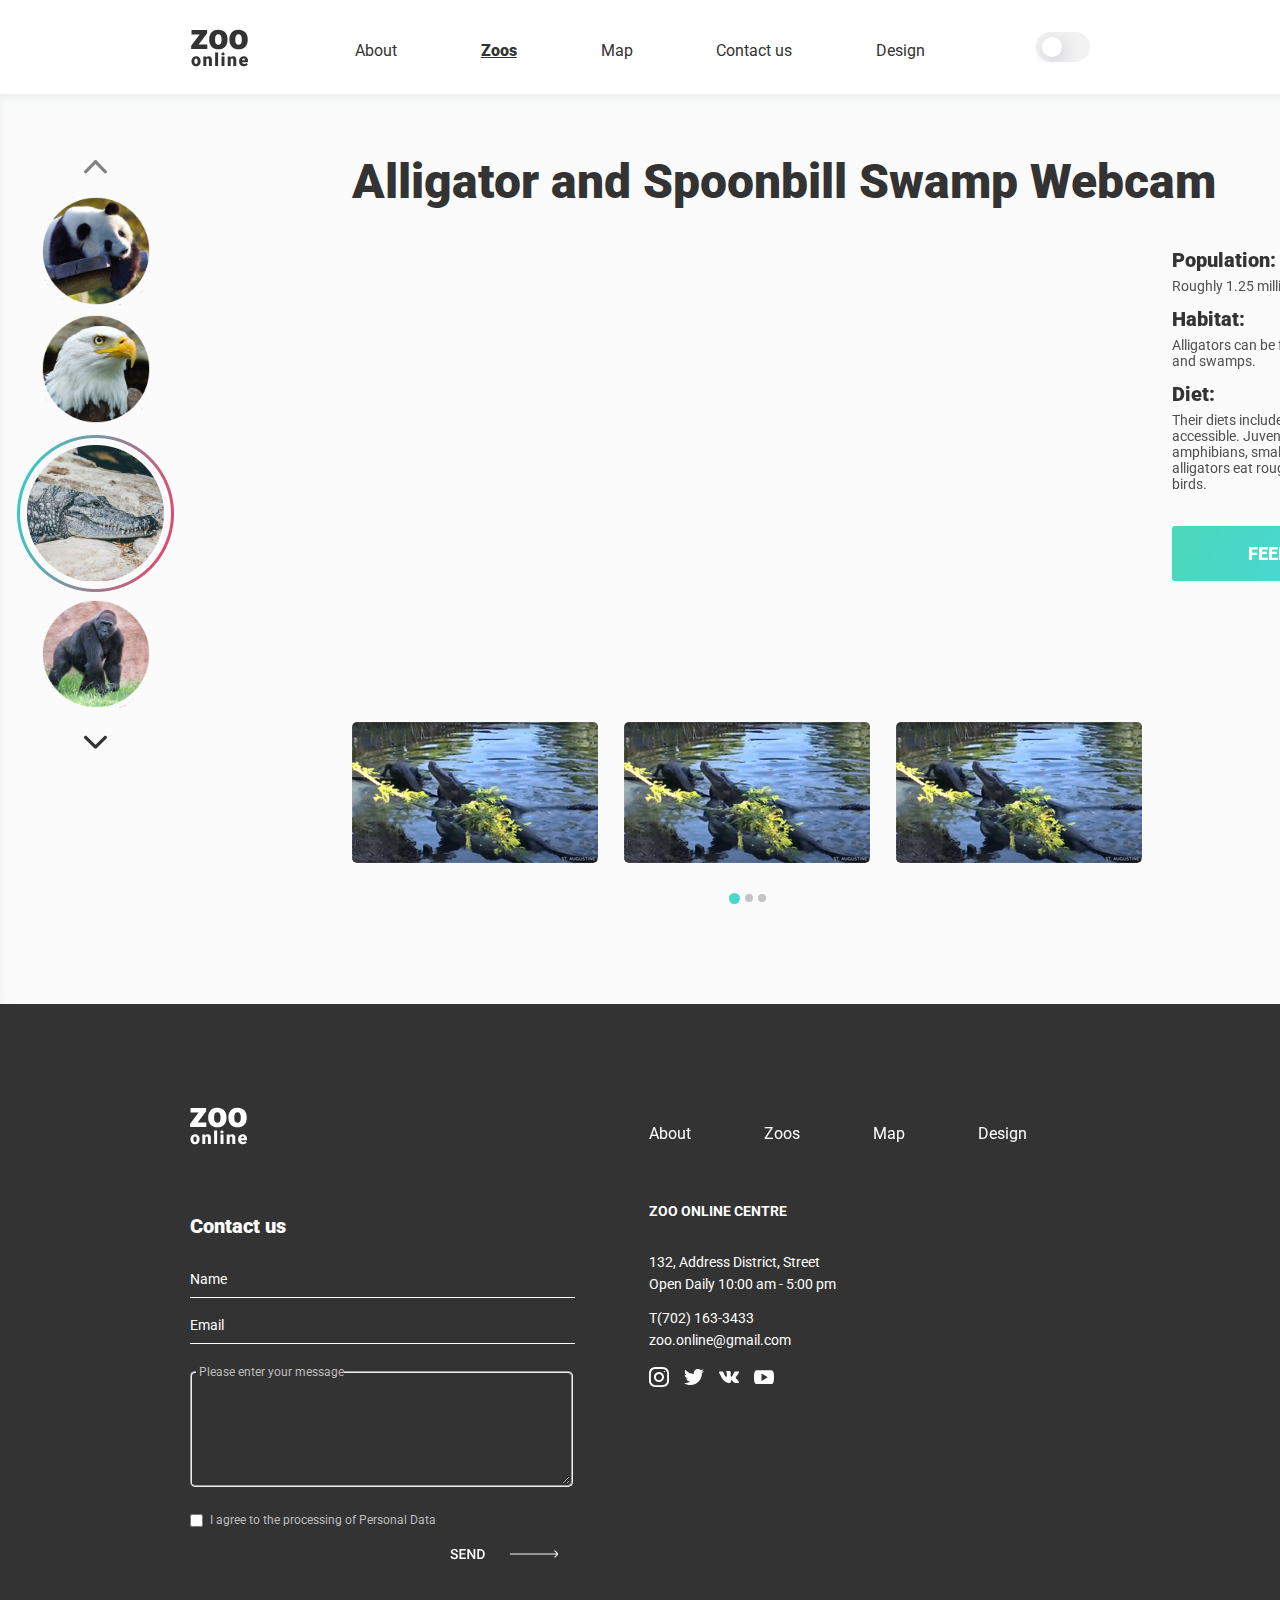
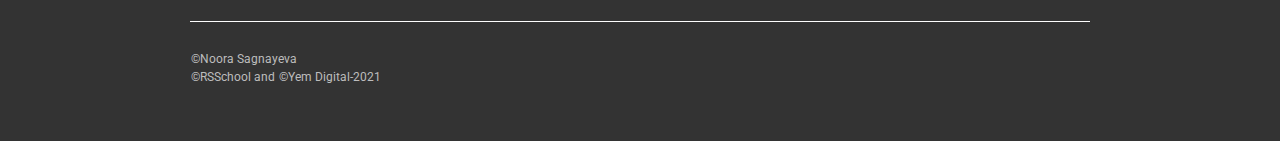
<file: zoos/croco.html>
<!DOCTYPE html>
<html lang="en">

<head>
	<meta charset="UTF-8">
	<meta http-equiv="X-UA-Compatible" content="IE=edge">
	<link href="../css/style-!zoos-panda.css" rel="stylesheet">
	<title>online-zoo</title>
</head>

<body class="light-theme constant">
	<div class="wrapper-header">
		<header>
			<div class="logo"><a href="../index.html"></a></div>
			<nav>
				<a href="../index.html">About</a>
				<a class="this-page">Zoos</a>
				<a href="../map.html">Map</a>
				<a href="#zoos-contact-us">Contact us</a>
				<a href="https://www.figma.com/file/HKt5Nlx0jghQtJp6jW9q8F/zooApp?node-id=0%3A1">Design</a>
			</nav>
			<button class="btn switch-theme"></button>
		</header>
	</div>

	<!-- Section Main -->
	<div class="wrapper-main">
		<main class="main">
			<aside class="movie-aside">
				<button class="aside-pointer aside-pointer-up"></button>
				<div class="aside-animal" title="panda"><a href="panda.html">
						<img src="../assets/movie-pictures/panda.png" alt="panda">
				</div></a>
				<div class="aside-animal" title="eagle"><a href="eagle.html">
						<img src="../assets/movie-pictures/eagle.png" alt="eagle">
				</div></a>
				<div class="aside-selected-animal" title="crocodile">
					<img src="../assets/movie-pictures/croco.png" alt="croco">
				</div>
				<div class="aside-animal" title="gorilla"><a href="gorilla.html">
						<img src="../assets/movie-pictures/gorilla.png" alt="gorilla">
				</div></a>
				<button class="aside-pointer aside-pointer-down"></button>
			</aside>

			<section class="movie-frame">

				<h2 class="movie-h1">Alligator and Spoonbill Swamp Webcam</h2>
				<iframe class="movie-screen" src="https://www.youtube.com/embed/EnxRJii_dp8"
					title="YouTube video player" frameborder="0" allowfullscreen></iframe>
				<div class="movie-slider">
					<div class="movie-picture"><img src="../assets/movie-pictures/movie-picture-croco.jpg"
							alt="movie-croco"></div>
					<div class="movie-picture"><img src="../assets/movie-pictures/movie-picture-croco.jpg"
							alt="movie-croco"></div>
					<div class="movie-picture"><img src="../assets/movie-pictures/movie-picture-croco.jpg"
							alt="movie-croco"></div>
					<div class="movie-plug"></div>

				</div>
				<div class="movie-slider-indicator">
					<div class="movie-slider-indicator-green"></div>
					<div class="movie-slider-indicator-gray"></div>
					<div class="movie-slider-indicator-gray"></div>
				</div>
			</section>
			<section class="movie-description">
				<h3 class="movie-h3">Population:</h3>
				<p class="movie-description-text">Roughly 1.25 million</p>
				<h3 class="movie-h3">Habitat:</h3>
				<p class="movie-description-text">Alligators can be found in slow-moving rivers,
					ponds, lakes and swamps. </p>
				<h3 class="movie-h3">Diet:</h3>
				<p class="movie-description-text">Their diets include prey species that are abundant
					and easily accessible. Juvenile alligators eat primarily insects, amphibians,
					small fish, and other invertebrates. Adult alligators eat rough fish, snakes,
					turtles, small mammals, and birds.</p>
				<button class="green-btn">Feed</button>
				<h1>Online Zoo</h1>

			</section>

		</main>
	</div>

	<!-- Section Footer -->
	<div class="wrapper-footer">
		<footer class="footer">
			<div class="footer-top">

				<div class="logo"><a href="../index.html"></a></div>
				<nav class="footer-nav">
					<a href="../index.html">About</a>
					<a href="#">Zoos</a>
					<a href="../map.html">Map</a>
					<a href="https://www.figma.com/file/HKt5Nlx0jghQtJp6jW9q8F/zooApp?node-id=0%3A1">Design</a>
				</nav>
				<button class="btn green-btn">Donate for volunteers</button>
			</div>

			<div class="footer-container">
				<div class="footer-contact-us">
					<h4 class="cap-h4" id="zoos-contact-us">Contact us</h4>
					<form name="contact-us-form" action="#" method="GET">
						<div class="form-blocks text-wrapper">
							Name <input class="footer-input" type="text" required></div>
						<div class="form-blocks email-wrapper">
							Email <input class="footer-input" type="email" required></div>
						<fieldset class="fieldset">
							<legend class="legend">&nbsp;Please enter your message</legend>
							<textarea class="textarea" maxlength="280" required></textarea>
						</fieldset>
						<div class="footer-checkbox-wrapper">
							<input id="footer-checkbox" type="checkbox" required>
							<label for="footer-checkbox" class="footer-checkbox-label">
								I agree to the processing of Personal Data
							</label>
						</div>
						<div class="footer-submit-wrapper">
							<button type="submit" class="footer-submit-btn" value="1"></button>
						</div>
					</form>
				</div>

				<div class="footer-online-centre">
					<h5 class="footer-h5">Zoo online centre</h5>
					<address class="footer-address">
						<span>132, Address District, Street</span>
						<span>Open Daily 10:00 am - 5:00 pm</span>
						<a class="footer-tel" href="tel:+7021633433">T(702) 163-3433</a>
						<a class="footer-mailto" href="mailto:zoo.online@gmail.com">zoo.online@gmail.com</a>
					</address>
					<nav class="footer-networks">
						<a href="https://instagram.com" class="insta"></a>
						<a href="https://twitter.com" class="twit"></a>
						<a href="https://vk.com" class="vk"></a>
						<a href="https://youtube.com" class="youtube"></a>
					</nav>

				</div>
			</div>


			<div class="footer-underline">
				<span>©Noora Sagnayeva</span><br>
				<span title="RSSchool">©RSSchool</span> and <span title="Yem Digital">©Yem Digital-2021</span>
			</div>
		</footer>
	</div>
</body>

</html>
</file>
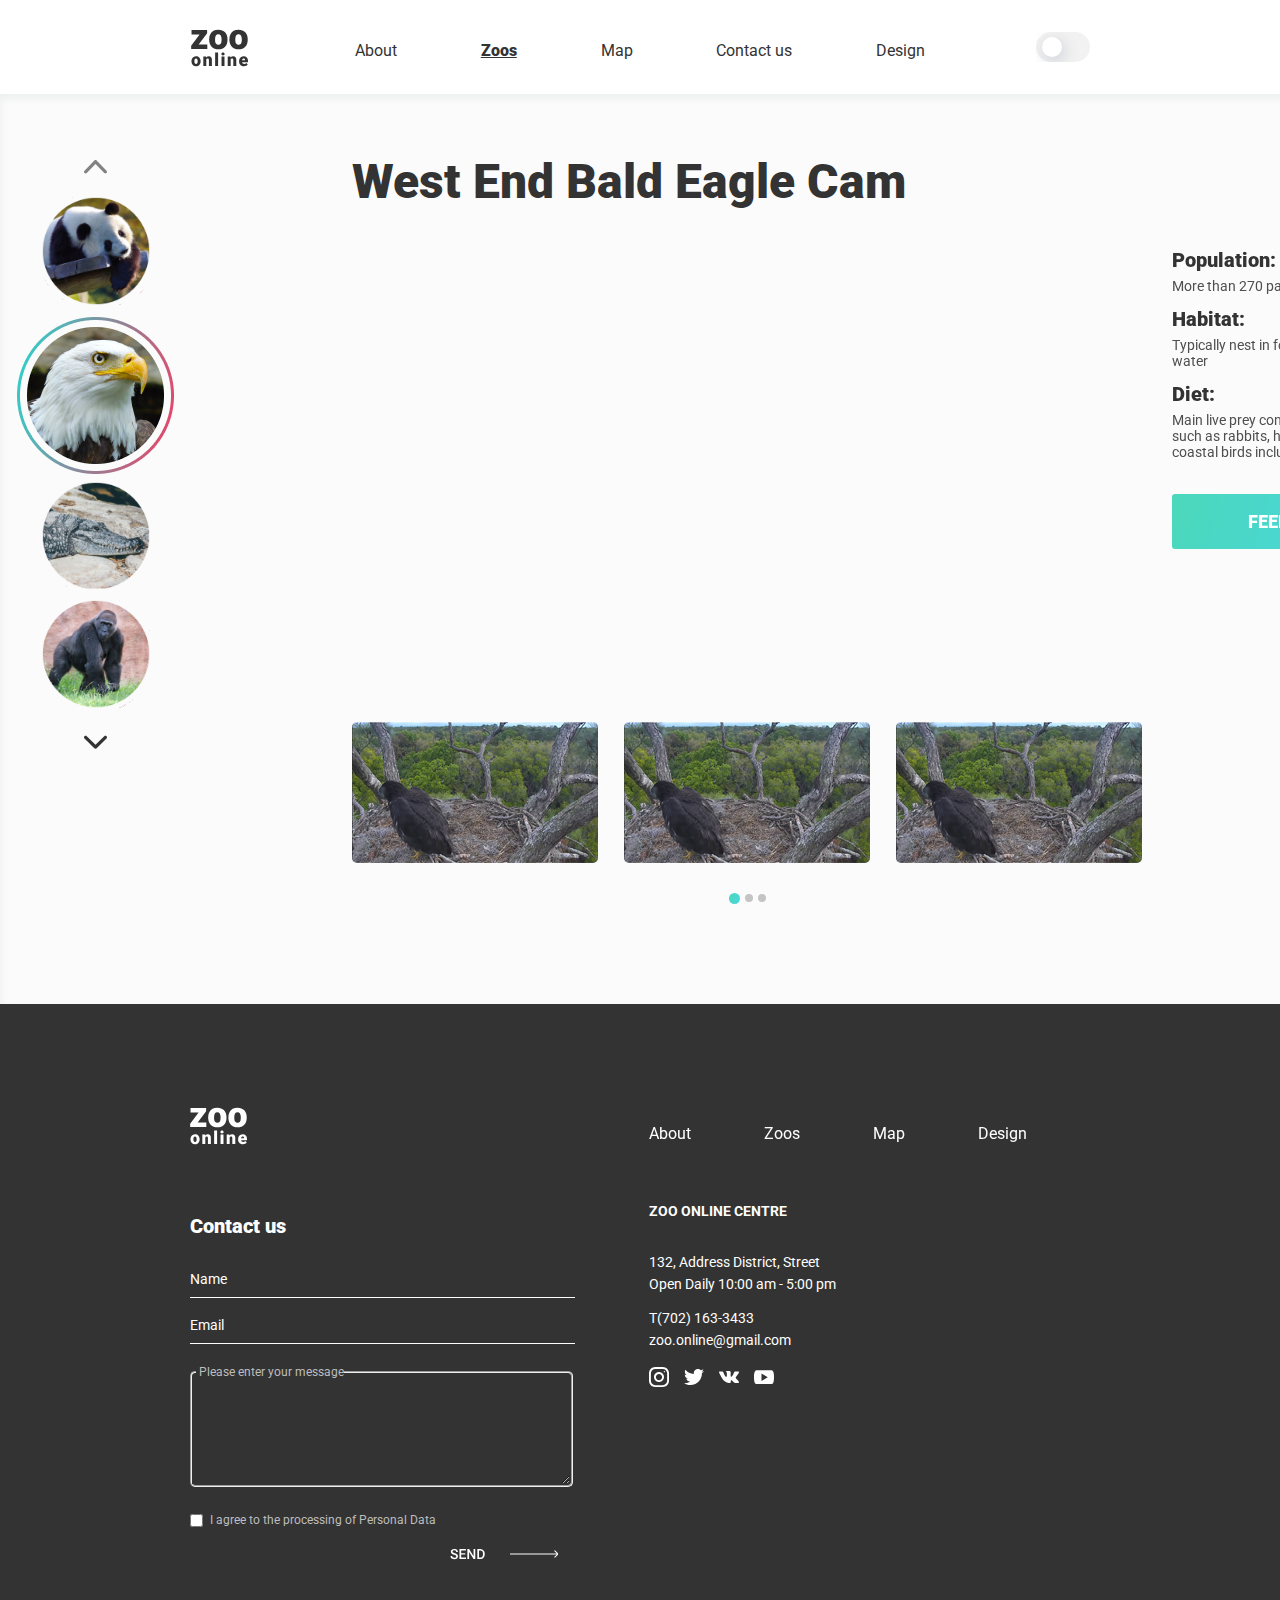
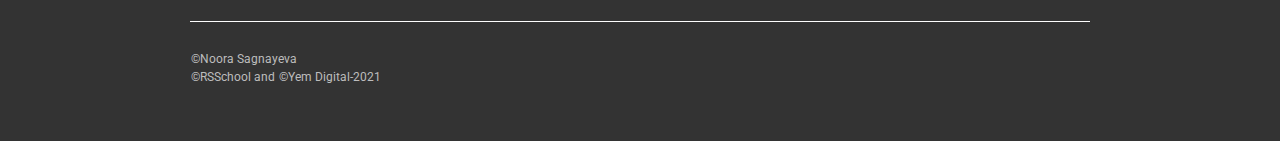
<file: zoos/eagle.html>
<!DOCTYPE html>
<html lang="en">

<head>
	<meta charset="UTF-8">
	<meta http-equiv="X-UA-Compatible" content="IE=edge">
	<link href="../css/style-!zoos-panda.css" rel="stylesheet">
	<title>online-zoo</title>
</head>

<body class="light-theme constant">
	<div class="wrapper-header">
		<header>
			<div class="logo"><a href="../index.html"></a></div>
			<nav>
				<a href="../index.html">About</a>
				<a class="this-page">Zoos</a>
				<a href="../map.html">Map</a>
				<a href="#zoos-contact-us">Contact us</a>
				<a href="https://www.figma.com/file/HKt5Nlx0jghQtJp6jW9q8F/zooApp?node-id=0%3A1">Design</a>
			</nav>
			<button class="btn switch-theme"></button>
		</header>
	</div>

	<!-- Section Main -->
	<div class="wrapper-main">
		<main class="main">
			<aside class="movie-aside">
				<button class="aside-pointer aside-pointer-up"></button>
				<div class="aside-animal" title="panda"><a href="panda.html">
						<img src="../assets/movie-pictures/panda.png" alt="panda">
				</div></a>
				<div class="aside-selected-animal" title="eagle">
					<img src="../assets/movie-pictures/eagle.png" alt="eagle">
				</div>
				<div class="aside-animal" title="crocodile"><a href="croco.html">
						<img src="../assets/movie-pictures/croco.png" alt="croco">
				</div></a>
				<div class="aside-animal" title="gorilla"><a href="gorilla.html">
						<img src="../assets/movie-pictures/gorilla.png" alt="gorilla">
				</div></a>
				<button class="aside-pointer aside-pointer-down"></button>
			</aside>

			<section class="movie-frame">

				<h2 class="movie-h1">West End Bald Eagle Cam</h2>
				<iframe class="movie-screen" src="https://www.youtube.com/embed/XfoUF8YkB7A"
					title="YouTube video player" frameborder="0" allow="autoplay; clipboard-write; 
					picture-in-picture" allowfullscreen></iframe>
				<div class="movie-slider">
					<div class="movie-picture"><img src="../assets/movie-pictures/movie-picture-eagle.jpg"
							alt="movie-eagle"></div>
					<div class="movie-picture"><img src="../assets/movie-pictures/movie-picture-eagle.jpg"
							alt="movie-eagle"></div>
					<div class="movie-picture"><img src="../assets/movie-pictures/movie-picture-eagle.jpg"
							alt="movie-eagle"></div>
					<div class="movie-plug"></div>

				</div>
				<div class="movie-slider-indicator">
					<div class="movie-slider-indicator-green"></div>
					<div class="movie-slider-indicator-gray"></div>
					<div class="movie-slider-indicator-gray"></div>
				</div>
			</section>
			<section class="movie-description">
				<h3 class="movie-h3">Population:</h3>
				<p class="movie-description-text">More than 270 pairs in 2013</p>
				<h3 class="movie-h3">Habitat:</h3>
				<p class="movie-description-text">Typically nest in forested areas
					adjacent to large bodies of water</p>
				<h3 class="movie-h3">Diet:</h3>
				<p class="movie-description-text">Main live prey consists of medium sized
					mammals and birds such as rabbits, hares, grouse and ptarmigan.
					The diet of coastal birds includes gulls and other seabirds.</p>
				<button class="green-btn">Feed</button>
				<h1>Online Zoo</h1>

			</section>

		</main>
	</div>

	<!-- Section Footer -->
	<div class="wrapper-footer">
		<footer class="footer">
			<div class="footer-top">

				<div class="logo"><a href="../index.html"></a></div>
				<nav class="footer-nav">
					<a href="../index.html">About</a>
					<a href="#">Zoos</a>
					<a href="../map.html">Map</a>
					<a href="https://www.figma.com/file/HKt5Nlx0jghQtJp6jW9q8F/zooApp?node-id=0%3A1">Design</a>
				</nav>
				<button class="btn green-btn">Donate for volunteers</button>
			</div>

			<div class="footer-container">
				<div class="footer-contact-us">
					<h4 class="cap-h4" id="zoos-contact-us">Contact us</h4>
					<form name="contact-us-form" action="#" method="GET">
						<div class="form-blocks text-wrapper">
							Name <input class="footer-input" type="text" required></div>
						<div class="form-blocks email-wrapper">
							Email <input class="footer-input" type="email" required></div>
						<fieldset class="fieldset">
							<legend class="legend">&nbsp;Please enter your message</legend>
							<textarea class="textarea" maxlength="280" required></textarea>
						</fieldset>
						<div class="footer-checkbox-wrapper">
							<input id="footer-checkbox" type="checkbox" required>
							<label for="footer-checkbox" class="footer-checkbox-label">
								I agree to the processing of Personal Data
							</label>
						</div>
						<div class="footer-submit-wrapper">
							<button type="submit" class="footer-submit-btn" value="1"></button>
						</div>
					</form>
				</div>

				<div class="footer-online-centre">
					<h5 class="footer-h5">Zoo online centre</h5>
					<address class="footer-address">
						<span>132, Address District, Street</span>
						<span>Open Daily 10:00 am - 5:00 pm</span>
						<a class="footer-tel" href="tel:+7021633433">T(702) 163-3433</a>
						<a class="footer-mailto" href="mailto:zoo.online@gmail.com">zoo.online@gmail.com</a>
					</address>
					<nav class="footer-networks">
						<a href="https://instagram.com" class="insta"></a>
						<a href="https://twitter.com" class="twit"></a>
						<a href="https://vk.com" class="vk"></a>
						<a href="https://youtube.com" class="youtube"></a>
					</nav>

				</div>
			</div>


			<div class="footer-underline">
				<span>©Noora Sagnayeva</span><br>
				<span title="RSSchool">©RSSchool</span> and <span title="Yem Digital">©Yem Digital-2021</span>
			</div>
		</footer>
	</div>
</body>

</html>
</file>
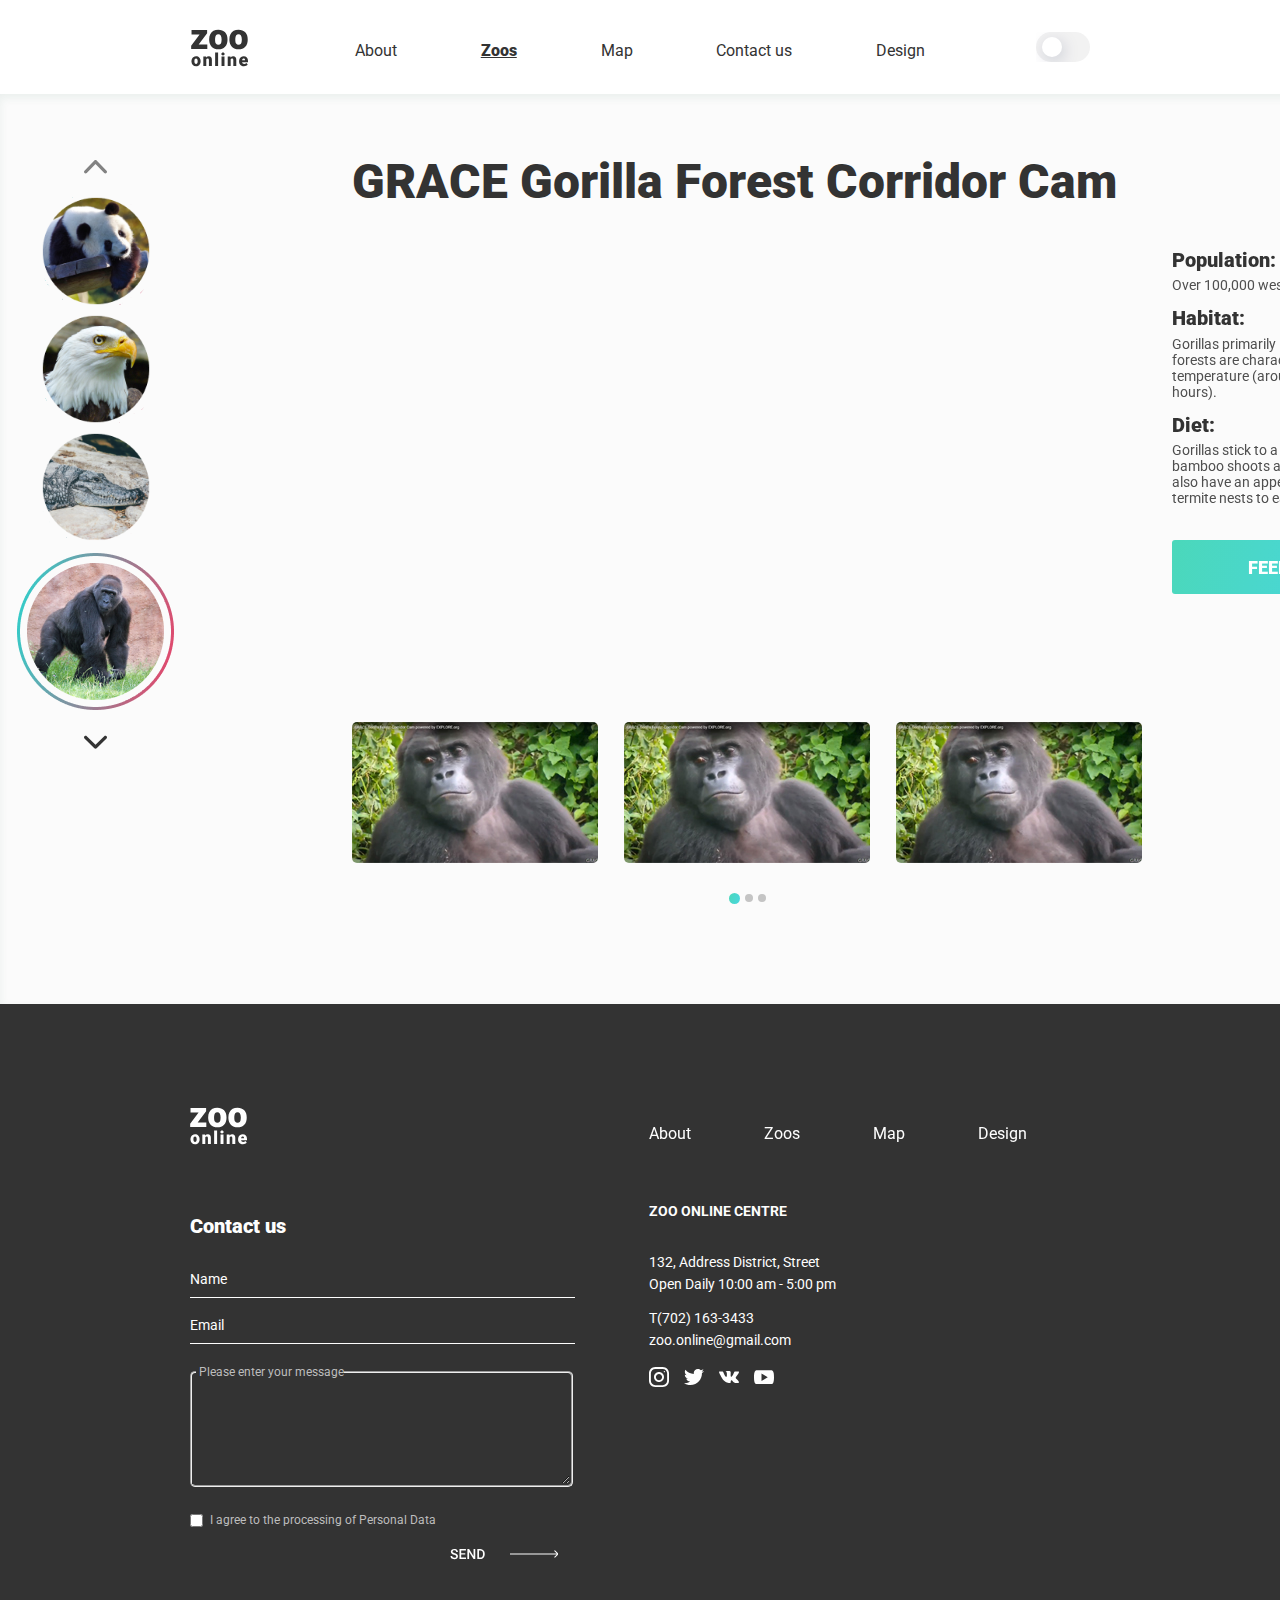
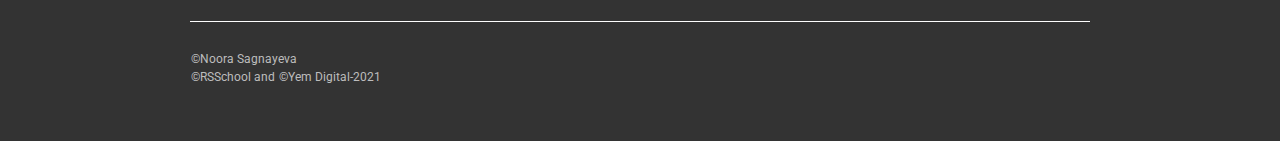
<file: zoos/gorilla.html>
<!DOCTYPE html>
<html lang="en">

<head>
	<meta charset="UTF-8">
	<meta http-equiv="X-UA-Compatible" content="IE=edge">
	<link href="../css/style-!zoos-panda.css" rel="stylesheet">
	<title>online-zoo</title>
</head>

<body class="light-theme constant">
	<div class="wrapper-header">
		<header>
			<div class="logo"><a href="../index.html"></a></div>
			<nav>
				<a href="../index.html">About</a>
				<a class="this-page">Zoos</a>
				<a href="../map.html">Map</a>
				<a href="#zoos-contact-us">Contact us</a>
				<a href="https://www.figma.com/file/HKt5Nlx0jghQtJp6jW9q8F/zooApp?node-id=0%3A1">Design</a>
			</nav>
			<button class="btn switch-theme"></button>
		</header>
	</div>

	<!-- Section Main -->
	<div class="wrapper-main">
		<main class="main">
			<aside class="movie-aside">
				<button class="aside-pointer aside-pointer-up"></button>
				<div class="aside-animal" title="panda"><a href="panda.html">
						<img src="../assets/movie-pictures/panda.png" alt="panda">
					</a></div>
				<div class="aside-animal" title="eagle"><a href="eagle.html">
						<img src="../assets/movie-pictures/eagle.png" alt="eagle">
					</a></div>
				<div class="aside-animal" title="crocodile"><a href="croco.html">
						<img src="../assets/movie-pictures/croco.png" alt="croco">
					</a></div>
				<div class="aside-selected-animal" title="gorilla"><img src="../assets/movie-pictures/gorilla.png"
						alt="gorilla">
				</div>
				<button class="aside-pointer aside-pointer-down"></button>
			</aside>

			<section class="movie-frame">

				<h2 class="movie-h1">GRACE Gorilla Forest Corridor Cam</h2>
				<iframe class="movie-screen" src="https://www.youtube.com/embed/rgXWDk7rh4w"
					title="YouTube video player" frameborder="0" allowfullscreen></iframe>
				<div class="movie-slider">
					<div class="movie-picture"><img src="../assets/movie-pictures/movie-picture-gorilla.jpg"
							alt="movie-gorilla"></div>
					<div class="movie-picture"><img src="../assets/movie-pictures/movie-picture-gorilla.jpg"
							alt="movie-gorilla"></div>
					<div class="movie-picture"><img src="../assets/movie-pictures/movie-picture-gorilla.jpg"
							alt="movie-gorilla"></div>
					<div class="movie-plug"></div>

				</div>
				<div class="movie-slider-indicator">
					<div class="movie-slider-indicator-green"></div>
					<div class="movie-slider-indicator-gray"></div>
					<div class="movie-slider-indicator-gray"></div>
				</div>
			</section>
			<section class="movie-description">
				<h3 class="movie-h3">Population:</h3>
				<p class="movie-description-text">Over 100,000 western lowland gorillas</p>
				<h3 class="movie-h3">Habitat:</h3>
				<p class="movie-description-text">Gorillas primarily inhabit tropical forest
					habitats.Tropical forests are characterized as having little variance in
					temperature (around 23°C) and length of daylight (around 12 hours).</p>
				<h3 class="movie-h3">Diet:</h3>
				<p class="movie-description-text">Gorillas stick to a mainly vegetarian diet,
					feeding on stems, bamboo shoots and fruits. Western lowland gorillas,
					however, also have an appetite for termites and ants, and break open
					termite nests to eat the larvae.</p>
				<button class="green-btn">Feed</button>
				<h1>Online Zoo</h1>

			</section>

		</main>
	</div>

	<!-- Section Footer -->
	<div class="wrapper-footer">
		<footer class="footer">
			<div class="footer-top">

				<div class="logo"><a href="../index.html"></a></div>
				<nav class="footer-nav">
					<a href="../index.html">About</a>
					<a href="#">Zoos</a>
					<a href="../map.html">Map</a>
					<a href="https://www.figma.com/file/HKt5Nlx0jghQtJp6jW9q8F/zooApp?node-id=0%3A1">Design</a>
				</nav>
				<button class="btn green-btn">Donate for volunteers</button>
			</div>

			<div class="footer-container">
				<div class="footer-contact-us">
					<h4 class="cap-h4" id="zoos-contact-us">Contact us</h4>
					<form name="contact-us-form" action="#" method="GET">
						<div class="form-blocks text-wrapper">
							Name <input class="footer-input" type="text" required></div>
						<div class="form-blocks email-wrapper">
							Email <input class="footer-input" type="email" required></div>
						<fieldset class="fieldset">
							<legend class="legend">&nbsp;Please enter your message</legend>
							<textarea class="textarea" maxlength="280" required></textarea>
						</fieldset>
						<div class="footer-checkbox-wrapper">
							<input id="footer-checkbox" type="checkbox" required>
							<label for="footer-checkbox" class="footer-checkbox-label">
								I agree to the processing of Personal Data
							</label>
						</div>
						<div class="footer-submit-wrapper">
							<button type="submit" class="footer-submit-btn" value="1"></button>
						</div>
					</form>
				</div>

				<div class="footer-online-centre">
					<h5 class="footer-h5">Zoo online centre</h5>
					<address class="footer-address">
						<span>132, Address District, Street</span>
						<span>Open Daily 10:00 am - 5:00 pm</span>
						<a class="footer-tel" href="tel:+7021633433">T(702) 163-3433</a>
						<a class="footer-mailto" href="mailto:zoo.online@gmail.com">zoo.online@gmail.com</a>
					</address>
					<nav class="footer-networks">
						<a href="https://instagram.com" class="insta"></a>
						<a href="https://twitter.com" class="twit"></a>
						<a href="https://vk.com" class="vk"></a>
						<a href="https://youtube.com" class="youtube"></a>
					</nav>

				</div>
			</div>


			<div class="footer-underline">
				<span>©Noora Sagnayeva</span><br>
				<span title="RSSchool">©RSSchool</span> and <span title="Yem Digital">©Yem Digital-2021</span>
			</div>
		</footer>
	</div>
</body>

</html>
</file>
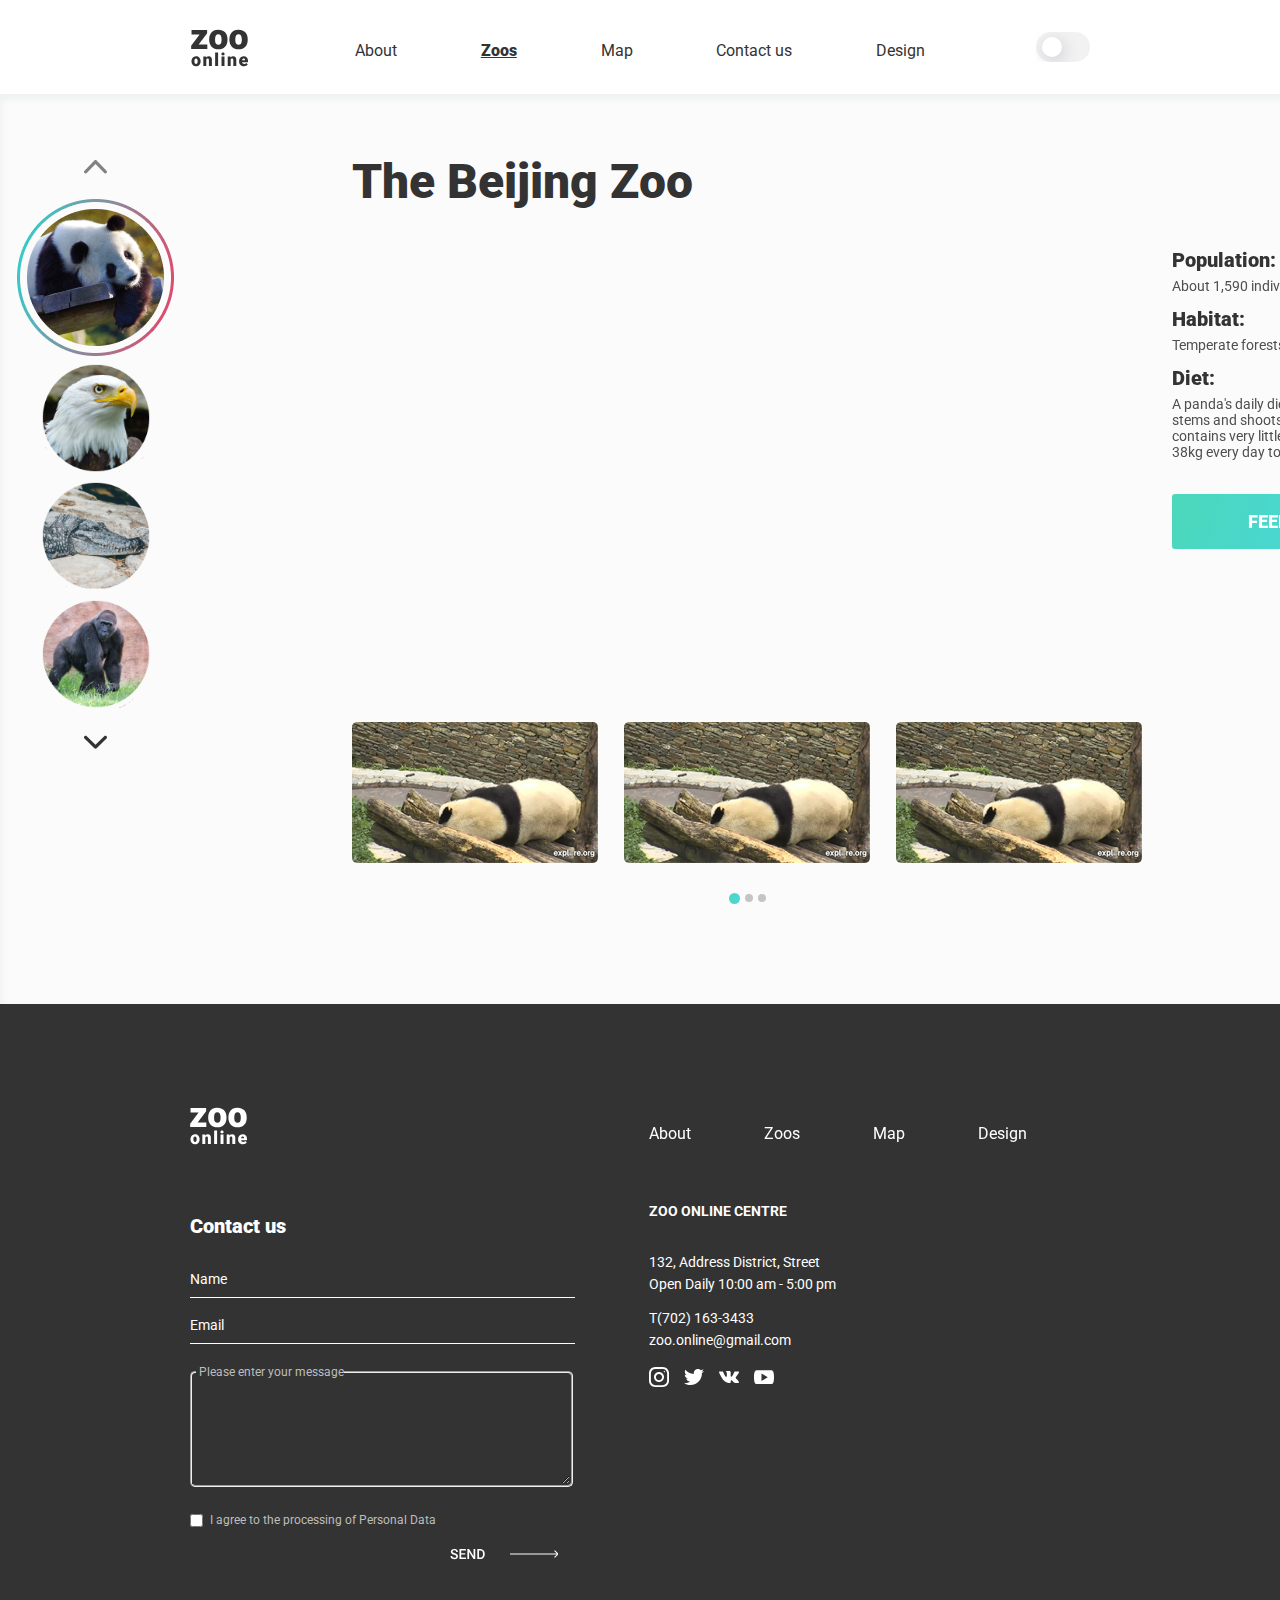
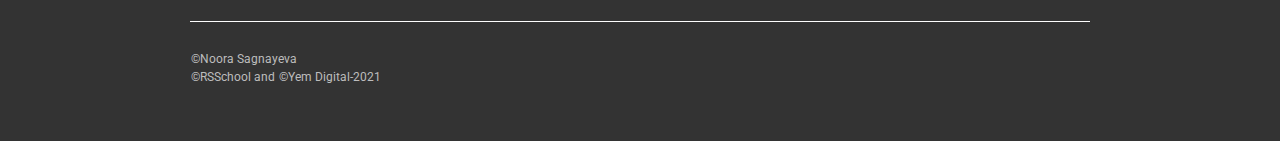
<file: zoos/panda.html>
<!DOCTYPE html>
<html lang="en">

<head>
	<meta charset="UTF-8">
	<meta http-equiv="X-UA-Compatible" content="IE=edge">
	<link href="../css/style-!zoos-panda.css" rel="stylesheet">
	<title>online-zoo</title>
</head>

<body class="light-theme constant">
	<div class="wrapper-header">
		<header>
			<div class="logo"><a href="../index.html"></a></div>
			<nav>
				<a href="../index.html">About</a>
				<a class="this-page">Zoos</a>
				<a href="../map.html">Map</a>
				<a href="#zoos-contact-us">Contact us</a>
				<a href="https://www.figma.com/file/HKt5Nlx0jghQtJp6jW9q8F/zooApp?node-id=0%3A1">Design</a>
			</nav>
			<button class="btn switch-theme"></button>
		</header>
	</div>

	<!-- Section Main -->
	<div class="wrapper-main">
		<main class="main">
			<aside class="movie-aside">
				<button class="aside-pointer aside-pointer-up"></button>
				<div class="aside-selected-animal" title="panda">
					<img src="../assets/movie-pictures/panda.png" alt="panda">
				</div>
				<div class="aside-animal" title="eagle"><a href="eagle.html">
						<img src="../assets/movie-pictures/eagle.png" alt="eagle">
				</div></a>
				<div class="aside-animal" title="crocodile"><a href="croco.html">
						<img src="../assets/movie-pictures/croco.png" alt="croco">
				</div></a>
				<div class="aside-animal" title="gorilla"><a href="gorilla.html">
						<img src="../assets/movie-pictures/gorilla.png" alt="gorilla">
				</div></a>
				<button class="aside-pointer aside-pointer-down"></button>
			</aside>

			<section class="movie-frame">

				<h2 class="movie-h1">The Beijing Zoo</h2>
				<iframe class="movie-screen" src="https://www.youtube.com/embed/OObOQ2GElhA"
					title="YouTube video player" frameborder="0" allowfullscreen></iframe>
				<div class="movie-slider">
					<div class="movie-picture"><img src="../assets/movie-pictures/movie-picture-panda.jpg"
							alt="movie-panda"></div>
					<div class="movie-picture"><img src="../assets/movie-pictures/movie-picture-panda.jpg"
							alt="movie-panda"></div>
					<div class="movie-picture"><img src="../assets/movie-pictures/movie-picture-panda.jpg"
							alt="movie-panda"></div>
					<div class="movie-plug"></div>

				</div>
				<div class="movie-slider-indicator">
					<div class="movie-slider-indicator-green"></div>
					<div class="movie-slider-indicator-gray"></div>
					<div class="movie-slider-indicator-gray"></div>
				</div>
			</section>
			<section class="movie-description">
				<h3 class="movie-h3">Population:</h3>
				<p class="movie-description-text">About 1,590 individuals</p>
				<h3 class="movie-h3">Habitat:</h3>
				<p class="movie-description-text">Temperate forests high in
					the mountains of southwest China</p>
				<h3 class="movie-h3">Diet:</h3>
				<p class="movie-description-text">A panda's daily diet consists
					almost entirely of the leaves, stems and shoots of various
					bamboo species. Bamboo contains very little nutritional value
					so pandas must eat 12-38kg every day to meet their energy needs.</p>
				<button class="green-btn">Feed</button>

				<!--	start Pop up to feed animal CSS in common ---------------------------------------------------------------- -->
				<div class="popup-container">
					<div class="popup-frame">
						<h3 class="popup-h3">Donate for your animal </h3>
						<div class="block block-choose">
							<fieldset>
								<legend>To donate</legend>
							</fieldset>
							<fieldset>
								<legend>To donate</legend>
							</fieldset>
						</div>
						<div class="block-about">
							<h4>About you</h4>
							<h4>Checkout</h4>
						</div>
						<div class="block block-name">
							<fieldset>
								<legend>To donate</legend>
							</fieldset>
							<fieldset>
								<legend>To donate</legend>
							</fieldset>
						</div>

						<div class="block block-emai">
							<fieldset>
								<legend>To donate</legend>
							</fieldset>
							<fieldset>
								<legend>To donate</legend>
							</fieldset>

						</div>
						<div class="block block-phone">
							<fieldset>
								<legend>To donate</legend>
							</fieldset>
							<fieldset>
								<legend>To donate</legend>
							</fieldset>

						</div>
						<div class="block-agreement">If don’t cancel your subscription
							before the trial ends on April 15, 2021, you agree that you will
							automatically be charged</div>
						<button class="btn-donate"></button>
					</div>
				</div>
				<!--	endPop up to feed animal ---------------------------------------------------------------- -->

				<h1>Online Zoo</h1>

			</section>

		</main>
	</div>

	<!-- Section Footer -->
	<div class="wrapper-footer">
		<footer class="footer">
			<div class="footer-top">

				<div class="logo"><a href="../index.html"></a></div>
				<nav class="footer-nav">
					<a href="../index.html">About</a>
					<a href="#">Zoos</a>
					<a href="../map.html">Map</a>
					<a href="https://www.figma.com/file/HKt5Nlx0jghQtJp6jW9q8F/zooApp?node-id=0%3A1">Design</a>
				</nav>
				<button class="btn green-btn">Donate for volunteers</button>
			</div>

			<div class="footer-container">
				<div class="footer-contact-us">
					<h4 class="cap-h4" id="zoos-contact-us">Contact us</h4>
					<form name="contact-us-form" action="#" method="GET">
						<div class="form-blocks text-wrapper">
							Name <input class="footer-input" type="text" required></div>
						<div class="form-blocks email-wrapper">
							Email <input class="footer-input" type="email" required></div>
						<fieldset class="fieldset">
							<legend class="legend">&nbsp;Please enter your message</legend>
							<textarea class="textarea" maxlength="280" required></textarea>
						</fieldset>
						<div class="footer-checkbox-wrapper">
							<input id="footer-checkbox" type="checkbox" required>
							<label for="footer-checkbox" class="footer-checkbox-label">
								I agree to the processing of Personal Data
							</label>
						</div>
						<div class="footer-submit-wrapper">
							<button type="submit" class="footer-submit-btn" value="1"></button>
						</div>
					</form>
				</div>

				<div class="footer-online-centre">
					<h5 class="footer-h5">Zoo online centre</h5>
					<address class="footer-address">
						<span>132, Address District, Street</span>
						<span>Open Daily 10:00 am - 5:00 pm</span>
						<a class="footer-tel" href="tel:+7021633433">T(702) 163-3433</a>
						<a class="footer-mailto" href="mailto:zoo.online@gmail.com">zoo.online@gmail.com</a>
					</address>
					<nav class="footer-networks">
						<a href="https://instagram.com" class="insta"></a>
						<a href="https://twitter.com" class="twit"></a>
						<a href="https://vk.com" class="vk"></a>
						<a href="https://youtube.com" class="youtube"></a>
					</nav>

				</div>
			</div>


			<div class="footer-underline">
				<span>©Noora Sagnayeva</span><br>
				<span title="RSSchool">©RSSchool</span> and <span title="Yem Digital">©Yem Digital-2021</span>
			</div>
		</footer>
	</div>
</body>

</html>
</file>
<file: online-zoo/css/style.css>
@import url("style-variables.css");
@import url('https://fonts.googleapis.com/css2?family=Roboto:wght@400;500;600;700;900&display=swap');
@import url("style-init.css");
@import url("style-common-elements.css");

@import url("style-wrappers.css");
@import url("style-header.css");
@import url("style-watch.css");
@import url("style-how-it.css");
@import url("style-what-inspires.css");
@import url("style-pets.css");
@import url("style-pay.css");
@import url("style-testi.css");
@import url("style-header-map-2.css");
@import url("style-map-2.css");
@import url("style-footer.css");
</file>
<file: css/style-!map.css>
@import url("style-variables.css");
@import url('https://fonts.googleapis.com/css2?family=Roboto:wght@400;500;600;700;900&display=swap');
@import url("style-init.css");
@import url("style-common-elements.css");

@import url("style-wrappers.css");
@import url("style-header.css");
@import url("style-choose-your.css");
@import url("style-map-2.css");
@import url("style-footer.css");
</file>
<file: css/style-!zoos-panda.css>
@import url("style-variables.css");
@import url('https://fonts.googleapis.com/css2?family=Roboto:wght@400;500;600;700;900&display=swap');
@import url("style-init.css");
@import url("style-common-elements.css");

@import url("style-wrappers.css");
@import url("style-header.css");
@import url("style-!zoos-main.css");
@import url("style-footer.css");
</file>
